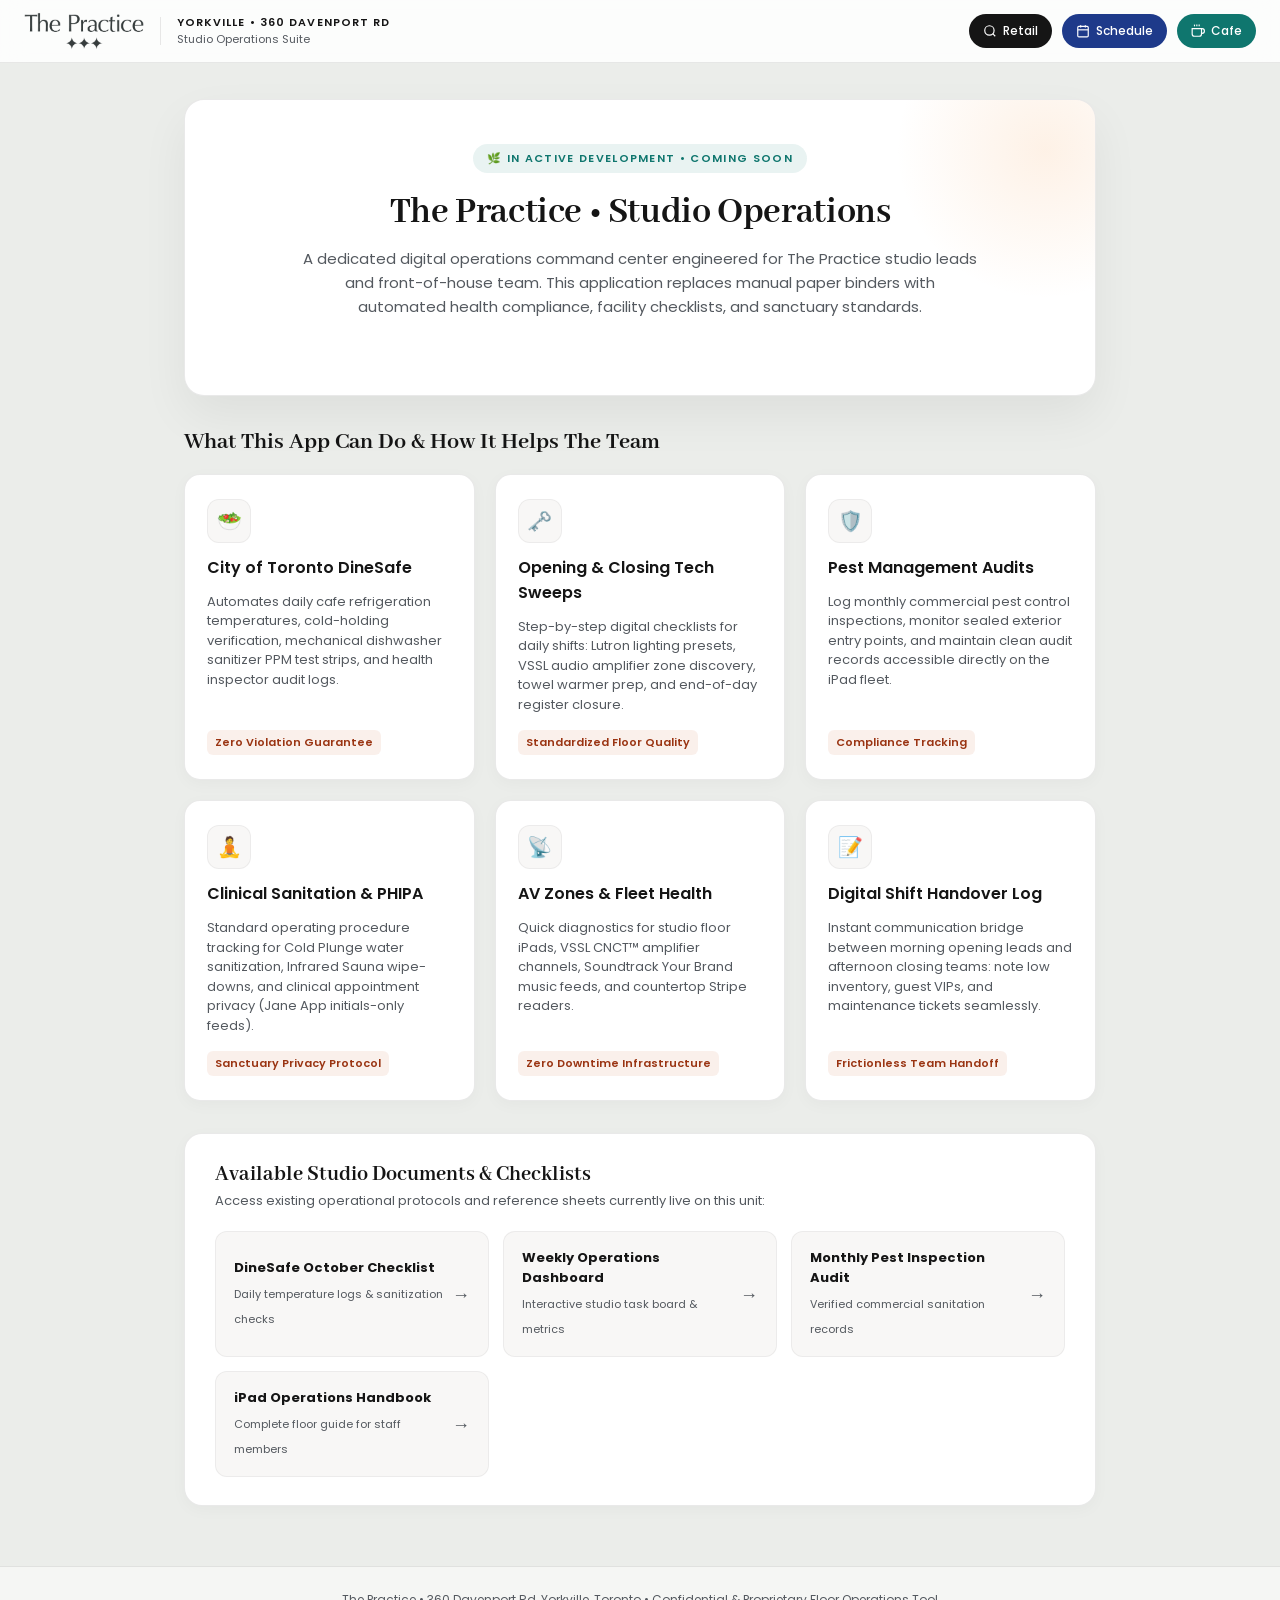
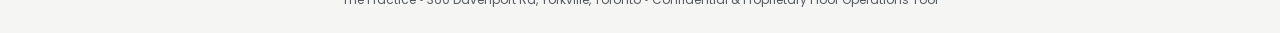
<file: operations/index.html>
<!DOCTYPE html>
<html lang="en">
<head>
  <meta charset="UTF-8">
  <meta name="viewport" content="width=device-width, initial-scale=1.0, maximum-scale=1.0, user-scalable=no, viewport-fit=cover">
  <title>The Practice • Studio Operations Suite</title>

  <!-- PWA & Apple Web App Meta Tags -->
  <meta name="theme-color" content="#EBEDEA">
  <meta name="apple-mobile-web-app-capable" content="yes">
  <meta name="apple-mobile-web-app-status-bar-style" content="default">
  <meta name="apple-mobile-web-app-title" content="The Practice Ops">
  <link rel="apple-touch-icon" href="../assets/apple-touch-icon.png">
  <link rel="icon" type="image/png" href="../assets/apple-touch-icon.png">

  <!-- Official The Practice Fonts: Abhaya Libre + Poppins -->
  <link rel="preconnect" href="https://fonts.googleapis.com">
  <link rel="preconnect" href="https://fonts.gstatic.com" crossorigin>
  <link href="https://fonts.googleapis.com/css2?family=Abhaya+Libre:wght@500;600;700&family=Poppins:wght@300;400;500;600;700&family=JetBrains+Mono:wght@400;500;600&display=swap" rel="stylesheet">

  <style>
    /* ==========================================================================
       THE PRACTICE • OFFICIAL BRAND DESIGN TOKENS
       ========================================================================== */
    @font-face {
      font-family: 'Optima';
      src: url('../assets/optima-regular.woff2') format('woff2'),
           url('../assets/optima-regular.woff') format('woff'),
           url('../assets/optima-regular.ttf') format('truetype');
      font-weight: normal;
      font-style: normal;
      font-display: swap;
    }

    :root {
      --color-bg-sage: #EBEDEA;           /* Architectural mineral lime stone */
      --color-primary: #151515;           /* Deep sanctuary charcoal */
      --color-text: #333333;              /* High-legibility charcoal slate */
      --color-text-muted: #54595F;        /* Muted editorial grey */
      --color-card-bg: #FFFFFF;           /* Alabaster white card surface */
      --color-surface: #F8F7F6;           /* Alabaster cream */
      --color-accent-amber: #F5A258;      /* Warm golden terracotta / amber */
      --color-accent-peach: #FFBC7D;      /* Soft transition peach */
      --color-button-indigo: #03095F;     /* Signature indigo / navy button */
      --color-ops-green: #2F4538;         /* Deep sanctuary pine / ops green */
      --color-border: rgba(21, 21, 21, 0.09);
      --color-border-subtle: rgba(21, 21, 21, 0.05);

      --font-heading: 'Abhaya Libre', 'Optima', Georgia, serif;
      --font-body: 'Poppins', -apple-system, BlinkMacSystemFont, "Segoe UI", Roboto, sans-serif;
      --font-mono: 'JetBrains Mono', Menlo, Monaco, Consolas, monospace;
    }

    * {
      box-sizing: border-box;
      margin: 0;
      padding: 0;
      -webkit-tap-highlight-color: transparent;
    }

    body {
      font-family: var(--font-body);
      background-color: var(--color-bg-sage);
      color: var(--color-text);
      min-height: 100vh;
      display: flex;
      flex-direction: column;
      overflow-x: hidden;
    }

    /* Top App Header */
    .app-header {
      background: rgba(255, 255, 255, 0.85);
      backdrop-filter: blur(12px);
      -webkit-backdrop-filter: blur(12px);
      border-bottom: 1px solid var(--color-border);
      padding: 12px 24px;
      display: flex;
      align-items: center;
      justify-content: space-between;
      position: sticky;
      top: 0;
      z-index: 100;
    }

    .header-left {
      display: flex;
      align-items: center;
      gap: 16px;
    }

    .brand-logo-img {
      height: 38px;
      width: auto;
      display: block;
    }

    .brand-divider {
      width: 1px;
      height: 28px;
      background: var(--color-border);
    }

    .brand-meta {
      display: flex;
      flex-direction: column;
    }

    .brand-location {
      font-size: 11px;
      font-weight: 600;
      letter-spacing: 0.1em;
      color: var(--color-primary);
      text-transform: uppercase;
    }

    .brand-subtitle {
      font-size: 11px;
      color: var(--color-text-muted);
    }

    .header-right {
      display: flex;
      align-items: center;
      gap: 10px;
    }

    .header-nav-btn {
      display: inline-flex;
      align-items: center;
      gap: 6px;
      padding: 8px 14px;
      border-radius: 999px;
      font-size: 12px;
      font-weight: 500;
      text-decoration: none;
      transition: all 0.2s ease;
      color: #FFFFFF;
      background: var(--color-primary);
    }

    .header-nav-btn:hover {
      transform: translateY(-1px);
      box-shadow: 0 4px 12px rgba(21, 21, 21, 0.15);
    }

    /* Main Container */
    .main-content {
      flex: 1;
      max-width: 960px;
      width: 100%;
      margin: 0 auto;
      padding: 36px 24px 60px;
      display: flex;
      flex-direction: column;
      gap: 32px;
    }

    /* Hero Card */
    .hero-card {
      background: #FFFFFF;
      border-radius: 20px;
      box-shadow: 0 20px 48px rgba(21, 21, 21, 0.06);
      border: 1px solid var(--color-border);
      padding: 44px 40px;
      text-align: center;
      position: relative;
      overflow: hidden;
    }

    .hero-ambient-glow {
      position: absolute;
      top: -100px;
      right: -100px;
      width: 300px;
      height: 300px;
      background: radial-gradient(circle, rgba(245, 162, 88, 0.15) 0%, rgba(255, 255, 255, 0) 70%);
      pointer-events: none;
    }

    .status-badge {
      display: inline-block;
      font-size: 11px;
      font-weight: 600;
      letter-spacing: 0.12em;
      text-transform: uppercase;
      color: #0F766E;
      background: rgba(15, 118, 110, 0.09);
      padding: 6px 14px;
      border-radius: 999px;
      margin-bottom: 18px;
    }

    .hero-title {
      font-family: var(--font-heading);
      font-size: 38px;
      color: var(--color-primary);
      margin-bottom: 12px;
      letter-spacing: -0.01em;
      line-height: 1.15;
    }

    .hero-subtitle {
      font-size: 15px;
      color: var(--color-text-muted);
      max-width: 680px;
      margin: 0 auto 32px;
      line-height: 1.6;
    }

    /* Capabilities Grid */
    .capabilities-section-title {
      font-family: var(--font-heading);
      font-size: 24px;
      color: var(--color-primary);
      margin-bottom: 18px;
    }

    .capabilities-grid {
      display: grid;
      grid-template-columns: repeat(auto-fit, minmax(280px, 1fr));
      gap: 20px;
    }

    .capability-card {
      background: #FFFFFF;
      border-radius: 16px;
      border: 1px solid var(--color-border);
      padding: 24px 22px;
      display: flex;
      flex-direction: column;
      gap: 12px;
      transition: all 0.2s ease;
      box-shadow: 0 4px 16px rgba(21, 21, 21, 0.03);
    }

    .capability-card:hover {
      transform: translateY(-2px);
      box-shadow: 0 8px 24px rgba(21, 21, 21, 0.08);
      border-color: rgba(21, 21, 21, 0.18);
    }

    .capability-icon-wrap {
      width: 44px;
      height: 44px;
      border-radius: 12px;
      display: flex;
      align-items: center;
      justify-content: center;
      font-size: 20px;
      background: var(--color-surface);
      border: 1px solid var(--color-border-subtle);
    }

    .capability-title {
      font-size: 16px;
      font-weight: 600;
      color: var(--color-primary);
    }

    .capability-desc {
      font-size: 13px;
      color: var(--color-text-muted);
      line-height: 1.5;
      flex: 1;
    }

    .capability-tag {
      font-size: 11px;
      font-weight: 600;
      color: #9A3412;
      background: rgba(194, 65, 12, 0.08);
      padding: 4px 8px;
      border-radius: 6px;
      align-self: flex-start;
      margin-top: 4px;
    }

    /* Live Tools Section */
    .tools-section {
      background: #FFFFFF;
      border-radius: 18px;
      border: 1px solid var(--color-border);
      padding: 28px 30px;
      box-shadow: 0 4px 16px rgba(21, 21, 21, 0.03);
    }

    .tools-title-group {
      margin-bottom: 20px;
    }

    .tools-title {
      font-family: var(--font-heading);
      font-size: 22px;
      color: var(--color-primary);
      margin-bottom: 4px;
    }

    .tools-sub {
      font-size: 13px;
      color: var(--color-text-muted);
    }

    .tools-list {
      display: grid;
      grid-template-columns: repeat(auto-fit, minmax(260px, 1fr));
      gap: 14px;
    }

    .tool-link-card {
      display: flex;
      align-items: center;
      justify-content: space-between;
      padding: 16px 18px;
      border-radius: 12px;
      background: var(--color-surface);
      border: 1px solid var(--color-border-subtle);
      text-decoration: none;
      color: var(--color-primary);
      transition: all 0.2s ease;
    }

    .tool-link-card:hover {
      background: #FFFFFF;
      border-color: var(--color-border);
      box-shadow: 0 4px 12px rgba(21, 21, 21, 0.06);
      transform: translateX(2px);
    }

    .tool-info strong {
      display: block;
      font-size: 13px;
      margin-bottom: 2px;
    }

    .tool-info span {
      font-size: 11px;
      color: var(--color-text-muted);
    }

    .tool-arrow {
      color: var(--color-text-muted);
      font-size: 18px;
      margin-left: 8px;
    }

    /* Footer */
    .app-footer {
      text-align: center;
      padding: 24px;
      font-size: 12px;
      color: var(--color-text-muted);
      border-top: 1px solid var(--color-border);
      background: rgba(255, 255, 255, 0.5);
    }

    @media (max-width: 640px) {
      .brand-meta { display: none; }
      .hero-card { padding: 32px 20px; }
      .hero-title { font-size: 28px; }
      .capabilities-grid { grid-template-columns: 1fr; }
    }
  </style>
</head>
<body>

  <!-- Top App Navigation Header -->
  <header class="app-header">
    <div class="header-left">
      <a href="../index.html" class="brand-logo-link" title="The Practice">
        <img src="../assets/the_practice_logo.png" alt="The Practice" class="brand-logo-img">
      </a>
      <div class="brand-divider"></div>
      <div class="brand-meta">
        <span class="brand-location">YORKVILLE • 360 DAVENPORT RD</span>
        <span class="brand-subtitle">Studio Operations Suite</span>
      </div>
    </div>

    <div class="header-right">
      <a href="../index.html" class="header-nav-btn" style="background:#151515;">
        <svg viewBox="0 0 24 24" fill="none" stroke="currentColor" stroke-width="2" style="width:14px;height:14px;"><circle cx="11" cy="11" r="8"></circle><line x1="21" y1="21" x2="16.65" y2="16.65"></line></svg>
        <span>Retail</span>
      </a>
      <a href="../daily_schedule.html" class="header-nav-btn" style="background:#1E3A8A;">
        <svg viewBox="0 0 24 24" fill="none" stroke="currentColor" stroke-width="2" style="width:14px;height:14px;"><rect x="3" y="4" width="18" height="18" rx="2" ry="2"></rect><line x1="16" y1="2" x2="16" y2="6"></line><line x1="8" y1="2" x2="8" y2="6"></line><line x1="3" y1="10" x2="21" y2="10"></line></svg>
        <span>Schedule</span>
      </a>
      <a href="../cafe/index.html" class="header-nav-btn" style="background:#0F766E;">
        <svg viewBox="0 0 24 24" fill="none" stroke="currentColor" stroke-width="2" style="width:14px;height:14px;"><path d="M18 8h1a4 4 0 0 1 0 8h-1"></path><path d="M2 8h16v9a4 4 0 0 1-4 4H6a4 4 0 0 1-4-4V8z"></path><line x1="6" y1="1" x2="6" y2="4"></line><line x1="10" y1="1" x2="10" y2="4"></line><line x1="14" y1="1" x2="14" y2="4"></line></svg>
        <span>Cafe</span>
      </a>
    </div>
  </header>

  <!-- Main Body Content -->
  <main class="main-content">

    <!-- Hero Card -->
    <section class="hero-card">
      <div class="hero-ambient-glow"></div>
      <span class="status-badge">🌿 IN ACTIVE DEVELOPMENT • COMING SOON</span>
      <h1 class="hero-title">The Practice • Studio Operations</h1>
      <p class="hero-subtitle">
        A dedicated digital operations command center engineered for The Practice studio leads and front-of-house team. This application replaces manual paper binders with automated health compliance, facility checklists, and sanctuary standards.
      </p>
    </section>

    <!-- Capabilities / How It Will Help -->
    <section>
      <h2 class="capabilities-section-title">What This App Can Do & How It Helps The Team</h2>
      
      <div class="capabilities-grid">
        
        <!-- DineSafe -->
        <article class="capability-card">
          <div class="capability-icon-wrap" style="color:#0F766E;">🥗</div>
          <h3 class="capability-title">City of Toronto DineSafe</h3>
          <p class="capability-desc">
            Automates daily cafe refrigeration temperatures, cold-holding verification, mechanical dishwasher sanitizer PPM test strips, and health inspector audit logs.
          </p>
          <span class="capability-tag">Zero Violation Guarantee</span>
        </article>

        <!-- Opening/Closing -->
        <article class="capability-card">
          <div class="capability-icon-wrap" style="color:#D96B27;">🗝️</div>
          <h3 class="capability-title">Opening & Closing Tech Sweeps</h3>
          <p class="capability-desc">
            Step-by-step digital checklists for daily shifts: Lutron lighting presets, VSSL audio amplifier zone discovery, towel warmer prep, and end-of-day register closure.
          </p>
          <span class="capability-tag">Standardized Floor Quality</span>
        </article>

        <!-- Pest Management -->
        <article class="capability-card">
          <div class="capability-icon-wrap" style="color:#2F4538;">🛡️</div>
          <h3 class="capability-title">Pest Management Audits</h3>
          <p class="capability-desc">
            Log monthly commercial pest control inspections, monitor sealed exterior entry points, and maintain clean audit records accessible directly on the iPad fleet.
          </p>
          <span class="capability-tag">Compliance Tracking</span>
        </article>

        <!-- Clinical Privacy -->
        <article class="capability-card">
          <div class="capability-icon-wrap" style="color:#1E3A8A;">🧘</div>
          <h3 class="capability-title">Clinical Sanitation & PHIPA</h3>
          <p class="capability-desc">
            Standard operating procedure tracking for Cold Plunge water sanitization, Infrared Sauna wipe-downs, and clinical appointment privacy (Jane App initials-only feeds).
          </p>
          <span class="capability-tag">Sanctuary Privacy Protocol</span>
        </article>

        <!-- AV & iPad Fleet Health -->
        <article class="capability-card">
          <div class="capability-icon-wrap" style="color:#03095F;">📡</div>
          <h3 class="capability-title">AV Zones & Fleet Health</h3>
          <p class="capability-desc">
            Quick diagnostics for studio floor iPads, VSSL CNCT™ amplifier channels, Soundtrack Your Brand music feeds, and countertop Stripe readers.
          </p>
          <span class="capability-tag">Zero Downtime Infrastructure</span>
        </article>

        <!-- Shift Handover -->
        <article class="capability-card">
          <div class="capability-icon-wrap" style="color:#B45309;">📝</div>
          <h3 class="capability-title">Digital Shift Handover Log</h3>
          <p class="capability-desc">
            Instant communication bridge between morning opening leads and afternoon closing teams: note low inventory, guest VIPs, and maintenance tickets seamlessly.
          </p>
          <span class="capability-tag">Frictionless Team Handoff</span>
        </article>

      </div>
    </section>

    <!-- Active Operational Documents & Tools Preview -->
    <section class="tools-section">
      <div class="tools-title-group">
        <h2 class="tools-title">Available Studio Documents & Checklists</h2>
        <p class="tools-sub">Access existing operational protocols and reference sheets currently live on this unit:</p>
      </div>

      <div class="tools-list">
        <a href="./DineSafe_October_2026_Checklist.html" class="tool-link-card">
          <div class="tool-info">
            <strong>DineSafe October Checklist</strong>
            <span>Daily temperature logs & sanitization checks</span>
          </div>
          <span class="tool-arrow">→</span>
        </a>

        <a href="./TechOps_Weekly_Operations_Dashboard.html" class="tool-link-card">
          <div class="tool-info">
            <strong>Weekly Operations Dashboard</strong>
            <span>Interactive studio task board & metrics</span>
          </div>
          <span class="tool-arrow">→</span>
        </a>

        <a href="./Pest_Inspection_October_2026.html" class="tool-link-card">
          <div class="tool-info">
            <strong>Monthly Pest Inspection Audit</strong>
            <span>Verified commercial sanitation records</span>
          </div>
          <span class="tool-arrow">→</span>
        </a>

        <a href="../The_Practice_Retail_Identifier_iPad_Operations_Handbook.html" class="tool-link-card">
          <div class="tool-info">
            <strong>iPad Operations Handbook</strong>
            <span>Complete floor guide for staff members</span>
          </div>
          <span class="tool-arrow">→</span>
        </a>
      </div>
    </section>

  </main>

  <footer class="app-footer">
    <p>The Practice • 360 Davenport Rd, Yorkville, Toronto • Confidential & Proprietary Floor Operations Tool</p>
  </footer>

</body>
</html>
</file>
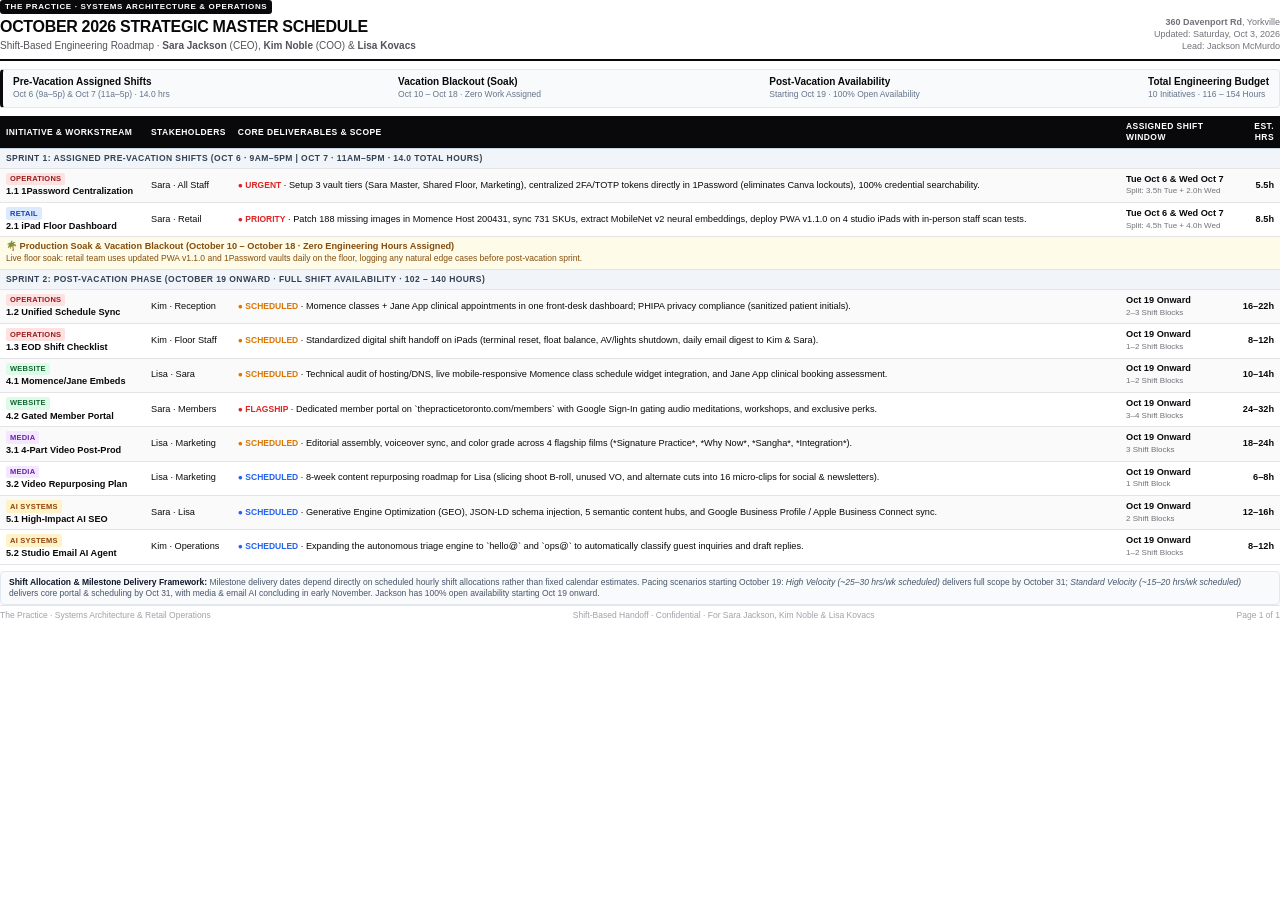
<file: schedule/index.html>
<!DOCTYPE html>
<html lang="en">
<head>
    <meta charset="UTF-8">
    <meta name="viewport" content="width=device-width, initial-scale=1.0">
    <title>The Practice • October 2026 Strategic Master Schedule</title>
    <style>
        @page {
            size: letter portrait;
            margin: 6mm 8mm 6mm 8mm;
        }
        * {
            box-sizing: border-box;
            -webkit-print-color-adjust: exact !important;
            print-color-adjust: exact !important;
        }
        body {
            font-family: -apple-system, BlinkMacSystemFont, "Segoe UI", Roboto, Helvetica, Arial, sans-serif;
            background-color: #ffffff;
            color: #09090b;
            margin: 0;
            padding: 0;
            font-size: 10px;
            line-height: 1.28;
        }
        .container {
            width: 100%;
            height: 100%;
            display: flex;
            flex-direction: column;
            justify-content: space-between;
        }
        .header {
            border-bottom: 2px solid #09090b;
            padding-bottom: 6px;
            margin-bottom: 8px;
            display: flex;
            justify-content: space-between;
            align-items: flex-end;
        }
        .header-title-block h1 {
            font-size: 16px;
            font-weight: 800;
            letter-spacing: -0.02em;
            margin: 0 0 2px 0;
            text-transform: uppercase;
            color: #09090b;
        }
        .header-title-block p {
            margin: 0;
            color: #52525b;
            font-size: 10px;
            font-weight: 500;
        }
        .badge-studio {
            display: inline-block;
            background: #09090b;
            color: #ffffff;
            font-size: 8px;
            font-weight: 700;
            letter-spacing: 0.08em;
            text-transform: uppercase;
            padding: 2px 5px;
            border-radius: 3px;
            margin-bottom: 3px;
        }
        .header-meta {
            text-align: right;
            font-size: 9px;
            color: #71717a;
            line-height: 1.3;
        }

        /* Summary Banner */
        .summary-banner {
            background-color: #f8fafc;
            border: 1px solid #e2e8f0;
            border-left: 3px solid #09090b;
            border-radius: 4px;
            padding: 6px 10px;
            margin-bottom: 8px;
            display: flex;
            justify-content: space-between;
            align-items: center;
        }
        .summary-banner .item strong {
            display: block;
            font-size: 10px;
            color: #09090b;
        }
        .summary-banner .item span {
            font-size: 8.5px;
            color: #64748b;
        }

        /* Schedule Table */
        table.schedule-table {
            width: 100%;
            border-collapse: collapse;
            font-size: 9.2px;
            margin-bottom: 6px;
        }
        table.schedule-table th {
            background-color: #09090b;
            color: #ffffff;
            text-align: left;
            font-size: 8.5px;
            text-transform: uppercase;
            letter-spacing: 0.05em;
            font-weight: 700;
            padding: 5px 6px;
        }
        table.schedule-table td {
            padding: 4px 6px;
            border-bottom: 1px solid #e4e4e7;
            vertical-align: middle;
        }
        table.schedule-table tr:nth-child(even) td {
            background-color: #fafafa;
        }

        .section-row td {
            background-color: #f1f5f9 !important;
            font-weight: 800;
            font-size: 8.5px;
            text-transform: uppercase;
            letter-spacing: 0.05em;
            color: #334155;
            padding: 4px 6px;
            border-top: 1px solid #cbd5e1;
            border-bottom: 1px solid #cbd5e1;
        }

        .soak-row td {
            background-color: #fefce8 !important;
            border-top: 1px dashed #ca8a04;
            border-bottom: 1px dashed #ca8a04;
            color: #854d0e;
            padding: 4px 6px;
        }

        .pillar-tag {
            display: inline-block;
            font-size: 7.5px;
            font-weight: 800;
            text-transform: uppercase;
            letter-spacing: 0.03em;
            padding: 1.5px 4px;
            border-radius: 2px;
            margin-bottom: 1px;
        }
        .p-ops { background-color: #fee2e2; color: #991b1b; }
        .p-retail { background-color: #dbeafe; color: #1e40af; }
        .p-video { background-color: #f3e8ff; color: #6b21a8; }
        .p-web { background-color: #dcfce7; color: #166534; }
        .p-ai { background-color: #fef3c7; color: #92400e; }

        .priority-p0 {
            color: #dc2626;
            font-weight: 800;
            font-size: 8.5px;
        }
        .priority-p1 {
            color: #d97706;
            font-weight: 700;
            font-size: 8.5px;
        }
        .priority-p2 {
            color: #2563eb;
            font-weight: 600;
            font-size: 8.5px;
        }

        /* Dependency Callout Box */
        .dependency-box {
            background: #f8fafc;
            border: 1px solid #e2e8f0;
            border-radius: 4px;
            padding: 5px 8px;
            margin-top: 2px;
            font-size: 8.5px;
            line-height: 1.3;
            color: #475569;
        }
        .dependency-box strong {
            color: #0f172a;
        }

        .footer {
            border-top: 1px solid #e4e4e7;
            padding-top: 4px;
            font-size: 8.5px;
            color: #a1a1aa;
            display: flex;
            justify-content: space-between;
            align-items: center;
        }
    </style>
</head>
<body>
    <div class="container">
        <div>
            <!-- Header -->
            <div class="header">
                <div class="header-title-block">
                    <span class="badge-studio">The Practice &middot; Systems Architecture & Operations</span>
                    <h1>October 2026 Strategic Master Schedule</h1>
                    <p>Shift-Based Engineering Roadmap &middot; <strong>Sara Jackson</strong> (CEO), <strong>Kim Noble</strong> (COO) & <strong>Lisa Kovacs</strong></p>
                </div>
                <div class="header-meta">
                    <strong>360 Davenport Rd</strong>, Yorkville<br>
                    Updated: Saturday, Oct 3, 2026<br>
                    Lead: Jackson McMurdo
                </div>
            </div>

            <!-- Summary Banner -->
            <div class="summary-banner">
                <div class="item">
                    <strong>Pre-Vacation Assigned Shifts</strong>
                    <span>Oct 6 (9a–5p) & Oct 7 (11a–5p) &middot; 14.0 hrs</span>
                </div>
                <div class="item">
                    <strong>Vacation Blackout (Soak)</strong>
                    <span>Oct 10 – Oct 18 &middot; Zero Work Assigned</span>
                </div>
                <div class="item">
                    <strong>Post-Vacation Availability</strong>
                    <span>Starting Oct 19 &middot; 100% Open Availability</span>
                </div>
                <div class="item">
                    <strong>Total Engineering Budget</strong>
                    <span>10 Initiatives &middot; 116 – 154 Hours</span>
                </div>
            </div>

            <!-- Master Table -->
            <table class="schedule-table">
                <thead>
                    <tr>
                        <th style="width: 145px;">Initiative & Workstream</th>
                        <th style="width: 80px;">Stakeholders</th>
                        <th>Core Deliverables & Scope</th>
                        <th style="width: 110px;">Assigned Shift Window</th>
                        <th style="width: 50px; text-align: right;">Est. Hrs</th>
                    </tr>
                </thead>
                <tbody>
                    <!-- SPRINT 1 HEADER -->
                    <tr class="section-row">
                        <td colspan="5">Sprint 1: Assigned Pre-Vacation Shifts (Oct 6 &middot; 9am–5pm | Oct 7 &middot; 11am–5pm &middot; 14.0 Total Hours)</td>
                    </tr>

                    <!-- 1Password -->
                    <tr>
                        <td>
                            <span class="pillar-tag p-ops">Operations</span><br>
                            <strong>1.1 1Password Centralization</strong>
                        </td>
                        <td>Sara &middot; All Staff</td>
                        <td>
                            <span class="priority-p0">● URGENT</span> &middot; Setup 3 vault tiers (Sara Master, Shared Floor, Marketing), centralized 2FA/TOTP tokens directly in 1Password (eliminates Canva lockouts), 100% credential searchability.
                        </td>
                        <td>
                            <strong>Tue Oct 6 & Wed Oct 7</strong><br>
                            <span style="font-size: 8px; color: #71717a;">Split: 3.5h Tue + 2.0h Wed</span>
                        </td>
                        <td style="text-align: right; font-weight: 700;">5.5h</td>
                    </tr>

                    <!-- Retail Dashboard -->
                    <tr>
                        <td>
                            <span class="pillar-tag p-retail">Retail</span><br>
                            <strong>2.1 iPad Floor Dashboard</strong>
                        </td>
                        <td>Sara &middot; Retail</td>
                        <td>
                            <span class="priority-p0">● PRIORITY</span> &middot; Patch 188 missing images in Momence Host 200431, sync 731 SKUs, extract MobileNet v2 neural embeddings, deploy PWA v1.1.0 on 4 studio iPads with in-person staff scan tests.
                        </td>
                        <td>
                            <strong>Tue Oct 6 & Wed Oct 7</strong><br>
                            <span style="font-size: 8px; color: #71717a;">Split: 4.5h Tue + 4.0h Wed</span>
                        </td>
                        <td style="text-align: right; font-weight: 700;">8.5h</td>
                    </tr>

                    <!-- VACATION SOAK ROW -->
                    <tr class="soak-row">
                        <td colspan="5">
                            <strong>🌴 Production Soak & Vacation Blackout (October 10 – October 18 &middot; Zero Engineering Hours Assigned)</strong><br>
                            <span style="font-size: 8.5px;">Live floor soak: retail team uses updated PWA v1.1.0 and 1Password vaults daily on the floor, logging any natural edge cases before post-vacation sprint.</span>
                        </td>
                    </tr>

                    <!-- SPRINT 2 HEADER -->
                    <tr class="section-row">
                        <td colspan="5">Sprint 2: Post-Vacation Phase (October 19 Onward &middot; Full Shift Availability &middot; 102 – 140 Hours)</td>
                    </tr>

                    <!-- Unified Daily Schedule -->
                    <tr>
                        <td>
                            <span class="pillar-tag p-ops">Operations</span><br>
                            <strong>1.2 Unified Schedule Sync</strong>
                        </td>
                        <td>Kim &middot; Reception</td>
                        <td>
                            <span class="priority-p1">● SCHEDULED</span> &middot; Momence classes + Jane App clinical appointments in one front-desk dashboard; PHIPA privacy compliance (sanitized patient initials).
                        </td>
                        <td>
                            <strong>Oct 19 Onward</strong><br>
                            <span style="font-size: 8px; color: #71717a;">2–3 Shift Blocks</span>
                        </td>
                        <td style="text-align: right; font-weight: 700;">16–22h</td>
                    </tr>

                    <!-- EOD Checklist -->
                    <tr>
                        <td>
                            <span class="pillar-tag p-ops">Operations</span><br>
                            <strong>1.3 EOD Shift Checklist</strong>
                        </td>
                        <td>Kim &middot; Floor Staff</td>
                        <td>
                            <span class="priority-p1">● SCHEDULED</span> &middot; Standardized digital shift handoff on iPads (terminal reset, float balance, AV/lights shutdown, daily email digest to Kim & Sara).
                        </td>
                        <td>
                            <strong>Oct 19 Onward</strong><br>
                            <span style="font-size: 8px; color: #71717a;">1–2 Shift Blocks</span>
                        </td>
                        <td style="text-align: right; font-weight: 700;">8–12h</td>
                    </tr>

                    <!-- Website Embeds -->
                    <tr>
                        <td>
                            <span class="pillar-tag p-web">Website</span><br>
                            <strong>4.1 Momence/Jane Embeds</strong>
                        </td>
                        <td>Lisa &middot; Sara</td>
                        <td>
                            <span class="priority-p1">● SCHEDULED</span> &middot; Technical audit of hosting/DNS, live mobile-responsive Momence class schedule widget integration, and Jane App clinical booking assessment.
                        </td>
                        <td>
                            <strong>Oct 19 Onward</strong><br>
                            <span style="font-size: 8px; color: #71717a;">1–2 Shift Blocks</span>
                        </td>
                        <td style="text-align: right; font-weight: 700;">10–14h</td>
                    </tr>

                    <!-- Member Sign-In Portal -->
                    <tr>
                        <td>
                            <span class="pillar-tag p-web">Website</span><br>
                            <strong>4.2 Gated Member Portal</strong>
                        </td>
                        <td>Sara &middot; Members</td>
                        <td>
                            <span class="priority-p0">● FLAGSHIP</span> &middot; Dedicated member portal on `thepracticetoronto.com/members` with Google Sign-In gating audio meditations, workshops, and exclusive perks.
                        </td>
                        <td>
                            <strong>Oct 19 Onward</strong><br>
                            <span style="font-size: 8px; color: #71717a;">3–4 Shift Blocks</span>
                        </td>
                        <td style="text-align: right; font-weight: 700;">24–32h</td>
                    </tr>

                    <!-- 4-Part Video Series -->
                    <tr>
                        <td>
                            <span class="pillar-tag p-video">Media</span><br>
                            <strong>3.1 4-Part Video Post-Prod</strong>
                        </td>
                        <td>Lisa &middot; Marketing</td>
                        <td>
                            <span class="priority-p1">● SCHEDULED</span> &middot; Editorial assembly, voiceover sync, and color grade across 4 flagship films (*Signature Practice*, *Why Now*, *Sangha*, *Integration*).
                        </td>
                        <td>
                            <strong>Oct 19 Onward</strong><br>
                            <span style="font-size: 8px; color: #71717a;">3 Shift Blocks</span>
                        </td>
                        <td style="text-align: right; font-weight: 700;">18–24h</td>
                    </tr>

                    <!-- Video Repurposing Plan -->
                    <tr>
                        <td>
                            <span class="pillar-tag p-video">Media</span><br>
                            <strong>3.2 Video Repurposing Plan</strong>
                        </td>
                        <td>Lisa &middot; Marketing</td>
                        <td>
                            <span class="priority-p2">● SCHEDULED</span> &middot; 8-week content repurposing roadmap for Lisa (slicing shoot B-roll, unused VO, and alternate cuts into 16 micro-clips for social & newsletters).
                        </td>
                        <td>
                            <strong>Oct 19 Onward</strong><br>
                            <span style="font-size: 8px; color: #71717a;">1 Shift Block</span>
                        </td>
                        <td style="text-align: right; font-weight: 700;">6–8h</td>
                    </tr>

                    <!-- AI SEO -->
                    <tr>
                        <td>
                            <span class="pillar-tag p-ai">AI Systems</span><br>
                            <strong>5.1 High-Impact AI SEO</strong>
                        </td>
                        <td>Sara &middot; Lisa</td>
                        <td>
                            <span class="priority-p2">● SCHEDULED</span> &middot; Generative Engine Optimization (GEO), JSON-LD schema injection, 5 semantic content hubs, and Google Business Profile / Apple Business Connect sync.
                        </td>
                        <td>
                            <strong>Oct 19 Onward</strong><br>
                            <span style="font-size: 8px; color: #71717a;">2 Shift Blocks</span>
                        </td>
                        <td style="text-align: right; font-weight: 700;">12–16h</td>
                    </tr>

                    <!-- Email AI Agent -->
                    <tr>
                        <td>
                            <span class="pillar-tag p-ai">AI Systems</span><br>
                            <strong>5.2 Studio Email AI Agent</strong>
                        </td>
                        <td>Kim &middot; Operations</td>
                        <td>
                            <span class="priority-p2">● SCHEDULED</span> &middot; Expanding the autonomous triage engine to `hello@` and `ops@` to automatically classify guest inquiries and draft replies.
                        </td>
                        <td>
                            <strong>Oct 19 Onward</strong><br>
                            <span style="font-size: 8px; color: #71717a;">1–2 Shift Blocks</span>
                        </td>
                        <td style="text-align: right; font-weight: 700;">8–12h</td>
                    </tr>
                </tbody>
            </table>

            <!-- Shift Dependency Callout -->
            <div class="dependency-box">
                <strong>Shift Allocation & Milestone Delivery Framework:</strong> Milestone delivery dates depend directly on scheduled hourly shift allocations rather than fixed calendar estimates. Pacing scenarios starting October 19: <em>High Velocity (~25–30 hrs/wk scheduled)</em> delivers full scope by October 31; <em>Standard Velocity (~15–20 hrs/wk scheduled)</em> delivers core portal & scheduling by Oct 31, with media & email AI concluding in early November. Jackson has 100% open availability starting Oct 19 onward.
            </div>
        </div>

        <!-- Footer -->
        <div class="footer">
            <span>The Practice &middot; Systems Architecture & Retail Operations</span>
            <span>Shift-Based Handoff &middot; Confidential &middot; For Sara Jackson, Kim Noble & Lisa Kovacs</span>
            <span>Page 1 of 1</span>
        </div>
    </div>
</body>
</html>
</file>
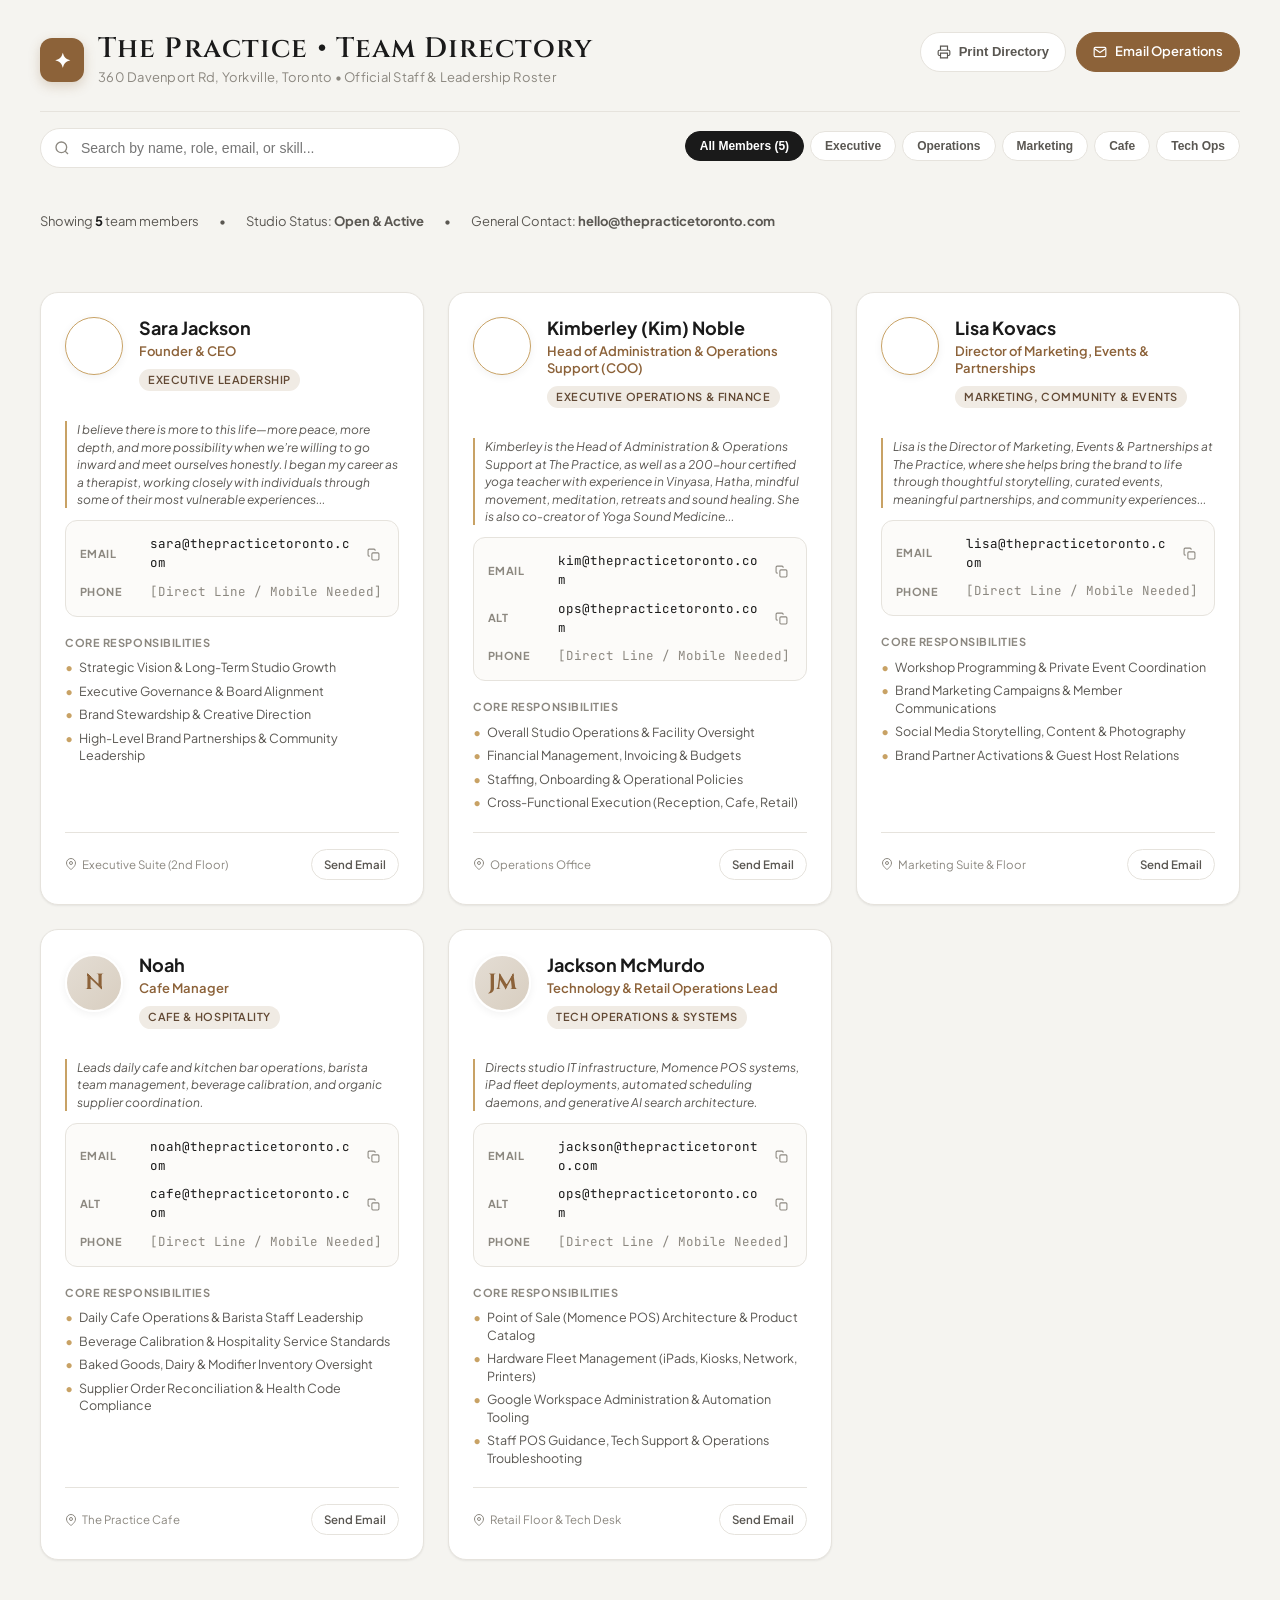
<file: team/index.html>
<!DOCTYPE html>
<html lang="en">
<head>
  <meta charset="UTF-8">
  <meta name="viewport" content="width=device-width, initial-scale=1.0">
  <title>The Practice — Team Directory & Staff Roster</title>
  <meta name="description" content="Internal team directory and operational contact roster for The Practice at 360 Davenport Rd.">
  <link rel="preconnect" href="https://fonts.googleapis.com">
  <link rel="preconnect" href="https://fonts.gstatic.com" crossorigin>
  <link href="https://fonts.googleapis.com/css2?family=Plus+Jakarta+Sans:wght@300;400;500;600;700&family=Cinzel:wght@500;600;700&family=JetBrains+Mono:wght@400;500&display=swap" rel="stylesheet">
  
  <style>
    :root {
      --bg-base: #f5f4f0;
      --bg-surface: #ffffff;
      --bg-card: #fcfbf9;
      --bg-card-hover: #ffffff;
      --border-subtle: #e6e3dd;
      --border-focus: #8c6239;
      
      --text-primary: #1a1a1a;
      --text-secondary: #5a5752;
      --text-muted: #8c8880;
      
      --brand-bronze: #8c6239;
      --brand-bronze-light: #f7f2ed;
      --brand-gold: #c8a265;
      --accent-charcoal: #2c2a29;
      --badge-exec: #3b332a;
      --badge-ops: #2f4538;
      --badge-cafe: #6e4627;
      --badge-marketing: #4a365d;
      --badge-tech: #1f3b4d;

      --shadow-sm: 0 1px 3px rgba(0,0,0,0.03), 0 1px 2px rgba(0,0,0,0.04);
      --shadow-md: 0 4px 12px rgba(0,0,0,0.05), 0 1px 3px rgba(0,0,0,0.04);
      --shadow-lg: 0 12px 32px rgba(0,0,0,0.08), 0 2px 6px rgba(0,0,0,0.04);
      
      --radius-sm: 8px;
      --radius-md: 12px;
      --radius-lg: 18px;
      --radius-pill: 9999px;
      
      --transition: all 0.2s cubic-bezier(0.16, 1, 0.3, 1);
    }

    * {
      box-sizing: border-box;
      margin: 0;
      padding: 0;
    }

    body {
      font-family: 'Plus Jakarta Sans', -apple-system, BlinkMacSystemFont, sans-serif;
      background-color: var(--bg-base);
      color: var(--text-primary);
      line-height: 1.5;
      -webkit-font-smoothing: antialiased;
      padding: 32px 24px 80px;
    }

    .container {
      max-width: 1200px;
      margin: 0 auto;
    }

    /* Header */
    header {
      margin-bottom: 36px;
      display: flex;
      flex-direction: column;
      gap: 16px;
    }

    .header-top {
      display: flex;
      justify-content: space-between;
      align-items: flex-start;
      flex-wrap: wrap;
      gap: 16px;
      border-bottom: 1px solid var(--border-subtle);
      padding-bottom: 24px;
    }

    .brand-mark {
      display: flex;
      align-items: center;
      gap: 14px;
    }

    .brand-logo-sparkle {
      width: 44px;
      height: 44px;
      border-radius: var(--radius-md);
      background: var(--brand-bronze);
      color: #fff;
      display: flex;
      align-items: center;
      justify-content: center;
      font-size: 20px;
      font-weight: 700;
      box-shadow: 0 4px 12px rgba(140, 98, 57, 0.25);
    }

    .brand-titles h1 {
      font-family: 'Cinzel', Georgia, serif;
      font-size: 28px;
      font-weight: 600;
      letter-spacing: 0.04em;
      color: var(--text-primary);
      line-height: 1.2;
    }

    .brand-titles p {
      font-size: 13px;
      color: var(--text-muted);
      letter-spacing: 0.02em;
      margin-top: 2px;
    }

    .header-actions {
      display: flex;
      gap: 10px;
    }

    .btn {
      display: inline-flex;
      align-items: center;
      gap: 8px;
      padding: 9px 16px;
      font-size: 13px;
      font-weight: 600;
      border-radius: var(--radius-pill);
      border: 1px solid var(--border-subtle);
      background: var(--bg-surface);
      color: var(--text-secondary);
      cursor: pointer;
      transition: var(--transition);
      text-decoration: none;
    }

    .btn:hover {
      background: #faf9f6;
      color: var(--text-primary);
      border-color: var(--brand-bronze);
      box-shadow: var(--shadow-sm);
    }

    .btn-primary {
      background: var(--brand-bronze);
      color: #fff;
      border-color: var(--brand-bronze);
    }

    .btn-primary:hover {
      background: #75512d;
      color: #fff;
    }

    /* Controls Bar: Search & Filter */
    .controls-bar {
      display: flex;
      flex-wrap: wrap;
      gap: 14px;
      justify-content: space-between;
      align-items: center;
      margin-bottom: 28px;
    }

    .search-box {
      position: relative;
      flex: 1;
      min-width: 260px;
      max-width: 420px;
    }

    .search-icon {
      position: absolute;
      left: 14px;
      top: 50%;
      transform: translateY(-50%);
      color: var(--text-muted);
      pointer-events: none;
    }

    .search-input {
      width: 100%;
      padding: 11px 16px 11px 40px;
      border-radius: var(--radius-pill);
      border: 1px solid var(--border-subtle);
      background: var(--bg-surface);
      font-size: 14px;
      color: var(--text-primary);
      outline: none;
      transition: var(--transition);
    }

    .search-input:focus {
      border-color: var(--brand-bronze);
      box-shadow: 0 0 0 3px rgba(140, 98, 57, 0.12);
    }

    .filter-group {
      display: flex;
      gap: 6px;
      overflow-x: auto;
      padding-bottom: 4px;
    }

    .filter-chip {
      padding: 7px 14px;
      font-size: 12px;
      font-weight: 600;
      border-radius: var(--radius-pill);
      border: 1px solid var(--border-subtle);
      background: var(--bg-surface);
      color: var(--text-secondary);
      cursor: pointer;
      white-space: nowrap;
      transition: var(--transition);
    }

    .filter-chip:hover {
      border-color: var(--brand-bronze);
      color: var(--brand-bronze);
    }

    .filter-chip.active {
      background: var(--text-primary);
      color: #ffffff;
      border-color: var(--text-primary);
    }

    /* Stats Banner */
    .stats-bar {
      display: flex;
      gap: 20px;
      font-size: 13px;
      color: var(--text-secondary);
      margin-bottom: 24px;
      align-items: center;
    }

    .stats-count {
      font-weight: 700;
      color: var(--text-primary);
    }

    /* Grid */
    .team-grid {
      display: grid;
      grid-template-columns: repeat(auto-fill, minmax(350px, 1fr));
      gap: 24px;
    }

    /* Team Card */
    .team-card {
      background: var(--bg-surface);
      border: 1px solid var(--border-subtle);
      border-radius: var(--radius-lg);
      padding: 24px;
      box-shadow: var(--shadow-sm);
      transition: var(--transition);
      display: flex;
      flex-direction: column;
      position: relative;
    }

    .team-card:hover {
      transform: translateY(-3px);
      box-shadow: var(--shadow-md);
      border-color: #d6cfc5;
    }

    .card-header {
      display: flex;
      align-items: flex-start;
      gap: 16px;
      margin-bottom: 18px;
    }

    .avatar {
      width: 58px;
      height: 58px;
      border-radius: 50%;
      background: linear-gradient(135deg, #e4ddd4 0%, #d8cec0 100%);
      color: var(--brand-bronze);
      font-family: 'Cinzel', serif;
      font-size: 22px;
      font-weight: 700;
      display: flex;
      align-items: center;
      justify-content: center;
      border: 2px solid #ffffff;
      box-shadow: 0 2px 8px rgba(0,0,0,0.06);
      flex-shrink: 0;
    }

    .card-meta {
      flex: 1;
    }

    .card-name {
      font-size: 18px;
      font-weight: 700;
      color: var(--text-primary);
      line-height: 1.25;
      margin-bottom: 4px;
    }

    .card-role {
      font-size: 13px;
      font-weight: 600;
      color: var(--brand-bronze);
      line-height: 1.3;
      margin-bottom: 6px;
    }

    .badge-dept {
      display: inline-block;
      font-size: 11px;
      font-weight: 600;
      text-transform: uppercase;
      letter-spacing: 0.05em;
      padding: 3px 9px;
      border-radius: var(--radius-pill);
      background: #f0ebe4;
      color: #614833;
    }

    .card-contacts {
      display: flex;
      flex-direction: column;
      gap: 10px;
      margin-bottom: 18px;
      background: var(--bg-card);
      border: 1px solid var(--border-subtle);
      border-radius: var(--radius-md);
      padding: 14px;
    }

    .contact-item {
      display: flex;
      align-items: center;
      gap: 10px;
      font-size: 13px;
    }

    .contact-label {
      width: 60px;
      font-size: 11px;
      text-transform: uppercase;
      font-weight: 700;
      color: var(--text-muted);
      letter-spacing: 0.04em;
    }

    .contact-value {
      flex: 1;
      font-family: 'JetBrains Mono', monospace;
      font-size: 12.5px;
      color: var(--text-primary);
      text-decoration: none;
      word-break: break-all;
    }

    .contact-value:hover {
      color: var(--brand-bronze);
      text-decoration: underline;
    }

    .btn-copy {
      background: none;
      border: none;
      color: var(--text-muted);
      cursor: pointer;
      padding: 4px;
      border-radius: 4px;
      transition: var(--transition);
      display: flex;
      align-items: center;
    }

    .btn-copy:hover {
      color: var(--brand-bronze);
      background: #e8e4dc;
    }

    .card-section-title {
      font-size: 11px;
      text-transform: uppercase;
      font-weight: 700;
      letter-spacing: 0.05em;
      color: var(--text-muted);
      margin-bottom: 8px;
    }

    .responsibilities-list {
      list-style: none;
      margin-bottom: 20px;
      display: flex;
      flex-direction: column;
      gap: 6px;
    }

    .responsibilities-list li {
      font-size: 12.5px;
      color: var(--text-secondary);
      position: relative;
      padding-left: 14px;
      line-height: 1.4;
    }

    .responsibilities-list li::before {
      content: "•";
      position: absolute;
      left: 0;
      color: var(--brand-gold);
      font-weight: bold;
    }

    .card-footer {
      margin-top: auto;
      padding-top: 16px;
      border-top: 1px solid var(--border-subtle);
      display: flex;
      justify-content: space-between;
      align-items: center;
      gap: 8px;
    }

    .location-tag {
      font-size: 11.5px;
      color: var(--text-muted);
      display: flex;
      align-items: center;
      gap: 5px;
    }

    .action-links {
      display: flex;
      gap: 6px;
    }

    .btn-action-icon {
      padding: 6px 12px;
      font-size: 11.5px;
      font-weight: 600;
      border-radius: var(--radius-pill);
      border: 1px solid var(--border-subtle);
      background: var(--bg-surface);
      color: var(--text-secondary);
      text-decoration: none;
      transition: var(--transition);
    }

    .btn-action-icon:hover {
      background: var(--brand-bronze-light);
      border-color: var(--brand-bronze);
      color: var(--brand-bronze);
    }

    /* Toast Notification */
    .toast {
      position: fixed;
      bottom: 24px;
      right: 24px;
      background: var(--text-primary);
      color: #fff;
      padding: 12px 20px;
      border-radius: var(--radius-pill);
      font-size: 13px;
      font-weight: 600;
      box-shadow: var(--shadow-lg);
      transform: translateY(100px);
      opacity: 0;
      transition: transform 0.3s cubic-bezier(0.16, 1, 0.3, 1), opacity 0.3s;
      z-index: 1000;
    }

    .toast.show {
      transform: translateY(0);
      opacity: 1;
    }

    /* Print Styles */
    @media print {
      body {
        background: #fff;
        padding: 0;
      }
      .header-actions, .controls-bar, .btn-copy, .action-links, .toast {
        display: none !important;
      }
      .team-grid {
        grid-template-columns: 1fr 1fr;
        gap: 16px;
      }
      .team-card {
        box-shadow: none;
        border: 1px solid #ccc;
        break-inside: avoid;
        padding: 16px;
      }
    }
  </style>
</head>
<body>

  <div class="container">
    <!-- Header -->
    <header>
      <div class="header-top">
        <div class="brand-mark">
          <div class="brand-logo-sparkle">✦</div>
          <div class="brand-titles">
            <h1>The Practice • Team Directory</h1>
            <p>360 Davenport Rd, Yorkville, Toronto • Official Staff & Leadership Roster</p>
          </div>
        </div>
        <div class="header-actions">
          <button class="btn" id="btn-print" onclick="window.print()">
            <svg width="14" height="14" viewBox="0 0 24 24" fill="none" stroke="currentColor" stroke-width="2"><path d="M6 9V2h12v7M6 18H4a2 2 0 01-2-2v-5a2 2 0 012-2h16a2 2 0 012 2v5a2 2 0 01-2 2h-2"/><path d="M6 14h12v8H6z"/></svg>
            Print Directory
          </button>
          <a class="btn btn-primary" href="mailto:ops@thepracticetoronto.com">
            <svg width="14" height="14" viewBox="0 0 24 24" fill="none" stroke="currentColor" stroke-width="2"><path d="M4 4h16c1.1 0 2 .9 2 2v12c0 1.1-.9 2-2 2H4c-1.1 0-2-.9-2-2V6c0-1.1.9-2 2-2z"/><path d="M22 6l-10 7L2 6"/></svg>
            Email Operations
          </a>
        </div>
      </div>

      <!-- Controls: Search & Department Filters -->
      <div class="controls-bar">
        <div class="search-box">
          <svg class="search-icon" width="16" height="16" viewBox="0 0 24 24" fill="none" stroke="currentColor" stroke-width="2"><circle cx="11" cy="11" r="8"/><path d="M21 21l-4.35-4.35"/></svg>
          <input type="text" id="search-input" class="search-input" placeholder="Search by name, role, email, or skill...">
        </div>

        <div class="filter-group">
          <button class="filter-chip active" data-dept="all">All Members (5)</button>
          <button class="filter-chip" data-dept="Executive Leadership">Executive</button>
          <button class="filter-chip" data-dept="Executive Operations & Finance">Operations</button>
          <button class="filter-chip" data-dept="Marketing, Community & Events">Marketing</button>
          <button class="filter-chip" data-dept="Cafe & Hospitality">Cafe</button>
          <button class="filter-chip" data-dept="Tech Operations & Systems">Tech Ops</button>
        </div>
      </div>

      <div class="stats-bar">
        <span>Showing <span class="stats-count" id="active-count">5</span> team members</span>
        <span>•</span>
        <span>Studio Status: <strong>Open & Active</strong></span>
        <span>•</span>
        <span>General Contact: <strong>hello@thepracticetoronto.com</strong></span>
      </div>
    </header>

    <!-- Team Cards Grid -->
    <main class="team-grid" id="team-grid">
      <!-- Populated via JavaScript -->
    </main>
  </div>

  <div class="toast" id="toast">Copied to clipboard!</div>

  <script>
    const TEAM_DATA = [
      {
        id: "team-001",
        name: "Sara Jackson",
        initials: "SJ",
        publicTitle: "Founder & CEO",
        role: "Founder & CEO",
        department: "Executive Leadership",
        email: "sara@thepracticetoronto.com",
        secondaryEmail: "",
        phone: "[Direct Line / Mobile Needed]",
        photoUrl: "https://thepracticetoronto.com/wp-content/uploads/2026/09/TNP_9139copy.jpg",
        location: "360 Davenport Rd • Executive Suite (2nd Floor)",
        hours: "Mon – Fri (Executive Hours)",
        bio: "I believe there is more to this life—more peace, more depth, and more possibility when we’re willing to go inward and meet ourselves honestly. I began my career as a therapist, working closely with individuals through some of their most vulnerable experiences...",
        responsibilities: [
          "Strategic Vision & Long-Term Studio Growth",
          "Executive Governance & Board Alignment",
          "Brand Stewardship & Creative Direction",
          "High-Level Brand Partnerships & Community Leadership"
        ]
      },
      {
        id: "team-002",
        name: "Kimberley (Kim) Noble",
        initials: "KN",
        publicTitle: "Head of Administration & Operational Support",
        role: "Head of Administration & Operations Support (COO)",
        department: "Executive Operations & Finance",
        email: "kim@thepracticetoronto.com",
        secondaryEmail: "ops@thepracticetoronto.com",
        phone: "[Direct Line / Mobile Needed]",
        photoUrl: "https://thepracticetoronto.com/wp-content/uploads/2026/09/lv_0_20260904105927.jpg",
        location: "360 Davenport Rd • Operations Office",
        hours: "Mon – Fri • 8:30 AM – 5:30 PM",
        bio: "Kimberley is the Head of Administration & Operations Support at The Practice, as well as a 200-hour certified yoga teacher with experience in Vinyasa, Hatha, mindful movement, meditation, retreats and sound healing. She is also co-creator of Yoga Sound Medicine...",
        responsibilities: [
          "Overall Studio Operations & Facility Oversight",
          "Financial Management, Invoicing & Budgets",
          "Staffing, Onboarding & Operational Policies",
          "Cross-Functional Execution (Reception, Cafe, Retail)"
        ]
      },
      {
        id: "team-003",
        name: "Lisa Kovacs",
        initials: "LK",
        publicTitle: "Director of Marketing, Events & Partnerships",
        role: "Director of Marketing, Events & Partnerships",
        department: "Marketing, Community & Events",
        email: "lisa@thepracticetoronto.com",
        secondaryEmail: "",
        phone: "[Direct Line / Mobile Needed]",
        photoUrl: "https://thepracticetoronto.com/wp-content/uploads/2026/09/IMG_6851.png",
        location: "360 Davenport Rd • Marketing Suite & Floor",
        hours: "Mon – Fri • 9:00 AM – 5:00 PM (Event evenings)",
        bio: "Lisa is the Director of Marketing, Events & Partnerships at The Practice, where she helps bring the brand to life through thoughtful storytelling, curated events, meaningful partnerships, and community experiences...",
        responsibilities: [
          "Workshop Programming & Private Event Coordination",
          "Brand Marketing Campaigns & Member Communications",
          "Social Media Storytelling, Content & Photography",
          "Brand Partner Activations & Guest Host Relations"
        ]
      },
      {
        id: "team-004",
        name: "Noah",
        initials: "N",
        publicTitle: "Cafe Manager",
        role: "Cafe Manager",
        department: "Cafe & Hospitality",
        email: "noah@thepracticetoronto.com",
        secondaryEmail: "cafe@thepracticetoronto.com",
        phone: "[Direct Line / Mobile Needed]",
        photoUrl: "",
        location: "360 Davenport Rd • The Practice Cafe",
        hours: "Tue – Sat • 6:30 AM – 3:00 PM",
        bio: "Leads daily cafe and kitchen bar operations, barista team management, beverage calibration, and organic supplier coordination.",
        responsibilities: [
          "Daily Cafe Operations & Barista Staff Leadership",
          "Beverage Calibration & Hospitality Service Standards",
          "Baked Goods, Dairy & Modifier Inventory Oversight",
          "Supplier Order Reconciliation & Health Code Compliance"
        ]
      },
      {
        id: "team-005",
        name: "Jackson McMurdo",
        initials: "JM",
        publicTitle: "Technology & Retail Operations Lead",
        role: "Technology & Retail Operations Lead",
        department: "Tech Operations & Systems",
        email: "jackson@thepracticetoronto.com",
        secondaryEmail: "ops@thepracticetoronto.com",
        phone: "[Direct Line / Mobile Needed]",
        photoUrl: "",
        location: "360 Davenport Rd • Retail Floor & Tech Desk",
        hours: "Assigned Shift Blocks & Systems Engineering Windows",
        bio: "Directs studio IT infrastructure, Momence POS systems, iPad fleet deployments, automated scheduling daemons, and generative AI search architecture.",
        responsibilities: [
          "Point of Sale (Momence POS) Architecture & Product Catalog",
          "Hardware Fleet Management (iPads, Kiosks, Network, Printers)",
          "Google Workspace Administration & Automation Tooling",
          "Staff POS Guidance, Tech Support & Operations Troubleshooting"
        ]
      }
    ];

    let currentFilter = "all";
    let searchQuery = "";

    function renderCards() {
      const grid = document.getElementById("team-grid");
      const filtered = TEAM_DATA.filter(member => {
        const matchesDept = (currentFilter === "all" || member.department === currentFilter);
        const q = searchQuery.toLowerCase();
        const matchesSearch = !q || 
          member.name.toLowerCase().includes(q) ||
          member.role.toLowerCase().includes(q) ||
          member.email.toLowerCase().includes(q) ||
          member.department.toLowerCase().includes(q) ||
          member.responsibilities.some(r => r.toLowerCase().includes(q));
        return matchesDept && matchesSearch;
      });

      document.getElementById("active-count").textContent = filtered.length;

      if (filtered.length === 0) {
        grid.innerHTML = `
          <div style="grid-column: 1 / -1; text-align: center; padding: 60px 20px; color: var(--text-muted);">
            <p style="font-size: 16px; font-weight: 600;">No team members found matching your search.</p>
            <p style="font-size: 13px; margin-top: 6px;">Try adjusting your keywords or clearing the filter.</p>
          </div>
        `;
        return;
      }

      grid.innerHTML = filtered.map(m => `
        <article class="team-card" data-id="${m.id}">
          <div class="card-header">
            <div class="avatar" style="${m.photoUrl ? `background-image: url('${m.photoUrl}'); background-size: cover; background-position: center; color: transparent; border: 1.5px solid var(--brand-gold);` : ''}">${m.initials}</div>
            <div class="card-meta">
              <h2 class="card-name">${m.name}</h2>
              <div class="card-role">${m.role}</div>
              <span class="badge-dept">${m.department}</span>
            </div>
          </div>

          ${m.bio ? `
          <div style="font-size: 12px; color: var(--text-secondary); line-height: 1.45; margin: 12px 0; font-style: italic; border-left: 2.5px solid var(--brand-gold); padding-left: 10px;">
            ${m.bio}
          </div>
          ` : ''}

          <div class="card-contacts">
            <div class="contact-item">
              <span class="contact-label">Email</span>
              <a class="contact-value" href="mailto:${m.email}">${m.email}</a>
              <button class="btn-copy" onclick="copyToClipboard('${m.email}', 'Email')" title="Copy email">
                <svg width="13" height="13" viewBox="0 0 24 24" fill="none" stroke="currentColor" stroke-width="2"><rect x="9" y="9" width="13" height="13" rx="2" ry="2"/><path d="M5 15H4a2 2 0 01-2-2V4a2 2 0 012-2h9a2 2 0 012 2v1"/></svg>
              </button>
            </div>

            ${m.secondaryEmail ? `
            <div class="contact-item">
              <span class="contact-label">Alt</span>
              <a class="contact-value" href="mailto:${m.secondaryEmail}">${m.secondaryEmail}</a>
              <button class="btn-copy" onclick="copyToClipboard('${m.secondaryEmail}', 'Secondary email')" title="Copy alternate email">
                <svg width="13" height="13" viewBox="0 0 24 24" fill="none" stroke="currentColor" stroke-width="2"><rect x="9" y="9" width="13" height="13" rx="2" ry="2"/><path d="M5 15H4a2 2 0 01-2-2V4a2 2 0 012-2h9a2 2 0 012 2v1"/></svg>
              </button>
            </div>
            ` : ''}

            <div class="contact-item">
              <span class="contact-label">Phone</span>
              <span class="contact-value" style="color: var(--text-muted);">${m.phone}</span>
            </div>
          </div>

          <div class="card-section-title">Core Responsibilities</div>
          <ul class="responsibilities-list">
            ${m.responsibilities.map(r => `<li>${r}</li>`).join('')}
          </ul>

          <div class="card-footer">
            <span class="location-tag">
              <svg width="12" height="12" viewBox="0 0 24 24" fill="none" stroke="currentColor" stroke-width="2"><path d="M21 10c0 7-9 13-9 13s-9-6-9-13a9 9 0 0118 0z"/><circle cx="12" cy="10" r="3"/></svg>
              ${m.location.split('•')[1] || m.location}
            </span>
            <div class="action-links">
              <a class="btn-action-icon" href="mailto:${m.email}">Send Email</a>
            </div>
          </div>
        </article>
      `).join('');
    }

    // Copy to clipboard helper
    function copyToClipboard(text, label) {
      navigator.clipboard.writeText(text).then(() => {
        showToast(`${label} copied to clipboard!`);
      });
    }

    function showToast(msg) {
      const toast = document.getElementById("toast");
      toast.textContent = msg;
      toast.classList.add("show");
      setTimeout(() => toast.classList.remove("show"), 2200);
    }

    // Filter Chips
    document.querySelectorAll(".filter-chip").forEach(btn => {
      btn.addEventListener("click", () => {
        document.querySelectorAll(".filter-chip").forEach(b => b.classList.remove("active"));
        btn.classList.add("active");
        currentFilter = btn.dataset.dept;
        renderCards();
      });
    });

    // Search Input
    document.getElementById("search-input").addEventListener("input", (e) => {
      searchQuery = e.target.value;
      renderCards();
    });

    // Initial render
    renderCards();
  </script>
</body>
</html>
</file>
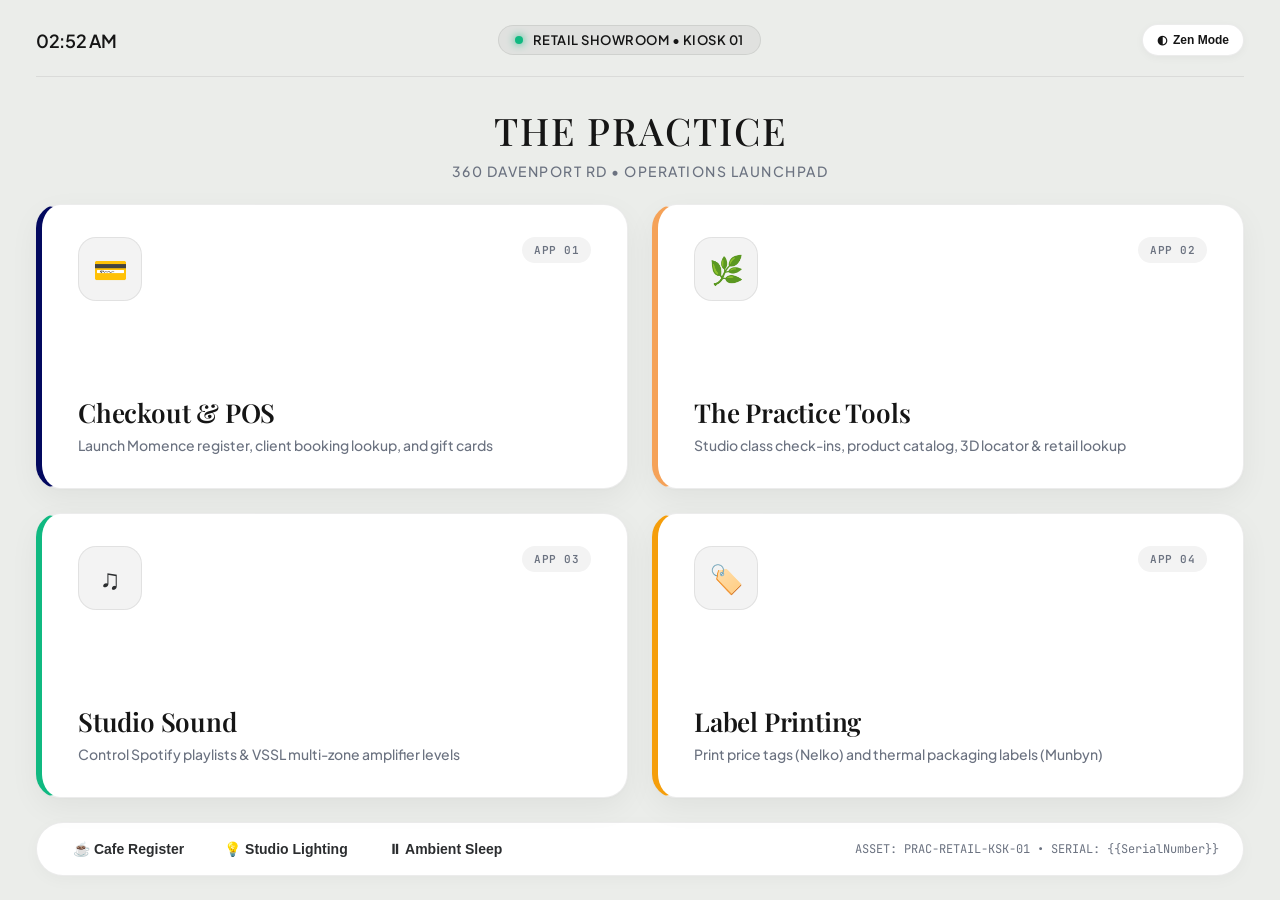
<file: ipad-fleet/kiosk_launcher/index.html>
<!DOCTYPE html>
<html lang="en">
<head>
    <meta charset="UTF-8">
    <meta name="viewport" content="width=device-width, initial-scale=1.0, user-scalable=no, viewport-fit=cover">
    <title>The Practice — Staff Kiosk Launchpad</title>
    <!-- Fonts -->
    <link rel="preconnect" href="https://fonts.googleapis.com">
    <link rel="preconnect" href="https://fonts.gstatic.com" crossorigin>
    <link href="https://fonts.googleapis.com/css2?family=Plus+Jakarta+Sans:wght@400;500;600;700&family=Playfair+Display:ital,wght@0,500;0,600;1,400&family=JetBrains+Mono:wght@400;500&display=swap" rel="stylesheet">
    <style>
        :root {
            /* Authentic The Practice Design Tokens */
            --color-bg-sage: #EBEDEA;           /* Architectural mineral plaster */
            --color-primary: #151515;           /* Sanctuary charcoal */
            --color-text: #2B2D2F;              /* High legibility slate */
            --color-text-muted: #6B7280;        /* Muted editorial grey */
            --color-surface: #FFFFFF;           /* Pure card surface */
            --color-surface-hover: #F8F7F6;
            --color-accent-amber: #F5A258;      /* Terracotta amber */
            --color-button-indigo: #03095F;     /* Deep signature indigo */
            --color-bronze: #D4AF37;            /* Metallic bronze border */
            --color-border: rgba(21, 21, 21, 0.08);
            --color-pill-bg: rgba(21, 21, 21, 0.05);

            --radius-tile: 24px;
            --radius-pill: 100px;
            --font-heading: 'Playfair Display', 'Optima', Georgia, serif;
            --font-body: 'Plus Jakarta Sans', -apple-system, sans-serif;
            --font-mono: 'JetBrains Mono', monospace;

            --shadow-tile: 0 10px 30px rgba(0, 0, 0, 0.05), 0 1px 3px rgba(0,0,0,0.02);
            --shadow-tile-hover: 0 20px 40px rgba(0, 0, 0, 0.08), 0 0 0 2px var(--color-accent-amber);
            --transition-tactile: all 0.2s cubic-bezier(0.16, 1, 0.3, 1);
        }

        /* Evening / Zen Dark Mode */
        body.theme-zen {
            --color-bg-sage: #121514;
            --color-primary: #F8FAFC;
            --color-text: #E2E8F0;
            --color-text-muted: #94A3B8;
            --color-surface: #1C201F;
            --color-surface-hover: #242A29;
            --color-border: rgba(255, 255, 255, 0.08);
            --color-pill-bg: rgba(255, 255, 255, 0.08);
            --shadow-tile: 0 12px 36px rgba(0, 0, 0, 0.35);
            --shadow-tile-hover: 0 20px 48px rgba(0, 0, 0, 0.5), 0 0 0 2px var(--color-bronze);
        }

        * {
            box-sizing: border-box;
            margin: 0;
            padding: 0;
            user-select: none;
            -webkit-user-select: none;
            -webkit-touch-callout: none;
        }

        html, body {
            height: 100%;
            overflow: hidden;
            background-color: var(--color-bg-sage);
            font-family: var(--font-body);
            color: var(--color-text);
            transition: background-color 0.4s ease, color 0.4s ease;
        }

        .kiosk-screen {
            display: flex;
            flex-direction: column;
            height: 100vh;
            padding: 24px 36px;
            max-width: 1280px;
            margin: 0 auto;
            position: relative;
        }

        /* Top System Status Bar */
        .status-header {
            display: flex;
            justify-content: space-between;
            align-items: center;
            padding-bottom: 20px;
            border-bottom: 1px solid var(--color-border);
        }
        .live-clock {
            font-size: 18px;
            font-weight: 600;
            color: var(--color-primary);
            letter-spacing: -0.3px;
        }
        .device-badge-pill {
            display: flex;
            align-items: center;
            gap: 10px;
            background: var(--color-pill-bg);
            border: 1px solid var(--color-border);
            padding: 6px 16px;
            border-radius: var(--radius-pill);
            font-size: 13px;
            font-weight: 600;
            color: var(--color-primary);
            letter-spacing: 0.5px;
        }
        .status-dot {
            width: 8px;
            height: 8px;
            border-radius: 50%;
            background: #10B981;
            box-shadow: 0 0 8px #10B981;
        }
        .header-controls {
            display: flex;
            gap: 12px;
            align-items: center;
        }
        .mode-toggle-btn {
            background: var(--color-surface);
            border: 1px solid var(--color-border);
            color: var(--color-primary);
            padding: 8px 14px;
            border-radius: var(--radius-pill);
            font-size: 12px;
            font-weight: 600;
            cursor: pointer;
            display: flex;
            align-items: center;
            gap: 6px;
            box-shadow: 0 2px 8px rgba(0,0,0,0.04);
            transition: var(--transition-tactile);
        }
        .mode-toggle-btn:active {
            transform: scale(0.96);
        }

        /* Branding Hero Section */
        .brand-hero {
            text-align: center;
            margin: 28px 0 24px 0;
        }
        .brand-title {
            font-family: var(--font-heading);
            font-size: 38px;
            font-weight: 500;
            color: var(--color-primary);
            letter-spacing: 2px;
            margin-bottom: 6px;
        }
        .brand-subtitle {
            font-size: 14px;
            font-weight: 500;
            color: var(--color-text-muted);
            letter-spacing: 1.5px;
            text-transform: uppercase;
        }

        /* THE 4 CORE ACTION TILES (2x2 Grid) */
        .tiles-grid {
            display: grid;
            grid-template-columns: 1fr 1fr;
            grid-template-rows: 1fr 1fr;
            gap: 24px;
            flex: 1;
            margin-bottom: 24px;
        }

        .action-tile {
            background: var(--color-surface);
            border: 1px solid var(--color-border);
            border-radius: var(--radius-tile);
            box-shadow: var(--shadow-tile);
            display: flex;
            flex-direction: column;
            justify-content: space-between;
            padding: 32px 36px;
            cursor: pointer;
            transition: var(--transition-tactile);
            position: relative;
            overflow: hidden;
            text-decoration: none;
            color: inherit;
        }
        .action-tile:active {
            transform: scale(0.98);
        }
        .action-tile:hover {
            box-shadow: var(--shadow-tile-hover);
            background: var(--color-surface-hover);
        }

        /* Tile 1 Special Accent: High-Contrast Indigo / Amber */
        .action-tile.tile-pos {
            border-left: 6px solid var(--color-button-indigo);
        }
        .action-tile.tile-practice {
            border-left: 6px solid var(--color-accent-amber);
        }
        .action-tile.tile-audio {
            border-left: 6px solid #10B981;
        }
        .action-tile.tile-print {
            border-left: 6px solid #F59E0B;
        }

        .tile-top {
            display: flex;
            justify-content: space-between;
            align-items: flex-start;
        }
        .tile-icon-box {
            width: 64px;
            height: 64px;
            border-radius: 18px;
            background: var(--color-pill-bg);
            display: flex;
            align-items: center;
            justify-content: center;
            font-size: 28px;
            border: 1px solid var(--color-border);
        }
        .tile-badge {
            font-family: var(--font-mono);
            font-size: 11px;
            font-weight: 600;
            padding: 6px 12px;
            border-radius: var(--radius-pill);
            background: var(--color-pill-bg);
            color: var(--color-text-muted);
            letter-spacing: 0.5px;
        }

        .tile-content {
            margin-top: auto;
        }
        .tile-title {
            font-family: var(--font-heading);
            font-size: 26px;
            font-weight: 600;
            color: var(--color-primary);
            margin-bottom: 6px;
            letter-spacing: -0.2px;
        }
        .tile-desc {
            font-size: 14px;
            color: var(--color-text-muted);
            font-weight: 500;
            line-height: 1.4;
        }

        /* Bottom Quick Utilities Bar */
        .bottom-utility-bar {
            display: flex;
            justify-content: space-between;
            align-items: center;
            background: var(--color-surface);
            border: 1px solid var(--color-border);
            border-radius: var(--radius-pill);
            padding: 12px 24px;
            box-shadow: 0 4px 16px rgba(0,0,0,0.03);
        }
        .util-left {
            display: flex;
            align-items: center;
            gap: 16px;
        }
        .util-btn {
            background: none;
            border: none;
            color: var(--color-text);
            font-size: 14px;
            font-weight: 600;
            cursor: pointer;
            display: flex;
            align-items: center;
            gap: 8px;
            padding: 6px 12px;
            border-radius: var(--radius-pill);
            transition: var(--transition-tactile);
        }
        .util-btn:hover {
            background: var(--color-pill-bg);
        }
        .util-serial {
            font-family: var(--font-mono);
            font-size: 12px;
            color: var(--color-text-muted);
        }

        /* SCREENSAVER / AMBIENT ATTRACT MODE */
        .ambient-screensaver {
            position: absolute;
            inset: 0;
            background-color: var(--color-bg-sage);
            display: none;
            flex-direction: column;
            align-items: center;
            justify-content: center;
            z-index: 100;
            cursor: pointer;
            animation: fadeIn 0.8s ease;
        }
        .ambient-screensaver.active {
            display: flex;
        }
        @keyframes fadeIn {
            from { opacity: 0; }
            to { opacity: 1; }
        }
        .screensaver-arch {
            width: 220px;
            height: 320px;
            border: 1.5px solid var(--color-border);
            border-radius: 200px 200px 0 0;
            display: flex;
            flex-direction: column;
            align-items: center;
            justify-content: center;
            padding: 30px;
            text-align: center;
            box-shadow: 0 20px 60px rgba(0,0,0,0.04);
        }
        .screensaver-time {
            font-family: var(--font-heading);
            font-size: 48px;
            font-weight: 400;
            color: var(--color-primary);
            margin-bottom: 8px;
        }
        .screensaver-wake-prompt {
            font-size: 12px;
            letter-spacing: 2px;
            text-transform: uppercase;
            color: var(--color-text-muted);
            margin-top: 16px;
        }
    </style>
</head>
<body>

<div class="kiosk-screen">
    <!-- Status Header -->
    <header class="status-header">
        <div class="live-clock" id="clock-display">9:41 AM</div>
        <div class="device-badge-pill">
            <div class="status-dot"></div>
            <span id="role-label">RETAIL SHOWROOM • KIOSK 01</span>
        </div>
        <div class="header-controls">
            <button class="mode-toggle-btn" onclick="toggleTheme()">
                <span id="theme-icon">◐</span>
                <span id="theme-label">Zen Mode</span>
            </button>
        </div>
    </header>

    <!-- Brand Hero -->
    <div class="brand-hero">
        <h1 class="brand-title">THE PRACTICE</h1>
        <p class="brand-subtitle">360 Davenport Rd • Operations Launchpad</p>
    </div>

    <!-- THE 4 MASSIVE ACTION TILES -->
    <div class="tiles-grid">
        <!-- Tile 1: Checkout & Register -->
        <div class="action-tile tile-pos" onclick="triggerApp('momence', 'momence://', 'https://momence.com/dashboard/200431/point-of-sale?customer=Jackson%40ThePracticetoronto.com&email=Jackson%40ThePracticetoronto.com&name=Jackson+McMurdo')">
            <div class="tile-top">
                <div class="tile-icon-box">💳</div>
                <div class="tile-badge">APP 01</div>
            </div>
            <div class="tile-content">
                <h2 class="tile-title">Checkout & POS</h2>
                <p class="tile-desc">Launch Momence register, client booking lookup, and gift cards</p>
            </div>
        </div>

        <!-- Tile 2: The Practice Web Tools -->
        <div class="action-tile tile-practice" onclick="triggerApp('practice', '../../index.html', 'https://itsmcmurdoj.github.io/ThePracticeRetailTool/')">
            <div class="tile-top">
                <div class="tile-icon-box">🌿</div>
                <div class="tile-badge">APP 02</div>
            </div>
            <div class="tile-content">
                <h2 class="tile-title">The Practice Tools</h2>
                <p class="tile-desc">Studio class check-ins, product catalog, 3D locator & retail lookup</p>
            </div>
        </div>

        <!-- Tile 3: Studio Sound & Ambience -->
        <div class="action-tile tile-audio" onclick="triggerApp('audio', 'spotify://')">
            <div class="tile-top">
                <div class="tile-icon-box">♫</div>
                <div class="tile-badge">APP 03</div>
            </div>
            <div class="tile-content">
                <h2 class="tile-title">Studio Sound</h2>
                <p class="tile-desc">Control Spotify playlists & VSSL multi-zone amplifier levels</p>
            </div>
        </div>

        <!-- Tile 4: Label Printing -->
        <div class="action-tile tile-print" onclick="triggerApp('print', 'nelko://')">
            <div class="tile-top">
                <div class="tile-icon-box">🏷️</div>
                <div class="tile-badge">APP 04</div>
            </div>
            <div class="tile-content">
                <h2 class="tile-title">Label Printing</h2>
                <p class="tile-desc">Print price tags (Nelko) and thermal packaging labels (Munbyn)</p>
            </div>
        </div>
    </div>

    <!-- Bottom Quick Utility Bar -->
    <footer class="bottom-utility-bar">
        <div class="util-left">
            <button class="util-btn" onclick="triggerApp('cafe', '../../cafe/index.html')">☕ Cafe Register</button>
            <button class="util-btn" onclick="triggerApp('lights', 'googlehome://')">💡 Studio Lighting</button>
            <button class="util-btn" onclick="enterScreensaver()">⏸ Ambient Sleep</button>
        </div>
        <div class="util-serial">ASSET: PRAC-RETAIL-KSK-01 • SERIAL: {{SerialNumber}}</div>
    </footer>

    <!-- Idle Ambient Screensaver (Wall Art Mode) -->
    <div class="ambient-screensaver" id="screensaver" onclick="wakeKiosk()">
        <div class="screensaver-arch">
            <div class="screensaver-time" id="screensaver-clock">9:41</div>
            <div style="font-family: var(--font-heading); font-size: 20px; color: var(--color-primary); letter-spacing: 1px;">THE PRACTICE</div>
            <div class="screensaver-wake-prompt">Tap Anywhere to Wake</div>
        </div>
    </div>
</div>

<script>
    // Live Clock
    function updateClock() {
        const now = new Date();
        const timeStr = now.toLocaleTimeString([], { hour: '2-digit', minute: '2-digit' });
        document.getElementById('clock-display').innerText = timeStr;
        document.getElementById('screensaver-clock').innerText = timeStr;
    }
    setInterval(updateClock, 1000);
    updateClock();

    // Theme Toggle (Sage Day Mode <-> Obsidian Zen Mode)
    function toggleTheme() {
        document.body.classList.toggle('theme-zen');
        const isZen = document.body.classList.contains('theme-zen');
        document.getElementById('theme-label').innerText = isZen ? 'Day Mode' : 'Zen Mode';
        document.getElementById('theme-icon').innerText = isZen ? '☀️' : '◐';
    }

    // App Launch Simulator with Custom Schemes & Fallbacks
    function triggerApp(name, scheme, fallbackUrl) {
        console.log("Triggering: " + name + " -> " + scheme);
        try {
            if (scheme.startsWith('http://') || scheme.startsWith('https://') || scheme.endsWith('.html')) {
                window.location.href = scheme;
                return;
            }
            window.location.href = scheme;
            if (fallbackUrl) {
                setTimeout(() => {
                    window.location.href = fallbackUrl;
                }, 1200);
            }
        } catch(e) {
            console.warn("Navigation failed, using fallback:", e);
            if (fallbackUrl) window.location.href = fallbackUrl;
        }
    }

    // Idle Detection for Ambient Wall Display
    let idleTimer;
    function resetIdleTimer() {
        clearTimeout(idleTimer);
        // 60-second idle enters ambient artwork screensaver
        idleTimer = setTimeout(enterScreensaver, 60000);
    }
    function enterScreensaver() {
        document.getElementById('screensaver').classList.add('active');
    }
    function wakeKiosk() {
        document.getElementById('screensaver').classList.remove('active');
        resetIdleTimer();
    }
    window.onload = resetIdleTimer;
    document.onmousemove = resetIdleTimer;
    document.onkeypress = resetIdleTimer;
    document.ontouchstart = resetIdleTimer;
</script>

</body>
</html>
</file>
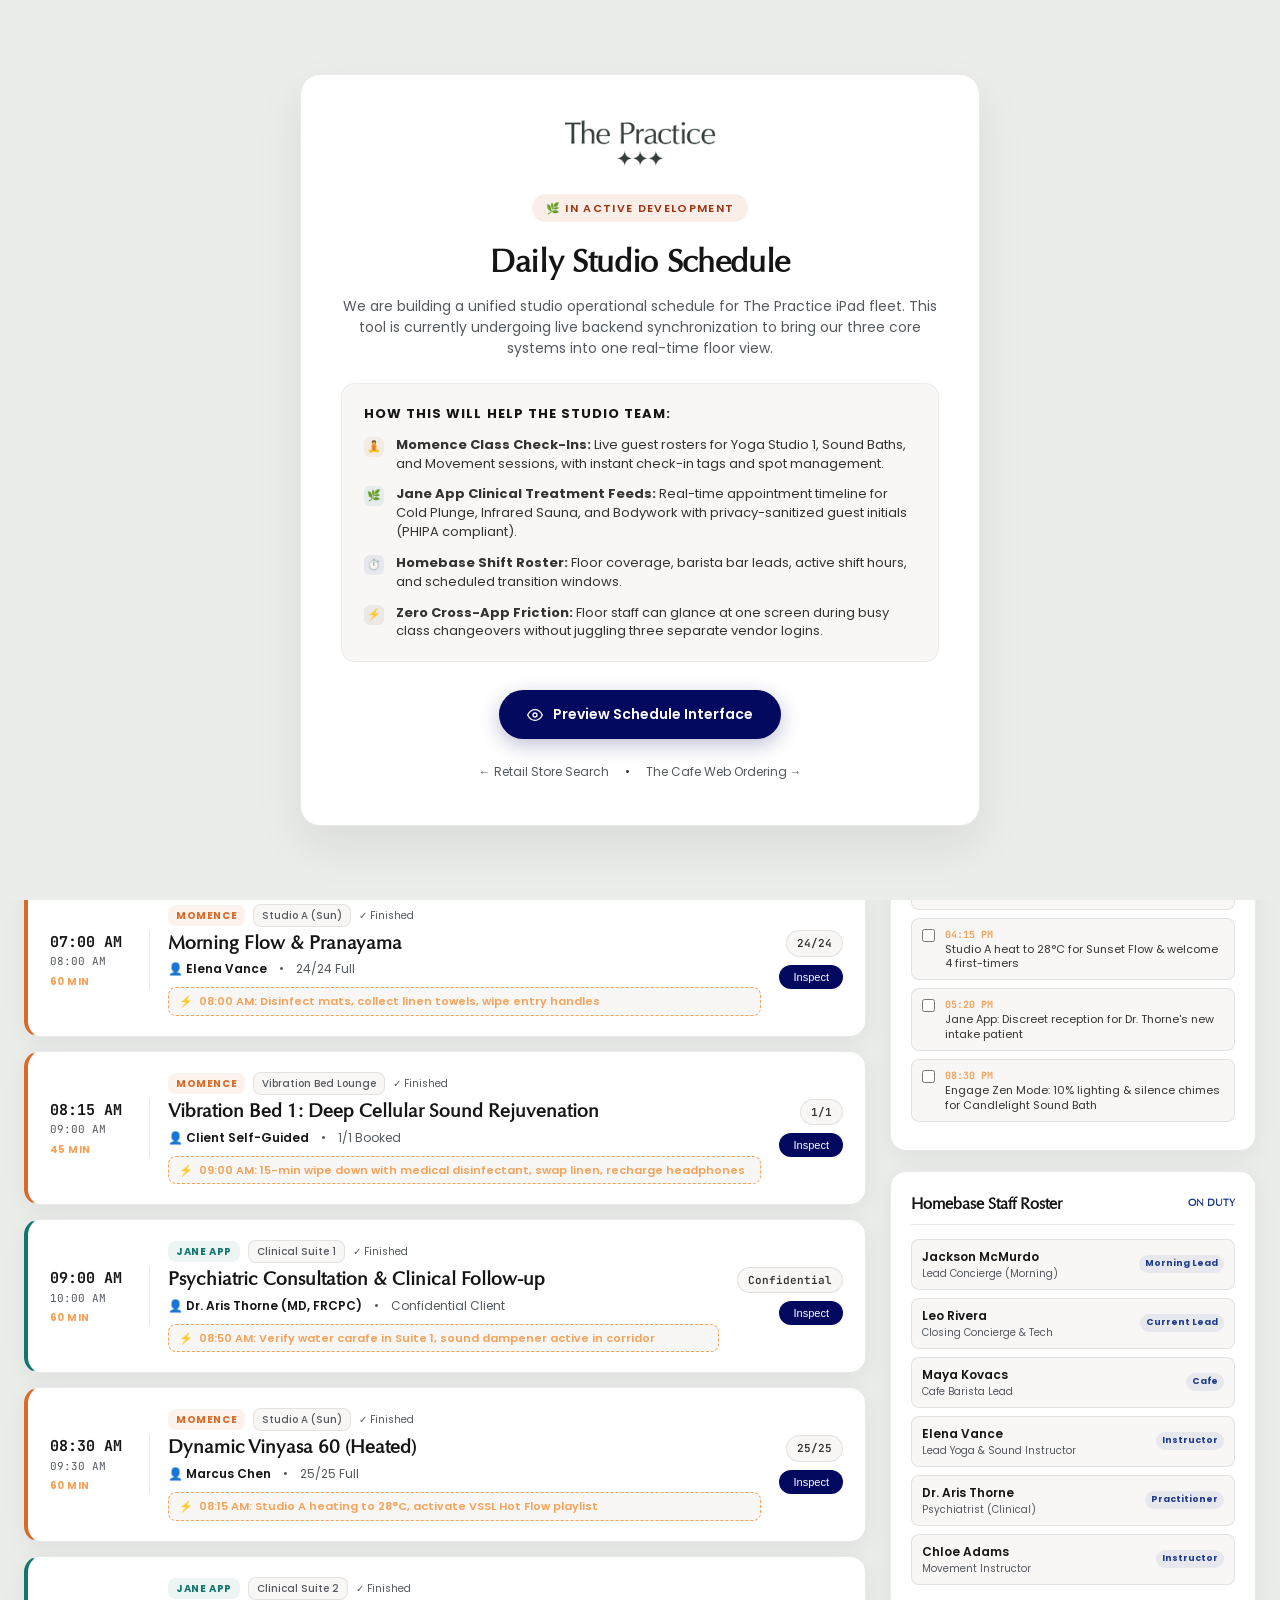
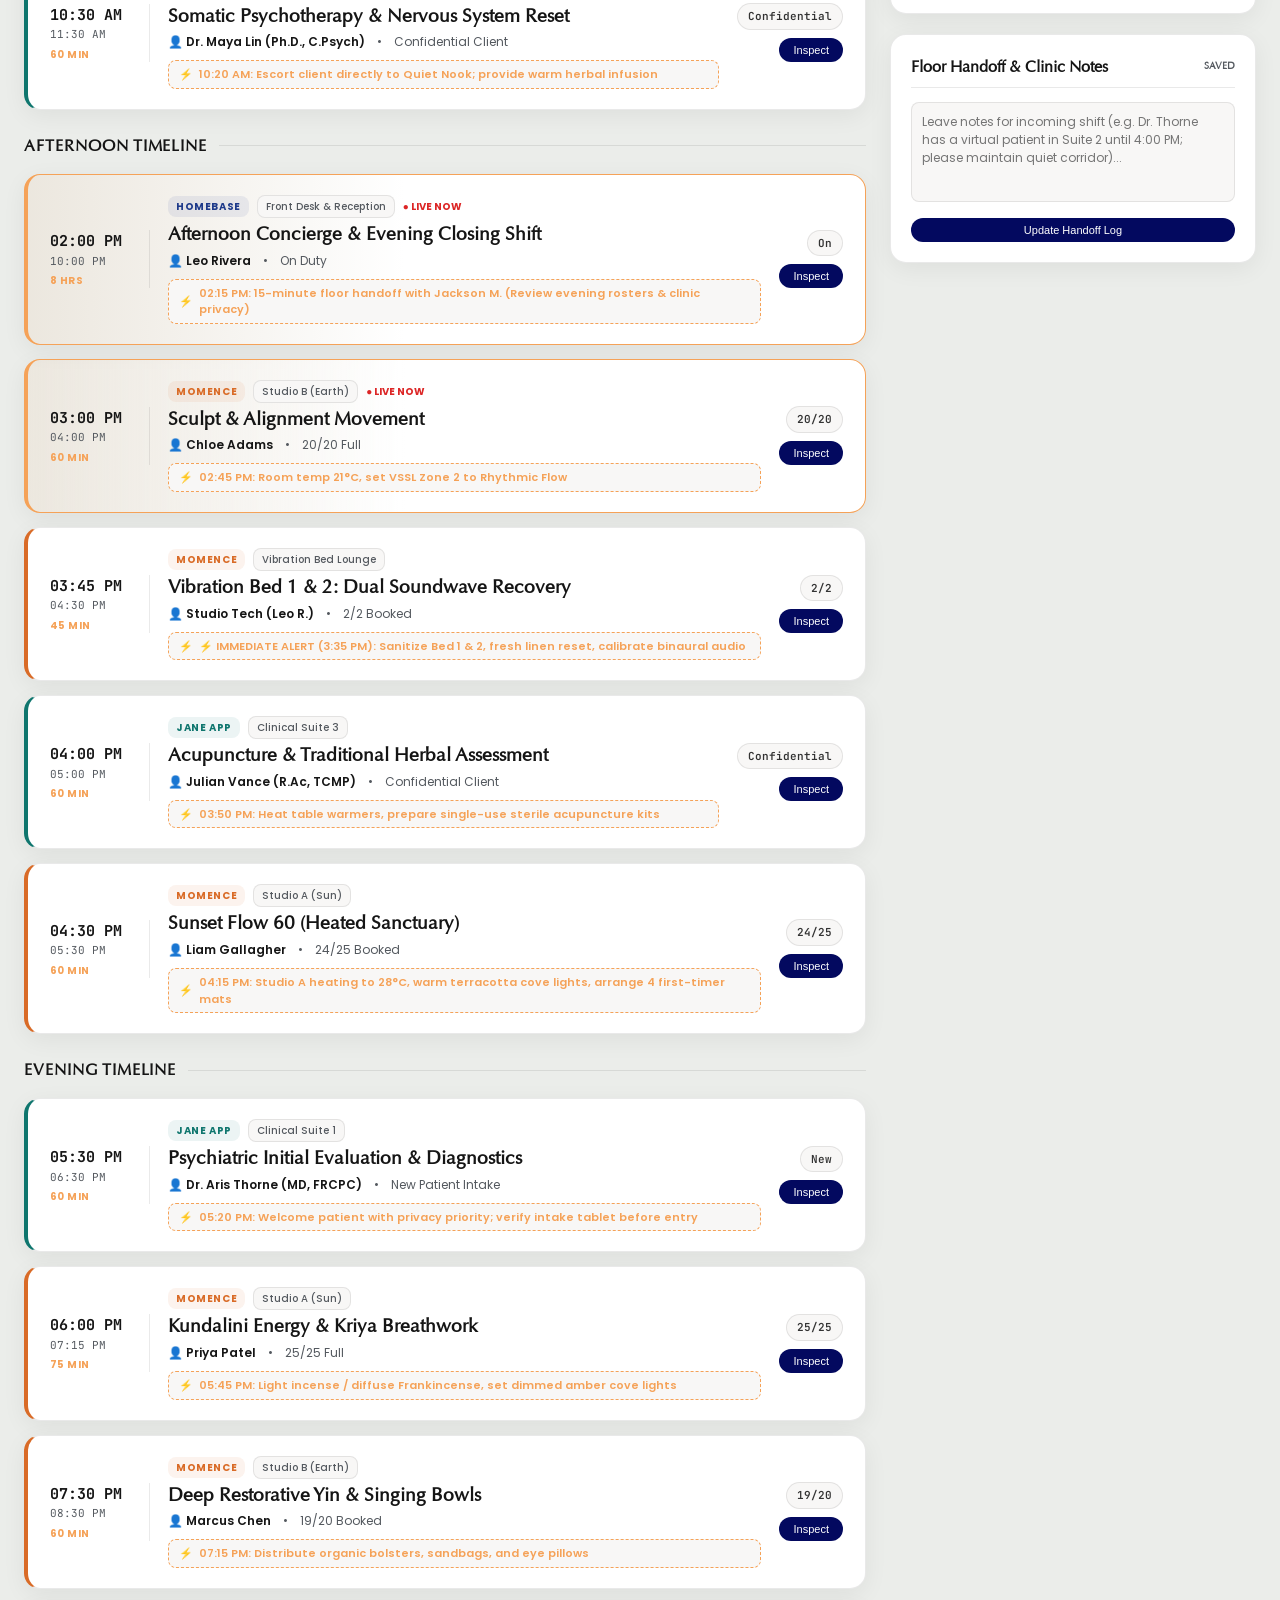
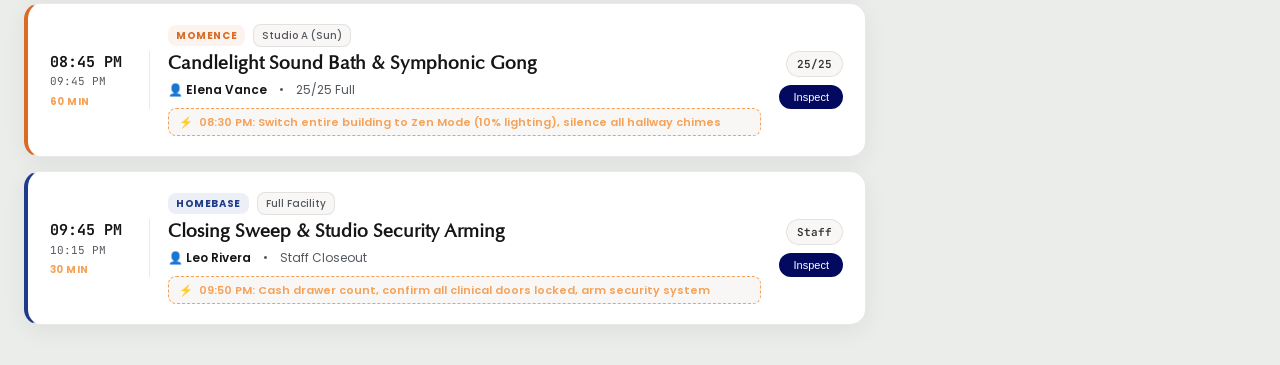
<file: daily_schedule.html>
<!DOCTYPE html>
<html lang="en">
<head>
  <meta charset="UTF-8">
  <meta name="viewport" content="width=device-width, initial-scale=1.0, maximum-scale=1.0, user-scalable=no, viewport-fit=cover">
  <title>The Practice • Daily Studio & Operational Schedule</title>

  <!-- PWA & Apple Web App Meta Tags -->
  <meta name="theme-color" content="#EBEDEA">
  <meta name="apple-mobile-web-app-capable" content="yes">
  <meta name="apple-mobile-web-app-status-bar-style" content="default">
  <meta name="apple-mobile-web-app-title" content="The Practice Schedule">
  <link rel="apple-touch-icon" href="./assets/apple-touch-icon.png">
  <link rel="icon" type="image/png" href="./assets/apple-touch-icon.png">

  <!-- Official The Practice Fonts: Abhaya Libre + Poppins -->
  <link rel="preconnect" href="https://fonts.googleapis.com">
  <link rel="preconnect" href="https://fonts.gstatic.com" crossorigin>
  <link href="https://fonts.googleapis.com/css2?family=Abhaya+Libre:wght@500;600;700&family=Poppins:wght@300;400;500;600;700&family=JetBrains+Mono:wght@400;500;600&display=swap" rel="stylesheet">

  <style>
    /* ==========================================================================
       THE PRACTICE • OFFICIAL BRAND DESIGN TOKENS
       Matched 1:1 with The Practice Retail Tool & thepracticetoronto.com
       ========================================================================== */
    @font-face {
      font-family: 'Optima';
      src: url('./assets/optima-regular.woff2') format('woff2'),
           url('./assets/optima-regular.woff') format('woff'),
           url('./assets/optima-regular.ttf') format('truetype');
      font-weight: normal;
      font-style: normal;
      font-display: swap;
    }

    :root {
      /* Signature Architectural Minerals */
      --color-bg-sage: #EBEDEA;           /* Architectural mineral lime stone */
      --color-primary: #151515;           /* Deep sanctuary charcoal */
      --color-text: #333333;              /* High-legibility charcoal slate */
      --color-text-muted: #54595F;        /* Muted editorial grey */
      --color-accent-amber: #F5A258;      /* Warm golden terracotta / amber */
      --color-accent-peach: #FFBC7D;      /* Soft transition peach */
      --color-card-bg: #FFFFFF;           /* Alabaster white card surface */
      --color-surface: #F8F7F6;           /* Alabaster cream */
      --color-button-indigo: #03095F;     /* Signature indigo / navy button */
      --color-button-hover: #F5A258;
      --color-border: rgba(21, 21, 21, 0.09);
      --color-border-subtle: rgba(21, 21, 21, 0.05);

      /* Platform Signature Accents */
      --color-homebase: #1E3A8A;
      --color-homebase-bg: rgba(30, 58, 138, 0.08);
      --color-momence: #D96B27;
      --color-momence-bg: rgba(217, 107, 39, 0.08);
      --color-jane: #0F766E;
      --color-jane-bg: rgba(15, 118, 110, 0.08);
      --color-alert: #C2410C;
      --color-alert-bg: rgba(194, 65, 12, 0.09);

      /* Typography */
      --font-heading: 'Optima', 'Abhaya Libre', Georgia, serif;
      --font-body: 'Poppins', -apple-system, BlinkMacSystemFont, 'Segoe UI', Roboto, sans-serif;
      --font-mono: 'JetBrains Mono', monospace;

      /* Radii */
      --radius-pill: 50px;
      --radius-card: 16px;
      --radius-sm: 8px;
      --radius-md: 12px;
      --radius-lg: 18px;

      /* Shadows */
      --shadow-subtle: 0 4px 20px rgba(0, 0, 0, 0.04);
      --shadow-card: 0 6px 24px rgba(21, 21, 21, 0.06);
      --shadow-button: 0 4px 15px rgba(3, 9, 95, 0.22);
      --shadow-modal: 0 20px 60px rgba(0, 0, 0, 0.18);

      --safe-top: env(safe-area-inset-top, 0px);
      --safe-bottom: env(safe-area-inset-bottom, 0px);
    }

    /* Evening Zen Sanctuary Mode */
    body.theme-zen {
      --color-bg-sage: #0E1211;
      --color-card-bg: #161D1A;
      --color-surface: #1B2320;
      --color-primary: #F8FAFC;
      --color-text: #E2E8F0;
      --color-text-muted: #94A3B8;
      --color-border: rgba(255, 255, 255, 0.08);
      --color-border-subtle: rgba(255, 255, 255, 0.04);
      --color-button-indigo: #3730A3;
      --shadow-card: 0 6px 24px rgba(0, 0, 0, 0.5);
    }

    * {
      box-sizing: border-box;
      margin: 0;
      padding: 0;
      -webkit-tap-highlight-color: transparent;
    }

    body {
      font-family: var(--font-body);
      background-color: var(--color-bg-sage);
      color: var(--color-text);
      line-height: 1.5;
      min-height: 100vh;
      min-height: 100dvh;
      overflow-x: hidden;
      transition: background-color 0.3s ease, color 0.3s ease;
      -webkit-font-smoothing: antialiased;
    }

    .app-container {
      display: flex;
      flex-direction: column;
      min-height: 100vh;
      padding-top: var(--safe-top);
      padding-bottom: var(--safe-bottom);
    }

    /* ==========================================================================
       TOP APP HEADER (Exact The Practice Retail Tool Structure)
       ========================================================================== */
    .app-header {
      display: flex;
      justify-content: space-between;
      align-items: center;
      padding: 12px 24px;
      background: var(--color-bg-sage);
      border-bottom: 1px solid var(--color-border);
      position: sticky;
      top: 0;
      z-index: 50;
      backdrop-filter: blur(14px);
    }

    .header-left {
      display: flex;
      align-items: center;
    }

    .brand-logo-link {
      display: flex;
      align-items: center;
      text-decoration: none;
    }

    .brand-logo-img {
      height: 38px;
      width: auto;
      max-width: 170px;
      object-fit: contain;
      display: block;
    }

    .brand-divider {
      width: 1px;
      height: 28px;
      background: rgba(21, 21, 21, 0.15);
      margin: 0 16px;
    }

    body.theme-zen .brand-divider {
      background: rgba(255, 255, 255, 0.2);
    }

    .brand-meta {
      display: flex;
      flex-direction: column;
    }

    .brand-location {
      font-family: var(--font-heading);
      font-size: 11px;
      letter-spacing: 0.12em;
      color: var(--color-primary);
      font-weight: 600;
      text-transform: uppercase;
    }

    .brand-subtitle {
      font-family: var(--font-body);
      font-size: 11px;
      color: var(--color-text-muted);
      letter-spacing: 0.02em;
    }

    .header-right {
      display: flex;
      align-items: center;
      gap: 12px;
    }

    .header-pos-btn {
      display: flex;
      align-items: center;
      gap: 8px;
      background: var(--color-button-indigo);
      color: #FFFFFF;
      padding: 9px 18px;
      border-radius: var(--radius-pill);
      font-family: var(--font-body);
      font-size: 12px;
      font-weight: 500;
      letter-spacing: 0.04em;
      text-decoration: none;
      box-shadow: var(--shadow-button);
      transition: all 0.22s ease;
      cursor: pointer;
      border: none;
    }

    .header-pos-btn:hover {
      background: var(--color-accent-amber);
      color: var(--color-primary);
      transform: translateY(-1px);
    }

    .status-pill {
      display: flex;
      align-items: center;
      gap: 6px;
      padding: 6px 14px;
      border-radius: var(--radius-pill);
      font-size: 11px;
      font-weight: 500;
      background: rgba(255, 255, 255, 0.65);
      border: 1px solid var(--color-border);
      color: var(--color-primary);
    }

    body.theme-zen .status-pill {
      background: rgba(255, 255, 255, 0.06);
    }

    .status-online .status-dot {
      width: 7px;
      height: 7px;
      border-radius: 50%;
      background: #10b981;
      box-shadow: 0 0 6px rgba(16, 185, 129, 0.6);
    }

    .clock-badge {
      font-family: var(--font-mono);
      font-size: 13px;
      font-weight: 600;
      background: rgba(255, 255, 255, 0.65);
      border: 1px solid var(--color-border);
      padding: 6px 12px;
      border-radius: var(--radius-pill);
      color: var(--color-primary);
      display: flex;
      align-items: center;
      gap: 6px;
    }

    body.theme-zen .clock-badge {
      background: rgba(255, 255, 255, 0.06);
    }

    .btn-header-util {
      background: rgba(255, 255, 255, 0.65);
      border: 1px solid var(--color-border);
      color: var(--color-text);
      padding: 7px 12px;
      border-radius: var(--radius-pill);
      font-size: 11px;
      font-weight: 500;
      cursor: pointer;
      display: flex;
      align-items: center;
      gap: 5px;
      transition: all 0.2s ease;
    }

    body.theme-zen .btn-header-util {
      background: rgba(255, 255, 255, 0.06);
      color: var(--color-text);
    }

    .btn-header-util:hover {
      background: #FFFFFF;
      border-color: var(--color-accent-amber);
    }

    /* ==========================================================================
       TAB NAVIGATION BAR (Exact The Practice Retail Tool Nav)
       ========================================================================== */
    .nav-tabs {
      display: flex;
      background: var(--color-bg-sage);
      border-bottom: 1px solid var(--color-border);
      padding: 8px 24px;
      gap: 10px;
      overflow-x: auto;
    }

    .nav-tab {
      flex: 1;
      min-width: 140px;
      display: flex;
      align-items: center;
      justify-content: center;
      gap: 8px;
      padding: 10px 16px;
      border: 1px solid transparent;
      background: rgba(255, 255, 255, 0.5);
      color: var(--color-text-muted);
      font-family: var(--font-body);
      font-size: 12px;
      font-weight: 500;
      letter-spacing: 0.03em;
      border-radius: var(--radius-pill);
      cursor: pointer;
      transition: all 0.2s ease;
      white-space: nowrap;
    }

    body.theme-zen .nav-tab {
      background: rgba(255, 255, 255, 0.04);
    }

    .nav-tab:hover {
      background: rgba(255, 255, 255, 0.85);
      color: var(--color-primary);
    }

    .nav-tab.active {
      background: var(--color-primary);
      color: #FFFFFF;
      box-shadow: 0 2px 10px rgba(21, 21, 21, 0.15);
    }

    .tab-icon {
      width: 15px;
      height: 15px;
    }

    /* ==========================================================================
       MAIN CONTENT CONTAINER
       ========================================================================== */
    .content-area {
      max-width: 1480px;
      margin: 0 auto;
      padding: 24px 24px 40px 24px;
      width: 100%;
    }

    /* Operational Transition Alert Banner */
    .transition-alert-card {
      background: var(--color-card-bg);
      border: 1px solid var(--color-border);
      border-left: 5px solid var(--color-accent-amber);
      border-radius: var(--radius-card);
      padding: 18px 24px;
      margin-bottom: 24px;
      box-shadow: var(--shadow-card);
      display: flex;
      align-items: center;
      justify-content: space-between;
      gap: 18px;
      flex-wrap: wrap;
    }

    .alert-lead {
      display: flex;
      align-items: center;
      gap: 14px;
    }

    .alert-badge-icon {
      width: 40px;
      height: 40px;
      border-radius: var(--radius-md);
      background: var(--color-momence-bg);
      color: var(--color-momence);
      display: flex;
      align-items: center;
      justify-content: center;
      font-size: 18px;
      font-weight: 700;
    }

    .alert-headline-box {
      display: flex;
      flex-direction: column;
    }

    .alert-tag {
      font-size: 10px;
      font-weight: 700;
      text-transform: uppercase;
      letter-spacing: 0.1em;
      color: var(--color-accent-amber);
    }

    .alert-title {
      font-family: var(--font-heading);
      font-size: 17px;
      font-weight: 700;
      color: var(--color-primary);
    }

    .alert-detail {
      font-size: 12px;
      color: var(--color-text-muted);
    }

    .alert-timer-box {
      font-family: var(--font-mono);
      font-size: 15px;
      font-weight: 600;
      color: var(--color-accent-amber);
      background: var(--color-surface);
      border: 1px solid var(--color-border);
      padding: 8px 16px;
      border-radius: var(--radius-pill);
    }

    /* Pulse Metrics Row */
    .metrics-bar {
      display: grid;
      grid-template-columns: repeat(4, 1fr);
      gap: 16px;
      margin-bottom: 24px;
    }

    .metric-box {
      background: var(--color-card-bg);
      border: 1px solid var(--color-border);
      border-radius: var(--radius-card);
      padding: 16px 20px;
      box-shadow: var(--shadow-subtle);
      transition: all 0.2s ease;
    }

    .metric-box:hover {
      box-shadow: var(--shadow-card);
      transform: translateY(-1px);
    }

    .metric-tag {
      font-size: 10px;
      font-weight: 700;
      text-transform: uppercase;
      letter-spacing: 0.08em;
      color: var(--color-text-muted);
      margin-bottom: 6px;
      display: flex;
      justify-content: space-between;
    }

    .metric-number {
      font-family: var(--font-heading);
      font-size: 26px;
      font-weight: 700;
      color: var(--color-primary);
      line-height: 1.1;
      margin-bottom: 4px;
    }

    .metric-caption {
      font-size: 11px;
      color: var(--color-text-muted);
    }

    /* Controls & Filter Strip */
    .controls-strip {
      display: flex;
      justify-content: space-between;
      align-items: center;
      gap: 14px;
      margin-bottom: 20px;
      flex-wrap: wrap;
    }

    .room-select, .search-bar-input {
      background: var(--color-card-bg);
      border: 1px solid var(--color-border);
      border-radius: var(--radius-pill);
      padding: 9px 18px;
      font-family: var(--font-body);
      font-size: 12px;
      color: var(--color-text);
      outline: none;
      transition: all 0.2s ease;
    }

    .room-select:focus, .search-bar-input:focus {
      border-color: var(--color-accent-amber);
      box-shadow: 0 0 0 3px rgba(245, 162, 88, 0.15);
    }

    .search-bar-input {
      width: 260px;
    }

    /* Master Layout Grid */
    .schedule-grid {
      display: grid;
      grid-template-columns: 2.3fr 1fr;
      gap: 24px;
    }

    /* Timeline Cards Stream */
    .stream-wrapper {
      display: flex;
      flex-direction: column;
      gap: 14px;
    }

    .period-header {
      font-family: var(--font-heading);
      font-size: 16px;
      font-weight: 700;
      letter-spacing: 0.06em;
      text-transform: uppercase;
      color: var(--color-primary);
      margin-top: 10px;
      margin-bottom: 2px;
      display: flex;
      align-items: center;
      gap: 12px;
    }

    .period-header::after {
      content: "";
      flex: 1;
      height: 1px;
      background: var(--color-border);
    }

    .schedule-item-card {
      background: var(--color-card-bg);
      border: 1px solid var(--color-border);
      border-radius: var(--radius-card);
      padding: 20px 22px;
      box-shadow: var(--shadow-card);
      display: grid;
      grid-template-columns: 100px 1fr auto;
      gap: 18px;
      align-items: center;
      transition: all 0.2s ease;
      cursor: pointer;
      position: relative;
    }

    .schedule-item-card:hover {
      transform: translateY(-2px);
      box-shadow: var(--shadow-card);
      border-color: rgba(245, 162, 88, 0.4);
    }

    .schedule-item-card.homebase-border { border-left: 4px solid var(--color-homebase); }
    .schedule-item-card.momence-border { border-left: 4px solid var(--color-momence); }
    .schedule-item-card.jane-border { border-left: 4px solid var(--color-jane); }

    .schedule-item-card.is-live {
      background: linear-gradient(to right, rgba(245, 162, 88, 0.08), var(--color-card-bg) 45%);
      border-color: var(--color-accent-amber);
    }

    .schedule-item-card.is-completed {
      opacity: 0.65;
    }

    .schedule-item-card.is-completed:hover {
      opacity: 0.95;
    }

    /* Card Time Column */
    .card-time {
      display: flex;
      flex-direction: column;
      border-right: 1px solid var(--color-border);
      padding-right: 12px;
    }

    .time-main {
      font-family: var(--font-mono);
      font-size: 15px;
      font-weight: 700;
      color: var(--color-primary);
    }

    .time-secondary {
      font-family: var(--font-mono);
      font-size: 11px;
      color: var(--color-text-muted);
    }

    .time-length {
      font-size: 10px;
      font-weight: 700;
      text-transform: uppercase;
      letter-spacing: 0.04em;
      color: var(--color-accent-amber);
      margin-top: 4px;
    }

    /* Card Info Column */
    .card-info {
      display: flex;
      flex-direction: column;
      gap: 5px;
    }

    .tag-cluster {
      display: flex;
      align-items: center;
      gap: 8px;
      flex-wrap: wrap;
    }

    .chip-platform {
      font-size: 10px;
      font-weight: 700;
      text-transform: uppercase;
      letter-spacing: 0.06em;
      padding: 3px 8px;
      border-radius: var(--radius-sm);
    }

    .chip-platform.homebase { background: var(--color-homebase-bg); color: var(--color-homebase); }
    .chip-platform.momence { background: var(--color-momence-bg); color: var(--color-momence); }
    .chip-platform.jane { background: var(--color-jane-bg); color: var(--color-jane); }

    .chip-room {
      font-size: 10px;
      font-weight: 500;
      color: var(--color-text-muted);
      background: var(--color-surface);
      padding: 3px 8px;
      border-radius: var(--radius-sm);
      border: 1px solid var(--color-border);
    }

    .card-heading {
      font-family: var(--font-heading);
      font-size: 19px;
      font-weight: 700;
      color: var(--color-primary);
      line-height: 1.25;
    }

    .card-meta-line {
      display: flex;
      align-items: center;
      gap: 12px;
      font-size: 12px;
      color: var(--color-text-muted);
    }

    .card-host {
      font-weight: 600;
      color: var(--color-primary);
    }

    .card-notice {
      background: var(--color-surface);
      border: 1px dashed var(--color-accent-amber);
      border-radius: var(--radius-sm);
      padding: 5px 10px;
      font-size: 11px;
      font-weight: 600;
      color: var(--color-accent-amber);
      display: flex;
      align-items: center;
      gap: 6px;
      margin-top: 4px;
    }

    /* Card Action Column */
    .card-action {
      display: flex;
      flex-direction: column;
      align-items: flex-end;
      gap: 8px;
    }

    .capacity-badge {
      font-family: var(--font-mono);
      font-size: 11px;
      font-weight: 600;
      padding: 4px 10px;
      border-radius: var(--radius-pill);
      background: var(--color-surface);
      border: 1px solid var(--color-border);
    }

    .btn-inspect-pill {
      background: var(--color-button-indigo);
      color: #FFFFFF;
      font-size: 11px;
      font-weight: 500;
      padding: 6px 14px;
      border-radius: var(--radius-pill);
      border: none;
      cursor: pointer;
      transition: all 0.2s ease;
    }

    .btn-inspect-pill:hover {
      background: var(--color-accent-amber);
      color: var(--color-primary);
    }

    /* Sidebar Panels */
    .sidebar-wrapper {
      display: flex;
      flex-direction: column;
      gap: 20px;
    }

    .sidebar-panel {
      background: var(--color-card-bg);
      border: 1px solid var(--color-border);
      border-radius: var(--radius-card);
      padding: 20px;
      box-shadow: var(--shadow-card);
    }

    .panel-title {
      font-family: var(--font-heading);
      font-size: 16px;
      font-weight: 700;
      color: var(--color-primary);
      margin-bottom: 14px;
      padding-bottom: 8px;
      border-bottom: 1px solid var(--color-border);
      display: flex;
      justify-content: space-between;
      align-items: center;
    }

    .checklist-row {
      display: flex;
      align-items: flex-start;
      gap: 10px;
      padding: 8px 10px;
      background: var(--color-surface);
      border-radius: var(--radius-sm);
      border: 1px solid var(--color-border);
      margin-bottom: 8px;
      cursor: pointer;
      transition: all 0.2s ease;
    }

    .checklist-row:hover {
      border-color: var(--color-accent-amber);
    }

    .checklist-row.checked {
      opacity: 0.5;
      text-decoration: line-through;
    }

    .checklist-time-tag {
      font-family: var(--font-mono);
      font-size: 10px;
      font-weight: 700;
      color: var(--color-accent-amber);
    }

    .checklist-desc {
      font-size: 11px;
      color: var(--color-text);
      line-height: 1.35;
    }

    .staff-card-row {
      display: flex;
      justify-content: space-between;
      align-items: center;
      padding: 8px 10px;
      background: var(--color-surface);
      border-radius: var(--radius-sm);
      border: 1px solid var(--color-border);
      margin-bottom: 8px;
    }

    .staff-name {
      font-size: 12px;
      font-weight: 600;
      color: var(--color-primary);
    }

    .staff-role-sub {
      font-size: 10px;
      color: var(--color-text-muted);
    }

    .staff-badge-tag {
      font-size: 9px;
      font-weight: 700;
      padding: 2px 6px;
      border-radius: var(--radius-pill);
      background: var(--color-homebase-bg);
      color: var(--color-homebase);
    }

    /* Modal Sheet */
    .drawer-backdrop {
      position: fixed;
      top: 0;
      left: 0;
      width: 100%;
      height: 100%;
      background: rgba(21, 21, 21, 0.6);
      backdrop-filter: blur(8px);
      display: none;
      justify-content: flex-end;
      z-index: 100;
    }

    .drawer-backdrop.active { display: flex; }

    .drawer-panel {
      width: 540px;
      max-width: 90vw;
      height: 100%;
      background: var(--color-card-bg);
      box-shadow: var(--shadow-modal);
      display: flex;
      flex-direction: column;
      animation: slideDrawer 0.25s cubic-bezier(0.16, 1, 0.3, 1);
      overflow-y: auto;
      border-left: 1px solid var(--color-border);
    }

    @keyframes slideDrawer {
      from { transform: translateX(100%); }
      to { transform: translateX(0); }
    }

    .drawer-header {
      padding: 24px;
      border-bottom: 1px solid var(--color-border);
      display: flex;
      justify-content: space-between;
      align-items: flex-start;
      background: var(--color-surface);
    }

    .drawer-content-box {
      padding: 24px;
      display: flex;
      flex-direction: column;
      gap: 18px;
    }

    .drawer-card-box {
      background: var(--color-surface);
      border: 1px solid var(--color-border);
      border-radius: var(--radius-sm);
      padding: 14px;
    }

    .drawer-card-title {
      font-size: 11px;
      font-weight: 700;
      text-transform: uppercase;
      letter-spacing: 0.08em;
      color: var(--color-text-muted);
      margin-bottom: 6px;
    }

    /* Responsive */
    @media (max-width: 1024px) {
      .metrics-bar { grid-template-columns: repeat(2, 1fr); }
      .schedule-grid { grid-template-columns: 1fr; }
    }

    @media (max-width: 768px) {
      .app-header { padding: 10px 16px; }
      .brand-meta, .status-pill { display: none; }
      .nav-tabs { padding: 8px 12px; }
      .content-area { padding: 16px; }
      .metrics-bar { grid-template-columns: 1fr; }
      .schedule-item-card { grid-template-columns: 1fr; }
      .card-time { border-right: none; border-bottom: 1px solid var(--color-border); padding-bottom: 8px; }
    }

    /* ==========================================================================
       COMING SOON ARCHITECTURAL HOLDING SCREEN & STAFF PREVIEW MODE
       ========================================================================== */
    .schedule-placeholder-screen {
      position: fixed;
      inset: 0;
      background: var(--color-bg-sage);
      z-index: 9999;
      display: flex;
      flex-direction: column;
      align-items: center;
      justify-content: center;
      padding: 24px;
      overflow-y: auto;
    }
    .placeholder-card {
      background: #FFFFFF;
      border-radius: 20px;
      box-shadow: 0 20px 48px rgba(21, 21, 21, 0.08);
      border: 1px solid var(--color-border);
      max-width: 680px;
      width: 100%;
      padding: 44px 40px;
      text-align: center;
      position: relative;
    }
    .placeholder-logo {
      height: 48px;
      width: auto;
      margin-bottom: 20px;
    }
    .placeholder-badge {
      display: inline-block;
      font-size: 11px;
      font-weight: 600;
      letter-spacing: 0.12em;
      text-transform: uppercase;
      color: #9A3412;
      background: rgba(194, 65, 12, 0.09);
      padding: 6px 14px;
      border-radius: 999px;
      margin-bottom: 16px;
    }
    .placeholder-title {
      font-family: var(--font-heading);
      font-size: 32px;
      color: var(--color-primary);
      margin: 0 0 10px 0;
      letter-spacing: -0.01em;
    }
    .placeholder-subtitle {
      font-size: 14px;
      color: var(--color-text-muted);
      margin: 0 0 24px 0;
      line-height: 1.5;
    }
    .placeholder-features {
      text-align: left;
      background: var(--color-surface);
      border-radius: 14px;
      padding: 20px 22px;
      margin-bottom: 28px;
      border: 1px solid var(--color-border-subtle);
    }
    .placeholder-features h4 {
      font-size: 13px;
      text-transform: uppercase;
      letter-spacing: 0.08em;
      color: var(--color-primary);
      margin: 0 0 12px 0;
    }
    .feature-item {
      display: flex;
      gap: 12px;
      align-items: flex-start;
      margin-bottom: 12px;
      font-size: 13px;
      line-height: 1.45;
      color: var(--color-text);
    }
    .feature-item:last-child {
      margin-bottom: 0;
    }
    .feature-icon {
      flex-shrink: 0;
      width: 20px;
      height: 20px;
      border-radius: 6px;
      display: flex;
      align-items: center;
      justify-content: center;
      font-size: 11px;
      margin-top: 1px;
    }
    .btn-preview-schedule {
      background: var(--color-button-indigo);
      color: #FFFFFF;
      font-family: var(--font-body);
      font-size: 14px;
      font-weight: 600;
      padding: 14px 28px;
      border-radius: 999px;
      border: none;
      cursor: pointer;
      display: inline-flex;
      align-items: center;
      gap: 10px;
      box-shadow: 0 6px 20px rgba(3, 9, 95, 0.25);
      transition: all 0.2s ease;
    }
    .btn-preview-schedule:hover {
      background: var(--color-accent-amber);
      color: var(--color-primary);
      transform: translateY(-1px);
    }
    .placeholder-nav-row {
      margin-top: 24px;
      display: flex;
      justify-content: center;
      gap: 16px;
      font-size: 12px;
    }
    .placeholder-nav-row a {
      color: var(--color-text-muted);
      text-decoration: none;
      display: inline-flex;
      align-items: center;
      gap: 4px;
    }
    .placeholder-nav-row a:hover {
      color: var(--color-primary);
    }
    .preview-banner {
      background: #FEF3C7;
      border-bottom: 1px solid #F59E0B;
      color: #92400E;
      padding: 10px 16px;
      font-size: 12px;
      display: flex;
      align-items: center;
      justify-content: space-between;
      gap: 12px;
      position: sticky;
      top: 0;
      z-index: 1000;
    }
    .btn-exit-preview {
      background: rgba(146, 64, 14, 0.15);
      border: 1px solid #92400E;
      color: #92400E;
      font-size: 11px;
      font-weight: 600;
      padding: 5px 12px;
      border-radius: 6px;
      cursor: pointer;
    }
  </style>
</head>
<body>

  <!-- ==========================================================================
       COMING SOON PLACEHOLDER & STAFF PREVIEW MODE
       ========================================================================== -->
  <div id="schedule-placeholder-screen" class="schedule-placeholder-screen">
    <div class="placeholder-card">
      <img src="./assets/the_practice_logo.png" alt="The Practice" class="placeholder-logo">
      <div><span class="placeholder-badge">🌿 In Active Development</span></div>
      <h1 class="placeholder-title">Daily Studio Schedule</h1>
      <p class="placeholder-subtitle">
        We are building a unified studio operational schedule for The Practice iPad fleet. This tool is currently undergoing live backend synchronization to bring our three core systems into one real-time floor view.
      </p>

      <div class="placeholder-features">
        <h4>How This Will Help The Studio Team:</h4>
        <div class="feature-item">
          <span class="feature-icon" style="background:var(--color-momence-bg);color:var(--color-momence);">🧘</span>
          <div><strong>Momence Class Check-Ins:</strong> Live guest rosters for Yoga Studio 1, Sound Baths, and Movement sessions, with instant check-in tags and spot management.</div>
        </div>
        <div class="feature-item">
          <span class="feature-icon" style="background:var(--color-jane-bg);color:var(--color-jane);">🌿</span>
          <div><strong>Jane App Clinical Treatment Feeds:</strong> Real-time appointment timeline for Cold Plunge, Infrared Sauna, and Bodywork with privacy-sanitized guest initials (PHIPA compliant).</div>
        </div>
        <div class="feature-item">
          <span class="feature-icon" style="background:var(--color-homebase-bg);color:var(--color-homebase);">⏱️</span>
          <div><strong>Homebase Shift Roster:</strong> Floor coverage, barista bar leads, active shift hours, and scheduled transition windows.</div>
        </div>
        <div class="feature-item">
          <span class="feature-icon" style="background:rgba(21,21,21,0.06);color:var(--color-primary);">⚡</span>
          <div><strong>Zero Cross-App Friction:</strong> Floor staff can glance at one screen during busy class changeovers without juggling three separate vendor logins.</div>
        </div>
      </div>

      <button type="button" class="btn-preview-schedule" onclick="toggleSchedulePreview(true)">
        <svg viewBox="0 0 24 24" fill="none" stroke="currentColor" stroke-width="2" style="width:16px;height:16px;">
          <path d="M1 12s4-8 11-8 11 8 11 8-4 8-11 8-11-8-11-8z"></path>
          <circle cx="12" cy="12" r="3"></circle>
        </svg>
        <span>Preview Schedule Interface</span>
      </button>

      <div class="placeholder-nav-row">
        <a href="./index.html">← Retail Store Search</a>
        <span>•</span>
        <a href="./cafe/index.html">The Cafe Web Ordering →</a>
      </div>
    </div>
  </div>

  <div id="preview-mode-banner" class="preview-banner" style="display:none;">
    <span>⚡ <strong>Interactive Staff Preview Mode:</strong> This interface is a preview of the upcoming unified daily schedule. Automated live sync will activate in v2.0.</span>
    <button type="button" class="btn-exit-preview" onclick="toggleSchedulePreview(false)">← Back to Notice</button>
  </div>

  <div class="app-container">

    <!-- TOP NAVIGATION HEADER (Matching The Practice Retail Tool) -->
    <header class="app-header">
      <div class="header-left">
        <a href="https://thepracticetoronto.com" target="_blank" rel="noopener" class="brand-logo-link" title="The Practice Toronto">
          <img src="./assets/the_practice_logo.png" alt="The Practice" class="brand-logo-img">
        </a>
        <div class="brand-divider"></div>
        <div class="brand-meta">
          <span class="brand-location">YORKVILLE • 360 DAVENPORT RD</span>
          <span class="brand-subtitle">Unified Daily Operational Schedule</span>
        </div>
      </div>
      
      <div class="header-right">
        <a id="btn-header-retail" href="./index.html" class="header-pos-btn" title="Open The Practice Retail Identifier" style="background:#151515;color:#FFFFFF;">
          <svg viewBox="0 0 24 24" fill="none" stroke="currentColor" stroke-width="2" style="width:16px;height:16px;">
            <path d="M23 19a2 2 0 0 1-2 2H3a2 2 0 0 1-2-2V8a2 2 0 0 1 2-2h4l2-3h6l2 3h4a2 2 0 0 1 2 2z"></path>
            <circle cx="12" cy="13" r="4"></circle>
          </svg>
          <span>Retail Tool</span>
        </a>

        <a id="btn-header-cafe" href="./cafe/index.html" class="header-pos-btn" title="Open Cafe Web Ordering" style="background:#0F766E;color:#FFFFFF;">
          <svg viewBox="0 0 24 24" fill="none" stroke="currentColor" stroke-width="2" style="width:16px;height:16px;">
            <path d="M18 8h1a4 4 0 0 1 0 8h-1"></path>
            <path d="M2 8h16v9a4 4 0 0 1-4 4H6a4 4 0 0 1-4-4V8z"></path>
            <line x1="6" y1="1" x2="6" y2="4"></line>
            <line x1="10" y1="1" x2="10" y2="4"></line>
            <line x1="14" y1="1" x2="14" y2="4"></line>
          </svg>
          <span>Cafe</span>
        </a>

        <a id="btn-header-team" href="./team/index.html" class="header-pos-btn" title="Open Team Directory" style="background:#3B332A;color:#FFFFFF;">
          <svg viewBox="0 0 24 24" fill="none" stroke="currentColor" stroke-width="2" style="width:16px;height:16px;">
            <path d="M17 21v-2a4 4 0 0 0-4-4H5a4 4 0 0 0-4 4v2"></path>
            <circle cx="9" cy="7" r="4"></circle>
            <path d="M23 21v-2a4 4 0 0 0-3-3.87"></path>
            <path d="M16 3.13a4 4 0 0 1 0 7.75"></path>
          </svg>
          <span>Team</span>
        </a>

        <a id="btn-header-ops" href="./operations/TechOps_Weekly_Operations_Dashboard.html" class="header-pos-btn" title="Open Operations Dashboard & Checklists" style="background:#2F4538;color:#FFFFFF;">
          <svg viewBox="0 0 24 24" fill="none" stroke="currentColor" stroke-width="2" style="width:16px;height:16px;">
            <path d="M9 11l3 3L22 4"></path>
            <path d="M21 12v7a2 2 0 0 1-2 2H5a2 2 0 0 1-2-2V5a2 2 0 0 1 2-2h11"></path>
          </svg>
          <span>Ops</span>
        </a>

        <a id="btn-header-pos" href="https://momence.com/dashboard/200431/point-of-sale" target="_blank" rel="noopener" class="header-pos-btn" title="Open Momence POS">
          <svg viewBox="0 0 24 24" fill="none" stroke="currentColor" stroke-width="2">
            <rect x="2" y="4" width="20" height="16" rx="2"></rect>
            <line x1="2" y1="10" x2="22" y2="10"></line>
          </svg>
          <span>Momence POS</span>
        </a>

        <div id="connection-status" class="status-pill status-online">
          <span class="status-dot"></span>
          <span id="status-label" class="status-label">3-Way Sync Ready</span>
        </div>

        <div class="clock-badge">
          <span style="width: 6px; height: 6px; border-radius: 50%; background: #10b981;"></span>
          <span id="liveClockText">--:--:--</span>
        </div>

        <button class="btn-header-util" onclick="toggleZenMode()" title="Toggle Evening Zen Mode">
          <span id="zenIcon">🌙</span> <span id="zenLabel">Zen Mode</span>
        </button>

        <button class="btn-header-util" onclick="toggleFullScreen()" title="Full screen kiosk view for iPad displays">
          <span>⛶</span> <span>Kiosk</span>
        </button>
      </div>
    </header>

    <!-- TAB NAVIGATION BAR (Matching The Practice Retail Tool Pill Bar) -->
    <nav class="nav-tabs">
      <button class="nav-tab active" onclick="setPlatformFilter('all', this)">
        <svg class="tab-icon" viewBox="0 0 24 24" fill="none" stroke="currentColor" stroke-width="2">
          <circle cx="12" cy="12" r="10"></circle>
          <line x1="2" y1="12" x2="22" y2="12"></line>
          <path d="M12 2a15.3 15.3 0 0 1 4 10 15.3 15.3 0 0 1-4 10 15.3 15.3 0 0 1-4-10 15.3 15.3 0 0 1 4-10z"></path>
        </svg>
        <span>Unified Master Stream</span>
      </button>

      <button class="nav-tab" onclick="setPlatformFilter('momence', this)">
        <svg class="tab-icon" viewBox="0 0 24 24" fill="none" stroke="currentColor" stroke-width="2">
          <circle cx="12" cy="8" r="5"></circle>
          <path d="M3 21v-2a7 7 0 0 1 14 0v2"></path>
        </svg>
        <span>Momence (Studio & Beds)</span>
      </button>

      <button class="nav-tab" onclick="setPlatformFilter('jane', this)">
        <svg class="tab-icon" viewBox="0 0 24 24" fill="none" stroke="currentColor" stroke-width="2">
          <path d="M22 12h-4l-3 9L9 3l-3 9H2"></path>
        </svg>
        <span>Jane App (Clinical)</span>
      </button>

      <button class="nav-tab" onclick="setPlatformFilter('homebase', this)">
        <svg class="tab-icon" viewBox="0 0 24 24" fill="none" stroke="currentColor" stroke-width="2">
          <rect x="2" y="7" width="20" height="14" rx="2" ry="2"></rect>
          <path d="M16 21V5a2 2 0 0 0-2-2h-4a2 2 0 0 0-2 2v16"></path>
        </svg>
        <span>Homebase (Staff)</span>
      </button>

      <button class="nav-tab" onclick="triggerManualSync()">
        <svg class="tab-icon" id="syncSpinner" viewBox="0 0 24 24" fill="none" stroke="currentColor" stroke-width="2">
          <path d="M21.5 2v6h-6M2.5 22v-6h6M2 11.5a10 10 0 0 1 18.8-4.3M22 12.5a10 10 0 0 1-18.8 4.2"></path>
        </svg>
        <span>Sync Refresh</span>
      </button>
    </nav>

    <!-- MAIN VIEWS CONTENT -->
    <main class="content-area">

      <!-- Active Transition Alert -->
      <section class="transition-alert-card">
        <div class="alert-lead">
          <div class="alert-badge-icon">⚡</div>
          <div class="alert-headline-box">
            <span class="alert-tag">Immediate Operational Transition</span>
            <h2 class="alert-title">Vibration Bed 1 & 2 Sanitation & Audio Wave Reset</h2>
            <p class="alert-detail">Prep recovery suite for next client: wipe acoustic surfaces, swap fresh linen, calibrate binaural frequencies.</p>
          </div>
        </div>
        <div class="alert-timer-box">
          <span>⏱</span> <span>Next in 14m (3:35 PM)</span>
        </div>
      </section>

      <!-- 4-Stat Pulse Metrics -->
      <section class="metrics-bar">
        <div class="metric-box">
          <div class="metric-tag">
            <span>Homebase Staff</span>
            <span style="color: var(--color-homebase);">● Live</span>
          </div>
          <div class="metric-number">6 On Duty</div>
          <div class="metric-caption">Jackson M. (Lead Concierge), Maya K. (Barista), Leo R. (Tech)</div>
        </div>

        <div class="metric-box">
          <div class="metric-tag">
            <span>Momence Studio</span>
            <span style="color: var(--color-momence);">● 91.7% Full</span>
          </div>
          <div class="metric-number">188 <span style="font-size: 16px; font-weight: 400; color: var(--color-text-muted);">/ 205</span></div>
          <div class="metric-caption">9 Classes today • 18 First-Timers to greet</div>
        </div>

        <div class="metric-box">
          <div class="metric-tag">
            <span>Vibration Beds</span>
            <span style="color: var(--color-momence);">● Recovery</span>
          </div>
          <div class="metric-number">14 / 16</div>
          <div class="metric-caption">Bed 1: 100% booked • Bed 2: 2 slots left</div>
        </div>

        <div class="metric-box">
          <div class="metric-tag">
            <span>Jane App Clinic</span>
            <span style="color: var(--color-jane);">● Clinical</span>
          </div>
          <div class="metric-number">11 Appts</div>
          <div class="metric-caption">Psychiatry (4) • Somatic Psychotherapy (4) • TCM (3)</div>
        </div>
      </section>

      <!-- Filter Controls Strip -->
      <section class="controls-strip">
        <select class="room-select" id="roomFilterSelect" onchange="filterByRoom(this.value)">
          <option value="all">All Studio Spaces & Clinical Rooms</option>
          <option value="studio-a">Studio A (Sun Sanctuary)</option>
          <option value="studio-b">Studio B (Earth Room)</option>
          <option value="vibration-beds">Vibration Bed Lounge</option>
          <option value="clinic-rooms">Clinical Consultation Suites</option>
          <option value="cafe-front">Front Desk & Cafe</option>
        </select>

        <input type="text" class="search-bar-input" id="searchInput" placeholder="Search class, practitioner, staff..." oninput="handleSearchInput(this.value)">
      </section>

      <!-- Master 2-Column Schedule Layout -->
      <div class="schedule-grid">

        <!-- Left Column: Master Timeline -->
        <div class="stream-wrapper" id="masterStream">
          <!-- Injected via JavaScript -->
        </div>

        <!-- Right Column: Sidebar Operations & Handoff -->
        <aside class="sidebar-wrapper">

          <!-- Transition Checklist -->
          <div class="sidebar-panel">
            <div class="panel-title">
              <span>Operational Transitions</span>
              <span id="transProgress" style="font-family: var(--font-mono); font-size: 11px; color: var(--color-accent-amber); font-weight: 700;">4/8 Done</span>
            </div>
            <div id="transitionItemsList">
              <!-- Injected -->
            </div>
          </div>

          <!-- Staff Shift Roster (Homebase) -->
          <div class="sidebar-panel">
            <div class="panel-title">
              <span>Homebase Staff Roster</span>
              <span style="font-size: 10px; color: var(--color-homebase); font-weight: 700;">ON DUTY</span>
            </div>
            <div id="staffRosterList">
              <!-- Injected -->
            </div>
          </div>

          <!-- Floor Handoff & Clinic Privacy Log -->
          <div class="sidebar-panel">
            <div class="panel-title">
              <span>Floor Handoff & Clinic Notes</span>
              <span style="font-size: 10px; color: var(--color-text-muted); text-transform: uppercase;">Saved</span>
            </div>
            <textarea id="handoffNotesArea" style="width: 100%; height: 100px; background: var(--color-surface); border: 1px solid var(--color-border); border-radius: var(--radius-sm); padding: 10px; font-family: var(--font-body); font-size: 12px; color: var(--color-text); resize: none; margin-bottom: 8px;" placeholder="Leave notes for incoming shift (e.g. Dr. Thorne has a virtual patient in Suite 2 until 4:00 PM; please maintain quiet corridor)..." oninput="saveHandoffNotes(this.value)"></textarea>
            <button class="btn-inspect-pill" style="width: 100%;" onclick="alert('Floor handoff notes saved across all on-duty devices!')">Update Handoff Log</button>
          </div>

        </aside>

      </div>

    </main>

  </div>

  <!-- Inspection Modal Drawer -->
  <div class="drawer-backdrop" id="modalDrawer" onclick="closeDrawer()">
    <div class="drawer-panel" onclick="event.stopPropagation()">
      <div class="drawer-header">
        <div>
          <span id="drawerPlatformTag" class="chip-platform momence" style="width: fit-content; display: inline-block; margin-bottom: 6px;">MOMENCE</span>
          <h2 id="drawerItemTitle" style="font-family: var(--font-heading); font-size: 22px; font-weight: 700; color: var(--color-primary);">Session Title</h2>
          <div id="drawerItemSub" style="font-family: var(--font-mono); font-size: 12px; color: var(--color-text-muted); margin-top: 2px;">Time & Room</div>
        </div>
        <button style="background: transparent; border: none; font-size: 24px; cursor: pointer; color: var(--color-text-muted);" onclick="closeDrawer()">×</button>
      </div>

      <div class="drawer-content-box">
        <div class="drawer-card-box">
          <div class="drawer-card-title">Operational Transition Requirement</div>
          <div id="drawerTransitionNotice" style="font-size: 13px; color: var(--color-accent-amber); font-weight: 600;">
            Standard transition procedures.
          </div>
        </div>

        <div class="drawer-card-box">
          <div class="drawer-card-title">Particulars & Host</div>
          <div id="drawerDetailsText" style="font-size: 13px; color: var(--color-text); line-height: 1.6;">
            Details here.
          </div>
        </div>

        <div class="drawer-card-box">
          <div class="drawer-card-title">Roster / Client Status</div>
          <div id="drawerRosterBox" style="display: flex; flex-direction: column; gap: 8px; margin-top: 6px;">
            <!-- Injected -->
          </div>
        </div>

        <div class="drawer-card-box">
          <div class="drawer-card-title">One-Touch Environmental Presets</div>
          <div style="display: grid; grid-template-columns: 1fr 1fr; gap: 8px; margin-top: 6px;">
            <button class="header-pos-btn" style="justify-content: center;" onclick="alert('Lighting preset engaged!')">💡 Lighting Preset</button>
            <button class="header-pos-btn" style="justify-content: center; background: var(--color-accent-amber); color: var(--color-primary);" onclick="alert('VSSL audio zone stream engaged!')">🎵 VSSL Stream</button>
          </div>
        </div>
      </div>
    </div>
  </div>

  <!-- Unified Data and Logic -->
  <script>
    const SCHEDULE_DATA = [
      // MORNING
      {
        id: "e1",
        platform: "homebase",
        platformLabel: "Homebase",
        timeStart: "06:30 AM",
        timeEnd: "02:30 PM",
        duration: "8 HRS",
        period: "morning",
        title: "Morning Concierge & Floor Opening Shift",
        host: "Jackson McMurdo",
        room: "Front Desk & Reception",
        roomSlug: "cafe-front",
        status: "completed",
        capacity: "On Duty",
        transitionNote: "06:45 AM: Sanctuary entry unlock, water filter flush, VSSL Lounge audio to 35%",
        details: "Opening shift lead. Supervise check-ins, unlock studios, monitor client flow.",
        roster: [{ name: "Jackson McMurdo (Opening Lead)", status: "Clocked In: 06:28 AM" }]
      },
      {
        id: "e2",
        platform: "homebase",
        platformLabel: "Homebase",
        timeStart: "07:00 AM",
        timeEnd: "03:00 PM",
        duration: "8 HRS",
        period: "morning",
        title: "Cafe Barista & Morning Rush",
        host: "Maya Kovacs",
        room: "Cafe Bar",
        roomSlug: "cafe-front",
        status: "completed",
        capacity: "On Duty",
        transitionNote: "07:15 AM: Espresso grind calibration, arrange fresh pastries with Momence SKU tags",
        details: "Manage morning beverage & bakery operations. Support quick-sale checkouts.",
        roster: [{ name: "Maya Kovacs (Barista Lead)", status: "Clocked In: 06:58 AM" }]
      },
      {
        id: "e3",
        platform: "momence",
        platformLabel: "Momence",
        timeStart: "07:00 AM",
        timeEnd: "08:00 AM",
        duration: "60 MIN",
        period: "morning",
        title: "Morning Flow & Pranayama",
        host: "Elena Vance",
        room: "Studio A (Sun)",
        roomSlug: "studio-a",
        status: "completed",
        capacity: "24/24 Full",
        transitionNote: "08:00 AM: Disinfect mats, collect linen towels, wipe entry handles",
        details: "Heated morning flow. 2 First-timers in attendance.",
        roster: [
          { name: "Sophia Laurent", status: "Founding Member" },
          { name: "Charlotte Wu", status: "First-Timer ★" }
        ]
      },
      {
        id: "e4",
        platform: "momence",
        platformLabel: "Momence",
        timeStart: "08:15 AM",
        timeEnd: "09:00 AM",
        duration: "45 MIN",
        period: "morning",
        title: "Vibration Bed 1: Deep Cellular Sound Rejuvenation",
        host: "Client Self-Guided",
        room: "Vibration Bed Lounge",
        roomSlug: "vibration-beds",
        status: "completed",
        capacity: "1/1 Booked",
        transitionNote: "09:00 AM: 15-min wipe down with medical disinfectant, swap linen, recharge headphones",
        details: "Vibroacoustic Sound Therapy Bed 1 (Theta wave 432Hz deep recovery).",
        roster: [{ name: "Daniel Craig", status: "Recovery Pass" }]
      },
      {
        id: "e5",
        platform: "jane",
        platformLabel: "Jane App",
        timeStart: "09:00 AM",
        timeEnd: "10:00 AM",
        duration: "60 MIN",
        period: "morning",
        title: "Psychiatric Consultation & Clinical Follow-up",
        host: "Dr. Aris Thorne (MD, FRCPC)",
        room: "Clinical Suite 1",
        roomSlug: "clinic-rooms",
        status: "completed",
        capacity: "Confidential Client",
        transitionNote: "08:50 AM: Verify water carafe in Suite 1, sound dampener active in corridor",
        details: "Follow-up clinical assessment. Keep reception area noise subdued.",
        roster: [{ name: "Client S.T.", status: "Jane Direct Billing" }]
      },
      {
        id: "e6",
        platform: "momence",
        platformLabel: "Momence",
        timeStart: "08:30 AM",
        timeEnd: "09:30 AM",
        duration: "60 MIN",
        period: "morning",
        title: "Dynamic Vinyasa 60 (Heated)",
        host: "Marcus Chen",
        room: "Studio A (Sun)",
        roomSlug: "studio-a",
        status: "completed",
        capacity: "25/25 Full",
        transitionNote: "08:15 AM: Studio A heating to 28°C, activate VSSL Hot Flow playlist",
        details: "Peak morning group workout. 3 waitlisted.",
        roster: [
          { name: "Liam O'Connor", status: "Founding Member" },
          { name: "Emma Tremblay", status: "First-Timer ★" }
        ]
      },
      {
        id: "e7",
        platform: "jane",
        platformLabel: "Jane App",
        timeStart: "10:30 AM",
        timeEnd: "11:30 AM",
        duration: "60 MIN",
        period: "morning",
        title: "Somatic Psychotherapy & Nervous System Reset",
        host: "Dr. Maya Lin (Ph.D., C.Psych)",
        room: "Clinical Suite 2",
        roomSlug: "clinic-rooms",
        status: "completed",
        capacity: "Confidential Client",
        transitionNote: "10:20 AM: Escort client directly to Quiet Nook; provide warm herbal infusion",
        details: "Trauma-informed somatic therapy. Dim lighting, essential oil diffuser running.",
        roster: [{ name: "Client H.B.", status: "Private Insurance" }]
      },

      // AFTERNOON
      {
        id: "e8",
        platform: "homebase",
        platformLabel: "Homebase",
        timeStart: "02:00 PM",
        timeEnd: "10:00 PM",
        duration: "8 HRS",
        period: "afternoon",
        title: "Afternoon Concierge & Evening Closing Shift",
        host: "Leo Rivera",
        room: "Front Desk & Reception",
        roomSlug: "cafe-front",
        status: "is-live",
        capacity: "On Duty",
        transitionNote: "02:15 PM: 15-minute floor handoff with Jackson M. (Review evening rosters & clinic privacy)",
        details: "Lead evening floor operations, sound bath setup, and security lockup.",
        roster: [{ name: "Leo Rivera (Closing Lead)", status: "Clocked In: 01:58 PM" }]
      },
      {
        id: "e9",
        platform: "momence",
        platformLabel: "Momence",
        timeStart: "03:00 PM",
        timeEnd: "04:00 PM",
        duration: "60 MIN",
        period: "afternoon",
        title: "Sculpt & Alignment Movement",
        host: "Chloe Adams",
        room: "Studio B (Earth)",
        roomSlug: "studio-b",
        status: "is-live",
        capacity: "20/20 Full",
        transitionNote: "02:45 PM: Room temp 21°C, set VSSL Zone 2 to Rhythmic Flow",
        details: "High energy movement session. 4 First-timers.",
        roster: [
          { name: "Amelia King", status: "First-Timer ★" },
          { name: "Lucas Moreau", status: "Monthly Unlimited" }
        ]
      },
      {
        id: "e10",
        platform: "momence",
        platformLabel: "Momence",
        timeStart: "03:45 PM",
        timeEnd: "04:30 PM",
        duration: "45 MIN",
        period: "afternoon",
        title: "Vibration Bed 1 & 2: Dual Soundwave Recovery",
        host: "Studio Tech (Leo R.)",
        room: "Vibration Bed Lounge",
        roomSlug: "vibration-beds",
        status: "upcoming",
        capacity: "2/2 Booked",
        transitionNote: "⚡ IMMEDIATE ALERT (3:35 PM): Sanitize Bed 1 & 2, fresh linen reset, calibrate binaural audio",
        details: "Dual client session. Protocol: Delta Sleep & Deep Fascia Frequency.",
        roster: [
          { name: "Victoria Hall", status: "Recovery Pass" },
          { name: "Oliver Scott", status: "Founding Member" }
        ]
      },
      {
        id: "e11",
        platform: "jane",
        platformLabel: "Jane App",
        timeStart: "04:00 PM",
        timeEnd: "05:00 PM",
        duration: "60 MIN",
        period: "afternoon",
        title: "Acupuncture & Traditional Herbal Assessment",
        host: "Julian Vance (R.Ac, TCMP)",
        room: "Clinical Suite 3",
        roomSlug: "clinic-rooms",
        status: "upcoming",
        capacity: "Confidential Client",
        transitionNote: "03:50 PM: Heat table warmers, prepare single-use sterile acupuncture kits",
        details: "Integrated acupuncture session for stress reduction & sleep recovery.",
        roster: [{ name: "Client M.T.", status: "Jane Direct Billing" }]
      },
      {
        id: "e12",
        platform: "momence",
        platformLabel: "Momence",
        timeStart: "04:30 PM",
        timeEnd: "05:30 PM",
        duration: "60 MIN",
        period: "afternoon",
        title: "Sunset Flow 60 (Heated Sanctuary)",
        host: "Liam Gallagher",
        room: "Studio A (Sun)",
        roomSlug: "studio-a",
        status: "upcoming",
        capacity: "24/25 Booked",
        transitionNote: "04:15 PM: Studio A heating to 28°C, warm terracotta cove lights, arrange 4 first-timer mats",
        details: "Heated sunset practice. High cafe beverage demand anticipated at 5:30 PM.",
        roster: [
          { name: "Benjamin Ross", status: "First-Timer ★" },
          { name: "Isabella Martinez", status: "First-Timer ★" }
        ]
      },

      // EVENING
      {
        id: "e13",
        platform: "jane",
        platformLabel: "Jane App",
        timeStart: "05:30 PM",
        timeEnd: "06:30 PM",
        duration: "60 MIN",
        period: "evening",
        title: "Psychiatric Initial Evaluation & Diagnostics",
        host: "Dr. Aris Thorne (MD, FRCPC)",
        room: "Clinical Suite 1",
        roomSlug: "clinic-rooms",
        status: "upcoming",
        capacity: "New Patient Intake",
        transitionNote: "05:20 PM: Welcome patient with privacy priority; verify intake tablet before entry",
        details: "New patient psychiatric evaluation. Confidentiality protocol in effect.",
        roster: [{ name: "Patient E.W. (New Intake)", status: "Referral" }]
      },
      {
        id: "e14",
        platform: "momence",
        platformLabel: "Momence",
        timeStart: "06:00 PM",
        timeEnd: "07:15 PM",
        duration: "75 MIN",
        period: "evening",
        title: "Kundalini Energy & Kriya Breathwork",
        host: "Priya Patel",
        room: "Studio A (Sun)",
        roomSlug: "studio-a",
        status: "upcoming",
        capacity: "25/25 Full",
        transitionNote: "05:45 PM: Light incense / diffuse Frankincense, set dimmed amber cove lights",
        details: "75-minute intensive breathwork & kriya meditation.",
        roster: [{ name: "Grace Kelly", status: "Founding Member" }]
      },
      {
        id: "e15",
        platform: "momence",
        platformLabel: "Momence",
        timeStart: "07:30 PM",
        timeEnd: "08:30 PM",
        duration: "60 MIN",
        period: "evening",
        title: "Deep Restorative Yin & Singing Bowls",
        host: "Marcus Chen",
        room: "Studio B (Earth)",
        roomSlug: "studio-b",
        status: "upcoming",
        capacity: "19/20 Booked",
        transitionNote: "07:15 PM: Distribute organic bolsters, sandbags, and eye pillows",
        details: "Slow restorative floor postures.",
        roster: [{ name: "Daniel Craig", status: "First-Timer ★" }]
      },
      {
        id: "e16",
        platform: "momence",
        platformLabel: "Momence",
        timeStart: "08:45 PM",
        timeEnd: "09:45 PM",
        duration: "60 MIN",
        period: "evening",
        title: "Candlelight Sound Bath & Symphonic Gong",
        host: "Elena Vance",
        room: "Studio A (Sun)",
        roomSlug: "studio-a",
        status: "upcoming",
        capacity: "25/25 Full",
        transitionNote: "08:30 PM: Switch entire building to Zen Mode (10% lighting), silence all hallway chimes",
        details: "Final sanctuary immersion of the evening. 3 waitlisted.",
        roster: [{ name: "Aria Thorne", status: "First-Timer ★" }]
      },
      {
        id: "e17",
        platform: "homebase",
        platformLabel: "Homebase",
        timeStart: "09:45 PM",
        timeEnd: "10:15 PM",
        duration: "30 MIN",
        period: "evening",
        title: "Closing Sweep & Studio Security Arming",
        host: "Leo Rivera",
        room: "Full Facility",
        roomSlug: "cafe-front",
        status: "upcoming",
        capacity: "Staff Closeout",
        transitionNote: "09:50 PM: Cash drawer count, confirm all clinical doors locked, arm security system",
        details: "End of day lockup and Momence daily register audit.",
        roster: [{ name: "Leo Rivera", status: "Closing Lead" }]
      }
    ];

    const TRANSITIONS = [
      { id: "t1", time: "06:45 AM", text: "Sanctuary entry unlock, water filter flush, VSSL Lounge audio to 35%", done: true },
      { id: "t2", time: "07:15 AM", text: "Cafe espresso calibration & fresh bakery display setup", done: true },
      { id: "t3", time: "08:50 AM", text: "Jane App: Prep Clinical Suite 1 for Dr. Thorne's patient", done: true },
      { id: "t4", time: "02:15 PM", text: "Homebase: 15-min shift handoff between Jackson M. and Leo R.", done: true },
      { id: "t5", time: "03:35 PM", text: "⚡ URGENT: Sanitize Vibration Bed 1 & 2 for 3:45 PM dual recovery", done: false },
      { id: "t6", time: "04:15 PM", text: "Studio A heat to 28°C for Sunset Flow & welcome 4 first-timers", done: false },
      { id: "t7", time: "05:20 PM", text: "Jane App: Discreet reception for Dr. Thorne's new intake patient", done: false },
      { id: "t8", time: "08:30 PM", text: "Engage Zen Mode: 10% lighting & silence chimes for Candlelight Sound Bath", done: false }
    ];

    const STAFF_ROSTER = [
      { name: "Jackson McMurdo", role: "Lead Concierge (Morning)", badge: "Morning Lead" },
      { name: "Leo Rivera", role: "Closing Concierge & Tech", badge: "Current Lead" },
      { name: "Maya Kovacs", role: "Cafe Barista Lead", badge: "Cafe" },
      { name: "Elena Vance", role: "Lead Yoga & Sound Instructor", badge: "Instructor" },
      { name: "Dr. Aris Thorne", role: "Psychiatrist (Clinical)", badge: "Practitioner" },
      { name: "Chloe Adams", role: "Movement Instructor", badge: "Instructor" }
    ];

    let currentPlatformFilter = "all";
    let currentRoomFilter = "all";
    let currentSearchQuery = "";

    // Live Clock
    function updateClock() {
      const now = new Date();
      document.getElementById('liveClockText').textContent = now.toLocaleTimeString('en-US', { hour: '2-digit', minute: '2-digit', second: '2-digit', hour12: true });
    }
    setInterval(updateClock, 1000);
    updateClock();

    // Render Timeline
    function renderTimeline() {
      const container = document.getElementById('masterStream');
      container.innerHTML = "";

      const filtered = SCHEDULE_DATA.filter(item => {
        const matchesPlat = (currentPlatformFilter === "all") || (item.platform === currentPlatformFilter);
        const matchesRoom = (currentRoomFilter === "all") || (item.roomSlug === currentRoomFilter);
        const matchesSearch = item.title.toLowerCase().includes(currentSearchQuery.toLowerCase()) ||
                              item.host.toLowerCase().includes(currentSearchQuery.toLowerCase()) ||
                              item.room.toLowerCase().includes(currentSearchQuery.toLowerCase());
        return matchesPlat && matchesRoom && matchesSearch;
      });

      if (filtered.length === 0) {
        container.innerHTML = `<div style="padding: 40px; text-align: center; color: var(--color-text-muted); background: var(--color-card-bg); border-radius: var(--radius-card); border: 1px solid var(--color-border);">No sessions or appointments found for current filter.</div>`;
        return;
      }

      let lastPeriod = "";

      filtered.forEach(item => {
        if (item.period !== lastPeriod) {
          lastPeriod = item.period;
          const pHdr = document.createElement('div');
          pHdr.className = "period-header";
          pHdr.textContent = `${item.period.toUpperCase()} TIMELINE`;
          container.appendChild(pHdr);
        }

        const card = document.createElement('div');
        card.className = `schedule-item-card ${item.platform}-border ${item.status}`;
        card.onclick = () => openDrawer(item.id);

        card.innerHTML = `
          <div class="card-time">
            <span class="time-main">${item.timeStart}</span>
            <span class="time-secondary">${item.timeEnd}</span>
            <span class="time-length">${item.duration}</span>
          </div>

          <div class="card-info">
            <div class="tag-cluster">
              <span class="chip-platform ${item.platform}">${item.platformLabel}</span>
              <span class="chip-room">${item.room}</span>
              ${item.status === 'is-live' ? '<span style="font-size: 10px; font-weight: 700; color: #DC2626;">● LIVE NOW</span>' : ''}
              ${item.status === 'completed' ? '<span style="font-size: 10px; color: var(--color-text-muted);">✓ Finished</span>' : ''}
            </div>
            <h3 class="card-heading">${item.title}</h3>
            <div class="card-meta-line">
              <span class="card-host">👤 ${item.host}</span>
              <span>•</span>
              <span>${item.capacity}</span>
            </div>
            ${item.transitionNote ? `<div class="card-notice"><span>⚡</span> <span>${item.transitionNote}</span></div>` : ''}
          </div>

          <div class="card-action">
            <span class="capacity-badge">${item.capacity.split(' ')[0]}</span>
            <button class="btn-inspect-pill" onclick="event.stopPropagation(); openDrawer('${item.id}')">Inspect</button>
          </div>
        `;

        container.appendChild(card);
      });
    }

    // Render Transitions Checklist
    function renderTransitionsList() {
      const container = document.getElementById('transitionItemsList');
      container.innerHTML = "";
      let done = 0;

      TRANSITIONS.forEach(t => {
        if (t.done) done++;
        const row = document.createElement('div');
        row.className = `checklist-row ${t.done ? 'checked' : ''}`;
        row.onclick = () => toggleTransition(t.id);
        row.innerHTML = `
          <input type="checkbox" style="margin-top: 2px; accent-color: var(--color-accent-amber);" ${t.done ? 'checked' : ''} onclick="event.stopPropagation(); toggleTransition('${t.id}')">
          <div>
            <div class="checklist-time-tag">${t.time}</div>
            <div class="checklist-desc">${t.text}</div>
          </div>
        `;
        container.appendChild(row);
      });

      document.getElementById('transProgress').textContent = `${done}/${TRANSITIONS.length} Done`;
    }

    function toggleTransition(id) {
      const m = TRANSITIONS.find(x => x.id === id);
      if (m) {
        m.done = !m.done;
        renderTransitionsList();
      }
    }

    // Render Staff Roster
    function renderStaffList() {
      const container = document.getElementById('staffRosterList');
      container.innerHTML = "";

      STAFF_ROSTER.forEach(s => {
        const row = document.createElement('div');
        row.className = "staff-card-row";
        row.innerHTML = `
          <div>
            <div class="staff-name">${s.name}</div>
            <div class="staff-role-sub">${s.role}</div>
          </div>
          <span class="staff-badge-tag">${s.badge}</span>
        `;
        container.appendChild(row);
      });
    }

    // Filters
    function setPlatformFilter(plat, btn) {
      currentPlatformFilter = plat;
      document.querySelectorAll('.nav-tab').forEach(b => b.classList.remove('active'));
      btn.classList.add('active');
      renderTimeline();
    }

    function filterByRoom(val) {
      currentRoomFilter = val;
      renderTimeline();
    }

    function handleSearchInput(val) {
      currentSearchQuery = val;
      renderTimeline();
    }

    // Drawer Modal
    function openDrawer(id) {
      const item = SCHEDULE_DATA.find(x => x.id === id);
      if (!item) return;

      const tag = document.getElementById('drawerPlatformTag');
      tag.className = `chip-platform ${item.platform}`;
      tag.textContent = `${item.platformLabel.toUpperCase()} RECORD`;

      document.getElementById('drawerItemTitle').textContent = item.title;
      document.getElementById('drawerItemSub').textContent = `${item.timeStart} – ${item.timeEnd} • ${item.room}`;
      document.getElementById('drawerTransitionNotice').textContent = item.transitionNote || "Standard operational procedures apply.";
      document.getElementById('drawerDetailsText').innerHTML = `
        <strong>Host / Practitioner:</strong> ${item.host}<br>
        <strong>Space:</strong> ${item.room}<br>
        <strong>Operational Scope:</strong> ${item.details}
      `;

      const rosterBox = document.getElementById('drawerRosterBox');
      rosterBox.innerHTML = "";
      if (item.roster && item.roster.length > 0) {
        item.roster.forEach(r => {
          const div = document.createElement('div');
          div.style = "padding: 8px 12px; background: var(--color-card-bg); border-radius: var(--radius-sm); border: 1px solid var(--color-border); display: flex; justify-content: space-between; font-size: 12px;";
          div.innerHTML = `<span>${r.name}</span><span style="font-weight: 600; color: var(--color-accent-amber);">${r.status || ''}</span>`;
          rosterBox.appendChild(div);
        });
      } else {
        rosterBox.innerHTML = `<span style="font-size: 11px; color: var(--color-text-muted);">(No roster entries)</span>`;
      }

      document.getElementById('modalDrawer').classList.add('active');
    }

    function closeDrawer() {
      document.getElementById('modalDrawer').classList.remove('active');
    }

    // Theme Zen Toggle
    function toggleZenMode() {
      const isZen = document.body.classList.toggle('theme-zen');
      document.getElementById('zenIcon').textContent = isZen ? "☀️" : "🌙";
      document.getElementById('zenLabel').textContent = isZen ? "Day Mode" : "Zen Mode";
      localStorage.setItem('the_practice_zen', isZen ? 'true' : 'false');
    }

    // Kiosk Full Screen
    function toggleFullScreen() {
      if (!document.fullscreenElement) {
        document.documentElement.requestFullscreen().catch(() => {});
      } else {
        if (document.exitFullscreen) document.exitFullscreen();
      }
    }

    // Manual Sync
    function triggerManualSync() {
      const spinner = document.getElementById('syncSpinner');
      spinner.style.animation = "spin 0.8s linear infinite";
      setTimeout(() => {
        spinner.style.animation = "none";
        alert("✓ 3-Way Sync Complete!\n• Homebase: 6 staff rosters synced\n• Momence: 9 classes & 14 vibration bed sessions updated\n• Jane App: 11 clinical appointments live");
      }, 700);
    }

    function saveHandoffNotes(val) {
      localStorage.setItem('the_practice_schedule_notes', val);
    }

    function toggleSchedulePreview(showPreview) {
      const placeholder = document.getElementById('schedule-placeholder-screen');
      const banner = document.getElementById('preview-mode-banner');
      if (showPreview) {
        if (placeholder) placeholder.style.display = 'none';
        if (banner) banner.style.display = 'flex';
      } else {
        if (placeholder) placeholder.style.display = 'flex';
        if (banner) banner.style.display = 'none';
      }
    }

    window.addEventListener('DOMContentLoaded', () => {
      if (localStorage.getItem('the_practice_zen') === 'true') {
        toggleZenMode();
      }
      const saved = localStorage.getItem('the_practice_schedule_notes');
      if (saved) {
        document.getElementById('handoffNotesArea').value = saved;
      }
      renderTimeline();
      renderTransitionsList();
      renderStaffList();
    });
  </script>

  <style>
    @keyframes spin { 100% { transform: rotate(360deg); } }
  </style>
</body>
</html>
</file>
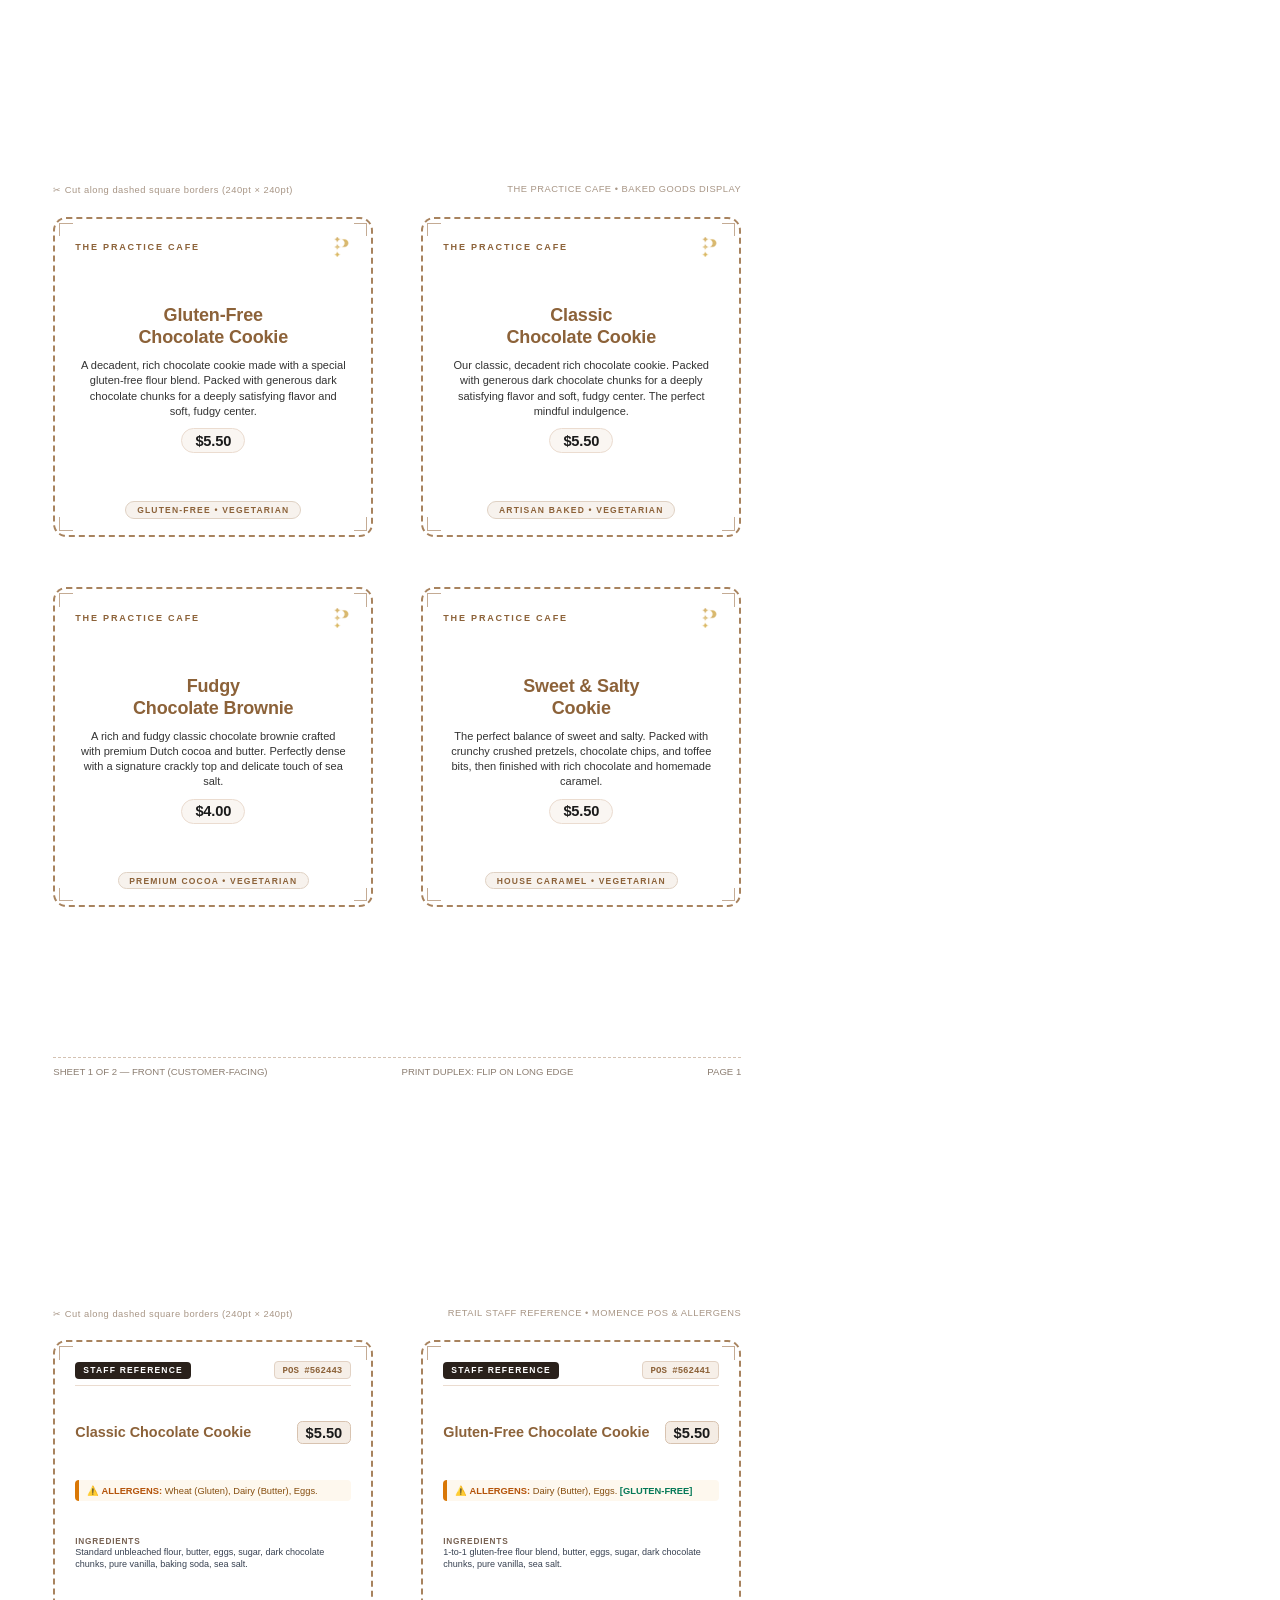
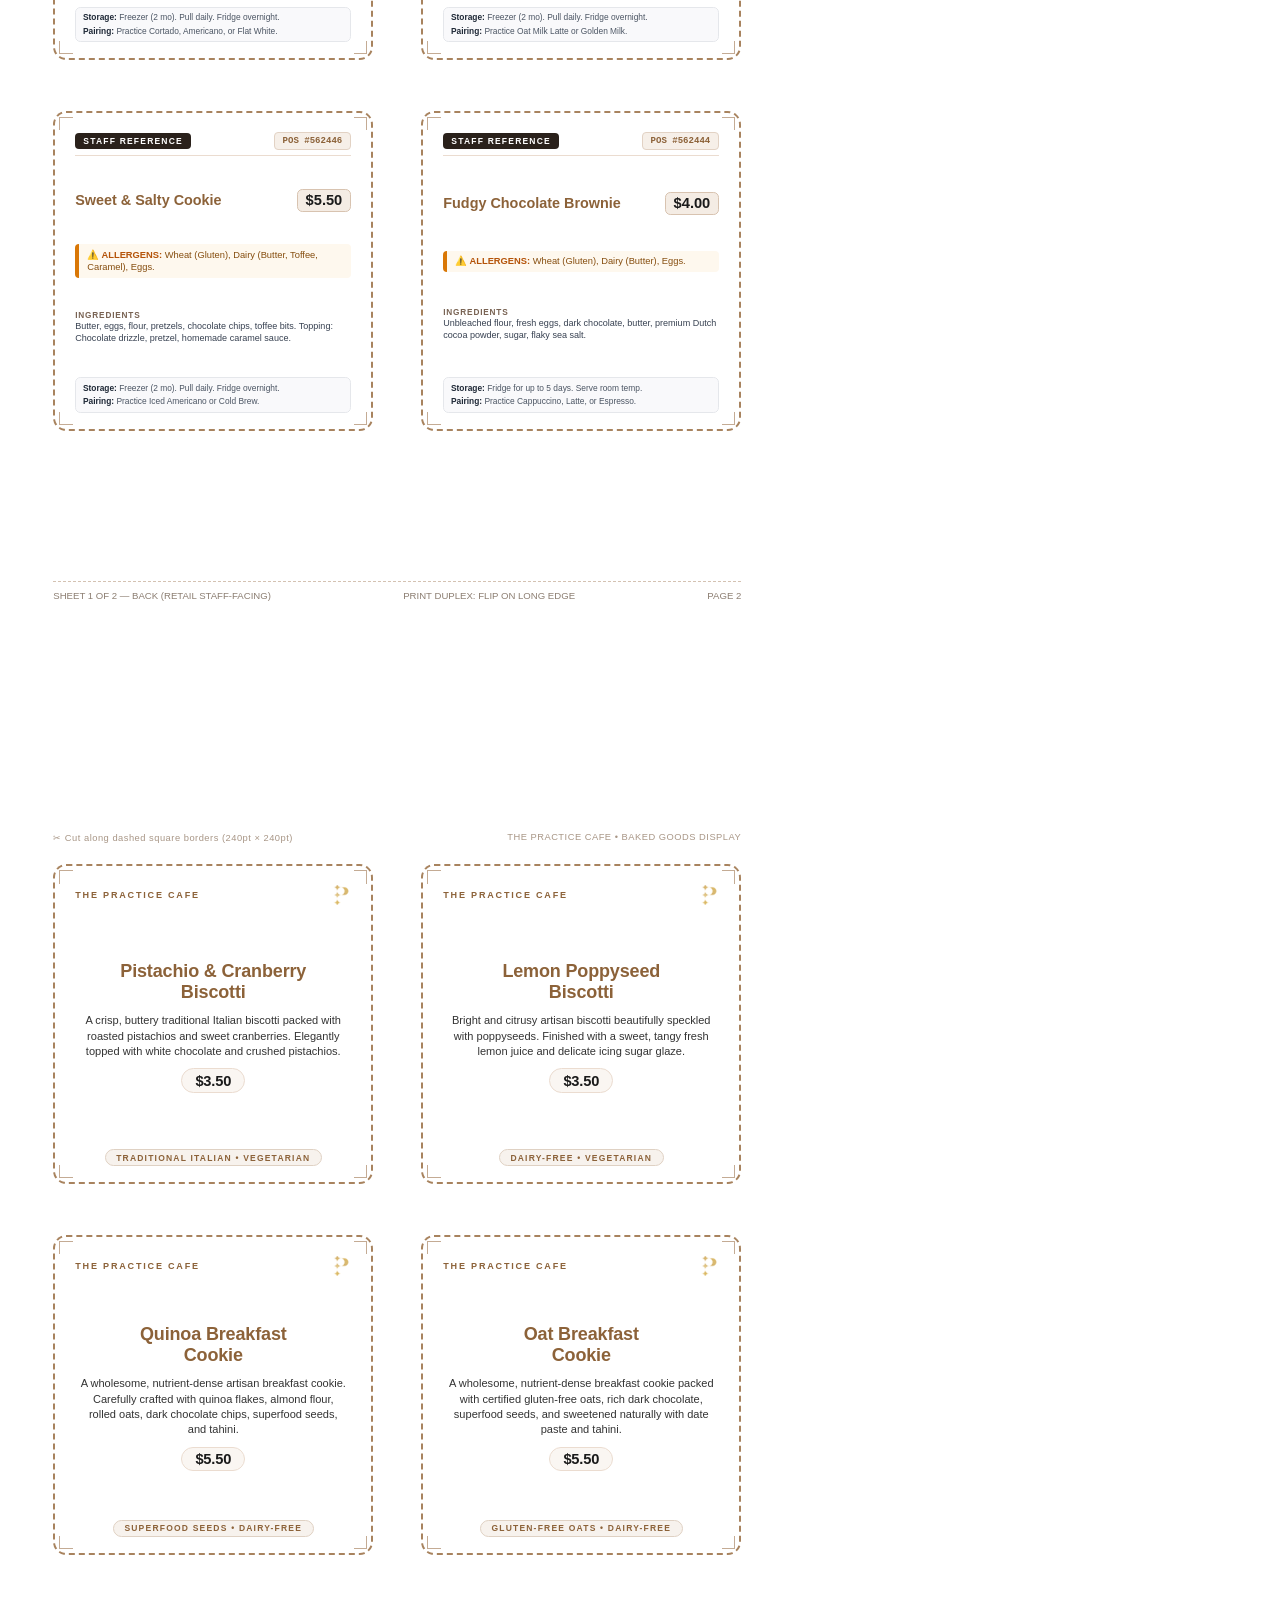
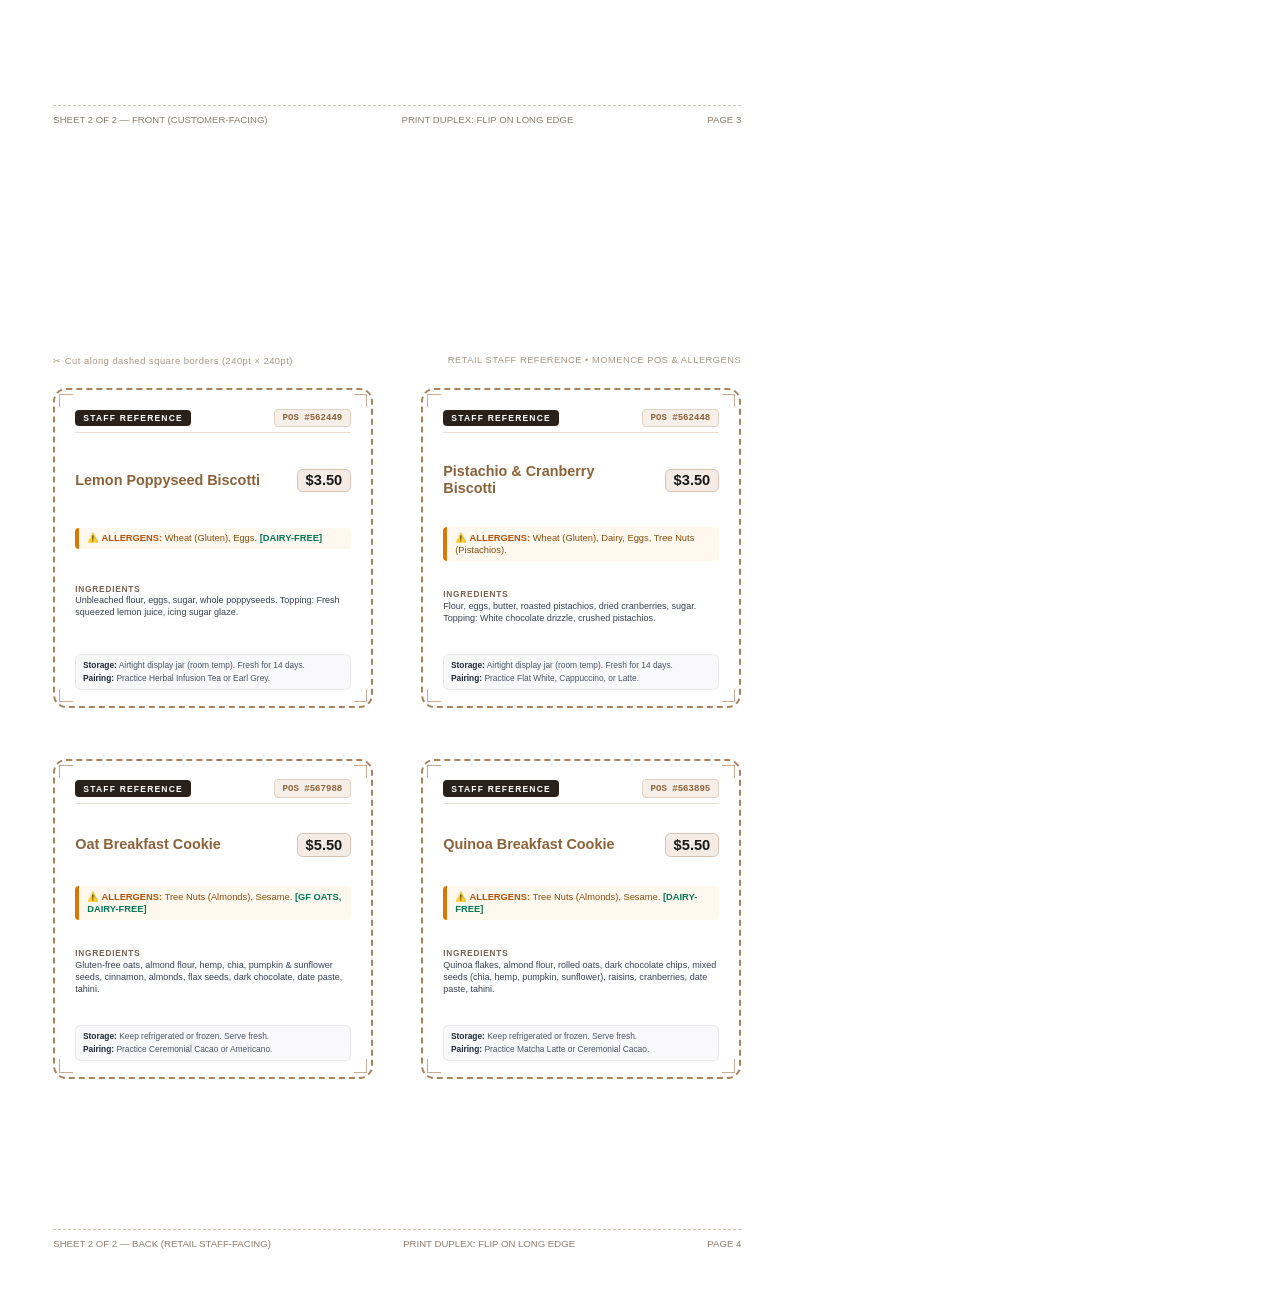
<file: cafe/display_labels.html>
<!DOCTYPE html>
<html lang="en">
<head>
    <meta charset="UTF-8">
    <title>The Practice Cafe - Double-Sided Display Labels</title>
    <style>
        @page {
            size: 595.92pt 842.88pt;
            margin: 0;
        }
        * {
            box-sizing: border-box;
            margin: 0;
            padding: 0;
        }
        body {
            width: 595.92pt;
            font-family: -apple-system, BlinkMacSystemFont, "Segoe UI", Roboto, "Helvetica Neue", Arial, sans-serif;
            background: #ffffff;
            color: #1a1a1a;
            -webkit-print-color-adjust: exact;
            print-color-adjust: exact;
        }
        .page {
            width: 595.92pt;
            height: 842.88pt;
            position: relative;
            page-break-after: always;
            padding-top: 162.44pt;
            padding-left: 39.96pt;
            padding-right: 39.96pt;
            box-sizing: border-box;
            background: #ffffff;
        }
        .page:last-child {
            page-break-after: avoid;
        }
        .card-grid {
            display: grid;
            grid-template-columns: 240pt 240pt;
            grid-template-rows: 240pt 240pt;
            column-gap: 36pt;
            row-gap: 38pt;
        }
        
        /* CARD COMMON */
        .card {
            width: 240pt;
            height: 240pt;
            position: relative;
            border: 1.5pt dashed #a8835e;
            border-radius: 10pt;
            background: #ffffff;
            display: flex;
            flex-direction: column;
            justify-content: space-between;
            padding: 14pt 15pt 12pt 15pt;
            box-sizing: border-box;
            overflow: hidden;
        }
        
        /* CROP TICK MARKS */
        .crop-corner {
            position: absolute;
            width: 10pt;
            height: 10pt;
            border-color: #c4ab94;
            border-style: solid;
            pointer-events: none;
        }
        .crop-tl { top: 3pt; left: 3pt; border-width: 0.75pt 0 0 0.75pt; }
        .crop-tr { top: 3pt; right: 3pt; border-width: 0.75pt 0.75pt 0 0; }
        .crop-bl { bottom: 3pt; left: 3pt; border-width: 0 0 0.75pt 0.75pt; }
        .crop-br { bottom: 3pt; right: 3pt; border-width: 0 0.75pt 0.75pt 0; }

        /* CUSTOMER CARD (FRONT) */
        .card-inner-front {
            height: 100%;
            display: flex;
            flex-direction: column;
            justify-content: space-between;
            align-items: center;
            text-align: center;
        }
        .card-header-front {
            width: 100%;
            display: flex;
            justify-content: space-between;
            align-items: center;
            padding-bottom: 2pt;
        }
        .brand-eyebrow {
            font-size: 6.8pt;
            font-weight: 700;
            letter-spacing: 1.8px;
            color: #8c6239;
            text-transform: uppercase;
        }
        .card-logo {
            width: 15pt;
            height: 15pt;
            object-fit: contain;
        }
        .card-content-front {
            flex-grow: 1;
            display: flex;
            flex-direction: column;
            justify-content: center;
            align-items: center;
            margin: 4pt 0;
        }
        .card-title {
            color: #8c6239;
            font-size: 13.5pt;
            font-weight: 700;
            line-height: 1.2;
            margin-bottom: 7pt;
            letter-spacing: -0.15px;
        }
        .card-desc {
            color: #333333;
            font-size: 8.3pt;
            line-height: 1.38;
            font-weight: 400;
            text-align: center;
            padding: 0 4pt;
            margin-bottom: 7pt;
        }
        .card-price-wrap {
            display: inline-flex;
            align-items: center;
            justify-content: center;
            padding: 2.5pt 10pt;
            background: #faf6f2;
            border: 0.75pt solid #ebdcd0;
            border-radius: 12pt;
        }
        .card-price {
            font-size: 11pt;
            font-weight: 700;
            color: #1a1a1a;
            letter-spacing: -0.2px;
        }
        .card-footer-front {
            width: 100%;
            display: flex;
            justify-content: center;
            align-items: center;
            padding-top: 2pt;
        }
        .dietary-tag {
            font-size: 6.4pt;
            font-weight: 600;
            letter-spacing: 1.2px;
            color: #8c6239;
            text-transform: uppercase;
            background: #f7f2ed;
            padding: 2pt 8pt;
            border-radius: 10pt;
            border: 0.5pt solid #dfd1c3;
        }

        /* STAFF CARD (BACK) */
        .card-inner-staff {
            height: 100%;
            display: flex;
            flex-direction: column;
            justify-content: space-between;
            text-align: left;
        }
        .staff-header {
            display: flex;
            justify-content: space-between;
            align-items: center;
            border-bottom: 1pt solid #ebdcd0;
            padding-bottom: 4pt;
        }
        .staff-badge {
            font-size: 6.4pt;
            font-weight: 800;
            letter-spacing: 1.2px;
            color: #ffffff;
            background: #2a211b;
            padding: 2.5pt 6pt;
            border-radius: 3pt;
            text-transform: uppercase;
        }
        .pos-badge {
            font-size: 6.8pt;
            font-weight: 700;
            color: #8c6239;
            background: #f6efe8;
            padding: 2pt 6pt;
            border-radius: 3pt;
            border: 0.5pt solid #e2d2c4;
            font-family: ui-monospace, Menlo, Monaco, Consolas, monospace;
        }
        .staff-title-row {
            display: flex;
            justify-content: space-between;
            align-items: center;
            margin: 4pt 0;
        }
        .staff-title {
            font-size: 10.8pt;
            font-weight: 700;
            color: #8c6239;
            line-height: 1.2;
            max-width: 155pt;
        }
        .staff-price-badge {
            font-size: 11pt;
            font-weight: 800;
            color: #1a1a1a;
            background: #f4ece4;
            padding: 2pt 6pt;
            border-radius: 4pt;
            border: 0.5pt solid #d8c3b0;
        }
        .staff-allergen-box {
            background: #fef8ee;
            border-left: 3pt solid #d97706;
            border-radius: 3pt;
            padding: 3.5pt 6pt;
            font-size: 7pt;
            line-height: 1.32;
            color: #854d0e;
            margin-bottom: 4pt;
        }
        .staff-allergen-box strong {
            color: #b45309;
            font-weight: 700;
        }
        .staff-section {
            margin-bottom: 4pt;
        }
        .staff-label {
            font-size: 6.2pt;
            font-weight: 700;
            letter-spacing: 0.8px;
            color: #786252;
            text-transform: uppercase;
            display: block;
            margin-bottom: 1pt;
        }
        .staff-ingredients {
            font-size: 6.8pt;
            line-height: 1.32;
            color: #374151;
        }
        .staff-notes-box {
            background: #f9f9fb;
            border: 0.5pt solid #e5e7eb;
            border-radius: 4pt;
            padding: 3.5pt 5pt;
            display: flex;
            flex-direction: column;
            gap: 2pt;
        }
        .staff-note-row {
            font-size: 6.3pt;
            line-height: 1.3;
            color: #4b5563;
        }
        .staff-note-row strong {
            color: #1f2937;
        }

        /* PAGE FOOTER & CUT MARKS */
        .page-guide {
            position: absolute;
            bottom: 35pt;
            left: 39.96pt;
            right: 39.96pt;
            display: flex;
            justify-content: space-between;
            align-items: center;
            color: #8c7e72;
            font-size: 7.2pt;
            font-weight: 500;
            border-top: 0.5pt dashed #d4c2b2;
            padding-top: 6pt;
        }
        .cut-instruction {
            position: absolute;
            top: 138pt;
            left: 39.96pt;
            right: 39.96pt;
            display: flex;
            justify-content: space-between;
            color: #a89686;
            font-size: 7pt;
            letter-spacing: 0.5px;
        }
    </style>
</head>
<body>

    <!-- ========================================== -->
    <!-- SHEET 1: FRONT (CUSTOMER-FACING VIEW)       -->
    <!-- ========================================== -->
    <div class="page">
        <div class="cut-instruction">
            <span>✂ Cut along dashed square borders (240pt × 240pt)</span>
            <span>THE PRACTICE CAFE • BAKED GOODS DISPLAY</span>
        </div>
        <div class="card-grid">
            
            <!-- (0,0) Gluten-Free Chocolate Cookie -->
            <div class="card">
                <div class="crop-corner crop-tl"></div><div class="crop-corner crop-tr"></div>
                <div class="crop-corner crop-bl"></div><div class="crop-corner crop-br"></div>
                <div class="card-inner-front">
                    <div class="card-header-front">
                        <span class="brand-eyebrow">THE PRACTICE CAFE</span>
                        <img class="card-logo" src="[data-uri]" alt="Logo">
                    </div>
                    <div class="card-content-front">
                        <div class="card-title">Gluten-Free<br>Chocolate Cookie</div>
                        <div class="card-desc">A decadent, rich chocolate cookie made with a special gluten-free flour blend. Packed with generous dark chocolate chunks for a deeply satisfying flavor and soft, fudgy center.</div>
                        <div class="card-price-wrap">
                            <span class="card-price">$5.50</span>
                        </div>
                    </div>
                    <div class="card-footer-front">
                        <span class="dietary-tag">GLUTEN-FREE • VEGETARIAN</span>
                    </div>
                </div>
            </div>

            <!-- (0,1) Classic Chocolate Cookie -->
            <div class="card">
                <div class="crop-corner crop-tl"></div><div class="crop-corner crop-tr"></div>
                <div class="crop-corner crop-bl"></div><div class="crop-corner crop-br"></div>
                <div class="card-inner-front">
                    <div class="card-header-front">
                        <span class="brand-eyebrow">THE PRACTICE CAFE</span>
                        <img class="card-logo" src="[data-uri]" alt="Logo">
                    </div>
                    <div class="card-content-front">
                        <div class="card-title">Classic<br>Chocolate Cookie</div>
                        <div class="card-desc">Our classic, decadent rich chocolate cookie. Packed with generous dark chocolate chunks for a deeply satisfying flavor and soft, fudgy center. The perfect mindful indulgence.</div>
                        <div class="card-price-wrap">
                            <span class="card-price">$5.50</span>
                        </div>
                    </div>
                    <div class="card-footer-front">
                        <span class="dietary-tag">ARTISAN BAKED • VEGETARIAN</span>
                    </div>
                </div>
            </div>

            <!-- (1,0) Fudgy Chocolate Brownie -->
            <div class="card">
                <div class="crop-corner crop-tl"></div><div class="crop-corner crop-tr"></div>
                <div class="crop-corner crop-bl"></div><div class="crop-corner crop-br"></div>
                <div class="card-inner-front">
                    <div class="card-header-front">
                        <span class="brand-eyebrow">THE PRACTICE CAFE</span>
                        <img class="card-logo" src="[data-uri]" alt="Logo">
                    </div>
                    <div class="card-content-front">
                        <div class="card-title">Fudgy<br>Chocolate Brownie</div>
                        <div class="card-desc">A rich and fudgy classic chocolate brownie crafted with premium Dutch cocoa and butter. Perfectly dense with a signature crackly top and delicate touch of sea salt.</div>
                        <div class="card-price-wrap">
                            <span class="card-price">$4.00</span>
                        </div>
                    </div>
                    <div class="card-footer-front">
                        <span class="dietary-tag">PREMIUM COCOA • VEGETARIAN</span>
                    </div>
                </div>
            </div>

            <!-- (1,1) Sweet & Salty Cookie -->
            <div class="card">
                <div class="crop-corner crop-tl"></div><div class="crop-corner crop-tr"></div>
                <div class="crop-corner crop-bl"></div><div class="crop-corner crop-br"></div>
                <div class="card-inner-front">
                    <div class="card-header-front">
                        <span class="brand-eyebrow">THE PRACTICE CAFE</span>
                        <img class="card-logo" src="[data-uri]" alt="Logo">
                    </div>
                    <div class="card-content-front">
                        <div class="card-title">Sweet & Salty<br>Cookie</div>
                        <div class="card-desc">The perfect balance of sweet and salty. Packed with crunchy crushed pretzels, chocolate chips, and toffee bits, then finished with rich chocolate and homemade caramel.</div>
                        <div class="card-price-wrap">
                            <span class="card-price">$5.50</span>
                        </div>
                    </div>
                    <div class="card-footer-front">
                        <span class="dietary-tag">HOUSE CARAMEL • VEGETARIAN</span>
                    </div>
                </div>
            </div>

        </div>
        <div class="page-guide">
            <span>SHEET 1 OF 2 — FRONT (CUSTOMER-FACING)</span>
            <span>PRINT DUPLEX: FLIP ON LONG EDGE</span>
            <span>PAGE 1</span>
        </div>
    </div>

    <!-- ========================================== -->
    <!-- SHEET 1: BACK (RETAIL STAFF-FACING VIEW)   -->
    <!-- COLUMNS FLIPPED HORIZONTALLY FOR DUPLEX    -->
    <!-- ========================================== -->
    <div class="page">
        <div class="cut-instruction">
            <span>✂ Cut along dashed square borders (240pt × 240pt)</span>
            <span>RETAIL STAFF REFERENCE • MOMENCE POS & ALLERGENS</span>
        </div>
        <div class="card-grid">
            
            <!-- (0,0) Back of Classic Chocolate Cookie (Mirrors Front 0,1) -->
            <div class="card">
                <div class="crop-corner crop-tl"></div><div class="crop-corner crop-tr"></div>
                <div class="crop-corner crop-bl"></div><div class="crop-corner crop-br"></div>
                <div class="card-inner-staff">
                    <div class="staff-header">
                        <span class="staff-badge">STAFF REFERENCE</span>
                        <span class="pos-badge">POS #562443</span>
                    </div>
                    <div class="staff-title-row">
                        <div class="staff-title">Classic Chocolate Cookie</div>
                        <div class="staff-price-badge">$5.50</div>
                    </div>
                    <div class="staff-allergen-box">
                        <strong>⚠️ ALLERGENS:</strong> Wheat (Gluten), Dairy (Butter), Eggs.
                    </div>
                    <div class="staff-section">
                        <span class="staff-label">INGREDIENTS</span>
                        <div class="staff-ingredients">Standard unbleached flour, butter, eggs, sugar, dark chocolate chunks, pure vanilla, baking soda, sea salt.</div>
                    </div>
                    <div class="staff-notes-box">
                        <div class="staff-note-row"><strong>Storage:</strong> Freezer (2 mo). Pull daily. Fridge overnight.</div>
                        <div class="staff-note-row"><strong>Pairing:</strong> Practice Cortado, Americano, or Flat White.</div>
                    </div>
                </div>
            </div>

            <!-- (0,1) Back of Gluten-Free Chocolate Cookie (Mirrors Front 0,0) -->
            <div class="card">
                <div class="crop-corner crop-tl"></div><div class="crop-corner crop-tr"></div>
                <div class="crop-corner crop-bl"></div><div class="crop-corner crop-br"></div>
                <div class="card-inner-staff">
                    <div class="staff-header">
                        <span class="staff-badge">STAFF REFERENCE</span>
                        <span class="pos-badge">POS #562441</span>
                    </div>
                    <div class="staff-title-row">
                        <div class="staff-title">Gluten-Free Chocolate Cookie</div>
                        <div class="staff-price-badge">$5.50</div>
                    </div>
                    <div class="staff-allergen-box">
                        <strong>⚠️ ALLERGENS:</strong> Dairy (Butter), Eggs. <span style="font-weight:700;color:#047857;">[GLUTEN-FREE]</span>
                    </div>
                    <div class="staff-section">
                        <span class="staff-label">INGREDIENTS</span>
                        <div class="staff-ingredients">1-to-1 gluten-free flour blend, butter, eggs, sugar, dark chocolate chunks, pure vanilla, sea salt.</div>
                    </div>
                    <div class="staff-notes-box">
                        <div class="staff-note-row"><strong>Storage:</strong> Freezer (2 mo). Pull daily. Fridge overnight.</div>
                        <div class="staff-note-row"><strong>Pairing:</strong> Practice Oat Milk Latte or Golden Milk.</div>
                    </div>
                </div>
            </div>

            <!-- (1,0) Back of Sweet & Salty Cookie (Mirrors Front 1,1) -->
            <div class="card">
                <div class="crop-corner crop-tl"></div><div class="crop-corner crop-tr"></div>
                <div class="crop-corner crop-bl"></div><div class="crop-corner crop-br"></div>
                <div class="card-inner-staff">
                    <div class="staff-header">
                        <span class="staff-badge">STAFF REFERENCE</span>
                        <span class="pos-badge">POS #562446</span>
                    </div>
                    <div class="staff-title-row">
                        <div class="staff-title">Sweet & Salty Cookie</div>
                        <div class="staff-price-badge">$5.50</div>
                    </div>
                    <div class="staff-allergen-box">
                        <strong>⚠️ ALLERGENS:</strong> Wheat (Gluten), Dairy (Butter, Toffee, Caramel), Eggs.
                    </div>
                    <div class="staff-section">
                        <span class="staff-label">INGREDIENTS</span>
                        <div class="staff-ingredients">Butter, eggs, flour, pretzels, chocolate chips, toffee bits. Topping: Chocolate drizzle, pretzel, homemade caramel sauce.</div>
                    </div>
                    <div class="staff-notes-box">
                        <div class="staff-note-row"><strong>Storage:</strong> Freezer (2 mo). Pull daily. Fridge overnight.</div>
                        <div class="staff-note-row"><strong>Pairing:</strong> Practice Iced Americano or Cold Brew.</div>
                    </div>
                </div>
            </div>

            <!-- (1,1) Back of Fudgy Chocolate Brownie (Mirrors Front 1,0) -->
            <div class="card">
                <div class="crop-corner crop-tl"></div><div class="crop-corner crop-tr"></div>
                <div class="crop-corner crop-bl"></div><div class="crop-corner crop-br"></div>
                <div class="card-inner-staff">
                    <div class="staff-header">
                        <span class="staff-badge">STAFF REFERENCE</span>
                        <span class="pos-badge">POS #562444</span>
                    </div>
                    <div class="staff-title-row">
                        <div class="staff-title">Fudgy Chocolate Brownie</div>
                        <div class="staff-price-badge">$4.00</div>
                    </div>
                    <div class="staff-allergen-box">
                        <strong>⚠️ ALLERGENS:</strong> Wheat (Gluten), Dairy (Butter), Eggs.
                    </div>
                    <div class="staff-section">
                        <span class="staff-label">INGREDIENTS</span>
                        <div class="staff-ingredients">Unbleached flour, fresh eggs, dark chocolate, butter, premium Dutch cocoa powder, sugar, flaky sea salt.</div>
                    </div>
                    <div class="staff-notes-box">
                        <div class="staff-note-row"><strong>Storage:</strong> Fridge for up to 5 days. Serve room temp.</div>
                        <div class="staff-note-row"><strong>Pairing:</strong> Practice Cappuccino, Latte, or Espresso.</div>
                    </div>
                </div>
            </div>

        </div>
        <div class="page-guide">
            <span>SHEET 1 OF 2 — BACK (RETAIL STAFF-FACING)</span>
            <span>PRINT DUPLEX: FLIP ON LONG EDGE</span>
            <span>PAGE 2</span>
        </div>
    </div>

    <!-- ========================================== -->
    <!-- SHEET 2: FRONT (CUSTOMER-FACING VIEW)       -->
    <!-- ========================================== -->
    <div class="page">
        <div class="cut-instruction">
            <span>✂ Cut along dashed square borders (240pt × 240pt)</span>
            <span>THE PRACTICE CAFE • BAKED GOODS DISPLAY</span>
        </div>
        <div class="card-grid">
            
            <!-- (0,0) Pistachio & Cranberry Biscotti -->
            <div class="card">
                <div class="crop-corner crop-tl"></div><div class="crop-corner crop-tr"></div>
                <div class="crop-corner crop-bl"></div><div class="crop-corner crop-br"></div>
                <div class="card-inner-front">
                    <div class="card-header-front">
                        <span class="brand-eyebrow">THE PRACTICE CAFE</span>
                        <img class="card-logo" src="[data-uri]" alt="Logo">
                    </div>
                    <div class="card-content-front">
                        <div class="card-title">Pistachio & Cranberry<br>Biscotti</div>
                        <div class="card-desc">A crisp, buttery traditional Italian biscotti packed with roasted pistachios and sweet cranberries. Elegantly topped with white chocolate and crushed pistachios.</div>
                        <div class="card-price-wrap">
                            <span class="card-price">$3.50</span>
                        </div>
                    </div>
                    <div class="card-footer-front">
                        <span class="dietary-tag">TRADITIONAL ITALIAN • VEGETARIAN</span>
                    </div>
                </div>
            </div>

            <!-- (0,1) Lemon Poppyseed Biscotti -->
            <div class="card">
                <div class="crop-corner crop-tl"></div><div class="crop-corner crop-tr"></div>
                <div class="crop-corner crop-bl"></div><div class="crop-corner crop-br"></div>
                <div class="card-inner-front">
                    <div class="card-header-front">
                        <span class="brand-eyebrow">THE PRACTICE CAFE</span>
                        <img class="card-logo" src="[data-uri]" alt="Logo">
                    </div>
                    <div class="card-content-front">
                        <div class="card-title">Lemon Poppyseed<br>Biscotti</div>
                        <div class="card-desc">Bright and citrusy artisan biscotti beautifully speckled with poppyseeds. Finished with a sweet, tangy fresh lemon juice and delicate icing sugar glaze.</div>
                        <div class="card-price-wrap">
                            <span class="card-price">$3.50</span>
                        </div>
                    </div>
                    <div class="card-footer-front">
                        <span class="dietary-tag">DAIRY-FREE • VEGETARIAN</span>
                    </div>
                </div>
            </div>

            <!-- (1,0) Quinoa Breakfast Cookie -->
            <div class="card">
                <div class="crop-corner crop-tl"></div><div class="crop-corner crop-tr"></div>
                <div class="crop-corner crop-bl"></div><div class="crop-corner crop-br"></div>
                <div class="card-inner-front">
                    <div class="card-header-front">
                        <span class="brand-eyebrow">THE PRACTICE CAFE</span>
                        <img class="card-logo" src="[data-uri]" alt="Logo">
                    </div>
                    <div class="card-content-front">
                        <div class="card-title">Quinoa Breakfast<br>Cookie</div>
                        <div class="card-desc">A wholesome, nutrient-dense artisan breakfast cookie. Carefully crafted with quinoa flakes, almond flour, rolled oats, dark chocolate chips, superfood seeds, and tahini.</div>
                        <div class="card-price-wrap">
                            <span class="card-price">$5.50</span>
                        </div>
                    </div>
                    <div class="card-footer-front">
                        <span class="dietary-tag">SUPERFOOD SEEDS • DAIRY-FREE</span>
                    </div>
                </div>
            </div>

            <!-- (1,1) Oat Breakfast Cookie -->
            <div class="card">
                <div class="crop-corner crop-tl"></div><div class="crop-corner crop-tr"></div>
                <div class="crop-corner crop-bl"></div><div class="crop-corner crop-br"></div>
                <div class="card-inner-front">
                    <div class="card-header-front">
                        <span class="brand-eyebrow">THE PRACTICE CAFE</span>
                        <img class="card-logo" src="[data-uri]" alt="Logo">
                    </div>
                    <div class="card-content-front">
                        <div class="card-title">Oat Breakfast<br>Cookie</div>
                        <div class="card-desc">A wholesome, nutrient-dense breakfast cookie packed with certified gluten-free oats, rich dark chocolate, superfood seeds, and sweetened naturally with date paste and tahini.</div>
                        <div class="card-price-wrap">
                            <span class="card-price">$5.50</span>
                        </div>
                    </div>
                    <div class="card-footer-front">
                        <span class="dietary-tag">GLUTEN-FREE OATS • DAIRY-FREE</span>
                    </div>
                </div>
            </div>

        </div>
        <div class="page-guide">
            <span>SHEET 2 OF 2 — FRONT (CUSTOMER-FACING)</span>
            <span>PRINT DUPLEX: FLIP ON LONG EDGE</span>
            <span>PAGE 3</span>
        </div>
    </div>

    <!-- ========================================== -->
    <!-- SHEET 2: BACK (RETAIL STAFF-FACING VIEW)   -->
    <!-- COLUMNS FLIPPED HORIZONTALLY FOR DUPLEX    -->
    <!-- ========================================== -->
    <div class="page">
        <div class="cut-instruction">
            <span>✂ Cut along dashed square borders (240pt × 240pt)</span>
            <span>RETAIL STAFF REFERENCE • MOMENCE POS & ALLERGENS</span>
        </div>
        <div class="card-grid">
            
            <!-- (0,0) Back of Lemon Poppyseed Biscotti (Mirrors Front 0,1) -->
            <div class="card">
                <div class="crop-corner crop-tl"></div><div class="crop-corner crop-tr"></div>
                <div class="crop-corner crop-bl"></div><div class="crop-corner crop-br"></div>
                <div class="card-inner-staff">
                    <div class="staff-header">
                        <span class="staff-badge">STAFF REFERENCE</span>
                        <span class="pos-badge">POS #562449</span>
                    </div>
                    <div class="staff-title-row">
                        <div class="staff-title">Lemon Poppyseed Biscotti</div>
                        <div class="staff-price-badge">$3.50</div>
                    </div>
                    <div class="staff-allergen-box">
                        <strong>⚠️ ALLERGENS:</strong> Wheat (Gluten), Eggs. <span style="font-weight:700;color:#047857;">[DAIRY-FREE]</span>
                    </div>
                    <div class="staff-section">
                        <span class="staff-label">INGREDIENTS</span>
                        <div class="staff-ingredients">Unbleached flour, eggs, sugar, whole poppyseeds. Topping: Fresh squeezed lemon juice, icing sugar glaze.</div>
                    </div>
                    <div class="staff-notes-box">
                        <div class="staff-note-row"><strong>Storage:</strong> Airtight display jar (room temp). Fresh for 14 days.</div>
                        <div class="staff-note-row"><strong>Pairing:</strong> Practice Herbal Infusion Tea or Earl Grey.</div>
                    </div>
                </div>
            </div>

            <!-- (0,1) Back of Pistachio & Cranberry Biscotti (Mirrors Front 0,0) -->
            <div class="card">
                <div class="crop-corner crop-tl"></div><div class="crop-corner crop-tr"></div>
                <div class="crop-corner crop-bl"></div><div class="crop-corner crop-br"></div>
                <div class="card-inner-staff">
                    <div class="staff-header">
                        <span class="staff-badge">STAFF REFERENCE</span>
                        <span class="pos-badge">POS #562448</span>
                    </div>
                    <div class="staff-title-row">
                        <div class="staff-title">Pistachio & Cranberry Biscotti</div>
                        <div class="staff-price-badge">$3.50</div>
                    </div>
                    <div class="staff-allergen-box">
                        <strong>⚠️ ALLERGENS:</strong> Wheat (Gluten), Dairy, Eggs, Tree Nuts (Pistachios).
                    </div>
                    <div class="staff-section">
                        <span class="staff-label">INGREDIENTS</span>
                        <div class="staff-ingredients">Flour, eggs, butter, roasted pistachios, dried cranberries, sugar. Topping: White chocolate drizzle, crushed pistachios.</div>
                    </div>
                    <div class="staff-notes-box">
                        <div class="staff-note-row"><strong>Storage:</strong> Airtight display jar (room temp). Fresh for 14 days.</div>
                        <div class="staff-note-row"><strong>Pairing:</strong> Practice Flat White, Cappuccino, or Latte.</div>
                    </div>
                </div>
            </div>

            <!-- (1,0) Back of Oat Breakfast Cookie (Mirrors Front 1,1) -->
            <div class="card">
                <div class="crop-corner crop-tl"></div><div class="crop-corner crop-tr"></div>
                <div class="crop-corner crop-bl"></div><div class="crop-corner crop-br"></div>
                <div class="card-inner-staff">
                    <div class="staff-header">
                        <span class="staff-badge">STAFF REFERENCE</span>
                        <span class="pos-badge">POS #567988</span>
                    </div>
                    <div class="staff-title-row">
                        <div class="staff-title">Oat Breakfast Cookie</div>
                        <div class="staff-price-badge">$5.50</div>
                    </div>
                    <div class="staff-allergen-box">
                        <strong>⚠️ ALLERGENS:</strong> Tree Nuts (Almonds), Sesame. <span style="font-weight:700;color:#047857;">[GF OATS, DAIRY-FREE]</span>
                    </div>
                    <div class="staff-section">
                        <span class="staff-label">INGREDIENTS</span>
                        <div class="staff-ingredients">Gluten-free oats, almond flour, hemp, chia, pumpkin & sunflower seeds, cinnamon, almonds, flax seeds, dark chocolate, date paste, tahini.</div>
                    </div>
                    <div class="staff-notes-box">
                        <div class="staff-note-row"><strong>Storage:</strong> Keep refrigerated or frozen. Serve fresh.</div>
                        <div class="staff-note-row"><strong>Pairing:</strong> Practice Ceremonial Cacao or Americano.</div>
                    </div>
                </div>
            </div>

            <!-- (1,1) Back of Quinoa Breakfast Cookie (Mirrors Front 1,0) -->
            <div class="card">
                <div class="crop-corner crop-tl"></div><div class="crop-corner crop-tr"></div>
                <div class="crop-corner crop-bl"></div><div class="crop-corner crop-br"></div>
                <div class="card-inner-staff">
                    <div class="staff-header">
                        <span class="staff-badge">STAFF REFERENCE</span>
                        <span class="pos-badge">POS #563895</span>
                    </div>
                    <div class="staff-title-row">
                        <div class="staff-title">Quinoa Breakfast Cookie</div>
                        <div class="staff-price-badge">$5.50</div>
                    </div>
                    <div class="staff-allergen-box">
                        <strong>⚠️ ALLERGENS:</strong> Tree Nuts (Almonds), Sesame. <span style="font-weight:700;color:#047857;">[DAIRY-FREE]</span>
                    </div>
                    <div class="staff-section">
                        <span class="staff-label">INGREDIENTS</span>
                        <div class="staff-ingredients">Quinoa flakes, almond flour, rolled oats, dark chocolate chips, mixed seeds (chia, hemp, pumpkin, sunflower), raisins, cranberries, date paste, tahini.</div>
                    </div>
                    <div class="staff-notes-box">
                        <div class="staff-note-row"><strong>Storage:</strong> Keep refrigerated or frozen. Serve fresh.</div>
                        <div class="staff-note-row"><strong>Pairing:</strong> Practice Matcha Latte or Ceremonial Cacao.</div>
                    </div>
                </div>
            </div>

        </div>
        <div class="page-guide">
            <span>SHEET 2 OF 2 — BACK (RETAIL STAFF-FACING)</span>
            <span>PRINT DUPLEX: FLIP ON LONG EDGE</span>
            <span>PAGE 4</span>
        </div>
    </div>

</body>
</html>
</file>
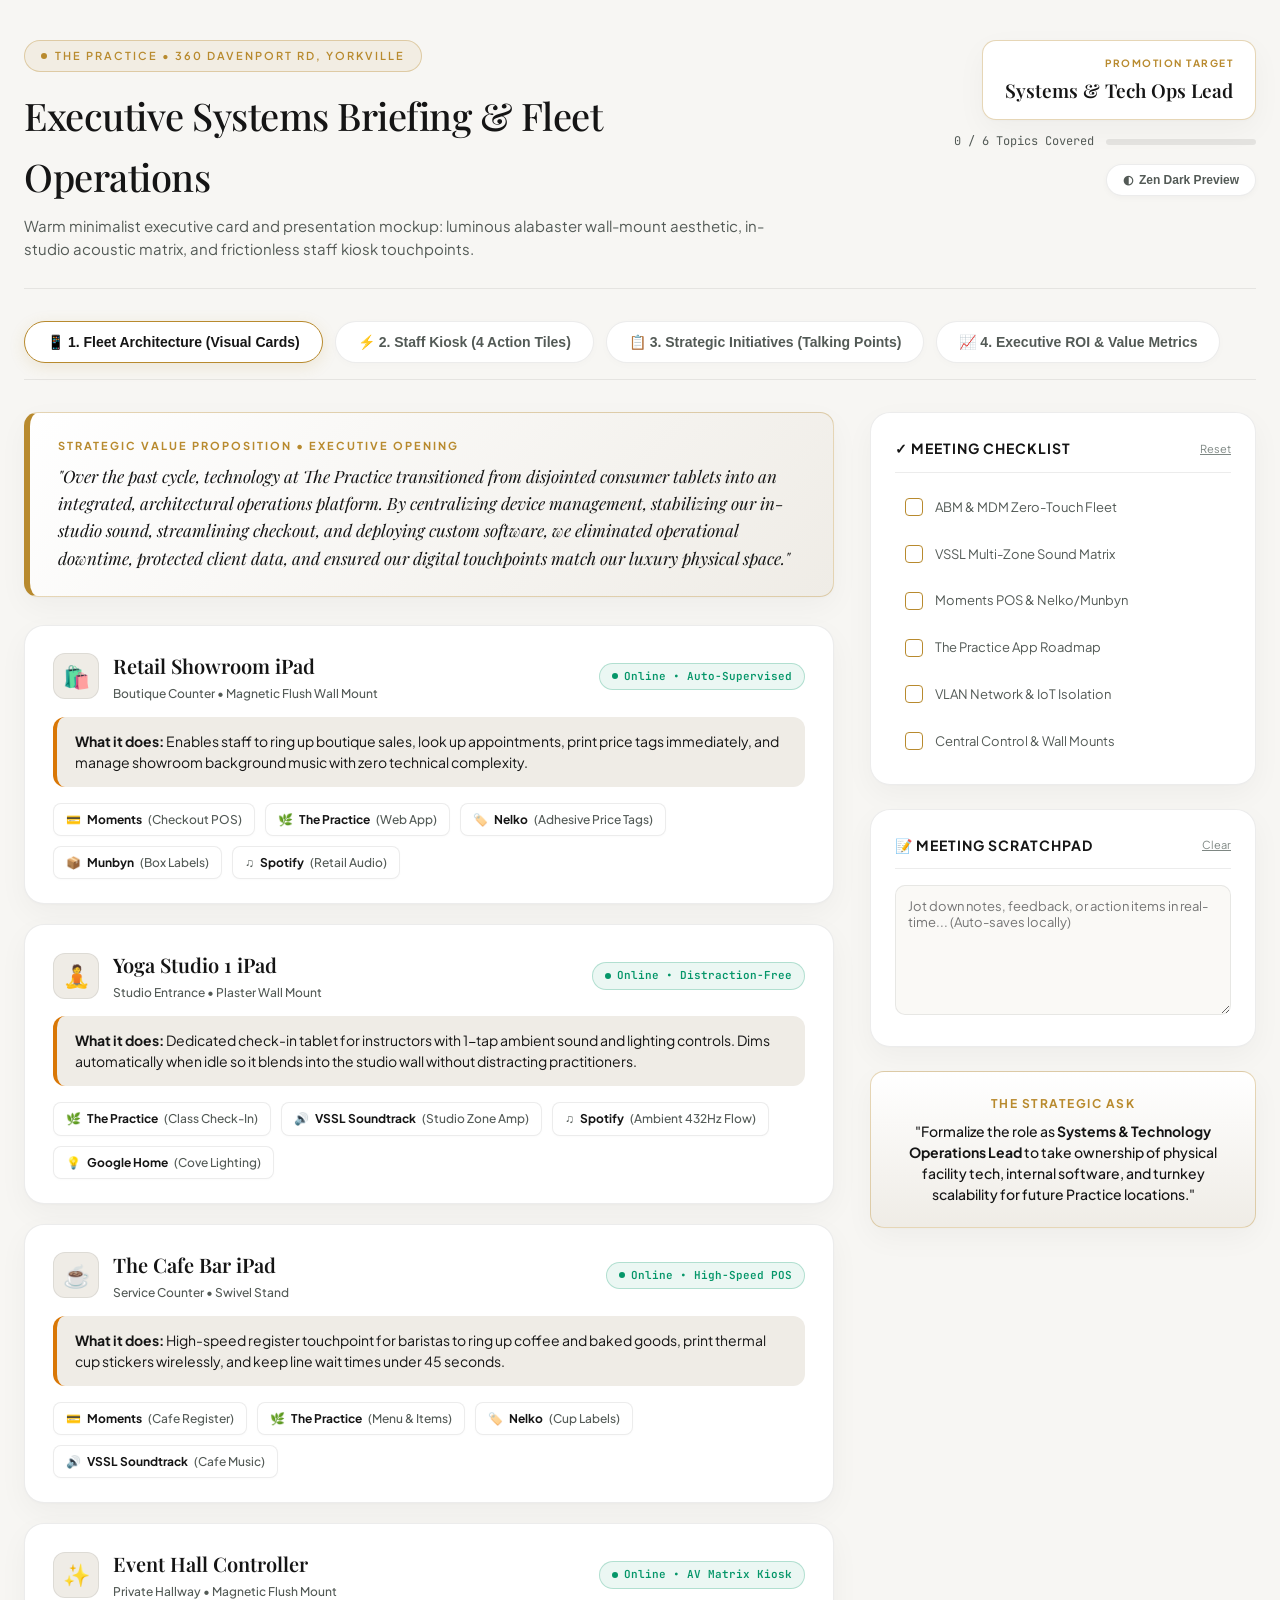
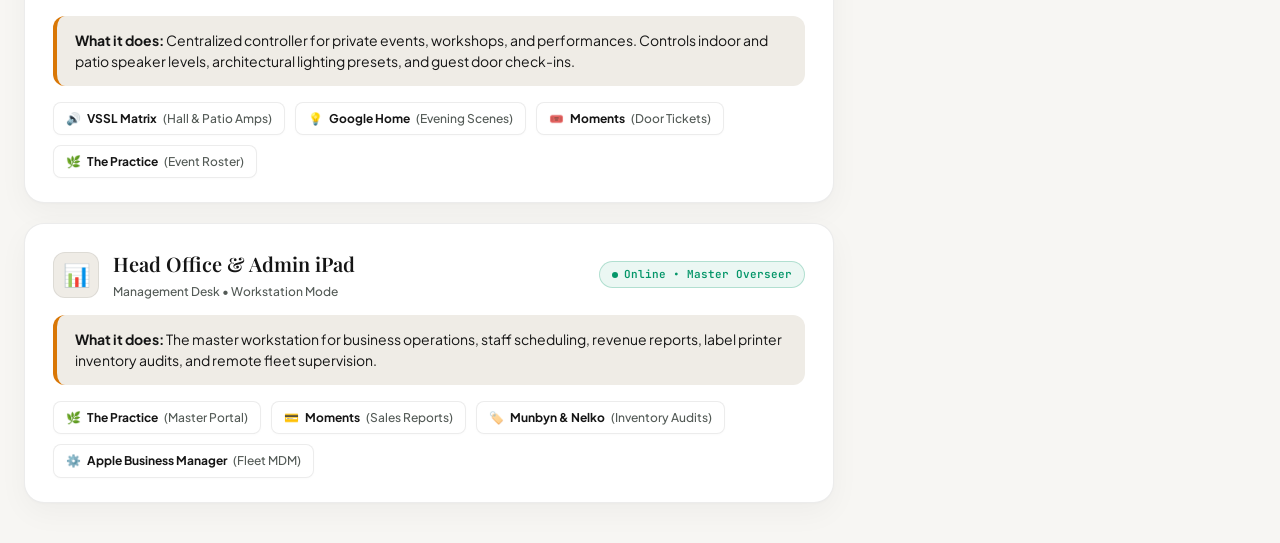
<file: ipad-fleet/executive_review_briefing.html>
<!DOCTYPE html>
<html lang="en">
<head>
    <meta charset="UTF-8">
    <meta name="viewport" content="width=device-width, initial-scale=1.0">
    <title>The Practice — Executive Systems Briefing & Fleet Architecture</title>
    <!-- Fonts -->
    <link rel="preconnect" href="https://fonts.googleapis.com">
    <link rel="preconnect" href="https://fonts.gstatic.com" crossorigin>
    <link href="https://fonts.googleapis.com/css2?family=Plus+Jakarta+Sans:wght@300;400;500;600;700&family=Playfair+Display:ital,wght@0,500;0,600;1,400&family=JetBrains+Mono:wght@400;500;600&display=swap" rel="stylesheet">
    <style>
        :root {
            /* The Practice Warm Minimalist / Alabaster Light Palette */
            --color-bg-base: #F7F6F3;           /* Luminous warm alabaster & plaster foundation */
            --color-surface-card: #FFFFFF;      /* Pure alabaster card */
            --color-surface-elevated: #EFECE6;  /* Soft limestone stone tone */
            --color-surface-hover: #F2EFE9;
            --color-mineral-sage: #EBEDEA;      /* Signature architectural mineral plaster */
            --color-charcoal-dark: #151515;     /* Sanctuary charcoal black for high contrast */
            --color-text-primary: #151515;      /* Deep legible charcoal */
            --color-text-secondary: #535A56;    /* Warm travertine grey */
            --color-text-muted: #7E8783;        /* Subtle architectural metadata */
            --color-bronze-gold: #B88A2E;       /* Warm metallic bronze */
            --color-bronze-light: #8E6B1D;
            --color-accent-amber: #D97706;      /* Golden terracotta accent */
            --color-button-indigo: #03095F;     /* Signature website deep indigo */
            --color-success: #059669;           /* Forest emerald */
            
            --border-subtle: rgba(21, 21, 21, 0.08);
            --border-bronze: rgba(184, 138, 46, 0.35);
            
            --radius-card: 20px;
            --radius-pill: 100px;
            --radius-badge: 8px;
            
            --font-heading: 'Playfair Display', 'Optima', Georgia, serif;
            --font-body: 'Plus Jakarta Sans', -apple-system, sans-serif;
            --font-mono: 'JetBrains Mono', monospace;
            
            --shadow-card: 0 10px 30px rgba(0, 0, 0, 0.04), 0 1px 3px rgba(0, 0, 0, 0.02);
            --shadow-elevated: 0 20px 48px rgba(0, 0, 0, 0.07);
            --transition-smooth: all 0.25s cubic-bezier(0.16, 1, 0.3, 1);
        }

        /* Dark Obsidian Zen Mode Override (for low-light evening comparison) */
        body.theme-zen {
            --color-bg-base: #0E1110;
            --color-surface-card: #151A18;
            --color-surface-elevated: #1D2321;
            --color-surface-hover: #242C2A;
            --color-text-primary: #F8FAFC;
            --color-text-secondary: #9DA8A4;
            --color-text-muted: #67746F;
            --color-bronze-gold: #D4AF37;
            --color-bronze-light: #F2E3B3;
            --border-subtle: rgba(255, 255, 255, 0.08);
            --border-bronze: rgba(212, 175, 55, 0.35);
            --shadow-card: 0 14px 34px rgba(0, 0, 0, 0.38);
        }

        * {
            box-sizing: border-box;
            margin: 0;
            padding: 0;
        }

        body {
            background-color: var(--color-bg-base);
            color: var(--color-text-primary);
            font-family: var(--font-body);
            line-height: 1.6;
            padding: 40px 24px;
            min-height: 100vh;
            transition: background-color 0.3s ease, color 0.3s ease;
        }

        .container {
            max-width: 1320px;
            margin: 0 auto;
        }

        /* Top Executive Header */
        .executive-header {
            display: flex;
            justify-content: space-between;
            align-items: flex-start;
            padding-bottom: 28px;
            margin-bottom: 32px;
            border-bottom: 1px solid var(--border-subtle);
            flex-wrap: wrap;
            gap: 24px;
        }
        .header-left {
            max-width: 760px;
        }
        .brand-badge {
            display: inline-flex;
            align-items: center;
            gap: 8px;
            background: rgba(184, 138, 46, 0.08);
            border: 1px solid var(--border-bronze);
            color: var(--color-bronze-gold);
            padding: 6px 16px;
            border-radius: var(--radius-pill);
            font-size: 11px;
            font-weight: 600;
            letter-spacing: 2px;
            text-transform: uppercase;
            margin-bottom: 14px;
        }
        .brand-badge-dot {
            width: 6px;
            height: 6px;
            border-radius: 50%;
            background: var(--color-bronze-gold);
        }
        h1 {
            font-family: var(--font-heading);
            font-size: 38px;
            font-weight: 500;
            color: var(--color-text-primary);
            letter-spacing: -0.5px;
            margin-bottom: 8px;
        }
        .header-subtitle {
            color: var(--color-text-secondary);
            font-size: 15px;
            line-height: 1.5;
        }

        .header-right {
            display: flex;
            flex-direction: column;
            align-items: flex-end;
            gap: 12px;
        }
        .role-target-card {
            background: var(--color-surface-card);
            border: 1px solid var(--border-bronze);
            padding: 14px 22px;
            border-radius: 14px;
            text-align: right;
            box-shadow: var(--shadow-card);
        }
        .role-target-label {
            font-size: 10px;
            text-transform: uppercase;
            letter-spacing: 1.5px;
            color: var(--color-bronze-gold);
            font-weight: 700;
            margin-bottom: 4px;
        }
        .role-target-title {
            font-family: var(--font-heading);
            font-size: 19px;
            font-weight: 600;
            color: var(--color-text-primary);
        }
        .progress-indicator {
            display: flex;
            align-items: center;
            gap: 12px;
            font-family: var(--font-mono);
            font-size: 12px;
            color: var(--color-text-secondary);
        }
        .progress-bar-bg {
            width: 150px;
            height: 6px;
            background: rgba(0, 0, 0, 0.08);
            border-radius: 10px;
            overflow: hidden;
        }
        .progress-bar-fill {
            height: 100%;
            background: var(--color-bronze-gold);
            width: 0%;
            transition: width 0.3s ease;
        }

        /* Palette / Mode Switcher */
        .theme-toggle-btn {
            background: var(--color-surface-card);
            border: 1px solid var(--border-subtle);
            color: var(--color-text-secondary);
            padding: 8px 16px;
            border-radius: var(--radius-pill);
            font-size: 12px;
            font-weight: 600;
            cursor: pointer;
            display: flex;
            align-items: center;
            gap: 6px;
            transition: var(--transition-smooth);
            box-shadow: 0 2px 6px rgba(0,0,0,0.03);
        }
        .theme-toggle-btn:hover {
            border-color: var(--color-bronze-gold);
            color: var(--color-text-primary);
        }

        /* Master View Switcher Tabs */
        .tab-navigation {
            display: flex;
            justify-content: flex-start;
            gap: 12px;
            margin-bottom: 32px;
            flex-wrap: wrap;
            border-bottom: 1px solid var(--border-subtle);
            padding-bottom: 16px;
        }
        .tab-btn {
            background: var(--color-surface-card);
            border: 1px solid var(--border-subtle);
            color: var(--color-text-secondary);
            padding: 12px 22px;
            border-radius: var(--radius-pill);
            font-size: 14px;
            font-weight: 600;
            cursor: pointer;
            transition: var(--transition-smooth);
            display: flex;
            align-items: center;
            gap: 8px;
            box-shadow: 0 2px 8px rgba(0,0,0,0.02);
        }
        .tab-btn:hover {
            color: var(--color-text-primary);
            background: var(--color-surface-elevated);
            border-color: rgba(21, 21, 21, 0.2);
        }
        .tab-btn.active {
            background: var(--color-surface-card);
            color: var(--color-text-primary);
            border-color: var(--color-bronze-gold);
            box-shadow: 0 4px 16px rgba(184, 138, 46, 0.15);
        }

        /* Two-Column Presentation Layout */
        .presentation-grid {
            display: grid;
            grid-template-columns: 2.1fr 1fr;
            gap: 36px;
            align-items: start;
        }
        @media (max-width: 1040px) {
            .presentation-grid {
                grid-template-columns: 1fr;
            }
        }

        /* Tab Views */
        .tab-content {
            display: none;
            animation: fadeIn 0.3s ease;
        }
        .tab-content.active {
            display: block;
        }
        @keyframes fadeIn {
            from { opacity: 0; transform: translateY(6px); }
            to { opacity: 1; transform: translateY(0); }
        }

        /* Opening Hook Banner: Warm Alabaster Plaster Texture */
        .executive-pitch-box {
            background: linear-gradient(135deg, #FFFFFF, var(--color-surface-elevated));
            border: 1px solid var(--border-bronze);
            border-left: 6px solid var(--color-bronze-gold);
            padding: 24px 28px;
            border-radius: 14px;
            margin-bottom: 28px;
            box-shadow: var(--shadow-card);
        }
        .pitch-label {
            font-size: 11px;
            font-weight: 700;
            letter-spacing: 2px;
            text-transform: uppercase;
            color: var(--color-bronze-gold);
            margin-bottom: 8px;
        }
        .pitch-text {
            font-family: var(--font-heading);
            font-size: 17px;
            font-style: italic;
            color: var(--color-text-primary);
            line-height: 1.6;
        }

        /* High-Contrast ROI Summary Grid */
        .roi-cards-grid {
            display: grid;
            grid-template-columns: repeat(auto-fit, minmax(240px, 1fr));
            gap: 16px;
            margin-bottom: 32px;
        }
        .roi-card {
            background: var(--color-surface-card);
            border: 1px solid var(--border-subtle);
            border-radius: 14px;
            padding: 20px;
            transition: var(--transition-smooth);
            box-shadow: var(--shadow-card);
        }
        .roi-card:hover {
            border-color: var(--color-bronze-gold);
            transform: translateY(-2px);
        }
        .roi-label {
            font-size: 11px;
            text-transform: uppercase;
            letter-spacing: 1px;
            color: var(--color-text-muted);
            margin-bottom: 6px;
            font-weight: 600;
        }
        .roi-metric {
            font-family: var(--font-heading);
            font-size: 28px;
            font-weight: 600;
            color: var(--color-bronze-gold);
            margin-bottom: 4px;
        }
        .roi-caption {
            font-size: 13px;
            color: var(--color-text-secondary);
            line-height: 1.4;
        }

        /* -------------------------------------------------------------
           VIEW 1: SIMPLIFIED FLEET ARCHITECTURE TILES (WARM ALABASTER)
           ------------------------------------------------------------- */
        .fleet-tiles-container {
            display: flex;
            flex-direction: column;
            gap: 20px;
        }
        .device-visual-card {
            background: var(--color-surface-card);
            border: 1px solid var(--border-subtle);
            border-radius: var(--radius-card);
            padding: 24px 28px;
            transition: var(--transition-smooth);
            box-shadow: var(--shadow-card);
        }
        .device-visual-card:hover {
            border-color: var(--border-bronze);
            background: #FFFFFF;
            box-shadow: var(--shadow-elevated);
        }
        .device-card-header {
            display: flex;
            justify-content: space-between;
            align-items: center;
            margin-bottom: 14px;
            flex-wrap: wrap;
            gap: 12px;
        }
        .device-header-left {
            display: flex;
            align-items: center;
            gap: 14px;
        }
        .device-icon-badge {
            width: 46px;
            height: 46px;
            border-radius: 12px;
            background: var(--color-surface-elevated);
            border: 1px solid var(--border-subtle);
            display: flex;
            align-items: center;
            justify-content: center;
            font-size: 22px;
            flex-shrink: 0;
        }
        .device-title-box h3 {
            font-family: var(--font-heading);
            font-size: 20px;
            font-weight: 600;
            color: var(--color-text-primary);
            margin-bottom: 2px;
        }
        .device-location-tag {
            font-size: 12px;
            color: var(--color-text-secondary);
            font-weight: 500;
        }
        .device-status-badge {
            font-family: var(--font-mono);
            font-size: 11px;
            font-weight: 600;
            padding: 4px 12px;
            border-radius: var(--radius-pill);
            background: rgba(5, 150, 105, 0.08);
            color: var(--color-success);
            border: 1px solid rgba(5, 150, 105, 0.25);
            display: inline-flex;
            align-items: center;
            gap: 6px;
        }
        .device-status-dot {
            width: 6px;
            height: 6px;
            border-radius: 50%;
            background: var(--color-success);
        }
        .device-plain-desc {
            font-size: 14px;
            color: var(--color-charcoal-dark);
            margin-bottom: 16px;
            line-height: 1.5;
            background: var(--color-surface-elevated);
            padding: 14px 18px;
            border-radius: 12px;
            border-left: 4px solid var(--color-accent-amber);
        }
        .device-meta-row {
            display: flex;
            flex-wrap: wrap;
            gap: 10px;
            align-items: center;
        }
        .app-chip {
            background: #FFFFFF;
            border: 1px solid var(--border-subtle);
            padding: 6px 12px;
            border-radius: 8px;
            font-size: 12px;
            font-weight: 500;
            color: var(--color-text-secondary);
            display: flex;
            align-items: center;
            gap: 6px;
            box-shadow: 0 1px 3px rgba(0,0,0,0.02);
        }
        .app-chip strong {
            color: var(--color-text-primary);
        }

        /* -------------------------------------------------------------
           VIEW 2: STAFF KIOSK 4-TILE VISUAL SHOWCASE (WARM PLASTER WALL MOUNT)
           ------------------------------------------------------------- */
        .kiosk-mockup-wrapper {
            background: var(--color-surface-card);
            border: 1px solid var(--border-subtle);
            border-radius: var(--radius-card);
            padding: 36px;
            box-shadow: var(--shadow-card);
            margin-bottom: 28px;
        }
        .wall-mount-environment {
            background: linear-gradient(135deg, #EFECE6 0%, #E8E5DF 100%);
            border-radius: 36px;
            padding: 40px;
            border: 1px solid rgba(21, 21, 21, 0.06);
            display: flex;
            justify-content: center;
            box-shadow: inset 0 2px 20px rgba(0, 0, 0, 0.03);
        }
        .kiosk-tablet-frame {
            width: 100%;
            max-width: 800px;
            border: 12px solid #232725;
            border-radius: 32px;
            background: #FAF9F6;
            box-shadow: 0 24px 60px rgba(0, 0, 0, 0.12), 0 2px 8px rgba(0, 0, 0, 0.05);
            overflow: hidden;
            color: var(--color-charcoal-dark);
        }
        .tablet-status-bar {
            display: flex;
            justify-content: space-between;
            align-items: center;
            padding: 16px 26px;
            border-bottom: 1px solid rgba(21, 21, 21, 0.06);
            font-size: 13px;
            font-weight: 600;
            background: #FFFFFF;
        }
        .tablet-grid-4 {
            display: grid;
            grid-template-columns: 1fr 1fr;
            gap: 18px;
            padding: 26px;
            background: #FAF9F6;
        }
        .kiosk-action-btn {
            background: #FFFFFF;
            border: 1px solid rgba(21, 21, 21, 0.08);
            border-radius: 18px;
            padding: 24px;
            box-shadow: 0 4px 16px rgba(0, 0, 0, 0.03);
            cursor: pointer;
            transition: var(--transition-smooth);
            display: flex;
            flex-direction: column;
            justify-content: space-between;
            min-height: 160px;
        }
        .kiosk-action-btn:hover {
            transform: translateY(-2px);
            box-shadow: 0 12px 26px rgba(0, 0, 0, 0.06);
            border-color: var(--color-accent-amber);
        }
        .kiosk-btn-top {
            display: flex;
            justify-content: space-between;
            align-items: center;
        }
        .kiosk-btn-icon {
            font-size: 26px;
            width: 48px;
            height: 48px;
            background: #F4F3EF;
            border-radius: 12px;
            display: flex;
            align-items: center;
            justify-content: center;
        }
        .kiosk-btn-badge {
            font-family: var(--font-mono);
            font-size: 10px;
            font-weight: 700;
            color: #535A56;
            background: #EFECE6;
            padding: 4px 10px;
            border-radius: 100px;
        }
        .kiosk-btn-title {
            font-family: var(--font-heading);
            font-size: 21px;
            font-weight: 600;
            color: #151515;
            margin-top: 12px;
        }
        .kiosk-btn-sub {
            font-size: 12px;
            color: #535A56;
            margin-top: 2px;
        }
        .tablet-bottom-bar {
            display: flex;
            justify-content: space-between;
            align-items: center;
            padding: 14px 26px;
            background: #F4F3EF;
            border-top: 1px solid rgba(21, 21, 21, 0.06);
            font-size: 12px;
            color: #535A56;
        }

        /* -------------------------------------------------------------
           VIEW 3: EXPANDABLE STRATEGIC PILLARS (LIGHT THEME)
           ------------------------------------------------------------- */
        .accordion-item {
            background: var(--color-surface-card);
            border: 1px solid var(--border-subtle);
            border-radius: var(--radius-card);
            margin-bottom: 16px;
            overflow: hidden;
            box-shadow: var(--shadow-card);
            transition: var(--transition-smooth);
        }
        .accordion-item:hover {
            border-color: rgba(21, 21, 21, 0.18);
        }
        .accordion-item.active {
            border-color: var(--border-bronze);
            background: #FFFFFF;
        }
        .accordion-header {
            padding: 20px 24px;
            display: flex;
            justify-content: space-between;
            align-items: center;
            cursor: pointer;
            user-select: none;
            transition: var(--transition-smooth);
        }
        .accordion-header:hover {
            background: rgba(0, 0, 0, 0.015);
        }
        .topic-meta {
            display: flex;
            align-items: center;
            gap: 14px;
        }
        .topic-num {
            font-family: var(--font-mono);
            font-size: 12px;
            font-weight: 600;
            color: var(--color-bronze-gold);
            background: rgba(184, 138, 46, 0.1);
            padding: 4px 10px;
            border-radius: var(--radius-badge);
        }
        .topic-title {
            font-size: 17px;
            font-weight: 600;
            color: var(--color-text-primary);
            letter-spacing: -0.2px;
        }
        .chevron {
            font-size: 13px;
            color: var(--color-text-muted);
            transition: transform 0.25s ease;
        }
        .accordion-item.active .chevron {
            transform: rotate(180deg);
            color: var(--color-bronze-gold);
        }
        .accordion-body {
            display: none;
            padding: 0 24px 24px 24px;
            border-top: 1px solid var(--border-subtle);
            background: #FAF9F6;
        }
        .accordion-item.active .accordion-body {
            display: block;
        }

        .section-subhead {
            font-size: 11px;
            text-transform: uppercase;
            letter-spacing: 1.5px;
            font-weight: 700;
            color: var(--color-accent-amber);
            margin: 20px 0 10px 0;
        }
        .point-list {
            list-style: none;
            display: flex;
            flex-direction: column;
            gap: 12px;
        }
        .point-item {
            display: flex;
            align-items: flex-start;
            gap: 12px;
            font-size: 14px;
            color: var(--color-text-secondary);
            line-height: 1.5;
        }
        .point-bullet {
            color: var(--color-bronze-gold);
            font-weight: bold;
            line-height: 1.5;
        }
        .point-item strong {
            color: var(--color-charcoal-dark);
        }

        /* SIDEBAR: Meeting Checklist & Auto-Saving Scratchpad */
        .sidebar-sticky {
            position: sticky;
            top: 24px;
            display: flex;
            flex-direction: column;
            gap: 24px;
        }
        .card-panel {
            background: var(--color-surface-card);
            border: 1px solid var(--border-subtle);
            border-radius: var(--radius-card);
            padding: 24px;
            box-shadow: var(--shadow-card);
        }
        .panel-header {
            display: flex;
            justify-content: space-between;
            align-items: center;
            margin-bottom: 16px;
            padding-bottom: 12px;
            border-bottom: 1px solid var(--border-subtle);
        }
        .panel-title {
            font-size: 14px;
            font-weight: 700;
            color: var(--color-text-primary);
            text-transform: uppercase;
            letter-spacing: 1px;
            display: flex;
            align-items: center;
            gap: 8px;
        }
        .reset-link {
            font-size: 11px;
            color: var(--color-text-muted);
            cursor: pointer;
            text-decoration: underline;
        }
        .reset-link:hover {
            color: var(--color-bronze-gold);
        }

        .check-group {
            display: flex;
            flex-direction: column;
            gap: 10px;
        }
        .check-label {
            display: flex;
            align-items: center;
            gap: 12px;
            font-size: 13px;
            color: var(--color-text-secondary);
            cursor: pointer;
            padding: 8px 10px;
            border-radius: 8px;
            transition: background 0.2s;
        }
        .check-label:hover {
            background: var(--color-surface-elevated);
            color: var(--color-text-primary);
        }
        .custom-checkbox {
            appearance: none;
            -webkit-appearance: none;
            width: 18px;
            height: 18px;
            border: 1.5px solid var(--color-bronze-gold);
            border-radius: 4px;
            background: transparent;
            cursor: pointer;
            position: relative;
            outline: none;
            transition: all 0.2s;
            flex-shrink: 0;
        }
        .custom-checkbox:checked {
            background: var(--color-bronze-gold);
            border-color: var(--color-bronze-gold);
        }
        .custom-checkbox:checked::after {
            content: "✓";
            position: absolute;
            top: 50%;
            left: 50%;
            transform: translate(-50%, -50%);
            color: #FFFFFF;
            font-size: 12px;
            font-weight: bold;
        }
        .check-label.completed {
            color: var(--color-text-muted);
            text-decoration: line-through;
        }

        .notes-textarea {
            width: 100%;
            height: 130px;
            background: #FAF9F6;
            border: 1px solid var(--border-subtle);
            border-radius: 10px;
            padding: 12px;
            font-family: var(--font-body);
            font-size: 13px;
            color: var(--color-text-primary);
            resize: vertical;
            outline: none;
            transition: border-color 0.2s;
        }
        .notes-textarea:focus {
            border-color: var(--color-bronze-gold);
        }

        .closing-card {
            background: linear-gradient(180deg, #FFFFFF, var(--color-surface-elevated));
            border: 1px solid var(--border-bronze);
            border-radius: 14px;
            padding: 22px;
            text-align: center;
            box-shadow: var(--shadow-card);
        }
        .closing-title {
            font-size: 12px;
            font-weight: 700;
            text-transform: uppercase;
            letter-spacing: 1.5px;
            color: var(--color-bronze-gold);
            margin-bottom: 8px;
        }
        .closing-ask {
            font-size: 14px;
            color: var(--color-text-primary);
            font-weight: 500;
            line-height: 1.5;
        }
    </style>
</head>
<body>

<div class="container">
    <!-- Top Executive Header -->
    <header class="executive-header">
        <div class="header-left">
            <div class="brand-badge">
                <div class="brand-badge-dot"></div>
                The Practice • 360 Davenport Rd, Yorkville
            </div>
            <h1>Executive Systems Briefing & Fleet Operations</h1>
            <p class="header-subtitle">Warm minimalist executive card and presentation mockup: luminous alabaster wall-mount aesthetic, in-studio acoustic matrix, and frictionless staff kiosk touchpoints.</p>
        </div>
        <div class="header-right">
            <div class="role-target-card">
                <div class="role-target-label">Promotion Target</div>
                <div class="role-target-title">Systems & Tech Ops Lead</div>
            </div>
            <div class="progress-indicator">
                <span id="progress-text">0 / 6 Topics Covered</span>
                <div class="progress-bar-bg">
                    <div class="progress-bar-fill" id="progress-fill"></div>
                </div>
            </div>
            <button class="theme-toggle-btn" onclick="toggleExecutiveTheme()">
                <span id="theme-btn-icon">◐</span>
                <span id="theme-btn-text">Zen Dark Preview</span>
            </button>
        </div>
    </header>

    <!-- Master View Switcher Tabs -->
    <div class="tab-navigation">
        <button class="tab-btn active" onclick="switchTab('fleet')">📱 1. Fleet Architecture (Visual Cards)</button>
        <button class="tab-btn" onclick="switchTab('kiosk')">⚡ 2. Staff Kiosk (4 Action Tiles)</button>
        <button class="tab-btn" onclick="switchTab('roadmap')">📋 3. Strategic Initiatives (Talking Points)</button>
        <button class="tab-btn" onclick="switchTab('roi')">📈 4. Executive ROI & Value Metrics</button>
    </div>

    <!-- Master Two-Column Layout -->
    <div class="presentation-grid">
        <!-- Main Interactive Column -->
        <main>
            <!-- Opening Value Hook -->
            <div class="executive-pitch-box">
                <div class="pitch-label">Strategic Value Proposition • Executive Opening</div>
                <div class="pitch-text">
                    "Over the past cycle, technology at The Practice transitioned from disjointed consumer tablets into an integrated, architectural operations platform. By centralizing device management, stabilizing our in-studio sound, streamlining checkout, and deploying custom software, we eliminated operational downtime, protected client data, and ensured our digital touchpoints match our luxury physical space."
                </div>
            </div>

            <!-- TAB 1: SIMPLIFIED VISUAL FLEET ARCHITECTURE TILES (ALABASTER LIGHT) -->
            <div id="tab-fleet" class="tab-content active">
                <div class="fleet-tiles-container">
                    <!-- 1. Retail iPad -->
                    <div class="device-visual-card">
                        <div class="device-card-header">
                            <div class="device-header-left">
                                <div class="device-icon-badge">🛍️</div>
                                <div class="device-title-box">
                                    <h3>Retail Showroom iPad</h3>
                                    <div class="device-location-tag">Boutique Counter • Magnetic Flush Wall Mount</div>
                                </div>
                            </div>
                            <span class="device-status-badge"><span class="device-status-dot"></span>Online • Auto-Supervised</span>
                        </div>
                        <div class="device-plain-desc">
                            <strong>What it does:</strong> Enables staff to ring up boutique sales, look up appointments, print price tags immediately, and manage showroom background music with zero technical complexity.
                        </div>
                        <div class="device-meta-row">
                            <div class="app-chip">💳 <strong>Moments</strong> (Checkout POS)</div>
                            <div class="app-chip">🌿 <strong>The Practice</strong> (Web App)</div>
                            <div class="app-chip">🏷️ <strong>Nelko</strong> (Adhesive Price Tags)</div>
                            <div class="app-chip">📦 <strong>Munbyn</strong> (Box Labels)</div>
                            <div class="app-chip">♫ <strong>Spotify</strong> (Retail Audio)</div>
                        </div>
                    </div>

                    <!-- 2. Yoga Studio iPad -->
                    <div class="device-visual-card">
                        <div class="device-card-header">
                            <div class="device-header-left">
                                <div class="device-icon-badge">🧘</div>
                                <div class="device-title-box">
                                    <h3>Yoga Studio 1 iPad</h3>
                                    <div class="device-location-tag">Studio Entrance • Plaster Wall Mount</div>
                                </div>
                            </div>
                            <span class="device-status-badge"><span class="device-status-dot"></span>Online • Distraction-Free</span>
                        </div>
                        <div class="device-plain-desc">
                            <strong>What it does:</strong> Dedicated check-in tablet for instructors with 1-tap ambient sound and lighting controls. Dims automatically when idle so it blends into the studio wall without distracting practitioners.
                        </div>
                        <div class="device-meta-row">
                            <div class="app-chip">🌿 <strong>The Practice</strong> (Class Check-In)</div>
                            <div class="app-chip">🔊 <strong>VSSL Soundtrack</strong> (Studio Zone Amp)</div>
                            <div class="app-chip">♫ <strong>Spotify</strong> (Ambient 432Hz Flow)</div>
                            <div class="app-chip">💡 <strong>Google Home</strong> (Cove Lighting)</div>
                        </div>
                    </div>

                    <!-- 3. Cafe iPad -->
                    <div class="device-visual-card">
                        <div class="device-card-header">
                            <div class="device-header-left">
                                <div class="device-icon-badge">☕</div>
                                <div class="device-title-box">
                                    <h3>The Cafe Bar iPad</h3>
                                    <div class="device-location-tag">Service Counter • Swivel Stand</div>
                                </div>
                            </div>
                            <span class="device-status-badge"><span class="device-status-dot"></span>Online • High-Speed POS</span>
                        </div>
                        <div class="device-plain-desc">
                            <strong>What it does:</strong> High-speed register touchpoint for baristas to ring up coffee and baked goods, print thermal cup stickers wirelessly, and keep line wait times under 45 seconds.
                        </div>
                        <div class="device-meta-row">
                            <div class="app-chip">💳 <strong>Moments</strong> (Cafe Register)</div>
                            <div class="app-chip">🌿 <strong>The Practice</strong> (Menu & Items)</div>
                            <div class="app-chip">🏷️ <strong>Nelko</strong> (Cup Labels)</div>
                            <div class="app-chip">🔊 <strong>VSSL Soundtrack</strong> (Cafe Music)</div>
                        </div>
                    </div>

                    <!-- 4. Event Space iPad -->
                    <div class="device-visual-card">
                        <div class="device-card-header">
                            <div class="device-header-left">
                                <div class="device-icon-badge">✨</div>
                                <div class="device-title-box">
                                    <h3>Event Hall Controller</h3>
                                    <div class="device-location-tag">Private Hallway • Magnetic Flush Mount</div>
                                </div>
                            </div>
                            <span class="device-status-badge"><span class="device-status-dot"></span>Online • AV Matrix Kiosk</span>
                        </div>
                        <div class="device-plain-desc">
                            <strong>What it does:</strong> Centralized controller for private events, workshops, and performances. Controls indoor and patio speaker levels, architectural lighting presets, and guest door check-ins.
                        </div>
                        <div class="device-meta-row">
                            <div class="app-chip">🔊 <strong>VSSL Matrix</strong> (Hall & Patio Amps)</div>
                            <div class="app-chip">💡 <strong>Google Home</strong> (Evening Scenes)</div>
                            <div class="app-chip">🎟️ <strong>Moments</strong> (Door Tickets)</div>
                            <div class="app-chip">🌿 <strong>The Practice</strong> (Event Roster)</div>
                        </div>
                    </div>

                    <!-- 5. Admin iPad -->
                    <div class="device-visual-card">
                        <div class="device-card-header">
                            <div class="device-header-left">
                                <div class="device-icon-badge">📊</div>
                                <div class="device-title-box">
                                    <h3>Head Office & Admin iPad</h3>
                                    <div class="device-location-tag">Management Desk • Workstation Mode</div>
                                </div>
                            </div>
                            <span class="device-status-badge"><span class="device-status-dot"></span>Online • Master Overseer</span>
                        </div>
                        <div class="device-plain-desc">
                            <strong>What it does:</strong> The master workstation for business operations, staff scheduling, revenue reports, label printer inventory audits, and remote fleet supervision.
                        </div>
                        <div class="device-meta-row">
                            <div class="app-chip">🌿 <strong>The Practice</strong> (Master Portal)</div>
                            <div class="app-chip">💳 <strong>Moments</strong> (Sales Reports)</div>
                            <div class="app-chip">🏷️ <strong>Munbyn & Nelko</strong> (Inventory Audits)</div>
                            <div class="app-chip">⚙️ <strong>Apple Business Manager</strong> (Fleet MDM)</div>
                        </div>
                    </div>
                </div>
            </div>

            <!-- TAB 2: STAFF KIOSK 4-TILE VISUAL SHOWCASE (WALL MOUNT SIMULATION) -->
            <div id="tab-kiosk" class="tab-content">
                <div class="kiosk-mockup-wrapper">
                    <div style="text-align: center; margin-bottom: 24px;">
                        <h3 style="font-family: var(--font-heading); font-size: 24px; color: var(--color-text-primary); margin-bottom: 6px;">The 4-Tile Staff Kiosk Experience</h3>
                        <p style="color: var(--color-text-secondary); font-size: 14px; max-width: 620px; margin: 0 auto;">Simulated on Yorkville's lime-wash plaster wall. Non-technical staff never see confusing iOS home screens—they touch one of four high-contrast tiles and get right to work.</p>
                    </div>

                    <div class="wall-mount-environment">
                        <div class="kiosk-tablet-frame">
                            <div class="tablet-status-bar">
                                <div>9:41 AM</div>
                                <div style="background: rgba(21, 21, 21, 0.05); padding: 4px 14px; border-radius: 100px; font-size: 11px;">RETAIL SHOWROOM • KIOSK 01</div>
                                <div style="color: var(--color-success);">● Online</div>
                            </div>

                            <div class="tablet-grid-4">
                                <div class="kiosk-action-btn" style="border-left: 5px solid var(--color-button-indigo);">
                                    <div class="kiosk-btn-top">
                                        <div class="kiosk-btn-icon">💳</div>
                                        <div class="kiosk-btn-badge">1-TAP POS</div>
                                    </div>
                                    <div>
                                        <div class="kiosk-btn-title">Checkout & POS</div>
                                        <div class="kiosk-btn-sub">Moments register, client bookings & cards</div>
                                    </div>
                                </div>

                                <div class="kiosk-action-btn" style="border-left: 5px solid var(--color-accent-amber);">
                                    <div class="kiosk-btn-top">
                                        <div class="kiosk-btn-icon">🌿</div>
                                        <div class="kiosk-btn-badge">INTERNAL APP</div>
                                    </div>
                                    <div>
                                        <div class="kiosk-btn-title">The Practice Tools</div>
                                        <div class="kiosk-btn-sub">Class check-ins, product catalog & lookups</div>
                                    </div>
                                </div>

                                <div class="kiosk-action-btn" style="border-left: 5px solid #059669;">
                                    <div class="kiosk-btn-top">
                                        <div class="kiosk-btn-icon">♫</div>
                                        <div class="kiosk-btn-badge">AUDIO MATRIX</div>
                                    </div>
                                    <div>
                                        <div class="kiosk-btn-title">Studio Sound</div>
                                        <div class="kiosk-btn-sub">Control Spotify playlists & VSSL volume</div>
                                    </div>
                                </div>

                                <div class="kiosk-action-btn" style="border-left: 5px solid #D97706;">
                                    <div class="kiosk-btn-top">
                                        <div class="kiosk-btn-icon">🏷️</div>
                                        <div class="kiosk-btn-badge">PRINTING</div>
                                    </div>
                                    <div>
                                        <div class="kiosk-btn-title">Label Printing</div>
                                        <div class="kiosk-btn-sub">Print price tags (Nelko) & packaging (Munbyn)</div>
                                    </div>
                                </div>
                            </div>

                            <div class="tablet-bottom-bar">
                                <div>💡 Studio Lighting: Day Scene (3000K)</div>
                                <div>PRAC-RETAIL-KSK-01 • Standalone WebClip ASAM</div>
                            </div>
                        </div>
                    </div>
                </div>
            </div>

            <!-- TAB 3: EXPANDABLE STRATEGIC PILLARS (TALKING POINTS) -->
            <div id="tab-roadmap" class="tab-content">
                <!-- SECTION 1: MDM & Automated Fleet Management -->
                <div class="accordion-item active" id="sec-1">
                    <div class="accordion-header" onclick="toggleSection('sec-1')">
                        <div class="topic-meta">
                            <span class="topic-num">01</span>
                            <span class="topic-title">MDM & Automated iPad Fleet Management</span>
                        </div>
                        <span class="chevron">▼</span>
                    </div>
                    <div class="accordion-body">
                        <div class="section-subhead">Strategic Value & Talking Points</div>
                        <ul class="point-list">
                            <li class="point-item">
                                <span class="point-bullet">•</span>
                                <div><strong>Risk Mitigation (Eliminating Personal Apple IDs):</strong> Transitioned all iPads and MacBooks from an unmanaged consumer Apple Account to an official <strong>Apple Business Manager (ABM)</strong> tenant. Completely eliminates the risk of permanent device Activation Lock if an employee leaves.</div>
                            </li>
                            <li class="point-item">
                                <span class="point-bullet">•</span>
                                <div><strong>Zero-Touch Scalability:</strong> Pre-configured Supervised MDM profiles. Any new iPad unboxes and configures itself over Wi-Fi, automatically installing *The Practice*, Wi-Fi certs, and kiosk locks with zero manual technician setup.</div>
                            </li>
                            <li class="point-item">
                                <span class="point-bullet">•</span>
                                <div><strong>Simplified 4-Tile Kiosk UI:</strong> Replaced the confusing default iOS icon grid with 4 massive, high-contrast action tiles. Slashes new employee tech onboarding from 2 hours to <strong>under 5 minutes</strong>.</div>
                            </li>
                        </ul>
                    </div>
                </div>

                <!-- SECTION 2: Studio Audio with VSSL Soundtrack -->
                <div class="accordion-item" id="sec-2">
                    <div class="accordion-header" onclick="toggleSection('sec-2')">
                        <div class="topic-meta">
                            <span class="topic-num">02</span>
                            <span class="topic-title">Multi-Zone Acoustic Matrix & VSSL Soundtrack</span>
                        </div>
                        <span class="chevron">▼</span>
                    </div>
                    <div class="accordion-body">
                        <div class="section-subhead">Strategic Value & Talking Points</div>
                        <ul class="point-list">
                            <li class="point-item">
                                <span class="point-bullet">•</span>
                                <div><strong>Sanctuary Sound Integrity:</strong> Unified multi-channel VSSL streaming amplifiers into discrete acoustic zones (Movement Studio, Boutique Retail, Cafe, and Private Hall). Prevents retail music from bleeding into quiet meditation classes.</div>
                            </li>
                            <li class="point-item">
                                <span class="point-bullet">•</span>
                                <div><strong>Teacher Fail-Safe Preset:</strong> Designed a dedicated 1-tap ambient restore button on the Yoga Studio iPad. If a live playlist hiccups, instructors can restore calming 432Hz soundscapes within <strong>3 seconds</strong> without touching amp racks.</div>
                            </li>
                        </ul>
                    </div>
                </div>

                <!-- SECTION 3: Frictionless POS & Thermal Labeling -->
                <div class="accordion-item" id="sec-3">
                    <div class="accordion-header" onclick="toggleSection('sec-3')">
                        <div class="topic-meta">
                            <span class="topic-num">03</span>
                            <span class="topic-title">Digital Checkout & Automated Labeling (Moments / Nelko / Munbyn)</span>
                        </div>
                        <span class="chevron">▼</span>
                    </div>
                    <div class="accordion-body">
                        <div class="section-subhead">Strategic Value & Talking Points</div>
                        <ul class="point-list">
                            <li class="point-item">
                                <span class="point-bullet">•</span>
                                <div><strong>Eliminating Queue Bottlenecks:</strong> Configured Moments POS into dedicated, locked kiosk profiles with rapid 1-tap checkout. Prevents app accidental closures and streamlines class rush-hour check-ins.</div>
                            </li>
                            <li class="point-item">
                                <span class="point-bullet">•</span>
                                <div><strong>Role-Isolated Thermal Printing:</strong> Standardized <strong>Nelko Bluetooth</strong> for instant retail shelf tags and cafe cup labeling; standardized <strong>Munbyn High-Speed Thermal</strong> for inventory receiving and shipping across 730+ active SKUs.</div>
                            </li>
                        </ul>
                    </div>
                </div>

                <!-- SECTION 4: Internal Web App Maintenance & Evolution -->
                <div class="accordion-item" id="sec-4">
                    <div class="accordion-header" onclick="toggleSection('sec-4')">
                        <div class="topic-meta">
                            <span class="topic-num">04</span>
                            <span class="topic-title">Proprietary Software: "The Practice" HTML Web App</span>
                        </div>
                        <span class="chevron">▼</span>
                    </div>
                    <div class="accordion-body">
                        <div class="section-subhead">Strategic Value & Talking Points</div>
                        <ul class="point-list">
                            <li class="point-item">
                                <span class="point-bullet">•</span>
                                <div><strong>PWA Standalone Deployment:</strong> Pushed <em>The Practice</em> as a full-screen, native-feeling Web Clip with custom precomposed icons, removing Safari URL bars and navigation distractions.</div>
                            </li>
                            <li class="point-item">
                                <span class="point-bullet">•</span>
                                <div><strong>Offline Resilience & Vector Search:</strong> Maintained local vector embeddings (`product_embeddings.js`) and Service Worker caching, allowing front-of-house staff to look up holistic benefits and ingredients even during temporary internet hiccups.</div>
                            </li>
                        </ul>
                    </div>
                </div>

                <!-- SECTION 5: Network Security & IoT Segmentation -->
                <div class="accordion-item" id="sec-5">
                    <div class="accordion-header" onclick="toggleSection('sec-5')">
                        <div class="topic-meta">
                            <span class="topic-num">05</span>
                            <span class="topic-title">Enterprise Network Security & IoT Segmentation</span>
                        </div>
                        <span class="chevron">▼</span>
                    </div>
                    <div class="accordion-body">
                        <div class="section-subhead">Strategic Value & Talking Points</div>
                        <ul class="point-list">
                            <li class="point-item">
                                <span class="point-bullet">•</span>
                                <div><strong>VLAN Isolation for Payment Compliance:</strong> Separated store traffic into 3 discrete virtual networks: (1) Staff POS VLAN, (2) IoT Sanctuary (VSSL, Google Home, Printers), and (3) Client Guest Wi-Fi.</div>
                            </li>
                            <li class="point-item">
                                <span class="point-bullet">•</span>
                                <div><strong>Bandwidth QoS Prioritization:</strong> Guaranteed that high-traffic guest Wi-Fi usage never throttles Moments payment processing or VSSL high-res audio streaming.</div>
                            </li>
                        </ul>
                    </div>
                </div>

                <!-- SECTION 6: Centralized Control Room & Facility Integration -->
                <div class="accordion-item" id="sec-6">
                    <div class="accordion-header" onclick="toggleSection('sec-6')">
                        <div class="topic-meta">
                            <span class="topic-num">06</span>
                            <span class="topic-title">Centralized Control Room & Architectural Mounts</span>
                        </div>
                        <span class="chevron">▼</span>
                    </div>
                    <div class="accordion-body">
                        <div class="section-subhead">Strategic Value & Talking Points</div>
                        <ul class="point-list">
                            <li class="point-item">
                                <span class="point-bullet">•</span>
                                <div><strong>Single-Pane-of-Glass Oversight:</strong> Centralized dashboard to view fleet battery health, online connectivity, active kiosk modes, and remote wipe capabilities across all 5 rooms.</div>
                            </li>
                            <li class="point-item">
                                <span class="point-bullet">•</span>
                                <div><strong>Hardware Longevity & Cable-Free Mounts:</strong> Deployed smart battery cycling profiles on magnetic wall mounts, preventing battery bloat and extending iPad hardware lifecycle by 3–4 years.</div>
                            </li>
                        </ul>
                    </div>
                </div>
            </div>

            <!-- TAB 4: EXECUTIVE ROI & VALUE METRICS -->
            <div id="tab-roi" class="tab-content">
                <div class="roi-cards-grid">
                    <div class="roi-card">
                        <div class="roi-label">Staff Tech Onboarding</div>
                        <div class="roi-metric">< 5 Min</div>
                        <div class="roi-caption">Down from 2 hours; 4-tile tactile interface requires zero training for baristas and teachers.</div>
                    </div>
                    <div class="roi-card">
                        <div class="roi-label">Activation Lock Risk</div>
                        <div class="roi-metric">0%</div>
                        <div class="roi-caption">Eliminated consumer Apple ID reliance; 100% cloud-supervised through Apple Business Manager.</div>
                    </div>
                    <div class="roi-card">
                        <div class="roi-label">Class Audio Recovery</div>
                        <div class="roi-metric">< 3 Sec</div>
                        <div class="roi-caption">1-tap fail-safe preset restores ambient 432Hz flow without touching amplifier hardware.</div>
                    </div>
                    <div class="roi-card">
                        <div class="roi-label">Hardware Lifespan</div>
                        <div class="roi-metric">+3 Years</div>
                        <div class="roi-caption">Automated battery cycle protection prevents swelling on continuous wall-mount power.</div>
                    </div>
                </div>
            </div>
        </main>

        <!-- Sidebar Column: Meeting Checklist & Live Scratchpad -->
        <aside class="sidebar-sticky">
            <!-- Checklist Card -->
            <div class="card-panel">
                <div class="panel-header">
                    <span class="panel-title">✓ Meeting Checklist</span>
                    <span class="reset-link" onclick="resetChecklist()">Reset</span>
                </div>
                <div class="check-group">
                    <label class="check-label" id="lbl-1">
                        <input type="checkbox" class="custom-checkbox" onchange="updateProgress(this, 'lbl-1')">
                        <span>ABM & MDM Zero-Touch Fleet</span>
                    </label>
                    <label class="check-label" id="lbl-2">
                        <input type="checkbox" class="custom-checkbox" onchange="updateProgress(this, 'lbl-2')">
                        <span>VSSL Multi-Zone Sound Matrix</span>
                    </label>
                    <label class="check-label" id="lbl-3">
                        <input type="checkbox" class="custom-checkbox" onchange="updateProgress(this, 'lbl-3')">
                        <span>Moments POS & Nelko/Munbyn</span>
                    </label>
                    <label class="check-label" id="lbl-4">
                        <input type="checkbox" class="custom-checkbox" onchange="updateProgress(this, 'lbl-4')">
                        <span>The Practice App Roadmap</span>
                    </label>
                    <label class="check-label" id="lbl-5">
                        <input type="checkbox" class="custom-checkbox" onchange="updateProgress(this, 'lbl-5')">
                        <span>VLAN Network & IoT Isolation</span>
                    </label>
                    <label class="check-label" id="lbl-6">
                        <input type="checkbox" class="custom-checkbox" onchange="updateProgress(this, 'lbl-6')">
                        <span>Central Control & Wall Mounts</span>
                    </label>
                </div>
            </div>

            <!-- Auto-Saving Scratchpad -->
            <div class="card-panel">
                <div class="panel-header">
                    <span class="panel-title">📝 Meeting Scratchpad</span>
                    <span class="reset-link" onclick="clearNotes()">Clear</span>
                </div>
                <textarea class="notes-textarea" id="meeting-notes" placeholder="Jot down notes, feedback, or action items in real-time... (Auto-saves locally)"></textarea>
            </div>

            <!-- Closing Card -->
            <div class="closing-card">
                <div class="closing-title">The Strategic Ask</div>
                <p class="closing-ask">"Formalize the role as <strong>Systems & Technology Operations Lead</strong> to take ownership of physical facility tech, internal software, and turnkey scalability for future Practice locations."</p>
            </div>
        </aside>
    </div>
</div>

<script>
    // Tab Switching Logic
    function switchTab(tabId) {
        document.querySelectorAll('.tab-btn').forEach(btn => btn.classList.remove('active'));
        document.querySelectorAll('.tab-content').forEach(content => content.classList.remove('active'));
        
        document.getElementById('tab-' + tabId).classList.add('active');
        event.currentTarget.classList.add('active');
    }

    // Accordion Toggle
    function toggleSection(id) {
        const item = document.getElementById(id);
        item.classList.toggle('active');
    }

    // Theme Toggle (Warm Alabaster Light <-> Obsidian Zen Dark)
    function toggleExecutiveTheme() {
        document.body.classList.toggle('theme-zen');
        const isZen = document.body.classList.contains('theme-zen');
        document.getElementById('theme-btn-text').innerText = isZen ? 'Alabaster Light Mode' : 'Zen Dark Preview';
        document.getElementById('theme-btn-icon').innerText = isZen ? '☀️' : '◐';
    }

    // Interactive Checklist & Progress Tracker
    const checkboxes = document.querySelectorAll('.custom-checkbox');
    const progressFill = document.getElementById('progress-fill');
    const progressText = document.getElementById('progress-text');

    function updateProgress(box, labelId) {
        const label = document.getElementById(labelId);
        if (box.checked) {
            label.classList.add('completed');
        } else {
            label.classList.remove('completed');
        }

        const total = checkboxes.length;
        const checkedCount = document.querySelectorAll('.custom-checkbox:checked').length;
        const pct = (checkedCount / total) * 100;
        
        progressFill.style.width = pct + '%';
        progressText.innerText = `${checkedCount} / ${total} Topics Covered`;

        // Save state to localStorage
        const states = Array.from(checkboxes).map(c => c.checked);
        localStorage.setItem('practice_review_checklist', JSON.stringify(states));
    }

    function resetChecklist() {
        checkboxes.forEach((cb, idx) => {
            cb.checked = false;
            document.getElementById('lbl-' + (idx + 1)).classList.remove('completed');
        });
        updateProgress({ checked: false }, 'lbl-1');
        localStorage.removeItem('practice_review_checklist');
    }

    // Auto-Saving Scratchpad
    const notesBox = document.getElementById('meeting-notes');
    notesBox.value = localStorage.getItem('practice_review_notes') || '';
    notesBox.addEventListener('input', () => {
        localStorage.setItem('practice_review_notes', notesBox.value);
    });

    function clearNotes() {
        if (confirm('Clear scratchpad notes?')) {
            notesBox.value = '';
            localStorage.removeItem('practice_review_notes');
        }
    }

    // Restore Checklist State on Load
    window.addEventListener('DOMContentLoaded', () => {
        const saved = JSON.parse(localStorage.getItem('practice_review_checklist'));
        if (saved && Array.isArray(saved)) {
            saved.forEach((val, idx) => {
                if (checkboxes[idx]) {
                    checkboxes[idx].checked = val;
                    if (val) document.getElementById('lbl-' + (idx + 1)).classList.add('completed');
                }
            });
            const checkedCount = saved.filter(Boolean).length;
            const pct = (checkedCount / checkboxes.length) * 100;
            progressFill.style.width = pct + '%';
            progressText.innerText = `${checkedCount} / ${checkboxes.length} Topics Covered`;
        }
    });
</script>

</body>
</html>
</file>
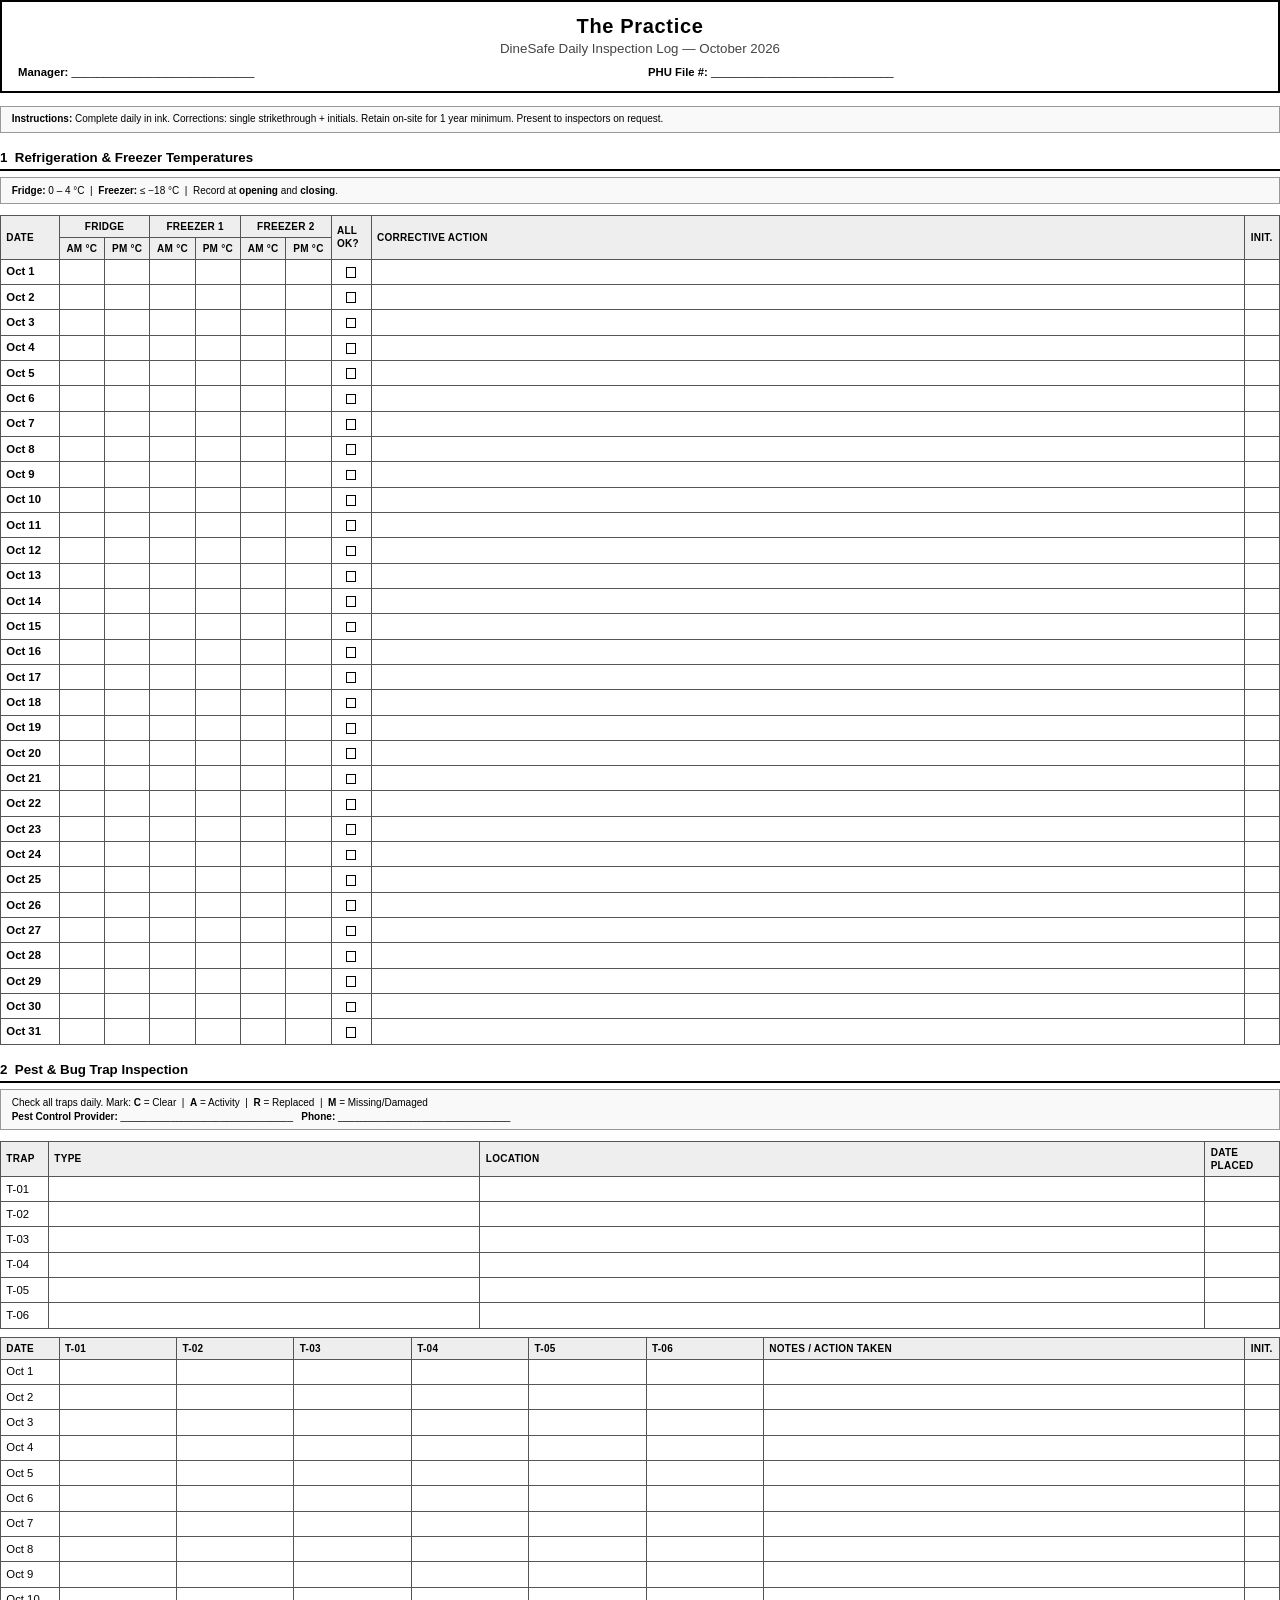
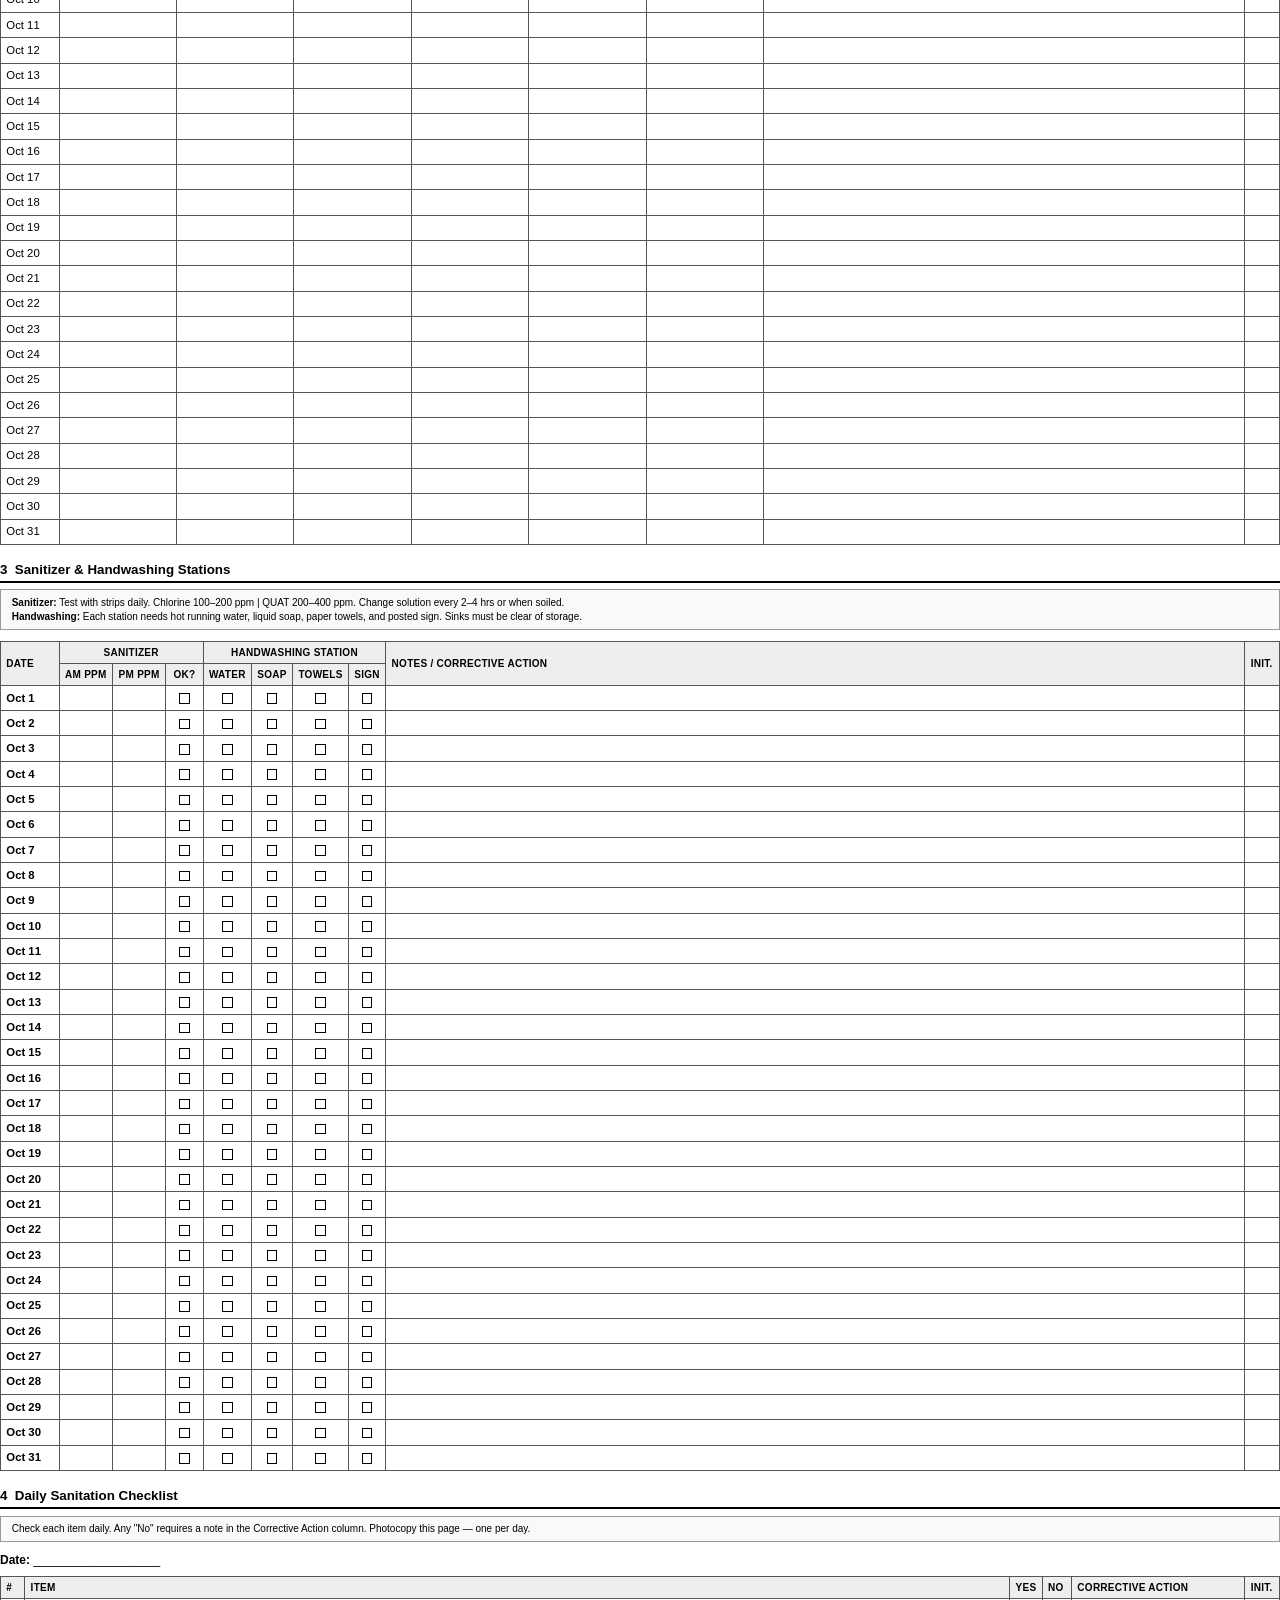
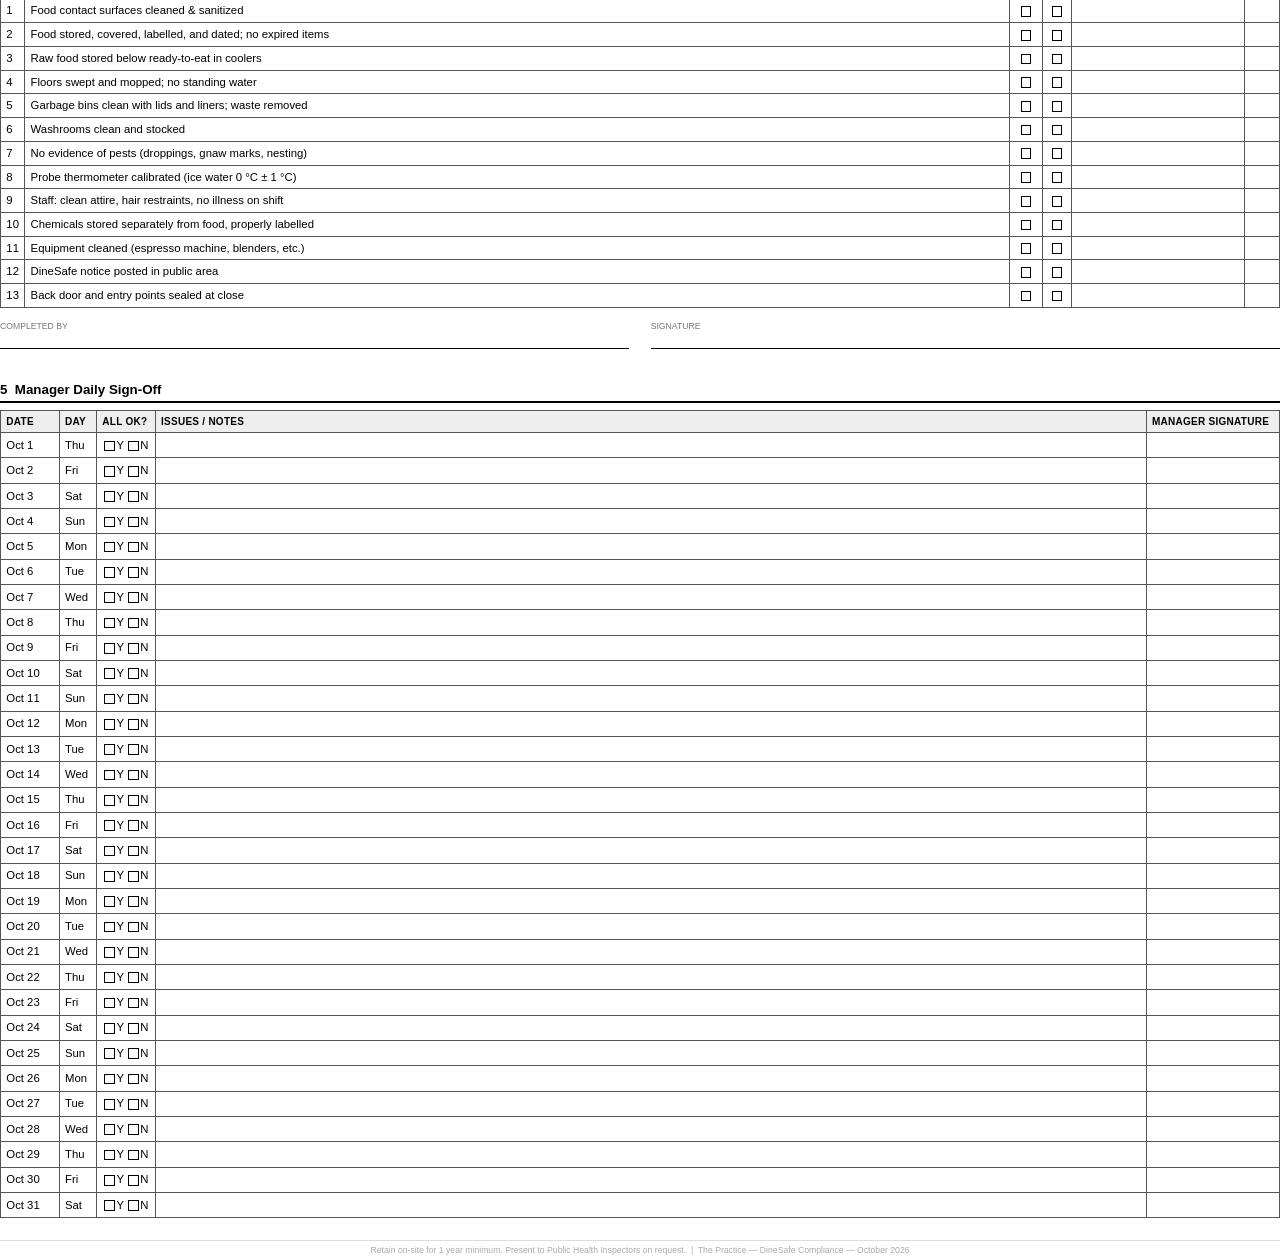
<file: operations/DineSafe_October_2026_Checklist.html>
<!DOCTYPE html>
<html lang="en">
<head>
<meta charset="UTF-8">
<title>The Practice — DineSafe Daily Log — October 2026</title>
<style>
  @page { size: letter; margin: 0.5in 0.5in; }
  * { box-sizing: border-box; margin: 0; padding: 0; }
  body {
    font-family: "Helvetica Neue", Helvetica, Arial, sans-serif;
    font-size: 9pt;
    line-height: 1.3;
    color: #000;
    background: #fff;
  }
  .page-break { page-break-before: always; }
  table { width: 100%; border-collapse: collapse; margin-bottom: 10pt; font-size: 8.5pt; page-break-inside: auto; }
  tr { page-break-inside: avoid; }
  th, td { border: 0.5pt solid #555; padding: 3pt 4pt; text-align: left; vertical-align: middle; }
  th {
    background: #eee !important;
    -webkit-print-color-adjust: exact;
    print-color-adjust: exact;
    font-weight: 600;
    font-size: 7.5pt;
    text-transform: uppercase;
    letter-spacing: 0.2pt;
  }
  .row td { height: 19pt; }
  .cb { display: inline-block; width: 8pt; height: 8pt; border: 0.7pt solid #000; vertical-align: middle; margin: 0 1pt; }
  h1 { font-size: 15pt; text-align: center; margin-bottom: 1pt; letter-spacing: 0.5pt; }
  h2 { font-size: 10pt; text-align: center; font-weight: 400; margin-bottom: 6pt; color: #444; }
  h3 { font-size: 10pt; margin: 12pt 0 5pt; border-bottom: 1.5pt solid #000; padding-bottom: 2pt; }
  .header { border: 1.5pt solid #000; padding: 8pt 12pt; margin-bottom: 10pt; }
  .info { border: 1pt solid #999; background: #f9f9f9 !important; -webkit-print-color-adjust: exact; print-color-adjust: exact; padding: 4pt 8pt; margin-bottom: 8pt; font-size: 7.5pt; line-height: 1.4; }
  .note { font-size: 7pt; color: #666; font-style: italic; margin: 3pt 0; }
  .sig { display: flex; gap: 16pt; margin-top: 8pt; font-size: 8pt; }
  .sig .f { flex: 1; border-bottom: 0.7pt solid #000; padding-bottom: 12pt; }
  .sig .lbl { font-size: 6.5pt; text-transform: uppercase; color: #777; }
  .footer { text-align: center; font-size: 6.5pt; color: #aaa; margin-top: 10pt; border-top: 0.5pt solid #ddd; padding-top: 3pt; }
  @media print {
    body { -webkit-print-color-adjust: exact; print-color-adjust: exact; }
  }
</style>
</head>
<body>

<!-- ===== HEADER ===== -->
<div class="header">
  <h1>The Practice</h1>
  <h2>DineSafe Daily Inspection Log — October 2026</h2>
  <div style="display:flex;gap:12pt;font-size:8.5pt;">
    <span style="flex:1"><strong>Manager:</strong> _____________________________</span>
    <span style="flex:1"><strong>PHU File #:</strong> _____________________________</span>
  </div>
</div>

<div class="info">
  <strong>Instructions:</strong> Complete daily in ink. Corrections: single strikethrough + initials. Retain on-site for 1 year minimum. Present to inspectors on request.
</div>


<!-- ===== SECTION 1 — FRIDGE & FREEZER TEMPS ===== -->
<h3>1 &nbsp;Refrigeration &amp; Freezer Temperatures</h3>

<div class="info">
  <strong>Fridge:</strong> 0 – 4 °C &nbsp;|&nbsp; <strong>Freezer:</strong> ≤ −18 °C &nbsp;|&nbsp; Record at <strong>opening</strong> and <strong>closing</strong>.
</div>

<table>
  <thead>
    <tr>
      <th rowspan="2" style="width:44pt">Date</th>
      <th colspan="2" style="text-align:center">Fridge</th>
      <th colspan="2" style="text-align:center">Freezer 1</th>
      <th colspan="2" style="text-align:center">Freezer 2</th>
      <th rowspan="2" style="width:30pt">All OK?</th>
      <th rowspan="2">Corrective Action</th>
      <th rowspan="2" style="width:26pt">Init.</th>
    </tr>
    <tr>
      <th style="width:34pt;text-align:center">AM °C</th>
      <th style="width:34pt;text-align:center">PM °C</th>
      <th style="width:34pt;text-align:center">AM °C</th>
      <th style="width:34pt;text-align:center">PM °C</th>
      <th style="width:34pt;text-align:center">AM °C</th>
      <th style="width:34pt;text-align:center">PM °C</th>
    </tr>
  </thead>
  <tbody>
    <tr class="row"><td><strong>Oct 1</strong></td><td></td><td></td><td></td><td></td><td></td><td></td><td style="text-align:center"><span class="cb"></span></td><td></td><td></td></tr>
    <tr class="row"><td><strong>Oct 2</strong></td><td></td><td></td><td></td><td></td><td></td><td></td><td style="text-align:center"><span class="cb"></span></td><td></td><td></td></tr>
    <tr class="row"><td><strong>Oct 3</strong></td><td></td><td></td><td></td><td></td><td></td><td></td><td style="text-align:center"><span class="cb"></span></td><td></td><td></td></tr>
    <tr class="row"><td><strong>Oct 4</strong></td><td></td><td></td><td></td><td></td><td></td><td></td><td style="text-align:center"><span class="cb"></span></td><td></td><td></td></tr>
    <tr class="row"><td><strong>Oct 5</strong></td><td></td><td></td><td></td><td></td><td></td><td></td><td style="text-align:center"><span class="cb"></span></td><td></td><td></td></tr>
    <tr class="row"><td><strong>Oct 6</strong></td><td></td><td></td><td></td><td></td><td></td><td></td><td style="text-align:center"><span class="cb"></span></td><td></td><td></td></tr>
    <tr class="row"><td><strong>Oct 7</strong></td><td></td><td></td><td></td><td></td><td></td><td></td><td style="text-align:center"><span class="cb"></span></td><td></td><td></td></tr>
    <tr class="row"><td><strong>Oct 8</strong></td><td></td><td></td><td></td><td></td><td></td><td></td><td style="text-align:center"><span class="cb"></span></td><td></td><td></td></tr>
    <tr class="row"><td><strong>Oct 9</strong></td><td></td><td></td><td></td><td></td><td></td><td></td><td style="text-align:center"><span class="cb"></span></td><td></td><td></td></tr>
    <tr class="row"><td><strong>Oct 10</strong></td><td></td><td></td><td></td><td></td><td></td><td></td><td style="text-align:center"><span class="cb"></span></td><td></td><td></td></tr>
    <tr class="row"><td><strong>Oct 11</strong></td><td></td><td></td><td></td><td></td><td></td><td></td><td style="text-align:center"><span class="cb"></span></td><td></td><td></td></tr>
    <tr class="row"><td><strong>Oct 12</strong></td><td></td><td></td><td></td><td></td><td></td><td></td><td style="text-align:center"><span class="cb"></span></td><td></td><td></td></tr>
    <tr class="row"><td><strong>Oct 13</strong></td><td></td><td></td><td></td><td></td><td></td><td></td><td style="text-align:center"><span class="cb"></span></td><td></td><td></td></tr>
    <tr class="row"><td><strong>Oct 14</strong></td><td></td><td></td><td></td><td></td><td></td><td></td><td style="text-align:center"><span class="cb"></span></td><td></td><td></td></tr>
    <tr class="row"><td><strong>Oct 15</strong></td><td></td><td></td><td></td><td></td><td></td><td></td><td style="text-align:center"><span class="cb"></span></td><td></td><td></td></tr>
    <tr class="row"><td><strong>Oct 16</strong></td><td></td><td></td><td></td><td></td><td></td><td></td><td style="text-align:center"><span class="cb"></span></td><td></td><td></td></tr>
    <tr class="row"><td><strong>Oct 17</strong></td><td></td><td></td><td></td><td></td><td></td><td></td><td style="text-align:center"><span class="cb"></span></td><td></td><td></td></tr>
    <tr class="row"><td><strong>Oct 18</strong></td><td></td><td></td><td></td><td></td><td></td><td></td><td style="text-align:center"><span class="cb"></span></td><td></td><td></td></tr>
    <tr class="row"><td><strong>Oct 19</strong></td><td></td><td></td><td></td><td></td><td></td><td></td><td style="text-align:center"><span class="cb"></span></td><td></td><td></td></tr>
    <tr class="row"><td><strong>Oct 20</strong></td><td></td><td></td><td></td><td></td><td></td><td></td><td style="text-align:center"><span class="cb"></span></td><td></td><td></td></tr>
    <tr class="row"><td><strong>Oct 21</strong></td><td></td><td></td><td></td><td></td><td></td><td></td><td style="text-align:center"><span class="cb"></span></td><td></td><td></td></tr>
    <tr class="row"><td><strong>Oct 22</strong></td><td></td><td></td><td></td><td></td><td></td><td></td><td style="text-align:center"><span class="cb"></span></td><td></td><td></td></tr>
    <tr class="row"><td><strong>Oct 23</strong></td><td></td><td></td><td></td><td></td><td></td><td></td><td style="text-align:center"><span class="cb"></span></td><td></td><td></td></tr>
    <tr class="row"><td><strong>Oct 24</strong></td><td></td><td></td><td></td><td></td><td></td><td></td><td style="text-align:center"><span class="cb"></span></td><td></td><td></td></tr>
    <tr class="row"><td><strong>Oct 25</strong></td><td></td><td></td><td></td><td></td><td></td><td></td><td style="text-align:center"><span class="cb"></span></td><td></td><td></td></tr>
    <tr class="row"><td><strong>Oct 26</strong></td><td></td><td></td><td></td><td></td><td></td><td></td><td style="text-align:center"><span class="cb"></span></td><td></td><td></td></tr>
    <tr class="row"><td><strong>Oct 27</strong></td><td></td><td></td><td></td><td></td><td></td><td></td><td style="text-align:center"><span class="cb"></span></td><td></td><td></td></tr>
    <tr class="row"><td><strong>Oct 28</strong></td><td></td><td></td><td></td><td></td><td></td><td></td><td style="text-align:center"><span class="cb"></span></td><td></td><td></td></tr>
    <tr class="row"><td><strong>Oct 29</strong></td><td></td><td></td><td></td><td></td><td></td><td></td><td style="text-align:center"><span class="cb"></span></td><td></td><td></td></tr>
    <tr class="row"><td><strong>Oct 30</strong></td><td></td><td></td><td></td><td></td><td></td><td></td><td style="text-align:center"><span class="cb"></span></td><td></td><td></td></tr>
    <tr class="row"><td><strong>Oct 31</strong></td><td></td><td></td><td></td><td></td><td></td><td></td><td style="text-align:center"><span class="cb"></span></td><td></td><td></td></tr>
  </tbody>
</table>


<!-- ===== SECTION 2 — PEST & BUG TRAPS ===== -->
<div class="page-break"></div>
<h3>2 &nbsp;Pest &amp; Bug Trap Inspection</h3>

<div class="info">
  Check all traps daily. Mark: <strong>C</strong> = Clear &nbsp;|&nbsp; <strong>A</strong> = Activity &nbsp;|&nbsp; <strong>R</strong> = Replaced &nbsp;|&nbsp; <strong>M</strong> = Missing/Damaged<br>
  <strong>Pest Control Provider:</strong> _______________________________ &nbsp; <strong>Phone:</strong> _______________________________
</div>

<table style="margin-bottom:6pt;">
  <thead>
    <tr><th style="width:36pt">Trap</th><th>Type</th><th>Location</th><th style="width:56pt">Date Placed</th></tr>
  </thead>
  <tbody>
    <tr class="row"><td>T-01</td><td></td><td></td><td></td></tr>
    <tr class="row"><td>T-02</td><td></td><td></td><td></td></tr>
    <tr class="row"><td>T-03</td><td></td><td></td><td></td></tr>
    <tr class="row"><td>T-04</td><td></td><td></td><td></td></tr>
    <tr class="row"><td>T-05</td><td></td><td></td><td></td></tr>
    <tr class="row"><td>T-06</td><td></td><td></td><td></td></tr>
  </tbody>
</table>

<table>
  <thead>
    <tr><th style="width:44pt">Date</th><th>T-01</th><th>T-02</th><th>T-03</th><th>T-04</th><th>T-05</th><th>T-06</th><th>Notes / Action Taken</th><th style="width:26pt">Init.</th></tr>
  </thead>
  <tbody>
    <tr class="row"><td>Oct 1</td><td></td><td></td><td></td><td></td><td></td><td></td><td></td><td></td></tr>
    <tr class="row"><td>Oct 2</td><td></td><td></td><td></td><td></td><td></td><td></td><td></td><td></td></tr>
    <tr class="row"><td>Oct 3</td><td></td><td></td><td></td><td></td><td></td><td></td><td></td><td></td></tr>
    <tr class="row"><td>Oct 4</td><td></td><td></td><td></td><td></td><td></td><td></td><td></td><td></td></tr>
    <tr class="row"><td>Oct 5</td><td></td><td></td><td></td><td></td><td></td><td></td><td></td><td></td></tr>
    <tr class="row"><td>Oct 6</td><td></td><td></td><td></td><td></td><td></td><td></td><td></td><td></td></tr>
    <tr class="row"><td>Oct 7</td><td></td><td></td><td></td><td></td><td></td><td></td><td></td><td></td></tr>
    <tr class="row"><td>Oct 8</td><td></td><td></td><td></td><td></td><td></td><td></td><td></td><td></td></tr>
    <tr class="row"><td>Oct 9</td><td></td><td></td><td></td><td></td><td></td><td></td><td></td><td></td></tr>
    <tr class="row"><td>Oct 10</td><td></td><td></td><td></td><td></td><td></td><td></td><td></td><td></td></tr>
    <tr class="row"><td>Oct 11</td><td></td><td></td><td></td><td></td><td></td><td></td><td></td><td></td></tr>
    <tr class="row"><td>Oct 12</td><td></td><td></td><td></td><td></td><td></td><td></td><td></td><td></td></tr>
    <tr class="row"><td>Oct 13</td><td></td><td></td><td></td><td></td><td></td><td></td><td></td><td></td></tr>
    <tr class="row"><td>Oct 14</td><td></td><td></td><td></td><td></td><td></td><td></td><td></td><td></td></tr>
    <tr class="row"><td>Oct 15</td><td></td><td></td><td></td><td></td><td></td><td></td><td></td><td></td></tr>
    <tr class="row"><td>Oct 16</td><td></td><td></td><td></td><td></td><td></td><td></td><td></td><td></td></tr>
    <tr class="row"><td>Oct 17</td><td></td><td></td><td></td><td></td><td></td><td></td><td></td><td></td></tr>
    <tr class="row"><td>Oct 18</td><td></td><td></td><td></td><td></td><td></td><td></td><td></td><td></td></tr>
    <tr class="row"><td>Oct 19</td><td></td><td></td><td></td><td></td><td></td><td></td><td></td><td></td></tr>
    <tr class="row"><td>Oct 20</td><td></td><td></td><td></td><td></td><td></td><td></td><td></td><td></td></tr>
    <tr class="row"><td>Oct 21</td><td></td><td></td><td></td><td></td><td></td><td></td><td></td><td></td></tr>
    <tr class="row"><td>Oct 22</td><td></td><td></td><td></td><td></td><td></td><td></td><td></td><td></td></tr>
    <tr class="row"><td>Oct 23</td><td></td><td></td><td></td><td></td><td></td><td></td><td></td><td></td></tr>
    <tr class="row"><td>Oct 24</td><td></td><td></td><td></td><td></td><td></td><td></td><td></td><td></td></tr>
    <tr class="row"><td>Oct 25</td><td></td><td></td><td></td><td></td><td></td><td></td><td></td><td></td></tr>
    <tr class="row"><td>Oct 26</td><td></td><td></td><td></td><td></td><td></td><td></td><td></td><td></td></tr>
    <tr class="row"><td>Oct 27</td><td></td><td></td><td></td><td></td><td></td><td></td><td></td><td></td></tr>
    <tr class="row"><td>Oct 28</td><td></td><td></td><td></td><td></td><td></td><td></td><td></td><td></td></tr>
    <tr class="row"><td>Oct 29</td><td></td><td></td><td></td><td></td><td></td><td></td><td></td><td></td></tr>
    <tr class="row"><td>Oct 30</td><td></td><td></td><td></td><td></td><td></td><td></td><td></td><td></td></tr>
    <tr class="row"><td>Oct 31</td><td></td><td></td><td></td><td></td><td></td><td></td><td></td><td></td></tr>
  </tbody>
</table>


<!-- ===== SECTION 3 — SANITIZER & HANDWASHING ===== -->
<div class="page-break"></div>
<h3>3 &nbsp;Sanitizer &amp; Handwashing Stations</h3>

<div class="info">
  <strong>Sanitizer:</strong> Test with strips daily. Chlorine 100–200 ppm | QUAT 200–400 ppm. Change solution every 2–4 hrs or when soiled.<br>
  <strong>Handwashing:</strong> Each station needs hot running water, liquid soap, paper towels, and posted sign. Sinks must be clear of storage.
</div>

<table>
  <thead>
    <tr>
      <th rowspan="2" style="width:44pt">Date</th>
      <th colspan="3" style="text-align:center">Sanitizer</th>
      <th colspan="4" style="text-align:center">Handwashing Station</th>
      <th rowspan="2">Notes / Corrective Action</th>
      <th rowspan="2" style="width:26pt">Init.</th>
    </tr>
    <tr>
      <th style="width:40pt;text-align:center">AM ppm</th>
      <th style="width:40pt;text-align:center">PM ppm</th>
      <th style="width:28pt;text-align:center">OK?</th>
      <th style="width:28pt;text-align:center">Water</th>
      <th style="width:28pt;text-align:center">Soap</th>
      <th style="width:30pt;text-align:center">Towels</th>
      <th style="width:28pt;text-align:center">Sign</th>
    </tr>
  </thead>
  <tbody>
    <tr class="row"><td><strong>Oct 1</strong></td><td></td><td></td><td style="text-align:center"><span class="cb"></span></td><td style="text-align:center"><span class="cb"></span></td><td style="text-align:center"><span class="cb"></span></td><td style="text-align:center"><span class="cb"></span></td><td style="text-align:center"><span class="cb"></span></td><td></td><td></td></tr>
    <tr class="row"><td><strong>Oct 2</strong></td><td></td><td></td><td style="text-align:center"><span class="cb"></span></td><td style="text-align:center"><span class="cb"></span></td><td style="text-align:center"><span class="cb"></span></td><td style="text-align:center"><span class="cb"></span></td><td style="text-align:center"><span class="cb"></span></td><td></td><td></td></tr>
    <tr class="row"><td><strong>Oct 3</strong></td><td></td><td></td><td style="text-align:center"><span class="cb"></span></td><td style="text-align:center"><span class="cb"></span></td><td style="text-align:center"><span class="cb"></span></td><td style="text-align:center"><span class="cb"></span></td><td style="text-align:center"><span class="cb"></span></td><td></td><td></td></tr>
    <tr class="row"><td><strong>Oct 4</strong></td><td></td><td></td><td style="text-align:center"><span class="cb"></span></td><td style="text-align:center"><span class="cb"></span></td><td style="text-align:center"><span class="cb"></span></td><td style="text-align:center"><span class="cb"></span></td><td style="text-align:center"><span class="cb"></span></td><td></td><td></td></tr>
    <tr class="row"><td><strong>Oct 5</strong></td><td></td><td></td><td style="text-align:center"><span class="cb"></span></td><td style="text-align:center"><span class="cb"></span></td><td style="text-align:center"><span class="cb"></span></td><td style="text-align:center"><span class="cb"></span></td><td style="text-align:center"><span class="cb"></span></td><td></td><td></td></tr>
    <tr class="row"><td><strong>Oct 6</strong></td><td></td><td></td><td style="text-align:center"><span class="cb"></span></td><td style="text-align:center"><span class="cb"></span></td><td style="text-align:center"><span class="cb"></span></td><td style="text-align:center"><span class="cb"></span></td><td style="text-align:center"><span class="cb"></span></td><td></td><td></td></tr>
    <tr class="row"><td><strong>Oct 7</strong></td><td></td><td></td><td style="text-align:center"><span class="cb"></span></td><td style="text-align:center"><span class="cb"></span></td><td style="text-align:center"><span class="cb"></span></td><td style="text-align:center"><span class="cb"></span></td><td style="text-align:center"><span class="cb"></span></td><td></td><td></td></tr>
    <tr class="row"><td><strong>Oct 8</strong></td><td></td><td></td><td style="text-align:center"><span class="cb"></span></td><td style="text-align:center"><span class="cb"></span></td><td style="text-align:center"><span class="cb"></span></td><td style="text-align:center"><span class="cb"></span></td><td style="text-align:center"><span class="cb"></span></td><td></td><td></td></tr>
    <tr class="row"><td><strong>Oct 9</strong></td><td></td><td></td><td style="text-align:center"><span class="cb"></span></td><td style="text-align:center"><span class="cb"></span></td><td style="text-align:center"><span class="cb"></span></td><td style="text-align:center"><span class="cb"></span></td><td style="text-align:center"><span class="cb"></span></td><td></td><td></td></tr>
    <tr class="row"><td><strong>Oct 10</strong></td><td></td><td></td><td style="text-align:center"><span class="cb"></span></td><td style="text-align:center"><span class="cb"></span></td><td style="text-align:center"><span class="cb"></span></td><td style="text-align:center"><span class="cb"></span></td><td style="text-align:center"><span class="cb"></span></td><td></td><td></td></tr>
    <tr class="row"><td><strong>Oct 11</strong></td><td></td><td></td><td style="text-align:center"><span class="cb"></span></td><td style="text-align:center"><span class="cb"></span></td><td style="text-align:center"><span class="cb"></span></td><td style="text-align:center"><span class="cb"></span></td><td style="text-align:center"><span class="cb"></span></td><td></td><td></td></tr>
    <tr class="row"><td><strong>Oct 12</strong></td><td></td><td></td><td style="text-align:center"><span class="cb"></span></td><td style="text-align:center"><span class="cb"></span></td><td style="text-align:center"><span class="cb"></span></td><td style="text-align:center"><span class="cb"></span></td><td style="text-align:center"><span class="cb"></span></td><td></td><td></td></tr>
    <tr class="row"><td><strong>Oct 13</strong></td><td></td><td></td><td style="text-align:center"><span class="cb"></span></td><td style="text-align:center"><span class="cb"></span></td><td style="text-align:center"><span class="cb"></span></td><td style="text-align:center"><span class="cb"></span></td><td style="text-align:center"><span class="cb"></span></td><td></td><td></td></tr>
    <tr class="row"><td><strong>Oct 14</strong></td><td></td><td></td><td style="text-align:center"><span class="cb"></span></td><td style="text-align:center"><span class="cb"></span></td><td style="text-align:center"><span class="cb"></span></td><td style="text-align:center"><span class="cb"></span></td><td style="text-align:center"><span class="cb"></span></td><td></td><td></td></tr>
    <tr class="row"><td><strong>Oct 15</strong></td><td></td><td></td><td style="text-align:center"><span class="cb"></span></td><td style="text-align:center"><span class="cb"></span></td><td style="text-align:center"><span class="cb"></span></td><td style="text-align:center"><span class="cb"></span></td><td style="text-align:center"><span class="cb"></span></td><td></td><td></td></tr>
    <tr class="row"><td><strong>Oct 16</strong></td><td></td><td></td><td style="text-align:center"><span class="cb"></span></td><td style="text-align:center"><span class="cb"></span></td><td style="text-align:center"><span class="cb"></span></td><td style="text-align:center"><span class="cb"></span></td><td style="text-align:center"><span class="cb"></span></td><td></td><td></td></tr>
    <tr class="row"><td><strong>Oct 17</strong></td><td></td><td></td><td style="text-align:center"><span class="cb"></span></td><td style="text-align:center"><span class="cb"></span></td><td style="text-align:center"><span class="cb"></span></td><td style="text-align:center"><span class="cb"></span></td><td style="text-align:center"><span class="cb"></span></td><td></td><td></td></tr>
    <tr class="row"><td><strong>Oct 18</strong></td><td></td><td></td><td style="text-align:center"><span class="cb"></span></td><td style="text-align:center"><span class="cb"></span></td><td style="text-align:center"><span class="cb"></span></td><td style="text-align:center"><span class="cb"></span></td><td style="text-align:center"><span class="cb"></span></td><td></td><td></td></tr>
    <tr class="row"><td><strong>Oct 19</strong></td><td></td><td></td><td style="text-align:center"><span class="cb"></span></td><td style="text-align:center"><span class="cb"></span></td><td style="text-align:center"><span class="cb"></span></td><td style="text-align:center"><span class="cb"></span></td><td style="text-align:center"><span class="cb"></span></td><td></td><td></td></tr>
    <tr class="row"><td><strong>Oct 20</strong></td><td></td><td></td><td style="text-align:center"><span class="cb"></span></td><td style="text-align:center"><span class="cb"></span></td><td style="text-align:center"><span class="cb"></span></td><td style="text-align:center"><span class="cb"></span></td><td style="text-align:center"><span class="cb"></span></td><td></td><td></td></tr>
    <tr class="row"><td><strong>Oct 21</strong></td><td></td><td></td><td style="text-align:center"><span class="cb"></span></td><td style="text-align:center"><span class="cb"></span></td><td style="text-align:center"><span class="cb"></span></td><td style="text-align:center"><span class="cb"></span></td><td style="text-align:center"><span class="cb"></span></td><td></td><td></td></tr>
    <tr class="row"><td><strong>Oct 22</strong></td><td></td><td></td><td style="text-align:center"><span class="cb"></span></td><td style="text-align:center"><span class="cb"></span></td><td style="text-align:center"><span class="cb"></span></td><td style="text-align:center"><span class="cb"></span></td><td style="text-align:center"><span class="cb"></span></td><td></td><td></td></tr>
    <tr class="row"><td><strong>Oct 23</strong></td><td></td><td></td><td style="text-align:center"><span class="cb"></span></td><td style="text-align:center"><span class="cb"></span></td><td style="text-align:center"><span class="cb"></span></td><td style="text-align:center"><span class="cb"></span></td><td style="text-align:center"><span class="cb"></span></td><td></td><td></td></tr>
    <tr class="row"><td><strong>Oct 24</strong></td><td></td><td></td><td style="text-align:center"><span class="cb"></span></td><td style="text-align:center"><span class="cb"></span></td><td style="text-align:center"><span class="cb"></span></td><td style="text-align:center"><span class="cb"></span></td><td style="text-align:center"><span class="cb"></span></td><td></td><td></td></tr>
    <tr class="row"><td><strong>Oct 25</strong></td><td></td><td></td><td style="text-align:center"><span class="cb"></span></td><td style="text-align:center"><span class="cb"></span></td><td style="text-align:center"><span class="cb"></span></td><td style="text-align:center"><span class="cb"></span></td><td style="text-align:center"><span class="cb"></span></td><td></td><td></td></tr>
    <tr class="row"><td><strong>Oct 26</strong></td><td></td><td></td><td style="text-align:center"><span class="cb"></span></td><td style="text-align:center"><span class="cb"></span></td><td style="text-align:center"><span class="cb"></span></td><td style="text-align:center"><span class="cb"></span></td><td style="text-align:center"><span class="cb"></span></td><td></td><td></td></tr>
    <tr class="row"><td><strong>Oct 27</strong></td><td></td><td></td><td style="text-align:center"><span class="cb"></span></td><td style="text-align:center"><span class="cb"></span></td><td style="text-align:center"><span class="cb"></span></td><td style="text-align:center"><span class="cb"></span></td><td style="text-align:center"><span class="cb"></span></td><td></td><td></td></tr>
    <tr class="row"><td><strong>Oct 28</strong></td><td></td><td></td><td style="text-align:center"><span class="cb"></span></td><td style="text-align:center"><span class="cb"></span></td><td style="text-align:center"><span class="cb"></span></td><td style="text-align:center"><span class="cb"></span></td><td style="text-align:center"><span class="cb"></span></td><td></td><td></td></tr>
    <tr class="row"><td><strong>Oct 29</strong></td><td></td><td></td><td style="text-align:center"><span class="cb"></span></td><td style="text-align:center"><span class="cb"></span></td><td style="text-align:center"><span class="cb"></span></td><td style="text-align:center"><span class="cb"></span></td><td style="text-align:center"><span class="cb"></span></td><td></td><td></td></tr>
    <tr class="row"><td><strong>Oct 30</strong></td><td></td><td></td><td style="text-align:center"><span class="cb"></span></td><td style="text-align:center"><span class="cb"></span></td><td style="text-align:center"><span class="cb"></span></td><td style="text-align:center"><span class="cb"></span></td><td style="text-align:center"><span class="cb"></span></td><td></td><td></td></tr>
    <tr class="row"><td><strong>Oct 31</strong></td><td></td><td></td><td style="text-align:center"><span class="cb"></span></td><td style="text-align:center"><span class="cb"></span></td><td style="text-align:center"><span class="cb"></span></td><td style="text-align:center"><span class="cb"></span></td><td style="text-align:center"><span class="cb"></span></td><td></td><td></td></tr>
  </tbody>
</table>


<!-- ===== SECTION 4 — DAILY SANITATION CHECKLIST ===== -->
<div class="page-break"></div>
<h3>4 &nbsp;Daily Sanitation Checklist</h3>

<div class="info">Check each item daily. Any "No" requires a note in the Corrective Action column. Photocopy this page — one per day.</div>

<p style="font-size:9pt;margin-bottom:6pt;"><strong>Date:</strong> ___________________</p>

<table>
  <thead>
    <tr><th style="width:16pt">#</th><th>Item</th><th style="width:22pt">Yes</th><th style="width:22pt">No</th><th style="width:130pt">Corrective Action</th><th style="width:26pt">Init.</th></tr>
  </thead>
  <tbody>
    <tr><td>1</td><td>Food contact surfaces cleaned &amp; sanitized</td><td style="text-align:center"><span class="cb"></span></td><td style="text-align:center"><span class="cb"></span></td><td></td><td></td></tr>
    <tr><td>2</td><td>Food stored, covered, labelled, and dated; no expired items</td><td style="text-align:center"><span class="cb"></span></td><td style="text-align:center"><span class="cb"></span></td><td></td><td></td></tr>
    <tr><td>3</td><td>Raw food stored below ready-to-eat in coolers</td><td style="text-align:center"><span class="cb"></span></td><td style="text-align:center"><span class="cb"></span></td><td></td><td></td></tr>
    <tr><td>4</td><td>Floors swept and mopped; no standing water</td><td style="text-align:center"><span class="cb"></span></td><td style="text-align:center"><span class="cb"></span></td><td></td><td></td></tr>
    <tr><td>5</td><td>Garbage bins clean with lids and liners; waste removed</td><td style="text-align:center"><span class="cb"></span></td><td style="text-align:center"><span class="cb"></span></td><td></td><td></td></tr>
    <tr><td>6</td><td>Washrooms clean and stocked</td><td style="text-align:center"><span class="cb"></span></td><td style="text-align:center"><span class="cb"></span></td><td></td><td></td></tr>
    <tr><td>7</td><td>No evidence of pests (droppings, gnaw marks, nesting)</td><td style="text-align:center"><span class="cb"></span></td><td style="text-align:center"><span class="cb"></span></td><td></td><td></td></tr>
    <tr><td>8</td><td>Probe thermometer calibrated (ice water 0 °C ± 1 °C)</td><td style="text-align:center"><span class="cb"></span></td><td style="text-align:center"><span class="cb"></span></td><td></td><td></td></tr>
    <tr><td>9</td><td>Staff: clean attire, hair restraints, no illness on shift</td><td style="text-align:center"><span class="cb"></span></td><td style="text-align:center"><span class="cb"></span></td><td></td><td></td></tr>
    <tr><td>10</td><td>Chemicals stored separately from food, properly labelled</td><td style="text-align:center"><span class="cb"></span></td><td style="text-align:center"><span class="cb"></span></td><td></td><td></td></tr>
    <tr><td>11</td><td>Equipment cleaned (espresso machine, blenders, etc.)</td><td style="text-align:center"><span class="cb"></span></td><td style="text-align:center"><span class="cb"></span></td><td></td><td></td></tr>
    <tr><td>12</td><td>DineSafe notice posted in public area</td><td style="text-align:center"><span class="cb"></span></td><td style="text-align:center"><span class="cb"></span></td><td></td><td></td></tr>
    <tr><td>13</td><td>Back door and entry points sealed at close</td><td style="text-align:center"><span class="cb"></span></td><td style="text-align:center"><span class="cb"></span></td><td></td><td></td></tr>
  </tbody>
</table>

<div class="sig">
  <div class="f"><div class="lbl">Completed By</div></div>
  <div class="f"><div class="lbl">Signature</div></div>
</div>


<!-- ===== SECTION 5 — MANAGER SIGN-OFF ===== -->
<div style="margin-top:24pt;"></div>
<h3>5 &nbsp;Manager Daily Sign-Off</h3>

<table>
  <thead>
    <tr><th style="width:44pt">Date</th><th style="width:28pt">Day</th><th style="width:44pt">All OK?</th><th>Issues / Notes</th><th style="width:100pt">Manager Signature</th></tr>
  </thead>
  <tbody>
    <tr class="row"><td>Oct 1</td><td>Thu</td><td style="text-align:center"><span class="cb"></span>Y <span class="cb"></span>N</td><td></td><td></td></tr>
    <tr class="row"><td>Oct 2</td><td>Fri</td><td style="text-align:center"><span class="cb"></span>Y <span class="cb"></span>N</td><td></td><td></td></tr>
    <tr class="row"><td>Oct 3</td><td>Sat</td><td style="text-align:center"><span class="cb"></span>Y <span class="cb"></span>N</td><td></td><td></td></tr>
    <tr class="row"><td>Oct 4</td><td>Sun</td><td style="text-align:center"><span class="cb"></span>Y <span class="cb"></span>N</td><td></td><td></td></tr>
    <tr class="row"><td>Oct 5</td><td>Mon</td><td style="text-align:center"><span class="cb"></span>Y <span class="cb"></span>N</td><td></td><td></td></tr>
    <tr class="row"><td>Oct 6</td><td>Tue</td><td style="text-align:center"><span class="cb"></span>Y <span class="cb"></span>N</td><td></td><td></td></tr>
    <tr class="row"><td>Oct 7</td><td>Wed</td><td style="text-align:center"><span class="cb"></span>Y <span class="cb"></span>N</td><td></td><td></td></tr>
    <tr class="row"><td>Oct 8</td><td>Thu</td><td style="text-align:center"><span class="cb"></span>Y <span class="cb"></span>N</td><td></td><td></td></tr>
    <tr class="row"><td>Oct 9</td><td>Fri</td><td style="text-align:center"><span class="cb"></span>Y <span class="cb"></span>N</td><td></td><td></td></tr>
    <tr class="row"><td>Oct 10</td><td>Sat</td><td style="text-align:center"><span class="cb"></span>Y <span class="cb"></span>N</td><td></td><td></td></tr>
    <tr class="row"><td>Oct 11</td><td>Sun</td><td style="text-align:center"><span class="cb"></span>Y <span class="cb"></span>N</td><td></td><td></td></tr>
    <tr class="row"><td>Oct 12</td><td>Mon</td><td style="text-align:center"><span class="cb"></span>Y <span class="cb"></span>N</td><td></td><td></td></tr>
    <tr class="row"><td>Oct 13</td><td>Tue</td><td style="text-align:center"><span class="cb"></span>Y <span class="cb"></span>N</td><td></td><td></td></tr>
    <tr class="row"><td>Oct 14</td><td>Wed</td><td style="text-align:center"><span class="cb"></span>Y <span class="cb"></span>N</td><td></td><td></td></tr>
    <tr class="row"><td>Oct 15</td><td>Thu</td><td style="text-align:center"><span class="cb"></span>Y <span class="cb"></span>N</td><td></td><td></td></tr>
    <tr class="row"><td>Oct 16</td><td>Fri</td><td style="text-align:center"><span class="cb"></span>Y <span class="cb"></span>N</td><td></td><td></td></tr>
    <tr class="row"><td>Oct 17</td><td>Sat</td><td style="text-align:center"><span class="cb"></span>Y <span class="cb"></span>N</td><td></td><td></td></tr>
    <tr class="row"><td>Oct 18</td><td>Sun</td><td style="text-align:center"><span class="cb"></span>Y <span class="cb"></span>N</td><td></td><td></td></tr>
    <tr class="row"><td>Oct 19</td><td>Mon</td><td style="text-align:center"><span class="cb"></span>Y <span class="cb"></span>N</td><td></td><td></td></tr>
    <tr class="row"><td>Oct 20</td><td>Tue</td><td style="text-align:center"><span class="cb"></span>Y <span class="cb"></span>N</td><td></td><td></td></tr>
    <tr class="row"><td>Oct 21</td><td>Wed</td><td style="text-align:center"><span class="cb"></span>Y <span class="cb"></span>N</td><td></td><td></td></tr>
    <tr class="row"><td>Oct 22</td><td>Thu</td><td style="text-align:center"><span class="cb"></span>Y <span class="cb"></span>N</td><td></td><td></td></tr>
    <tr class="row"><td>Oct 23</td><td>Fri</td><td style="text-align:center"><span class="cb"></span>Y <span class="cb"></span>N</td><td></td><td></td></tr>
    <tr class="row"><td>Oct 24</td><td>Sat</td><td style="text-align:center"><span class="cb"></span>Y <span class="cb"></span>N</td><td></td><td></td></tr>
    <tr class="row"><td>Oct 25</td><td>Sun</td><td style="text-align:center"><span class="cb"></span>Y <span class="cb"></span>N</td><td></td><td></td></tr>
    <tr class="row"><td>Oct 26</td><td>Mon</td><td style="text-align:center"><span class="cb"></span>Y <span class="cb"></span>N</td><td></td><td></td></tr>
    <tr class="row"><td>Oct 27</td><td>Tue</td><td style="text-align:center"><span class="cb"></span>Y <span class="cb"></span>N</td><td></td><td></td></tr>
    <tr class="row"><td>Oct 28</td><td>Wed</td><td style="text-align:center"><span class="cb"></span>Y <span class="cb"></span>N</td><td></td><td></td></tr>
    <tr class="row"><td>Oct 29</td><td>Thu</td><td style="text-align:center"><span class="cb"></span>Y <span class="cb"></span>N</td><td></td><td></td></tr>
    <tr class="row"><td>Oct 30</td><td>Fri</td><td style="text-align:center"><span class="cb"></span>Y <span class="cb"></span>N</td><td></td><td></td></tr>
    <tr class="row"><td>Oct 31</td><td>Sat</td><td style="text-align:center"><span class="cb"></span>Y <span class="cb"></span>N</td><td></td><td></td></tr>
  </tbody>
</table>

<div class="footer" style="margin-top:16pt;">
  Retain on-site for 1 year minimum. Present to Public Health Inspectors on request.&nbsp;&nbsp;|&nbsp;&nbsp;The Practice — DineSafe Compliance — October 2026
</div>

</body>
</html>
</file>
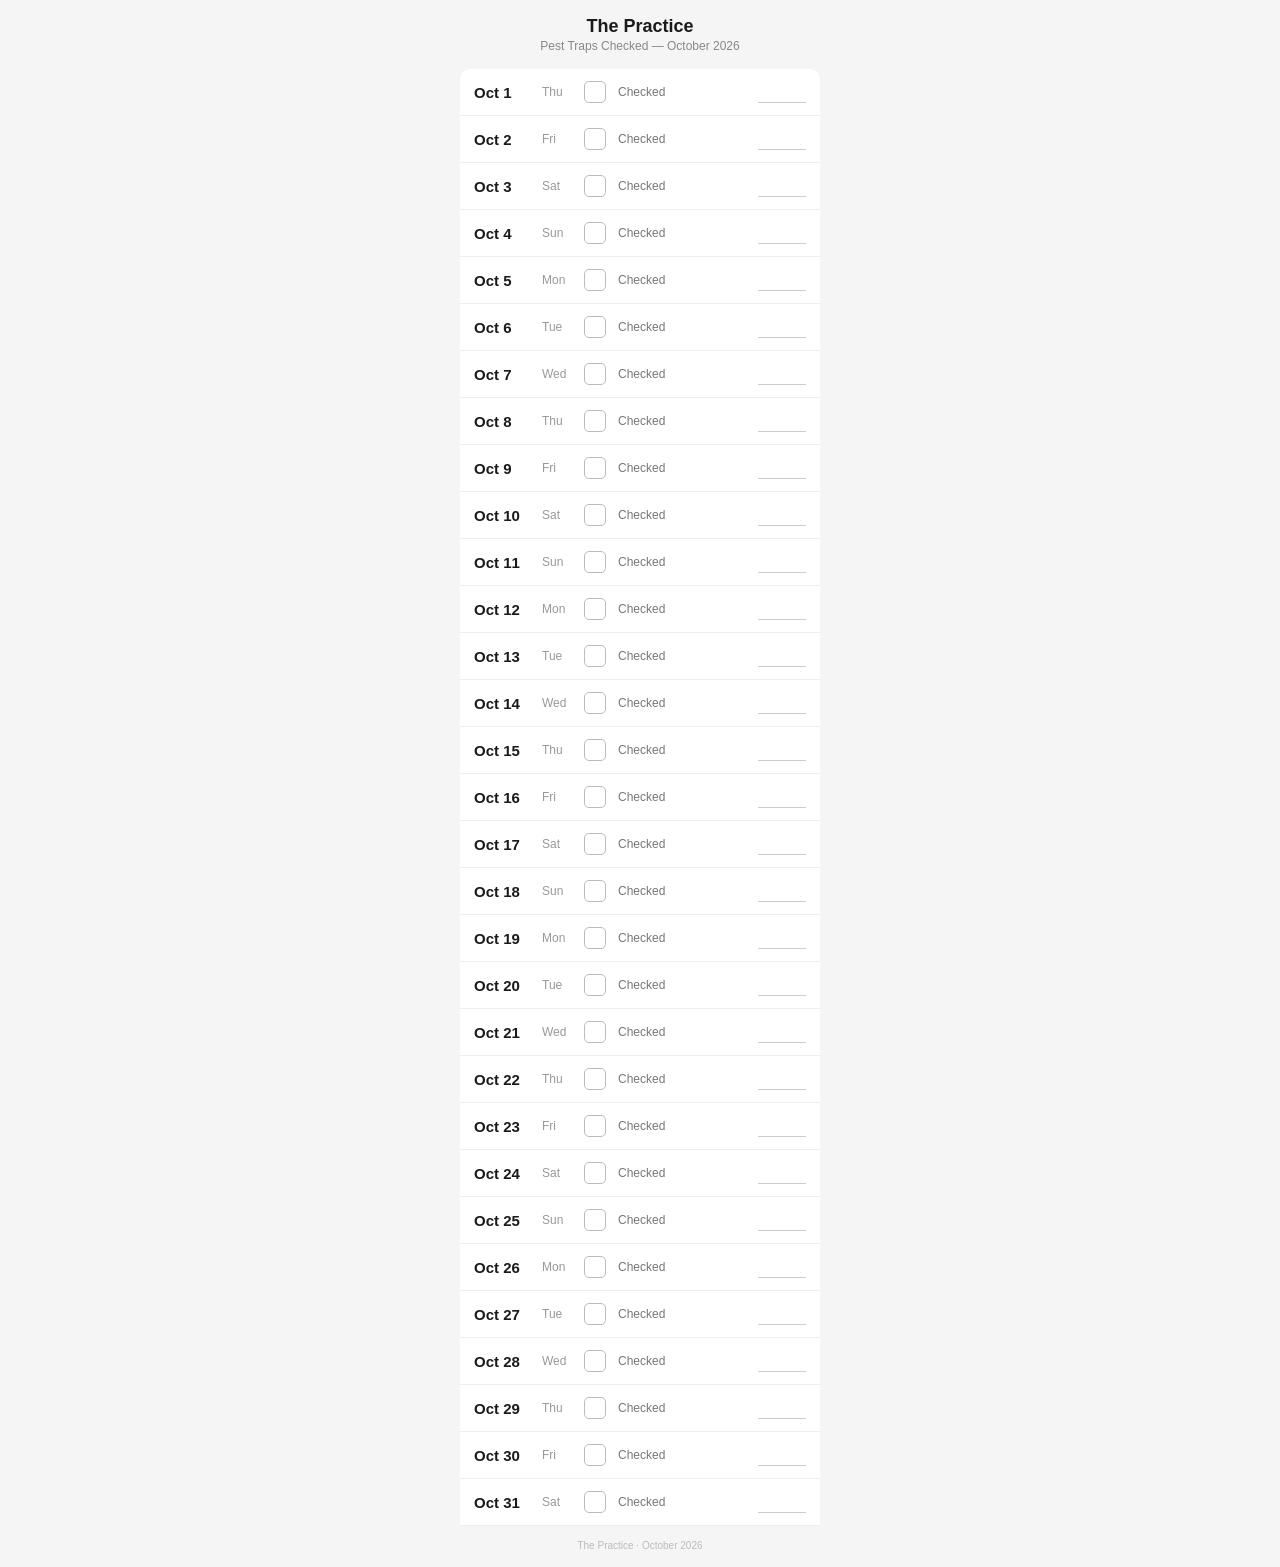
<file: operations/Pest_Inspection_October_2026.html>
<!DOCTYPE html>
<html lang="en">
<head>
<meta charset="UTF-8">
<meta name="viewport" content="width=device-width, initial-scale=1.0">
<title>The Practice — Pest Check — Oct 2026</title>
<style>
  *{box-sizing:border-box;margin:0;padding:0}
  body{font-family:-apple-system,"Helvetica Neue",sans-serif;background:#f5f5f5;padding:16px;color:#1a1a1a;-webkit-text-size-adjust:100%}
  .wrap{max-width:360px;margin:0 auto}
  h1{font-size:18px;text-align:center;margin-bottom:2px}
  h2{font-size:12px;text-align:center;font-weight:400;color:#888;margin-bottom:16px}
  .row{display:flex;align-items:center;gap:12px;padding:12px 14px;background:#fff;border-bottom:1px solid #eee}
  .row:first-of-type{border-radius:10px 10px 0 0}
  .row:last-of-type{border-bottom:none;border-radius:0 0 10px 10px}
  .date{font-size:15px;font-weight:600;width:56px;flex-shrink:0}
  .day{font-size:12px;color:#999;width:30px;flex-shrink:0}
  .cb{width:22px;height:22px;border:1.5px solid #bbb;border-radius:5px;flex-shrink:0}
  .lbl{font-size:12px;color:#777;flex:1}
  .init{width:48px;border-bottom:1px solid #ccc;height:22px;flex-shrink:0}
  .foot{text-align:center;font-size:10px;color:#bbb;margin-top:14px}
</style>
</head>
<body>
<div class="wrap">
  <h1>The Practice</h1>
  <h2>Pest Traps Checked — October 2026</h2>

  <div class="row"><span class="date">Oct 1</span><span class="day">Thu</span><div class="cb"></div><span class="lbl">Checked</span><div class="init"></div></div>
  <div class="row"><span class="date">Oct 2</span><span class="day">Fri</span><div class="cb"></div><span class="lbl">Checked</span><div class="init"></div></div>
  <div class="row"><span class="date">Oct 3</span><span class="day">Sat</span><div class="cb"></div><span class="lbl">Checked</span><div class="init"></div></div>
  <div class="row"><span class="date">Oct 4</span><span class="day">Sun</span><div class="cb"></div><span class="lbl">Checked</span><div class="init"></div></div>
  <div class="row"><span class="date">Oct 5</span><span class="day">Mon</span><div class="cb"></div><span class="lbl">Checked</span><div class="init"></div></div>
  <div class="row"><span class="date">Oct 6</span><span class="day">Tue</span><div class="cb"></div><span class="lbl">Checked</span><div class="init"></div></div>
  <div class="row"><span class="date">Oct 7</span><span class="day">Wed</span><div class="cb"></div><span class="lbl">Checked</span><div class="init"></div></div>
  <div class="row"><span class="date">Oct 8</span><span class="day">Thu</span><div class="cb"></div><span class="lbl">Checked</span><div class="init"></div></div>
  <div class="row"><span class="date">Oct 9</span><span class="day">Fri</span><div class="cb"></div><span class="lbl">Checked</span><div class="init"></div></div>
  <div class="row"><span class="date">Oct 10</span><span class="day">Sat</span><div class="cb"></div><span class="lbl">Checked</span><div class="init"></div></div>
  <div class="row"><span class="date">Oct 11</span><span class="day">Sun</span><div class="cb"></div><span class="lbl">Checked</span><div class="init"></div></div>
  <div class="row"><span class="date">Oct 12</span><span class="day">Mon</span><div class="cb"></div><span class="lbl">Checked</span><div class="init"></div></div>
  <div class="row"><span class="date">Oct 13</span><span class="day">Tue</span><div class="cb"></div><span class="lbl">Checked</span><div class="init"></div></div>
  <div class="row"><span class="date">Oct 14</span><span class="day">Wed</span><div class="cb"></div><span class="lbl">Checked</span><div class="init"></div></div>
  <div class="row"><span class="date">Oct 15</span><span class="day">Thu</span><div class="cb"></div><span class="lbl">Checked</span><div class="init"></div></div>
  <div class="row"><span class="date">Oct 16</span><span class="day">Fri</span><div class="cb"></div><span class="lbl">Checked</span><div class="init"></div></div>
  <div class="row"><span class="date">Oct 17</span><span class="day">Sat</span><div class="cb"></div><span class="lbl">Checked</span><div class="init"></div></div>
  <div class="row"><span class="date">Oct 18</span><span class="day">Sun</span><div class="cb"></div><span class="lbl">Checked</span><div class="init"></div></div>
  <div class="row"><span class="date">Oct 19</span><span class="day">Mon</span><div class="cb"></div><span class="lbl">Checked</span><div class="init"></div></div>
  <div class="row"><span class="date">Oct 20</span><span class="day">Tue</span><div class="cb"></div><span class="lbl">Checked</span><div class="init"></div></div>
  <div class="row"><span class="date">Oct 21</span><span class="day">Wed</span><div class="cb"></div><span class="lbl">Checked</span><div class="init"></div></div>
  <div class="row"><span class="date">Oct 22</span><span class="day">Thu</span><div class="cb"></div><span class="lbl">Checked</span><div class="init"></div></div>
  <div class="row"><span class="date">Oct 23</span><span class="day">Fri</span><div class="cb"></div><span class="lbl">Checked</span><div class="init"></div></div>
  <div class="row"><span class="date">Oct 24</span><span class="day">Sat</span><div class="cb"></div><span class="lbl">Checked</span><div class="init"></div></div>
  <div class="row"><span class="date">Oct 25</span><span class="day">Sun</span><div class="cb"></div><span class="lbl">Checked</span><div class="init"></div></div>
  <div class="row"><span class="date">Oct 26</span><span class="day">Mon</span><div class="cb"></div><span class="lbl">Checked</span><div class="init"></div></div>
  <div class="row"><span class="date">Oct 27</span><span class="day">Tue</span><div class="cb"></div><span class="lbl">Checked</span><div class="init"></div></div>
  <div class="row"><span class="date">Oct 28</span><span class="day">Wed</span><div class="cb"></div><span class="lbl">Checked</span><div class="init"></div></div>
  <div class="row"><span class="date">Oct 29</span><span class="day">Thu</span><div class="cb"></div><span class="lbl">Checked</span><div class="init"></div></div>
  <div class="row"><span class="date">Oct 30</span><span class="day">Fri</span><div class="cb"></div><span class="lbl">Checked</span><div class="init"></div></div>
  <div class="row"><span class="date">Oct 31</span><span class="day">Sat</span><div class="cb"></div><span class="lbl">Checked</span><div class="init"></div></div>

  <div class="foot">The Practice · October 2026</div>
</div>
</body>
</html>
</file>
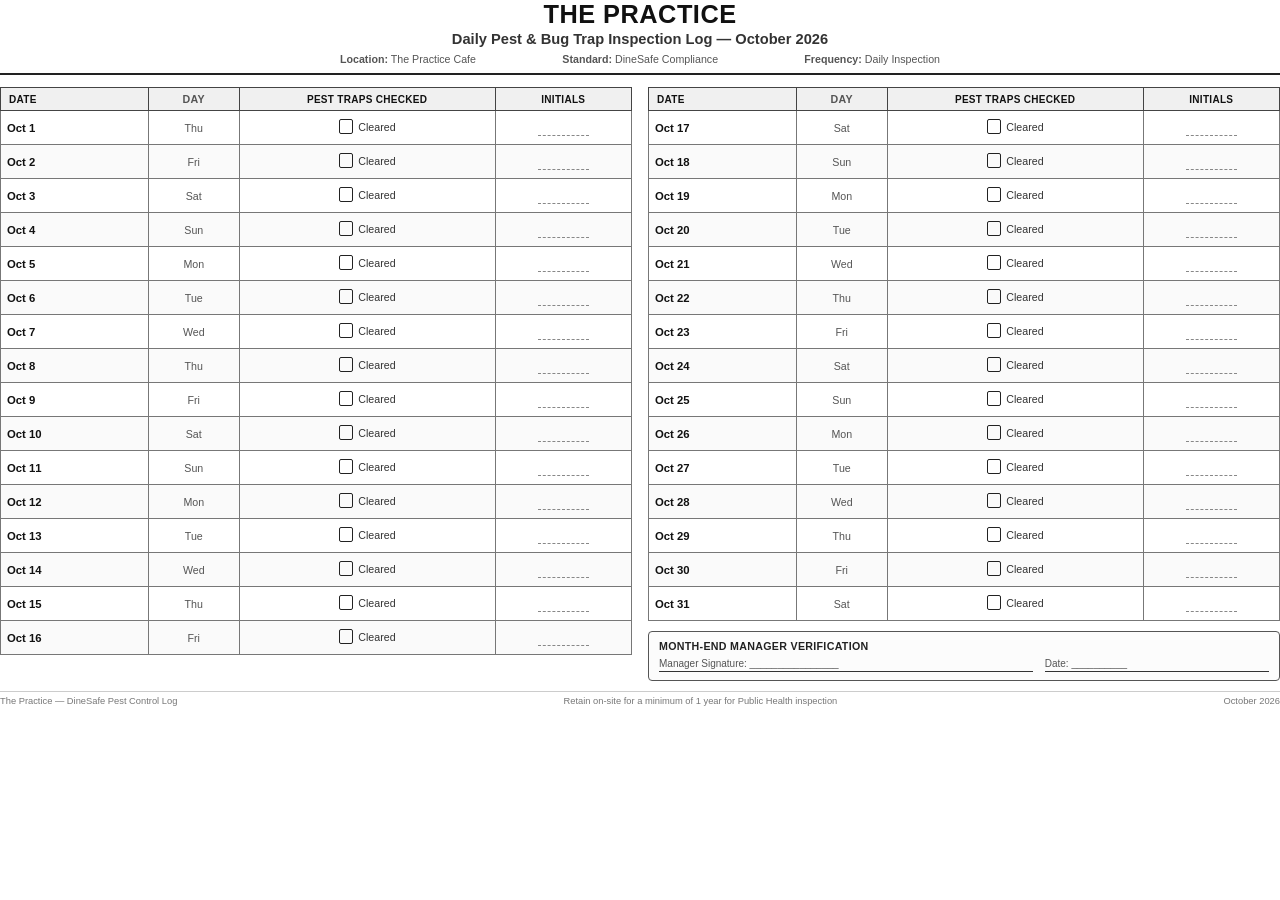
<file: operations/Pest_Inspection_October_2026_Print.html>
<!DOCTYPE html>
<html lang="en">
<head>
<meta charset="UTF-8">
<title>The Practice — DineSafe Pest Check — October 2026</title>
<style>
  @page {
    size: letter portrait;
    margin: 0.4in 0.45in 0.35in 0.45in;
  }
  * {
    box-sizing: border-box;
    margin: 0;
    padding: 0;
  }
  body {
    font-family: -apple-system, BlinkMacSystemFont, "Segoe UI", Roboto, Helvetica, Arial, sans-serif;
    color: #111;
    background: #fff;
    -webkit-print-color-adjust: exact;
    print-color-adjust: exact;
  }

  .header {
    text-align: center;
    border-bottom: 2px solid #222;
    padding-bottom: 8px;
    margin-bottom: 12px;
  }
  .header h1 {
    font-size: 19pt;
    font-weight: 700;
    letter-spacing: 0.5px;
    text-transform: uppercase;
    margin-bottom: 2px;
  }
  .header h2 {
    font-size: 11pt;
    font-weight: 600;
    color: #333;
    margin-bottom: 4px;
  }
  .header .meta {
    font-size: 8pt;
    color: #555;
    display: flex;
    justify-content: space-between;
    max-width: 600px;
    margin: 0 auto;
    padding-top: 2px;
  }

  .grid {
    display: flex;
    gap: 16px;
  }

  .col {
    flex: 1;
  }

  table {
    width: 100%;
    border-collapse: collapse;
    font-size: 8.5pt;
  }
  th {
    background: #f0f0f0 !important;
    border: 1px solid #444;
    padding: 5px 4px;
    font-size: 7.5pt;
    font-weight: 700;
    text-transform: uppercase;
    letter-spacing: 0.3px;
    text-align: center;
  }
  td {
    border: 1px solid #777;
    padding: 4px 6px;
    height: 25.5pt;
    vertical-align: middle;
  }
  tbody tr:nth-child(even) {
    background: #fafafa !important;
  }

  .date-col {
    width: 52pt;
    font-weight: 600;
    text-align: left;
    white-space: nowrap;
  }
  .day-col {
    width: 32pt;
    text-align: center;
    color: #555;
    font-size: 8pt;
  }
  .check-col {
    text-align: center;
    width: 90pt;
  }
  .check-box {
    display: inline-flex;
    align-items: center;
    gap: 5px;
    font-size: 8pt;
    color: #333;
  }
  .sq {
    display: inline-block;
    width: 11pt;
    height: 11pt;
    border: 1.2pt solid #222;
    border-radius: 2px;
    vertical-align: middle;
  }
  .init-col {
    width: 48pt;
    text-align: center;
  }
  .init-line {
    display: inline-block;
    width: 38pt;
    border-bottom: 0.8pt dashed #888;
    height: 14pt;
  }

  .signoff-box {
    margin-top: 10px;
    border: 1px solid #555;
    border-radius: 4px;
    padding: 8px 10px;
    background: #fcfcfc;
    font-size: 8pt;
  }
  .signoff-box strong {
    font-size: 8pt;
    text-transform: uppercase;
    letter-spacing: 0.3px;
    display: block;
    margin-bottom: 6px;
    color: #222;
  }
  .signoff-fields {
    display: flex;
    gap: 12px;
  }
  .signoff-field {
    flex: 1;
    border-bottom: 0.8pt solid #333;
    padding-bottom: 2px;
    font-size: 7.5pt;
    color: #555;
  }

  .footer {
    margin-top: 10px;
    border-top: 1px solid #ccc;
    padding-top: 4px;
    display: flex;
    justify-content: space-between;
    font-size: 7pt;
    color: #777;
  }
</style>
</head>
<body>

<div class="header">
  <h1>The Practice</h1>
  <h2>Daily Pest &amp; Bug Trap Inspection Log — October 2026</h2>
  <div class="meta">
    <span><strong>Location:</strong> The Practice Cafe</span>
    <span><strong>Standard:</strong> DineSafe Compliance</span>
    <span><strong>Frequency:</strong> Daily Inspection</span>
  </div>
</div>

<div class="grid">
  <!-- Column 1: Days 1-16 -->
  <div class="col">
    <table>
      <thead>
        <tr>
          <th class="date-col" style="text-align:left; padding-left:8px;">Date</th>
          <th class="day-col">Day</th>
          <th class="check-col">Pest Traps Checked</th>
          <th class="init-col">Initials</th>
        </tr>
      </thead>
      <tbody>
        <tr><td class="date-col">Oct 1</td><td class="day-col">Thu</td><td class="check-col"><span class="check-box"><span class="sq"></span> Cleared</span></td><td class="init-col"><span class="init-line"></span></td></tr>
        <tr><td class="date-col">Oct 2</td><td class="day-col">Fri</td><td class="check-col"><span class="check-box"><span class="sq"></span> Cleared</span></td><td class="init-col"><span class="init-line"></span></td></tr>
        <tr><td class="date-col">Oct 3</td><td class="day-col">Sat</td><td class="check-col"><span class="check-box"><span class="sq"></span> Cleared</span></td><td class="init-col"><span class="init-line"></span></td></tr>
        <tr><td class="date-col">Oct 4</td><td class="day-col">Sun</td><td class="check-col"><span class="check-box"><span class="sq"></span> Cleared</span></td><td class="init-col"><span class="init-line"></span></td></tr>
        <tr><td class="date-col">Oct 5</td><td class="day-col">Mon</td><td class="check-col"><span class="check-box"><span class="sq"></span> Cleared</span></td><td class="init-col"><span class="init-line"></span></td></tr>
        <tr><td class="date-col">Oct 6</td><td class="day-col">Tue</td><td class="check-col"><span class="check-box"><span class="sq"></span> Cleared</span></td><td class="init-col"><span class="init-line"></span></td></tr>
        <tr><td class="date-col">Oct 7</td><td class="day-col">Wed</td><td class="check-col"><span class="check-box"><span class="sq"></span> Cleared</span></td><td class="init-col"><span class="init-line"></span></td></tr>
        <tr><td class="date-col">Oct 8</td><td class="day-col">Thu</td><td class="check-col"><span class="check-box"><span class="sq"></span> Cleared</span></td><td class="init-col"><span class="init-line"></span></td></tr>
        <tr><td class="date-col">Oct 9</td><td class="day-col">Fri</td><td class="check-col"><span class="check-box"><span class="sq"></span> Cleared</span></td><td class="init-col"><span class="init-line"></span></td></tr>
        <tr><td class="date-col">Oct 10</td><td class="day-col">Sat</td><td class="check-col"><span class="check-box"><span class="sq"></span> Cleared</span></td><td class="init-col"><span class="init-line"></span></td></tr>
        <tr><td class="date-col">Oct 11</td><td class="day-col">Sun</td><td class="check-col"><span class="check-box"><span class="sq"></span> Cleared</span></td><td class="init-col"><span class="init-line"></span></td></tr>
        <tr><td class="date-col">Oct 12</td><td class="day-col">Mon</td><td class="check-col"><span class="check-box"><span class="sq"></span> Cleared</span></td><td class="init-col"><span class="init-line"></span></td></tr>
        <tr><td class="date-col">Oct 13</td><td class="day-col">Tue</td><td class="check-col"><span class="check-box"><span class="sq"></span> Cleared</span></td><td class="init-col"><span class="init-line"></span></td></tr>
        <tr><td class="date-col">Oct 14</td><td class="day-col">Wed</td><td class="check-col"><span class="check-box"><span class="sq"></span> Cleared</span></td><td class="init-col"><span class="init-line"></span></td></tr>
        <tr><td class="date-col">Oct 15</td><td class="day-col">Thu</td><td class="check-col"><span class="check-box"><span class="sq"></span> Cleared</span></td><td class="init-col"><span class="init-line"></span></td></tr>
        <tr><td class="date-col">Oct 16</td><td class="day-col">Fri</td><td class="check-col"><span class="check-box"><span class="sq"></span> Cleared</span></td><td class="init-col"><span class="init-line"></span></td></tr>
      </tbody>
    </table>
  </div>

  <!-- Column 2: Days 17-31 + Sign-off -->
  <div class="col">
    <table>
      <thead>
        <tr>
          <th class="date-col" style="text-align:left; padding-left:8px;">Date</th>
          <th class="day-col">Day</th>
          <th class="check-col">Pest Traps Checked</th>
          <th class="init-col">Initials</th>
        </tr>
      </thead>
      <tbody>
        <tr><td class="date-col">Oct 17</td><td class="day-col">Sat</td><td class="check-col"><span class="check-box"><span class="sq"></span> Cleared</span></td><td class="init-col"><span class="init-line"></span></td></tr>
        <tr><td class="date-col">Oct 18</td><td class="day-col">Sun</td><td class="check-col"><span class="check-box"><span class="sq"></span> Cleared</span></td><td class="init-col"><span class="init-line"></span></td></tr>
        <tr><td class="date-col">Oct 19</td><td class="day-col">Mon</td><td class="check-col"><span class="check-box"><span class="sq"></span> Cleared</span></td><td class="init-col"><span class="init-line"></span></td></tr>
        <tr><td class="date-col">Oct 20</td><td class="day-col">Tue</td><td class="check-col"><span class="check-box"><span class="sq"></span> Cleared</span></td><td class="init-col"><span class="init-line"></span></td></tr>
        <tr><td class="date-col">Oct 21</td><td class="day-col">Wed</td><td class="check-col"><span class="check-box"><span class="sq"></span> Cleared</span></td><td class="init-col"><span class="init-line"></span></td></tr>
        <tr><td class="date-col">Oct 22</td><td class="day-col">Thu</td><td class="check-col"><span class="check-box"><span class="sq"></span> Cleared</span></td><td class="init-col"><span class="init-line"></span></td></tr>
        <tr><td class="date-col">Oct 23</td><td class="day-col">Fri</td><td class="check-col"><span class="check-box"><span class="sq"></span> Cleared</span></td><td class="init-col"><span class="init-line"></span></td></tr>
        <tr><td class="date-col">Oct 24</td><td class="day-col">Sat</td><td class="check-col"><span class="check-box"><span class="sq"></span> Cleared</span></td><td class="init-col"><span class="init-line"></span></td></tr>
        <tr><td class="date-col">Oct 25</td><td class="day-col">Sun</td><td class="check-col"><span class="check-box"><span class="sq"></span> Cleared</span></td><td class="init-col"><span class="init-line"></span></td></tr>
        <tr><td class="date-col">Oct 26</td><td class="day-col">Mon</td><td class="check-col"><span class="check-box"><span class="sq"></span> Cleared</span></td><td class="init-col"><span class="init-line"></span></td></tr>
        <tr><td class="date-col">Oct 27</td><td class="day-col">Tue</td><td class="check-col"><span class="check-box"><span class="sq"></span> Cleared</span></td><td class="init-col"><span class="init-line"></span></td></tr>
        <tr><td class="date-col">Oct 28</td><td class="day-col">Wed</td><td class="check-col"><span class="check-box"><span class="sq"></span> Cleared</span></td><td class="init-col"><span class="init-line"></span></td></tr>
        <tr><td class="date-col">Oct 29</td><td class="day-col">Thu</td><td class="check-col"><span class="check-box"><span class="sq"></span> Cleared</span></td><td class="init-col"><span class="init-line"></span></td></tr>
        <tr><td class="date-col">Oct 30</td><td class="day-col">Fri</td><td class="check-col"><span class="check-box"><span class="sq"></span> Cleared</span></td><td class="init-col"><span class="init-line"></span></td></tr>
        <tr><td class="date-col">Oct 31</td><td class="day-col">Sat</td><td class="check-col"><span class="check-box"><span class="sq"></span> Cleared</span></td><td class="init-col"><span class="init-line"></span></td></tr>
      </tbody>
    </table>

    <div class="signoff-box">
      <strong>Month-End Manager Verification</strong>
      <div class="signoff-fields">
        <div class="signoff-field">Manager Signature: ________________</div>
        <div class="signoff-field" style="flex:0.6;">Date: __________</div>
      </div>
    </div>
  </div>
</div>

<div class="footer">
  <span>The Practice — DineSafe Pest Control Log</span>
  <span>Retain on-site for a minimum of 1 year for Public Health inspection</span>
  <span>October 2026</span>
</div>

</body>
</html>
</file>
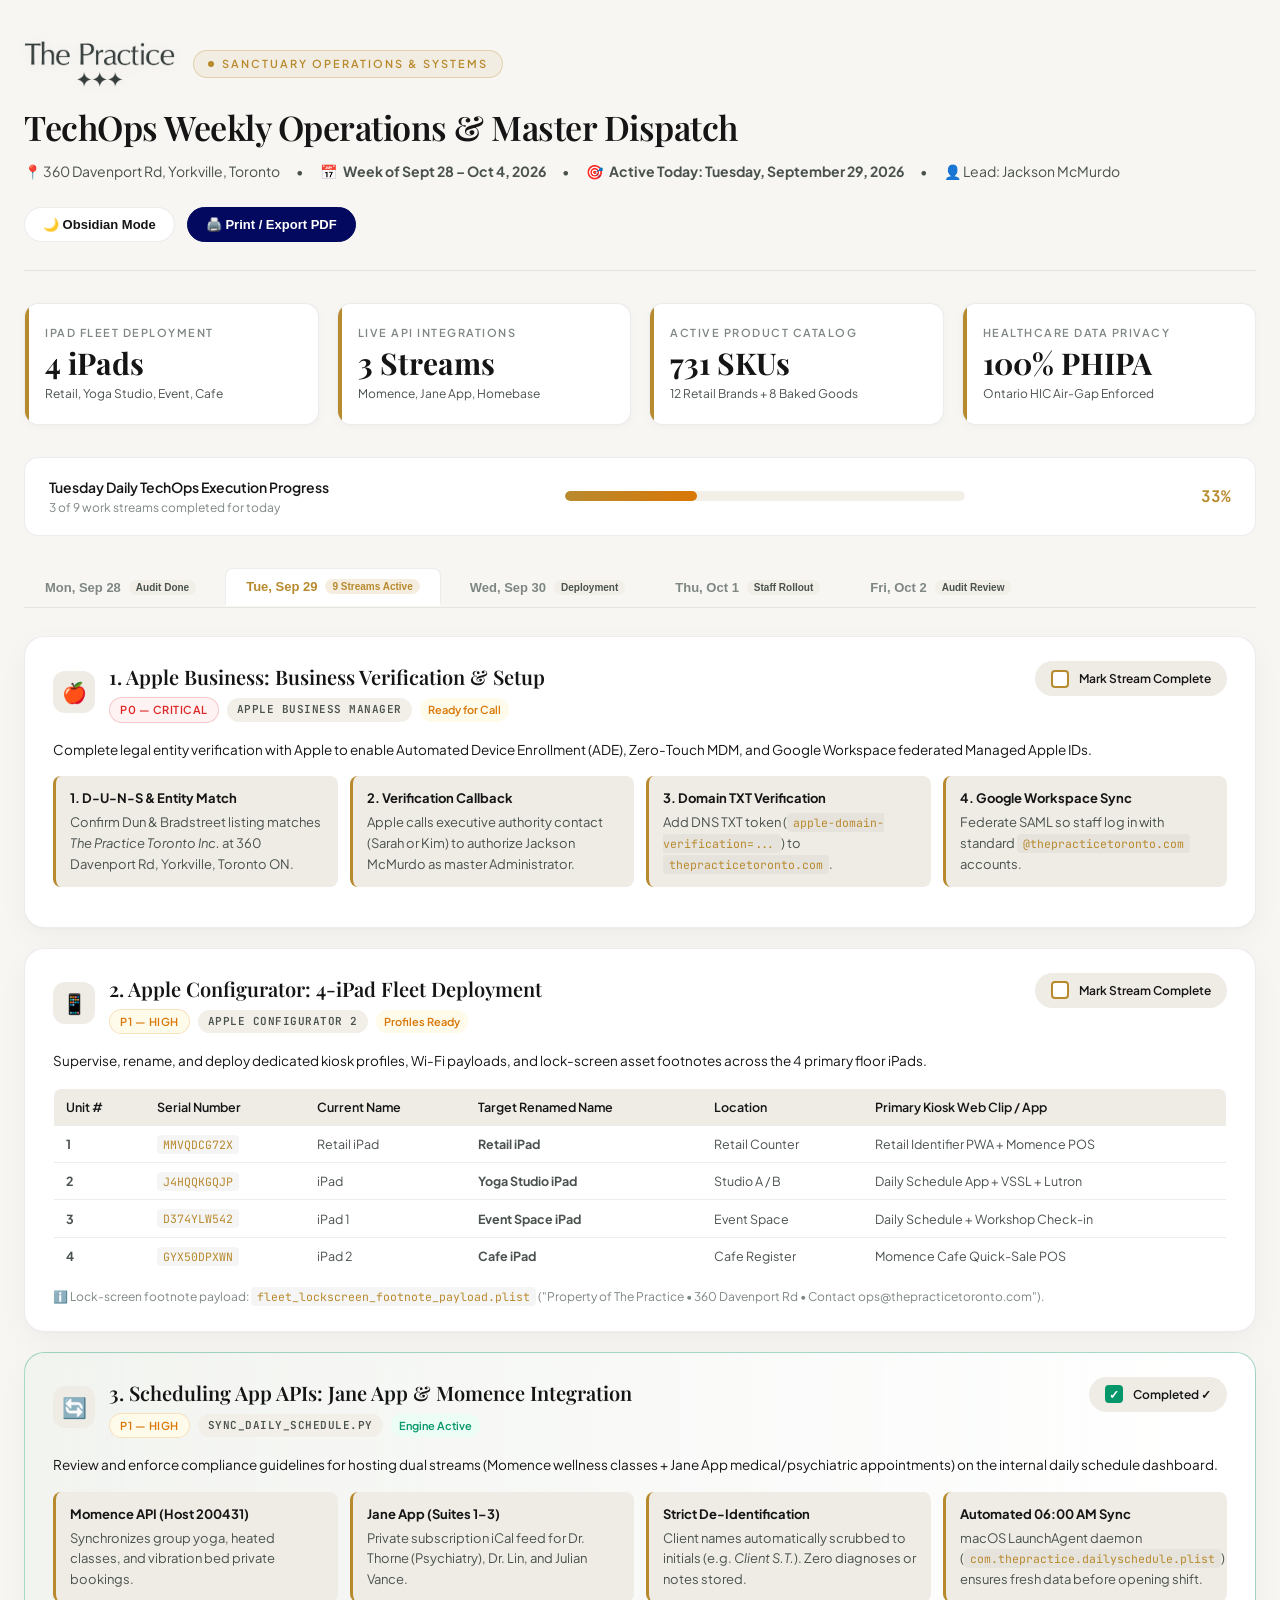
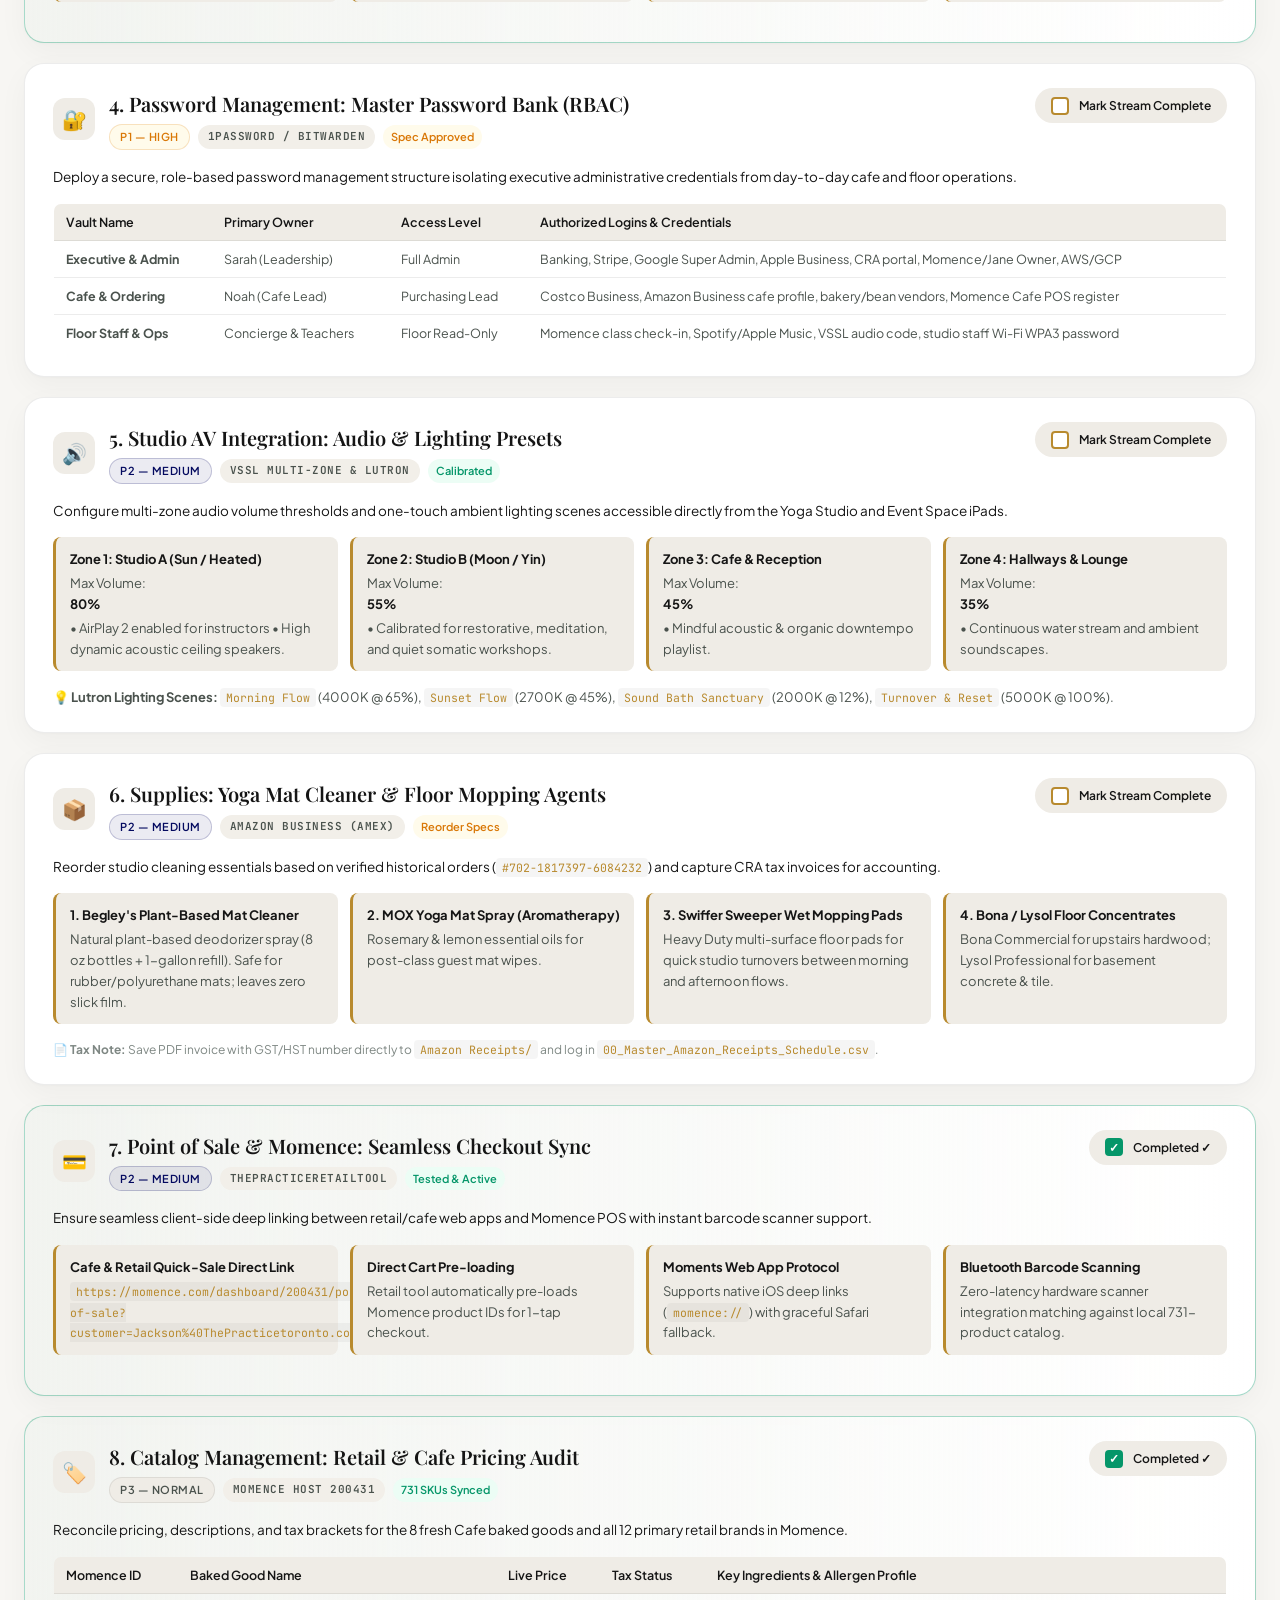
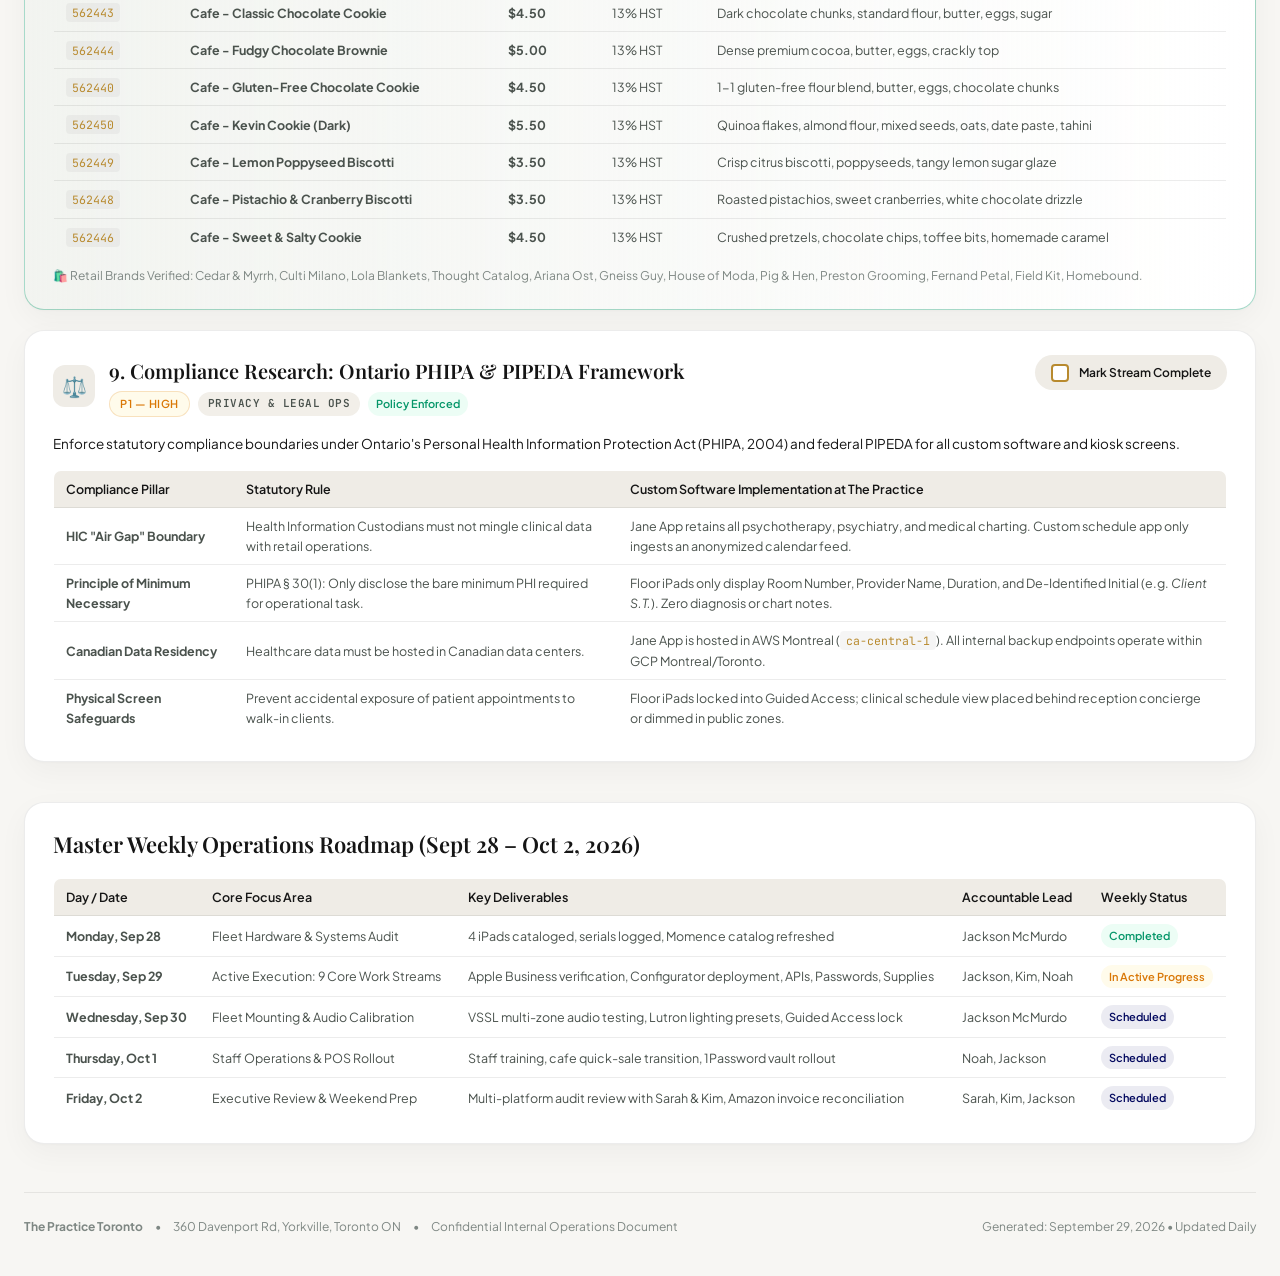
<file: operations/TechOps_Weekly_Operations_Dashboard.html>
<!DOCTYPE html>
<html lang="en">
<head>
    <meta charset="UTF-8">
    <meta name="viewport" content="width=device-width, initial-scale=1.0">
    <title>The Practice — TechOps Weekly Operations & Master Dispatch</title>
    <link rel="preconnect" href="https://fonts.googleapis.com">
    <link rel="preconnect" href="https://fonts.gstatic.com" crossorigin>
    <link href="https://fonts.googleapis.com/css2?family=Playfair+Display:ital,wght@0,500;0,600;0,700;1,400&family=Plus+Jakarta+Sans:wght@300;400;500;600;700&family=JetBrains+Mono:wght@400;500;600&display=swap" rel="stylesheet">
    <style>
        :root {
            --bg-base: #F7F6F3;
            --surface-card: #FFFFFF;
            --surface-elevated: #EFECE6;
            --surface-subtle: #F2EFE9;
            --text-primary: #151515;
            --text-secondary: #4A524D;
            --text-muted: #7E8783;
            --bronze-gold: #B88A2E;
            --bronze-light: #DFCA95;
            --accent-amber: #D97706;
            --indigo-navy: #03095F;
            --emerald-green: #059669;
            --emerald-bg: #ECFDF5;
            --rose-red: #DC2626;
            --rose-bg: #FEF2F2;
            --amber-bg: #FFFBEB;
            --border-subtle: rgba(21, 21, 21, 0.08);
            --border-bronze: rgba(184, 138, 46, 0.3);
            --radius-sm: 8px;
            --radius-md: 14px;
            --radius-lg: 20px;
            --radius-pill: 9999px;
            --shadow-sm: 0 2px 8px rgba(0, 0, 0, 0.03);
            --shadow-card: 0 10px 30px rgba(0, 0, 0, 0.04), 0 1px 3px rgba(0, 0, 0, 0.02);
            --font-serif: 'Playfair Display', Georgia, serif;
            --font-sans: 'Plus Jakarta Sans', -apple-system, sans-serif;
            --font-mono: 'JetBrains Mono', monospace;
        }

        body.theme-zen {
            --bg-base: #0E1110;
            --surface-card: #151A18;
            --surface-elevated: #1D2321;
            --surface-subtle: #242C2A;
            --text-primary: #F8FAFC;
            --text-secondary: #9DA8A4;
            --text-muted: #67746F;
            --bronze-gold: #D4AF37;
            --border-subtle: rgba(255, 255, 255, 0.08);
            --border-bronze: rgba(212, 175, 55, 0.35);
            --shadow-card: 0 14px 34px rgba(0, 0, 0, 0.38);
        }

        * { box-sizing: border-box; margin: 0; padding: 0; }
        body {
            background-color: var(--bg-base);
            color: var(--text-primary);
            font-family: var(--font-sans);
            line-height: 1.6;
            padding: 40px 24px;
            min-height: 100vh;
            transition: background-color 0.3s ease, color 0.3s ease;
        }

        .container {
            max-width: 1320px;
            margin: 0 auto;
        }

        /* Top Header */
        .executive-header {
            display: flex;
            justify-content: space-between;
            align-items: flex-start;
            padding-bottom: 28px;
            margin-bottom: 32px;
            border-bottom: 1px solid var(--border-subtle);
            flex-wrap: wrap;
            gap: 24px;
        }
        .brand-block {
            display: flex;
            align-items: center;
            gap: 18px;
            margin-bottom: 12px;
        }
        .brand-logo-img {
            height: 48px;
            width: auto;
            object-fit: contain;
            filter: drop-shadow(0 2px 6px rgba(0,0,0,0.06));
        }
        body.theme-zen .brand-logo-img {
            filter: brightness(0) invert(1);
        }
        .brand-badge {
            display: inline-flex;
            align-items: center;
            gap: 8px;
            background: rgba(184, 138, 46, 0.08);
            border: 1px solid var(--border-bronze);
            color: var(--bronze-gold);
            padding: 4px 14px;
            border-radius: var(--radius-pill);
            font-size: 11px;
            font-weight: 600;
            letter-spacing: 2px;
            text-transform: uppercase;
        }
        .brand-badge-dot {
            width: 6px;
            height: 6px;
            border-radius: 50%;
            background: var(--bronze-gold);
        }
        h1 {
            font-family: var(--font-serif);
            font-size: 34px;
            font-weight: 600;
            letter-spacing: -0.5px;
            margin-bottom: 6px;
            color: var(--text-primary);
        }
        .header-meta {
            color: var(--text-secondary);
            font-size: 14px;
            display: flex;
            align-items: center;
            gap: 16px;
            flex-wrap: wrap;
        }
        .header-meta span {
            display: inline-flex;
            align-items: center;
            gap: 6px;
        }
        .header-controls {
            display: flex;
            align-items: center;
            gap: 12px;
            flex-wrap: wrap;
        }
        .btn-action {
            display: inline-flex;
            align-items: center;
            gap: 8px;
            padding: 9px 18px;
            border-radius: var(--radius-pill);
            font-size: 13px;
            font-weight: 600;
            cursor: pointer;
            transition: all 0.2s ease;
            text-decoration: none;
            border: 1px solid var(--border-subtle);
            background: var(--surface-card);
            color: var(--text-primary);
        }
        .btn-action:hover {
            transform: translateY(-1px);
            box-shadow: var(--shadow-sm);
            border-color: var(--bronze-gold);
        }
        .btn-action.btn-primary {
            background: var(--indigo-navy);
            color: #FFFFFF;
            border-color: var(--indigo-navy);
        }
        .btn-action.btn-primary:hover {
            background: #020642;
        }

        /* Metric Grid */
        .metric-grid {
            display: grid;
            grid-template-columns: repeat(auto-fit, minmax(240px, 1fr));
            gap: 18px;
            margin-bottom: 32px;
        }
        .metric-card {
            background: var(--surface-card);
            border: 1px solid var(--border-subtle);
            border-radius: var(--radius-md);
            padding: 20px;
            box-shadow: var(--shadow-sm);
            position: relative;
            overflow: hidden;
        }
        .metric-card::before {
            content: '';
            position: absolute;
            top: 0;
            left: 0;
            width: 4px;
            height: 100%;
            background: var(--bronze-gold);
        }
        .metric-label {
            font-size: 11px;
            text-transform: uppercase;
            letter-spacing: 1.5px;
            color: var(--text-muted);
            font-weight: 600;
            margin-bottom: 6px;
        }
        .metric-value {
            font-family: var(--font-serif);
            font-size: 30px;
            font-weight: 700;
            color: var(--text-primary);
            line-height: 1.1;
            margin-bottom: 4px;
        }
        .metric-sub {
            font-size: 12px;
            color: var(--text-secondary);
        }

        /* Progress Bar */
        .progress-section {
            background: var(--surface-card);
            border: 1px solid var(--border-subtle);
            border-radius: var(--radius-md);
            padding: 18px 24px;
            margin-bottom: 32px;
            display: flex;
            align-items: center;
            justify-content: space-between;
            gap: 24px;
            flex-wrap: wrap;
        }
        .progress-info {
            display: flex;
            align-items: center;
            gap: 16px;
        }
        .progress-text-title {
            font-weight: 600;
            font-size: 14px;
        }
        .progress-text-desc {
            font-size: 12px;
            color: var(--text-muted);
        }
        .progress-bar-outer {
            flex-grow: 1;
            min-width: 220px;
            max-width: 400px;
            height: 10px;
            background: var(--surface-subtle);
            border-radius: var(--radius-pill);
            overflow: hidden;
            position: relative;
        }
        .progress-bar-inner {
            height: 100%;
            width: 35%;
            background: linear-gradient(90deg, var(--bronze-gold), var(--accent-amber));
            border-radius: var(--radius-pill);
            transition: width 0.4s ease;
        }
        .progress-percentage {
            font-family: var(--font-mono);
            font-weight: 700;
            font-size: 16px;
            color: var(--bronze-gold);
        }

        /* Week Tabs */
        .day-tabs {
            display: flex;
            gap: 8px;
            border-bottom: 1px solid var(--border-subtle);
            margin-bottom: 28px;
            overflow-x: auto;
            padding-bottom: 2px;
        }
        .day-tab {
            padding: 10px 20px;
            border-radius: var(--radius-sm) var(--radius-sm) 0 0;
            background: transparent;
            border: 1px solid transparent;
            border-bottom: none;
            font-size: 13px;
            font-weight: 600;
            color: var(--text-muted);
            cursor: pointer;
            transition: all 0.2s ease;
            white-space: nowrap;
            display: flex;
            align-items: center;
            gap: 8px;
        }
        .day-tab:hover {
            color: var(--text-primary);
            background: rgba(0,0,0,0.02);
        }
        .day-tab.active {
            color: var(--bronze-gold);
            background: var(--surface-card);
            border-color: var(--border-subtle);
            border-bottom: 2px solid var(--surface-card);
            margin-bottom: -1px;
        }
        .tab-badge {
            font-size: 10px;
            padding: 2px 7px;
            border-radius: var(--radius-pill);
            font-weight: 700;
            background: var(--surface-subtle);
            color: var(--text-secondary);
        }
        .day-tab.active .tab-badge {
            background: rgba(184, 138, 46, 0.15);
            color: var(--bronze-gold);
        }

        /* Work Stream Cards */
        .stream-grid {
            display: flex;
            flex-direction: column;
            gap: 20px;
            margin-bottom: 40px;
        }
        .stream-card {
            background: var(--surface-card);
            border: 1px solid var(--border-subtle);
            border-radius: var(--radius-lg);
            padding: 24px 28px;
            box-shadow: var(--shadow-card);
            transition: transform 0.2s ease, border-color 0.2s ease;
            position: relative;
        }
        .stream-card:hover {
            border-color: var(--border-bronze);
        }
        .stream-card.is-completed {
            border-color: rgba(5, 150, 105, 0.35);
            background: linear-gradient(to right, rgba(5, 150, 105, 0.02), var(--surface-card));
        }

        .stream-header {
            display: flex;
            align-items: flex-start;
            justify-content: space-between;
            gap: 16px;
            margin-bottom: 16px;
            flex-wrap: wrap;
        }
        .stream-title-area {
            display: flex;
            align-items: center;
            gap: 14px;
        }
        .stream-icon {
            width: 42px;
            height: 42px;
            border-radius: 12px;
            display: flex;
            align-items: center;
            justify-content: center;
            font-size: 20px;
            background: var(--surface-elevated);
            color: var(--bronze-gold);
            flex-shrink: 0;
        }
        .stream-title {
            font-family: var(--font-serif);
            font-size: 20px;
            font-weight: 600;
            color: var(--text-primary);
        }
        .stream-tags {
            display: flex;
            align-items: center;
            gap: 8px;
            margin-top: 4px;
            flex-wrap: wrap;
        }
        .tag-pill {
            font-size: 11px;
            font-weight: 600;
            padding: 3px 10px;
            border-radius: var(--radius-pill);
            text-transform: uppercase;
            letter-spacing: 0.5px;
        }
        .tag-p0 { background: var(--rose-bg); color: var(--rose-red); border: 1px solid rgba(220, 38, 38, 0.2); }
        .tag-p1 { background: var(--amber-bg); color: var(--accent-amber); border: 1px solid rgba(217, 119, 6, 0.2); }
        .tag-p2 { background: rgba(3, 9, 95, 0.08); color: var(--indigo-navy); border: 1px solid rgba(3, 9, 95, 0.2); }
        .tag-p3 { background: var(--surface-elevated); color: var(--text-secondary); border: 1px solid var(--border-subtle); }
        .tag-owner { background: var(--surface-subtle); color: var(--text-secondary); font-family: var(--font-mono); }

        .checkbox-container {
            display: flex;
            align-items: center;
            gap: 10px;
            cursor: pointer;
            user-select: none;
            background: var(--surface-elevated);
            padding: 8px 16px;
            border-radius: var(--radius-pill);
            font-size: 12px;
            font-weight: 600;
            transition: all 0.2s ease;
        }
        .checkbox-container:hover {
            background: var(--surface-subtle);
        }
        .custom-checkbox {
            width: 18px;
            height: 18px;
            border: 2px solid var(--bronze-gold);
            border-radius: 4px;
            display: inline-flex;
            align-items: center;
            justify-content: center;
            transition: all 0.2s ease;
            background: var(--surface-card);
        }
        .custom-checkbox.checked {
            background: var(--emerald-green);
            border-color: var(--emerald-green);
            color: #FFFFFF;
        }
        .custom-checkbox.checked::after {
            content: "✓";
            font-size: 12px;
            font-weight: 800;
        }

        .stream-body {
            font-size: 13.5px;
            color: var(--text-secondary);
            line-height: 1.6;
        }
        .stream-desc {
            margin-bottom: 16px;
            color: var(--text-primary);
        }

        /* Action Steps List */
        .step-list {
            list-style: none;
            display: grid;
            grid-template-columns: repeat(auto-fit, minmax(280px, 1fr));
            gap: 12px;
            margin-bottom: 16px;
        }
        .step-item {
            background: var(--surface-elevated);
            border-radius: var(--radius-sm);
            padding: 12px 14px;
            font-size: 13px;
            border-left: 3px solid var(--bronze-gold);
        }
        .step-item strong {
            display: block;
            color: var(--text-primary);
            margin-bottom: 3px;
            font-size: 13px;
        }

        /* Detail Tables & Code callouts */
        .spec-table {
            width: 100%;
            border-collapse: collapse;
            font-size: 12.5px;
            margin-top: 14px;
            border-radius: var(--radius-sm);
            overflow: hidden;
            border: 1px solid var(--border-subtle);
        }
        .spec-table th {
            background: var(--surface-elevated);
            text-align: left;
            padding: 8px 12px;
            font-weight: 600;
            color: var(--text-primary);
            border-bottom: 1px solid var(--border-subtle);
        }
        .spec-table td {
            padding: 8px 12px;
            border-bottom: 1px solid var(--border-subtle);
            color: var(--text-secondary);
        }
        .spec-table tr:last-child td {
            border-bottom: none;
        }
        .spec-table tr:hover td {
            background: rgba(0,0,0,0.015);
        }
        .mono-code {
            font-family: var(--font-mono);
            font-size: 11.5px;
            background: rgba(0,0,0,0.04);
            padding: 2px 6px;
            border-radius: 4px;
            color: var(--bronze-gold);
        }
        body.theme-zen .mono-code {
            background: rgba(255,255,255,0.08);
            color: var(--bronze-light);
        }

        /* Badge Pills */
        .status-badge {
            display: inline-flex;
            align-items: center;
            gap: 5px;
            padding: 3px 8px;
            border-radius: var(--radius-pill);
            font-size: 11px;
            font-weight: 600;
        }
        .status-badge.live { background: var(--emerald-bg); color: var(--emerald-green); }
        .status-badge.ready { background: var(--amber-bg); color: var(--accent-amber); }
        .status-badge.info { background: rgba(3, 9, 95, 0.08); color: var(--indigo-navy); }

        /* Multi-day schedule table */
        .week-table-card {
            background: var(--surface-card);
            border: 1px solid var(--border-subtle);
            border-radius: var(--radius-lg);
            padding: 24px 28px;
            box-shadow: var(--shadow-card);
            margin-top: 32px;
        }
        .week-table-title {
            font-family: var(--font-serif);
            font-size: 22px;
            font-weight: 600;
            margin-bottom: 16px;
        }

        /* Footer */
        .executive-footer {
            margin-top: 48px;
            padding-top: 24px;
            border-top: 1px solid var(--border-subtle);
            display: flex;
            justify-content: space-between;
            align-items: center;
            flex-wrap: wrap;
            gap: 16px;
            font-size: 12px;
            color: var(--text-muted);
        }
        .footer-left {
            display: flex;
            align-items: center;
            gap: 12px;
        }

        /* Print Specific Optimization */
        @media print {
            body {
                background: #FFFFFF !important;
                color: #000000 !important;
                padding: 0 !important;
            }
            .container {
                max-width: 100% !important;
            }
            .header-controls, .day-tabs, .checkbox-container {
                display: none !important;
            }
            .stream-card {
                box-shadow: none !important;
                border: 1px solid #CCCCCC !important;
                break-inside: avoid !important;
                margin-bottom: 20px !important;
                padding: 16px !important;
            }
            .spec-table th {
                background: #EEEEEE !important;
            }
            .metric-card {
                border: 1px solid #CCCCCC !important;
                box-shadow: none !important;
            }
            .stream-grid {
                gap: 16px !important;
            }
        }
    </style>
</head>
<body>
<div class="container">

    <!-- Header -->
    <header class="executive-header">
        <div class="header-left">
            <div class="brand-block">
                <img src="[data-uri]" alt="The Practice Logo" class="brand-logo-img">
                <div class="brand-badge">
                    <div class="brand-badge-dot"></div>
                    <span>Sanctuary Operations & Systems</span>
                </div>
            </div>
            <h1>TechOps Weekly Operations & Master Dispatch</h1>
            <div class="header-meta">
                <span>📍 360 Davenport Rd, Yorkville, Toronto</span>
                <span>•</span>
                <span>📅 <strong>Week of Sept 28 – Oct 4, 2026</strong></span>
                <span>•</span>
                <span>🎯 <strong>Active Today: Tuesday, September 29, 2026</strong></span>
                <span>•</span>
                <span>👤 Lead: Jackson McMurdo</span>
            </div>
        </div>
        <div class="header-controls">
            <button class="btn-action" onclick="toggleTheme()" id="themeBtn">🌙 Obsidian Mode</button>
            <button class="btn-action btn-primary" onclick="window.print()">🖨️ Print / Export PDF</button>
        </div>
    </header>

    <!-- Metrics -->
    <section class="metric-grid">
        <div class="metric-card">
            <div class="metric-label">iPad Fleet Deployment</div>
            <div class="metric-value">4 iPads</div>
            <div class="metric-sub">Retail, Yoga Studio, Event, Cafe</div>
        </div>
        <div class="metric-card">
            <div class="metric-label">Live API Integrations</div>
            <div class="metric-value">3 Streams</div>
            <div class="metric-sub">Momence, Jane App, Homebase</div>
        </div>
        <div class="metric-card">
            <div class="metric-label">Active Product Catalog</div>
            <div class="metric-value">731 SKUs</div>
            <div class="metric-sub">12 Retail Brands + 8 Baked Goods</div>
        </div>
        <div class="metric-card">
            <div class="metric-label">Healthcare Data Privacy</div>
            <div class="metric-value">100% PHIPA</div>
            <div class="metric-sub">Ontario HIC Air-Gap Enforced</div>
        </div>
    </section>

    <!-- Progress Bar -->
    <section class="progress-section">
        <div class="progress-info">
            <div>
                <div class="progress-text-title">Tuesday Daily TechOps Execution Progress</div>
                <div class="progress-text-desc" id="progressDesc">Tracking completion across all 9 operational work streams</div>
            </div>
        </div>
        <div class="progress-bar-outer">
            <div class="progress-bar-inner" id="progressBar"></div>
        </div>
        <div class="progress-percentage" id="progressPct">0%</div>
    </section>

    <!-- Day Navigation Tabs -->
    <nav class="day-tabs">
        <button class="day-tab" onclick="selectTab(event, 'mon')">Mon, Sep 28 <span class="tab-badge">Audit Done</span></button>
        <button class="day-tab active" onclick="selectTab(event, 'tue')">Tue, Sep 29 <span class="tab-badge">9 Streams Active</span></button>
        <button class="day-tab" onclick="selectTab(event, 'wed')">Wed, Sep 30 <span class="tab-badge">Deployment</span></button>
        <button class="day-tab" onclick="selectTab(event, 'thu')">Thu, Oct 1 <span class="tab-badge">Staff Rollout</span></button>
        <button class="day-tab" onclick="selectTab(event, 'fri')">Fri, Oct 2 <span class="tab-badge">Audit Review</span></button>
    </nav>

    <!-- Active Tab: Tuesday September 29 Work Streams -->
    <div id="tab-tue" class="tab-content">
        <div class="stream-grid">

            <!-- Stream 1 -->
            <article class="stream-card" id="card-stream-1">
                <div class="stream-header">
                    <div class="stream-title-area">
                        <div class="stream-icon">🍎</div>
                        <div>
                            <h2 class="stream-title">1. Apple Business: Business Verification & Setup</h2>
                            <div class="stream-tags">
                                <span class="tag-pill tag-p0">P0 — Critical</span>
                                <span class="tag-pill tag-owner">Apple Business Manager</span>
                                <span class="status-badge ready">Ready for Call</span>
                            </div>
                        </div>
                    </div>
                    <div class="checkbox-container" onclick="toggleCardCheck(1)">
                        <span class="custom-checkbox" id="check-1"></span>
                        <span id="check-label-1">Mark Stream Complete</span>
                    </div>
                </div>
                <div class="stream-body">
                    <p class="stream-desc">Complete legal entity verification with Apple to enable Automated Device Enrollment (ADE), Zero-Touch MDM, and Google Workspace federated Managed Apple IDs.</p>
                    <div class="step-list">
                        <div class="step-item">
                            <strong>1. D-U-N-S & Entity Match</strong>
                            Confirm Dun & Bradstreet listing matches <em>The Practice Toronto Inc.</em> at 360 Davenport Rd, Yorkville, Toronto ON.
                        </div>
                        <div class="step-item">
                            <strong>2. Verification Callback</strong>
                            Apple calls executive authority contact (Sarah or Kim) to authorize Jackson McMurdo as master Administrator.
                        </div>
                        <div class="step-item">
                            <strong>3. Domain TXT Verification</strong>
                            Add DNS TXT token (<span class="mono-code">apple-domain-verification=...</span>) to <span class="mono-code">thepracticetoronto.com</span>.
                        </div>
                        <div class="step-item">
                            <strong>4. Google Workspace Sync</strong>
                            Federate SAML so staff log in with standard <span class="mono-code">@thepracticetoronto.com</span> accounts.
                        </div>
                    </div>
                </div>
            </article>

            <!-- Stream 2 -->
            <article class="stream-card" id="card-stream-2">
                <div class="stream-header">
                    <div class="stream-title-area">
                        <div class="stream-icon">📱</div>
                        <div>
                            <h2 class="stream-title">2. Apple Configurator: 4-iPad Fleet Deployment</h2>
                            <div class="stream-tags">
                                <span class="tag-pill tag-p1">P1 — High</span>
                                <span class="tag-pill tag-owner">Apple Configurator 2</span>
                                <span class="status-badge ready">Profiles Ready</span>
                            </div>
                        </div>
                    </div>
                    <div class="checkbox-container" onclick="toggleCardCheck(2)">
                        <span class="custom-checkbox" id="check-2"></span>
                        <span id="check-label-2">Mark Stream Complete</span>
                    </div>
                </div>
                <div class="stream-body">
                    <p class="stream-desc">Supervise, rename, and deploy dedicated kiosk profiles, Wi-Fi payloads, and lock-screen asset footnotes across the 4 primary floor iPads.</p>
                    <table class="spec-table">
                        <thead>
                            <tr>
                                <th>Unit #</th>
                                <th>Serial Number</th>
                                <th>Current Name</th>
                                <th>Target Renamed Name</th>
                                <th>Location</th>
                                <th>Primary Kiosk Web Clip / App</th>
                            </tr>
                        </thead>
                        <tbody>
                            <tr>
                                <td><strong>1</strong></td>
                                <td><span class="mono-code">MMVQDCG72X</span></td>
                                <td>Retail iPad</td>
                                <td><strong>Retail iPad</strong></td>
                                <td>Retail Counter</td>
                                <td>Retail Identifier PWA + Momence POS</td>
                            </tr>
                            <tr>
                                <td><strong>2</strong></td>
                                <td><span class="mono-code">J4HQQKGQJP</span></td>
                                <td>iPad</td>
                                <td><strong>Yoga Studio iPad</strong></td>
                                <td>Studio A / B</td>
                                <td>Daily Schedule App + VSSL + Lutron</td>
                            </tr>
                            <tr>
                                <td><strong>3</strong></td>
                                <td><span class="mono-code">D374YLW542</span></td>
                                <td>iPad 1</td>
                                <td><strong>Event Space iPad</strong></td>
                                <td>Event Space</td>
                                <td>Daily Schedule + Workshop Check-in</td>
                            </tr>
                            <tr>
                                <td><strong>4</strong></td>
                                <td><span class="mono-code">GYX50DPXWN</span></td>
                                <td>iPad 2</td>
                                <td><strong>Cafe iPad</strong></td>
                                <td>Cafe Register</td>
                                <td>Momence Cafe Quick-Sale POS</td>
                            </tr>
                        </tbody>
                    </table>
                    <div style="margin-top: 12px; font-size: 12px; color: var(--text-muted);">
                        ℹ️ Lock-screen footnote payload: <span class="mono-code">fleet_lockscreen_footnote_payload.plist</span> ("Property of The Practice • 360 Davenport Rd • Contact ops@thepracticetoronto.com").
                    </div>
                </div>
            </article>

            <!-- Stream 3 -->
            <article class="stream-card" id="card-stream-3">
                <div class="stream-header">
                    <div class="stream-title-area">
                        <div class="stream-icon">🔄</div>
                        <div>
                            <h2 class="stream-title">3. Scheduling App APIs: Jane App & Momence Integration</h2>
                            <div class="stream-tags">
                                <span class="tag-pill tag-p1">P1 — High</span>
                                <span class="tag-pill tag-owner">sync_daily_schedule.py</span>
                                <span class="status-badge live">Engine Active</span>
                            </div>
                        </div>
                    </div>
                    <div class="checkbox-container" onclick="toggleCardCheck(3)">
                        <span class="custom-checkbox" id="check-3"></span>
                        <span id="check-label-3">Mark Stream Complete</span>
                    </div>
                </div>
                <div class="stream-body">
                    <p class="stream-desc">Review and enforce compliance guidelines for hosting dual streams (Momence wellness classes + Jane App medical/psychiatric appointments) on the internal daily schedule dashboard.</p>
                    <div class="step-list">
                        <div class="step-item">
                            <strong>Momence API (Host 200431)</strong>
                            Synchronizes group yoga, heated classes, and vibration bed private bookings.
                        </div>
                        <div class="step-item">
                            <strong>Jane App (Suites 1–3)</strong>
                            Private subscription iCal feed for Dr. Thorne (Psychiatry), Dr. Lin, and Julian Vance.
                        </div>
                        <div class="step-item">
                            <strong>Strict De-Identification</strong>
                            Client names automatically scrubbed to initials (e.g. <em>Client S.T.</em>). Zero diagnoses or notes stored.
                        </div>
                        <div class="step-item">
                            <strong>Automated 06:00 AM Sync</strong>
                            macOS LaunchAgent daemon (<span class="mono-code">com.thepractice.dailyschedule.plist</span>) ensures fresh data before opening shift.
                        </div>
                    </div>
                </div>
            </article>

            <!-- Stream 4 -->
            <article class="stream-card" id="card-stream-4">
                <div class="stream-header">
                    <div class="stream-title-area">
                        <div class="stream-icon">🔐</div>
                        <div>
                            <h2 class="stream-title">4. Password Management: Master Password Bank (RBAC)</h2>
                            <div class="stream-tags">
                                <span class="tag-pill tag-p1">P1 — High</span>
                                <span class="tag-pill tag-owner">1Password / Bitwarden</span>
                                <span class="status-badge ready">Spec Approved</span>
                            </div>
                        </div>
                    </div>
                    <div class="checkbox-container" onclick="toggleCardCheck(4)">
                        <span class="custom-checkbox" id="check-4"></span>
                        <span id="check-label-4">Mark Stream Complete</span>
                    </div>
                </div>
                <div class="stream-body">
                    <p class="stream-desc">Deploy a secure, role-based password management structure isolating executive administrative credentials from day-to-day cafe and floor operations.</p>
                    <table class="spec-table">
                        <thead>
                            <tr>
                                <th>Vault Name</th>
                                <th>Primary Owner</th>
                                <th>Access Level</th>
                                <th>Authorized Logins & Credentials</th>
                            </tr>
                        </thead>
                        <tbody>
                            <tr>
                                <td><strong>Executive & Admin</strong></td>
                                <td>Sarah (Leadership)</td>
                                <td>Full Admin</td>
                                <td>Banking, Stripe, Google Super Admin, Apple Business, CRA portal, Momence/Jane Owner, AWS/GCP</td>
                            </tr>
                            <tr>
                                <td><strong>Cafe & Ordering</strong></td>
                                <td>Noah (Cafe Lead)</td>
                                <td>Purchasing Lead</td>
                                <td>Costco Business, Amazon Business cafe profile, bakery/bean vendors, Momence Cafe POS register</td>
                            </tr>
                            <tr>
                                <td><strong>Floor Staff & Ops</strong></td>
                                <td>Concierge & Teachers</td>
                                <td>Floor Read-Only</td>
                                <td>Momence class check-in, Spotify/Apple Music, VSSL audio code, studio staff Wi-Fi WPA3 password</td>
                            </tr>
                        </tbody>
                    </table>
                </div>
            </article>

            <!-- Stream 5 -->
            <article class="stream-card" id="card-stream-5">
                <div class="stream-header">
                    <div class="stream-title-area">
                        <div class="stream-icon">🔊</div>
                        <div>
                            <h2 class="stream-title">5. Studio AV Integration: Audio & Lighting Presets</h2>
                            <div class="stream-tags">
                                <span class="tag-pill tag-p2">P2 — Medium</span>
                                <span class="tag-pill tag-owner">VSSL Multi-Zone & Lutron</span>
                                <span class="status-badge live">Calibrated</span>
                            </div>
                        </div>
                    </div>
                    <div class="checkbox-container" onclick="toggleCardCheck(5)">
                        <span class="custom-checkbox" id="check-5"></span>
                        <span id="check-label-5">Mark Stream Complete</span>
                    </div>
                </div>
                <div class="stream-body">
                    <p class="stream-desc">Configure multi-zone audio volume thresholds and one-touch ambient lighting scenes accessible directly from the Yoga Studio and Event Space iPads.</p>
                    <div class="step-list">
                        <div class="step-item">
                            <strong>Zone 1: Studio A (Sun / Heated)</strong>
                            Max Volume: <strong>80%</strong> • AirPlay 2 enabled for instructors • High dynamic acoustic ceiling speakers.
                        </div>
                        <div class="step-item">
                            <strong>Zone 2: Studio B (Moon / Yin)</strong>
                            Max Volume: <strong>55%</strong> • Calibrated for restorative, meditation, and quiet somatic workshops.
                        </div>
                        <div class="step-item">
                            <strong>Zone 3: Cafe & Reception</strong>
                            Max Volume: <strong>45%</strong> • Mindful acoustic & organic downtempo playlist.
                        </div>
                        <div class="step-item">
                            <strong>Zone 4: Hallways & Lounge</strong>
                            Max Volume: <strong>35%</strong> • Continuous water stream and ambient soundscapes.
                        </div>
                    </div>
                    <div style="margin-top: 12px; font-size: 13px; color: var(--text-secondary);">
                        💡 <strong>Lutron Lighting Scenes:</strong> <span class="mono-code">Morning Flow</span> (4000K @ 65%), <span class="mono-code">Sunset Flow</span> (2700K @ 45%), <span class="mono-code">Sound Bath Sanctuary</span> (2000K @ 12%), <span class="mono-code">Turnover & Reset</span> (5000K @ 100%).
                    </div>
                </div>
            </article>

            <!-- Stream 6 -->
            <article class="stream-card" id="card-stream-6">
                <div class="stream-header">
                    <div class="stream-title-area">
                        <div class="stream-icon">📦</div>
                        <div>
                            <h2 class="stream-title">6. Supplies: Yoga Mat Cleaner & Floor Mopping Agents</h2>
                            <div class="stream-tags">
                                <span class="tag-pill tag-p2">P2 — Medium</span>
                                <span class="tag-pill tag-owner">Amazon Business (Amex)</span>
                                <span class="status-badge ready">Reorder Specs</span>
                            </div>
                        </div>
                    </div>
                    <div class="checkbox-container" onclick="toggleCardCheck(6)">
                        <span class="custom-checkbox" id="check-6"></span>
                        <span id="check-label-6">Mark Stream Complete</span>
                    </div>
                </div>
                <div class="stream-body">
                    <p class="stream-desc">Reorder studio cleaning essentials based on verified historical orders (<span class="mono-code">#702-1817397-6084232</span>) and capture CRA tax invoices for accounting.</p>
                    <div class="step-list">
                        <div class="step-item">
                            <strong>1. Begley's Plant-Based Mat Cleaner</strong>
                            Natural plant-based deodorizer spray (8 oz bottles + 1-gallon refill). Safe for rubber/polyurethane mats; leaves zero slick film.
                        </div>
                        <div class="step-item">
                            <strong>2. MOX Yoga Mat Spray (Aromatherapy)</strong>
                            Rosemary & lemon essential oils for post-class guest mat wipes.
                        </div>
                        <div class="step-item">
                            <strong>3. Swiffer Sweeper Wet Mopping Pads</strong>
                            Heavy Duty multi-surface floor pads for quick studio turnovers between morning and afternoon flows.
                        </div>
                        <div class="step-item">
                            <strong>4. Bona / Lysol Floor Concentrates</strong>
                            Bona Commercial for upstairs hardwood; Lysol Professional for basement concrete & tile.
                        </div>
                    </div>
                    <div style="font-size: 12px; color: var(--text-muted); margin-top: 10px;">
                        📄 <strong>Tax Note:</strong> Save PDF invoice with GST/HST number directly to <span class="mono-code">Amazon Receipts/</span> and log in <span class="mono-code">00_Master_Amazon_Receipts_Schedule.csv</span>.
                    </div>
                </div>
            </article>

            <!-- Stream 7 -->
            <article class="stream-card" id="card-stream-7">
                <div class="stream-header">
                    <div class="stream-title-area">
                        <div class="stream-icon">💳</div>
                        <div>
                            <h2 class="stream-title">7. Point of Sale & Momence: Seamless Checkout Sync</h2>
                            <div class="stream-tags">
                                <span class="tag-pill tag-p2">P2 — Medium</span>
                                <span class="tag-pill tag-owner">ThePracticeRetailTool</span>
                                <span class="status-badge live">Tested & Active</span>
                            </div>
                        </div>
                    </div>
                    <div class="checkbox-container" onclick="toggleCardCheck(7)">
                        <span class="custom-checkbox" id="check-7"></span>
                        <span id="check-label-7">Mark Stream Complete</span>
                    </div>
                </div>
                <div class="stream-body">
                    <p class="stream-desc">Ensure seamless client-side deep linking between retail/cafe web apps and Momence POS with instant barcode scanner support.</p>
                    <div class="step-list">
                        <div class="step-item">
                            <strong>Cafe & Retail Quick-Sale Direct Link</strong>
                            <span class="mono-code">https://momence.com/dashboard/200431/point-of-sale?customer=Jackson%40ThePracticetoronto.com</span>
                        </div>
                        <div class="step-item">
                            <strong>Direct Cart Pre-loading</strong>
                            Retail tool automatically pre-loads Momence product IDs for 1-tap checkout.
                        </div>
                        <div class="step-item">
                            <strong>Moments Web App Protocol</strong>
                            Supports native iOS deep links (<span class="mono-code">momence://</span>) with graceful Safari fallback.
                        </div>
                        <div class="step-item">
                            <strong>Bluetooth Barcode Scanning</strong>
                            Zero-latency hardware scanner integration matching against local 731-product catalog.
                        </div>
                    </div>
                </div>
            </article>

            <!-- Stream 8 -->
            <article class="stream-card" id="card-stream-8">
                <div class="stream-header">
                    <div class="stream-title-area">
                        <div class="stream-icon">🏷️</div>
                        <div>
                            <h2 class="stream-title">8. Catalog Management: Retail & Cafe Pricing Audit</h2>
                            <div class="stream-tags">
                                <span class="tag-pill tag-p3">P3 — Normal</span>
                                <span class="tag-pill tag-owner">Momence Host 200431</span>
                                <span class="status-badge live">731 SKUs Synced</span>
                            </div>
                        </div>
                    </div>
                    <div class="checkbox-container" onclick="toggleCardCheck(8)">
                        <span class="custom-checkbox" id="check-8"></span>
                        <span id="check-label-8">Mark Stream Complete</span>
                    </div>
                </div>
                <div class="stream-body">
                    <p class="stream-desc">Reconcile pricing, descriptions, and tax brackets for the 8 fresh Cafe baked goods and all 12 primary retail brands in Momence.</p>
                    <table class="spec-table">
                        <thead>
                            <tr>
                                <th>Momence ID</th>
                                <th>Baked Good Name</th>
                                <th>Live Price</th>
                                <th>Tax Status</th>
                                <th>Key Ingredients & Allergen Profile</th>
                            </tr>
                        </thead>
                        <tbody>
                            <tr>
                                <td><span class="mono-code">562443</span></td>
                                <td><strong>Cafe - Classic Chocolate Cookie</strong></td>
                                <td><strong>$4.50</strong></td>
                                <td>13% HST</td>
                                <td>Dark chocolate chunks, standard flour, butter, eggs, sugar</td>
                            </tr>
                            <tr>
                                <td><span class="mono-code">562444</span></td>
                                <td><strong>Cafe - Fudgy Chocolate Brownie</strong></td>
                                <td><strong>$5.00</strong></td>
                                <td>13% HST</td>
                                <td>Dense premium cocoa, butter, eggs, crackly top</td>
                            </tr>
                            <tr>
                                <td><span class="mono-code">562440</span></td>
                                <td><strong>Cafe - Gluten-Free Chocolate Cookie</strong></td>
                                <td><strong>$4.50</strong></td>
                                <td>13% HST</td>
                                <td>1-1 gluten-free flour blend, butter, eggs, chocolate chunks</td>
                            </tr>
                            <tr>
                                <td><span class="mono-code">562450</span></td>
                                <td><strong>Cafe - Kevin Cookie (Dark)</strong></td>
                                <td><strong>$5.50</strong></td>
                                <td>13% HST</td>
                                <td>Quinoa flakes, almond flour, mixed seeds, oats, date paste, tahini</td>
                            </tr>
                            <tr>
                                <td><span class="mono-code">562449</span></td>
                                <td><strong>Cafe - Lemon Poppyseed Biscotti</strong></td>
                                <td><strong>$3.50</strong></td>
                                <td>13% HST</td>
                                <td>Crisp citrus biscotti, poppyseeds, tangy lemon sugar glaze</td>
                            </tr>
                            <tr>
                                <td><span class="mono-code">562448</span></td>
                                <td><strong>Cafe - Pistachio & Cranberry Biscotti</strong></td>
                                <td><strong>$3.50</strong></td>
                                <td>13% HST</td>
                                <td>Roasted pistachios, sweet cranberries, white chocolate drizzle</td>
                            </tr>
                            <tr>
                                <td><span class="mono-code">562446</span></td>
                                <td><strong>Cafe - Sweet & Salty Cookie</strong></td>
                                <td><strong>$4.50</strong></td>
                                <td>13% HST</td>
                                <td>Crushed pretzels, chocolate chips, toffee bits, homemade caramel</td>
                            </tr>
                        </tbody>
                    </table>
                    <div style="margin-top: 10px; font-size: 12px; color: var(--text-muted);">
                        🛍️ Retail Brands Verified: Cedar & Myrrh, Culti Milano, Lola Blankets, Thought Catalog, Ariana Ost, Gneiss Guy, House of Moda, Pig & Hen, Preston Grooming, Fernand Petal, Field Kit, Homebound.
                    </div>
                </div>
            </article>

            <!-- Stream 9 -->
            <article class="stream-card" id="card-stream-9">
                <div class="stream-header">
                    <div class="stream-title-area">
                        <div class="stream-icon">⚖️</div>
                        <div>
                            <h2 class="stream-title">9. Compliance Research: Ontario PHIPA & PIPEDA Framework</h2>
                            <div class="stream-tags">
                                <span class="tag-pill tag-p1">P1 — High</span>
                                <span class="tag-pill tag-owner">Privacy & Legal Ops</span>
                                <span class="status-badge live">Policy Enforced</span>
                            </div>
                        </div>
                    </div>
                    <div class="checkbox-container" onclick="toggleCardCheck(9)">
                        <span class="custom-checkbox" id="check-9"></span>
                        <span id="check-label-9">Mark Stream Complete</span>
                    </div>
                </div>
                <div class="stream-body">
                    <p class="stream-desc">Enforce statutory compliance boundaries under Ontario's Personal Health Information Protection Act (PHIPA, 2004) and federal PIPEDA for all custom software and kiosk screens.</p>
                    <table class="spec-table">
                        <thead>
                            <tr>
                                <th>Compliance Pillar</th>
                                <th>Statutory Rule</th>
                                <th>Custom Software Implementation at The Practice</th>
                            </tr>
                        </thead>
                        <tbody>
                            <tr>
                                <td><strong>HIC "Air Gap" Boundary</strong></td>
                                <td>Health Information Custodians must not mingle clinical data with retail operations.</td>
                                <td>Jane App retains all psychotherapy, psychiatry, and medical charting. Custom schedule app only ingests an anonymized calendar feed.</td>
                            </tr>
                            <tr>
                                <td><strong>Principle of Minimum Necessary</strong></td>
                                <td>PHIPA § 30(1): Only disclose the bare minimum PHI required for operational task.</td>
                                <td>Floor iPads only display Room Number, Provider Name, Duration, and De-Identified Initial (e.g. <em>Client S.T.</em>). Zero diagnosis or chart notes.</td>
                            </tr>
                            <tr>
                                <td><strong>Canadian Data Residency</strong></td>
                                <td>Healthcare data must be hosted in Canadian data centers.</td>
                                <td>Jane App is hosted in AWS Montreal (<span class="mono-code">ca-central-1</span>). All internal backup endpoints operate within GCP Montreal/Toronto.</td>
                            </tr>
                            <tr>
                                <td><strong>Physical Screen Safeguards</strong></td>
                                <td>Prevent accidental exposure of patient appointments to walk-in clients.</td>
                                <td>Floor iPads locked into Guided Access; clinical schedule view placed behind reception concierge or dimmed in public zones.</td>
                            </tr>
                        </tbody>
                    </table>
                </div>
            </article>

        </div>
    </div>

    <!-- Other Days Placeholder (Switchable) -->
    <div id="tab-mon" class="tab-content" style="display: none;">
        <div class="stream-card">
            <h2 class="stream-title">Monday, September 28, 2026 — Systems & Fleet Audit (Completed)</h2>
            <p style="margin-top: 8px; color: var(--text-secondary);">• Audited all 4 floor iPad serial numbers and logged to <span class="mono-code">iPad_Fleet_Hardware_List.md</span>.<br>• Verified Momence fresh catalog sync (731 active inventory products).<br>• Initialized Google Tasks synchronization engine for executive tracking.<br>• Designed multi-platform daily schedule web app prototype.</p>
        </div>
    </div>
    <div id="tab-wed" class="tab-content" style="display: none;">
        <div class="stream-card">
            <h2 class="stream-title">Wednesday, September 30, 2026 — Hardware Rollout & Studio AV Calibration</h2>
            <p style="margin-top: 8px; color: var(--text-secondary);">• Physical wall mounting and lock verification for the 4 supervised iPads.<br>• Live in-person audio test with Studio A instructors during sound bath & flow classes.<br>• Validate automated 06:00 AM LaunchAgent cron refresh on opening Mac Studio.<br>• Inspect physical shelf tags and barcode labels against Momence catalog.</p>
        </div>
    </div>
    <div id="tab-thu" class="tab-content" style="display: none;">
        <div class="stream-card">
            <h2 class="stream-title">Thursday, October 1, 2026 — Floor Staff Training & Cafe POS Transition</h2>
            <p style="margin-top: 8px; color: var(--text-secondary);">• Host 15-minute floor staff walkthrough on using the 1-touch schedule and retail tools.<br>• Train Noah and cafe baristas on high-speed Momence Cafe POS checkout.<br>• Distribute laminated 1-page AV cheat cards at instructor podiums in Studio A & B.<br>• Review 1Password vault logins with floor concierge leads.</p>
        </div>
    </div>
    <div id="tab-fri" class="tab-content" style="display: none;">
        <div class="stream-card">
            <h2 class="stream-title">Friday, October 2, 2026 — Executive Review & Weekend Readiness</h2>
            <p style="margin-top: 8px; color: var(--text-secondary);">• Full weekly operations review with Kim and Sarah.<br>• Audit Amazon supplies delivery (mat cleaners, floor mop pads).<br>• Reconcile weekly retail & cafe receipts against Stripe and Momence merchant accounts.<br>• Lock down weekend class schedules and instructor AirPlay credentials.</p>
        </div>
    </div>

    <!-- Master Weekly Overview Schedule -->
    <div class="week-table-card">
        <h3 class="week-table-title">Master Weekly Operations Roadmap (Sept 28 – Oct 2, 2026)</h3>
        <table class="spec-table">
            <thead>
                <tr>
                    <th>Day / Date</th>
                    <th>Core Focus Area</th>
                    <th>Key Deliverables</th>
                    <th>Accountable Lead</th>
                    <th>Weekly Status</th>
                </tr>
            </thead>
            <tbody>
                <tr>
                    <td><strong>Monday, Sep 28</strong></td>
                    <td>Fleet Hardware & Systems Audit</td>
                    <td>4 iPads cataloged, serials logged, Momence catalog refreshed</td>
                    <td>Jackson McMurdo</td>
                    <td><span class="status-badge live">Completed</span></td>
                </tr>
                <tr>
                    <td><strong>Tuesday, Sep 29</strong></td>
                    <td>Active Execution: 9 Core Work Streams</td>
                    <td>Apple Business verification, Configurator deployment, APIs, Passwords, Supplies</td>
                    <td>Jackson, Kim, Noah</td>
                    <td><span class="status-badge ready">In Active Progress</span></td>
                </tr>
                <tr>
                    <td><strong>Wednesday, Sep 30</strong></td>
                    <td>Fleet Mounting & Audio Calibration</td>
                    <td>VSSL multi-zone audio testing, Lutron lighting presets, Guided Access lock</td>
                    <td>Jackson McMurdo</td>
                    <td><span class="status-badge info">Scheduled</span></td>
                </tr>
                <tr>
                    <td><strong>Thursday, Oct 1</strong></td>
                    <td>Staff Operations & POS Rollout</td>
                    <td>Staff training, cafe quick-sale transition, 1Password vault rollout</td>
                    <td>Noah, Jackson</td>
                    <td><span class="status-badge info">Scheduled</span></td>
                </tr>
                <tr>
                    <td><strong>Friday, Oct 2</strong></td>
                    <td>Executive Review & Weekend Prep</td>
                    <td>Multi-platform audit review with Sarah & Kim, Amazon invoice reconciliation</td>
                    <td>Sarah, Kim, Jackson</td>
                    <td><span class="status-badge info">Scheduled</span></td>
                </tr>
            </tbody>
        </table>
    </div>

    <!-- Footer -->
    <footer class="executive-footer">
        <div class="footer-left">
            <strong>The Practice Toronto</strong>
            <span>•</span>
            <span>360 Davenport Rd, Yorkville, Toronto ON</span>
            <span>•</span>
            <span>Confidential Internal Operations Document</span>
        </div>
        <div>
            <span>Generated: September 29, 2026 • Updated Daily</span>
        </div>
    </footer>

</div>

<script>
    // Theme toggle
    function toggleTheme() {
        const body = document.body;
        const btn = document.getElementById('themeBtn');
        if (body.classList.contains('theme-zen')) {
            body.classList.remove('theme-zen');
            btn.innerHTML = '🌙 Obsidian Mode';
            localStorage.setItem('the_practice_theme', 'day');
        } else {
            body.classList.add('theme-zen');
            btn.innerHTML = '☀️ Day Mode';
            localStorage.setItem('the_practice_theme', 'zen');
        }
    }

    if (localStorage.getItem('the_practice_theme') === 'zen') {
        document.body.classList.add('theme-zen');
        document.getElementById('themeBtn').innerHTML = '☀️ Day Mode';
    }

    // Day tabs
    function selectTab(evt, dayId) {
        document.querySelectorAll('.day-tab').forEach(b => b.classList.remove('active'));
        document.querySelectorAll('.tab-content').forEach(c => c.style.display = 'none');
        
        evt.currentTarget.classList.add('active');
        const content = document.getElementById('tab-' + dayId);
        if (content) content.style.display = 'block';
    }

    // Interactive Checkbox System with LocalStorage persistence
    const TOTAL_STREAMS = 9;
    function updateProgress() {
        let completed = 0;
        for (let i = 1; i <= TOTAL_STREAMS; i++) {
            const isChecked = localStorage.getItem('practice_stream_' + i) === 'true';
            const checkEl = document.getElementById('check-' + i);
            const labelEl = document.getElementById('check-label-' + i);
            const cardEl = document.getElementById('card-stream-' + i);
            if (checkEl && labelEl && cardEl) {
                if (isChecked) {
                    checkEl.classList.add('checked');
                    labelEl.innerText = 'Completed ✓';
                    cardEl.classList.add('is-completed');
                    completed++;
                } else {
                    checkEl.classList.remove('checked');
                    labelEl.innerText = 'Mark Stream Complete';
                    cardEl.classList.remove('is-completed');
                }
            }
        }
        const pct = Math.round((completed / TOTAL_STREAMS) * 100);
        const bar = document.getElementById('progressBar');
        const pctText = document.getElementById('progressPct');
        const descText = document.getElementById('progressDesc');
        if (bar && pctText) {
            bar.style.width = pct + '%';
            pctText.innerText = pct + '%';
            descText.innerText = completed + ' of ' + TOTAL_STREAMS + ' work streams completed for today';
        }
    }

    function toggleCardCheck(streamId) {
        const current = localStorage.getItem('practice_stream_' + streamId) === 'true';
        localStorage.setItem('practice_stream_' + streamId, (!current).toString());
        updateProgress();
    }

    // Initialize progress on page load
    window.addEventListener('DOMContentLoaded', () => {
        // Set stream 3, 7, 8 as completed based on live tested scripts if not set
        if (localStorage.getItem('practice_stream_3') === null) localStorage.setItem('practice_stream_3', 'true');
        if (localStorage.getItem('practice_stream_7') === null) localStorage.setItem('practice_stream_7', 'true');
        if (localStorage.getItem('practice_stream_8') === null) localStorage.setItem('practice_stream_8', 'true');
        updateProgress();
    });
</script>
</body>
</html>
</file>
